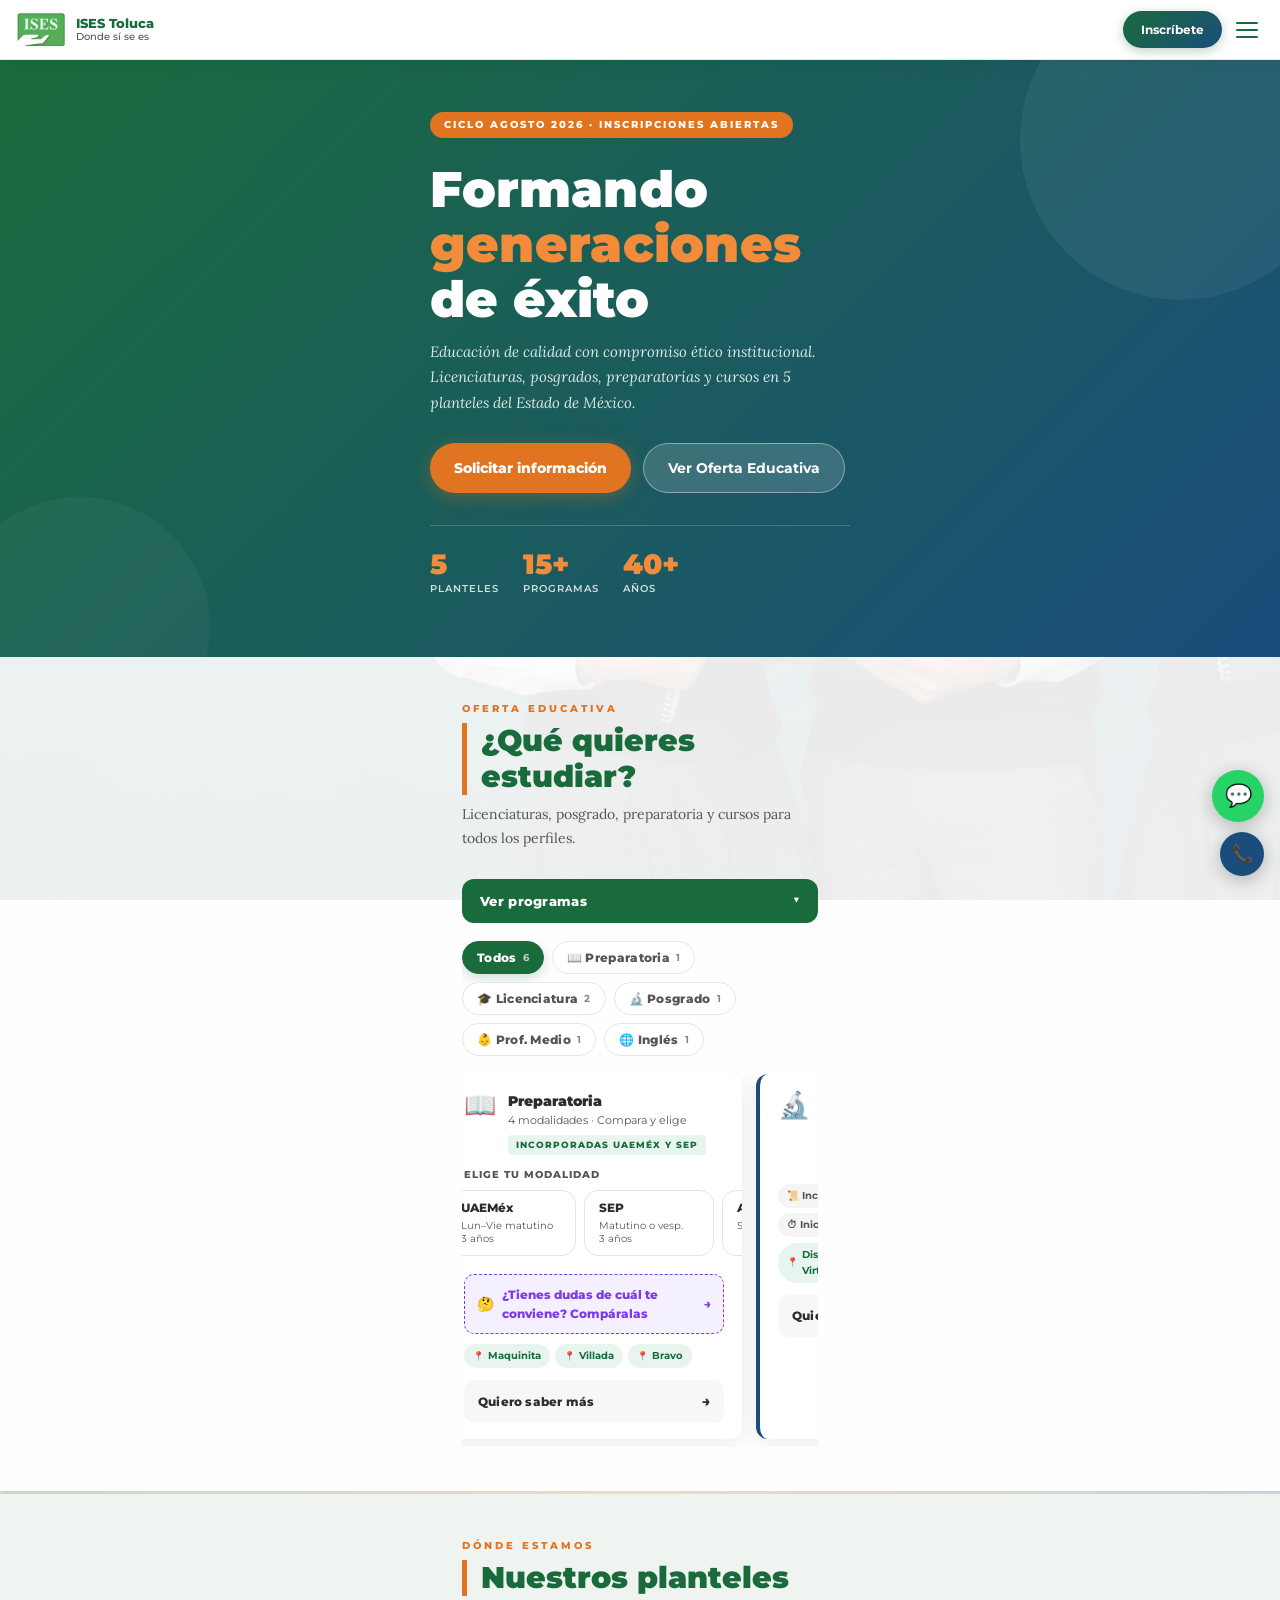
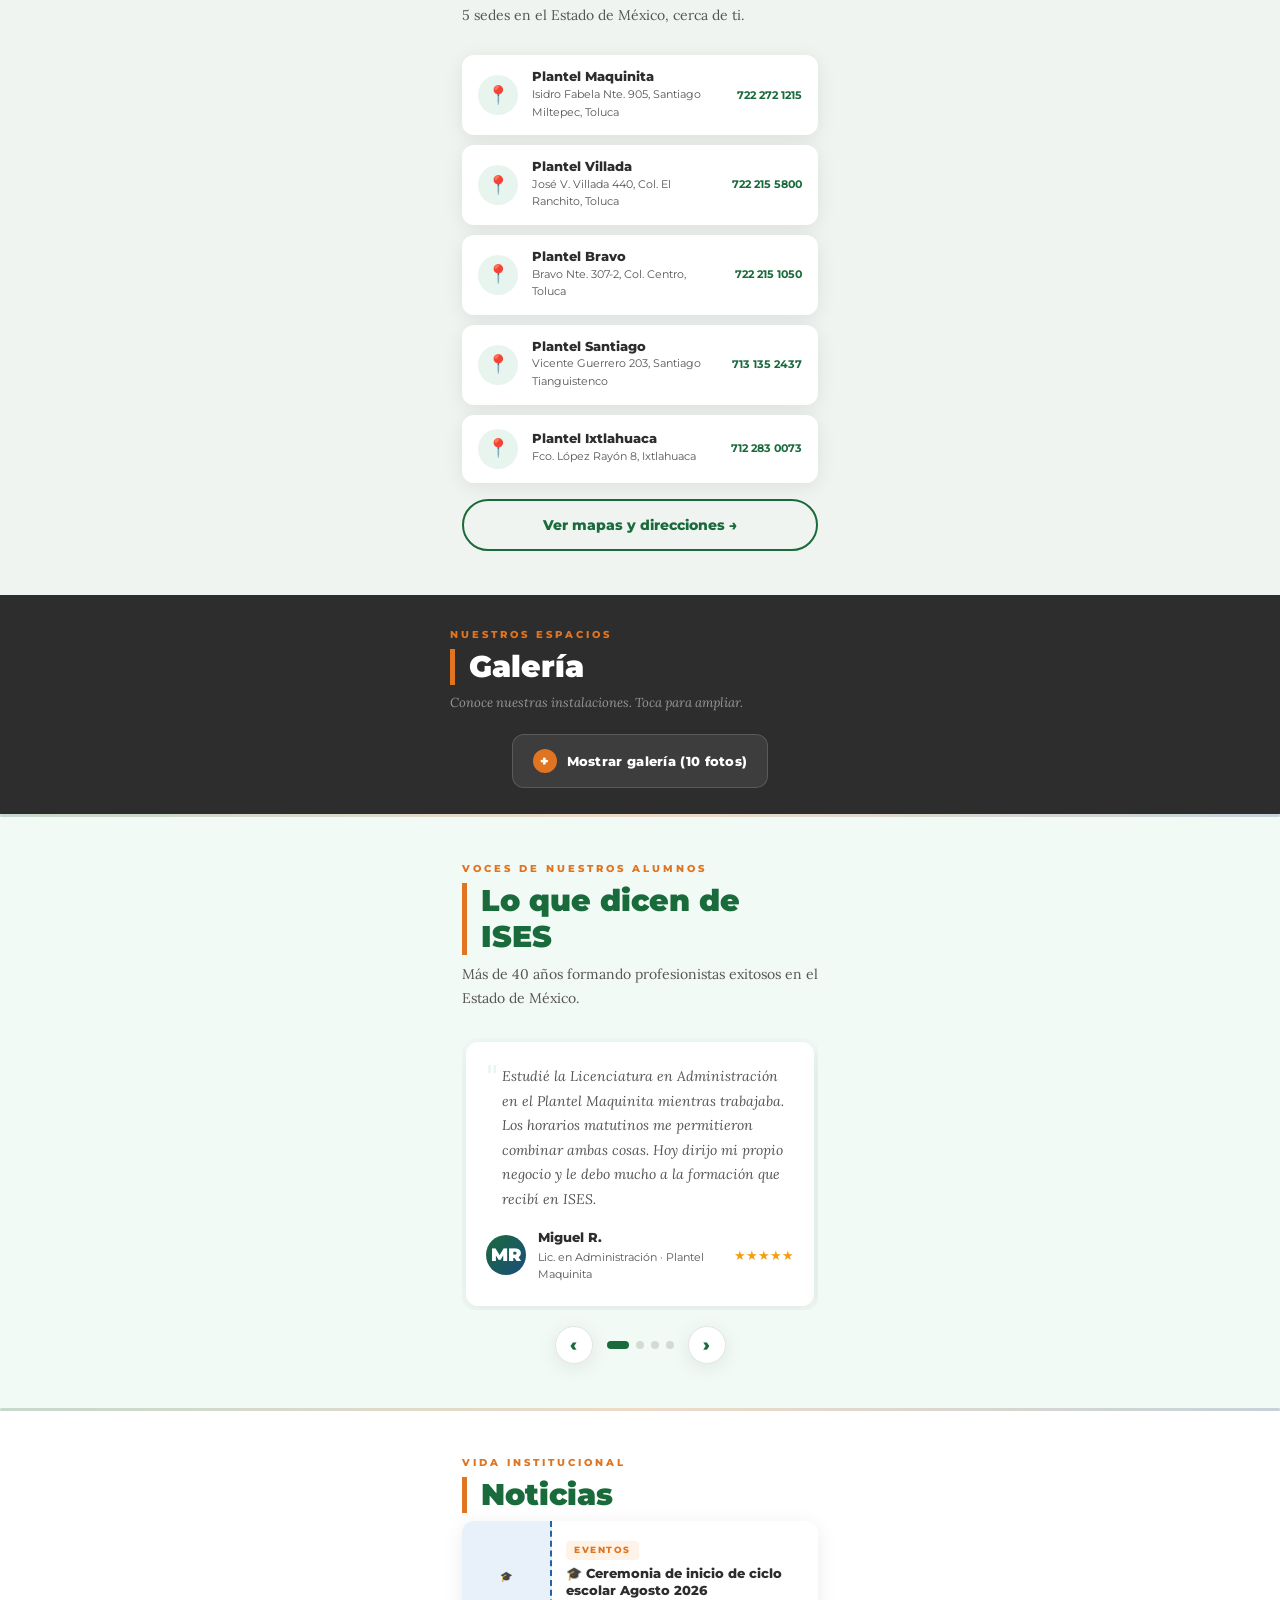
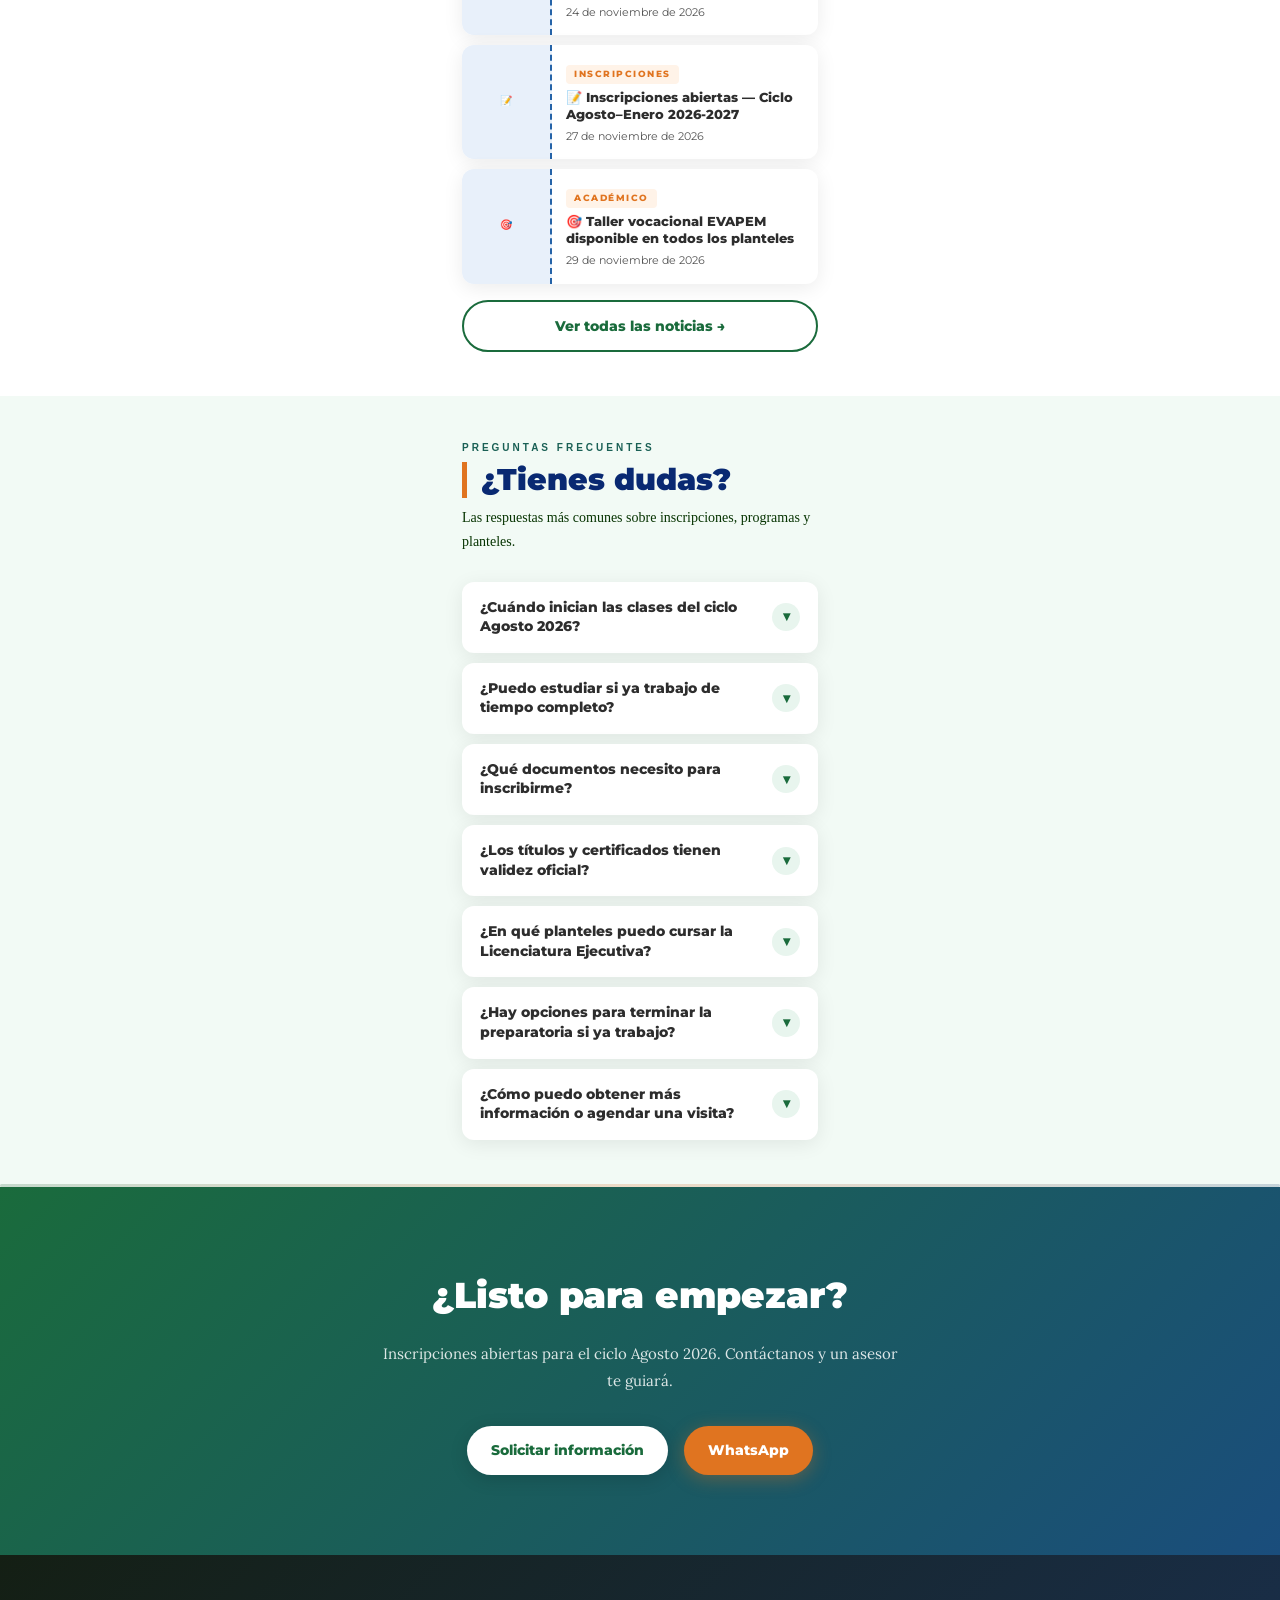
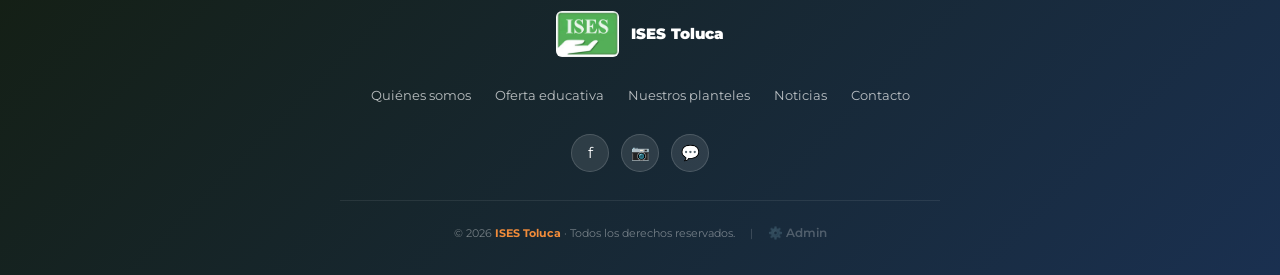
<file: index.html>
<!DOCTYPE html>
<html lang="es">
<head>
<meta charset="UTF-8">
<meta name="viewport" content="width=device-width, initial-scale=1.0">
<title>ISES Toluca</title>
<meta name="description" content="ISES Toluca ofrece licenciaturas, posgrados, preparatorias y cursos en 5 planteles del Estado de México. Inscripciones abiertas ciclo Agosto 2026.">
<link rel="stylesheet" href="shared.css">
<style>
.hero { background: var(--grad); color: #fff; padding: 52px 20px 60px; position: relative; overflow: hidden; min-height: 440px; display: flex; align-items: center; }
.hero::before { content:''; position:absolute; top:-80px; right:-60px; width:320px; height:320px; border-radius:50%; background:rgba(255,255,255,0.06); }
.hero::after { content:''; position:absolute; bottom:-100px; left:-50px; width:260px; height:260px; border-radius:50%; background:rgba(255,255,255,0.04); }
.hero-inner { position:relative; z-index:1; max-width:420px; margin:0 auto; width:100%; }
.hero-badge { display:inline-block; background:var(--naranja); color:#fff; font-size:10px; font-weight:800; letter-spacing:2px; text-transform:uppercase; padding:5px 14px; border-radius:20px; margin-bottom:16px; }
.hero h1 { font-size:clamp(28px,8vw,50px); font-weight:900; line-height:1.1; margin-bottom:12px; }
.hero h1 span { color:var(--naranja-med); }
.hero p { font-family:'Lora',serif; font-style:italic; font-size:15px; color:rgba(255,255,255,0.85); margin-bottom:28px; line-height:1.7; }
.hero-btns { display:flex; flex-wrap:wrap; gap:12px; margin-bottom:32px; }
.btn-secondary { background:rgba(255,255,255,0.15); color:#fff; border:1.5px solid rgba(255,255,255,0.4); border-radius:999px; padding:13px 24px; font-size:14px; font-weight:700; backdrop-filter:blur(4px); transition:.2s; }
.btn-secondary:hover { background:rgba(255,255,255,0.25); }
.hero-stats { display:flex; gap:24px; padding-top:24px; border-top:1px solid rgba(255,255,255,0.2); }
.hero-stat-num { font-size:28px; font-weight:900; color:var(--naranja-med); line-height:1; }
.hero-stat-lbl { font-size:10px; font-weight:600; opacity:.8; text-transform:uppercase; letter-spacing:1px; margin-top:3px; }

/* PROGRAMAS PREVIEW — TARJETAS COMPLETAS */
.section-full#programas {
  position: relative;
  background-image: url('hero-students.jpg');
  background-size: cover;
  background-position: center;
  background-attachment: fixed;
}
.section-full#programas::before {
  content: '';
  position: absolute;
  inset: 0;
  background: #fff;
  opacity: 0.92;
  z-index: 0;
}
.section-full#programas .section {
  position: relative;
  z-index: 1;
}
.programas-toggle {
  display:flex; align-items:center; justify-content:space-between; gap:12px;
  width:100%; max-width:420px; margin:0 auto 18px;
  padding:14px 18px; background:var(--verde); border:none; border-radius:var(--radio);
  color:#fff; font-size:13px; font-weight:800; letter-spacing:.3px;
  font-family:'Montserrat',sans-serif; cursor:pointer; transition:.2s;
  -webkit-tap-highlight-color:transparent;
}
.programas-toggle:hover { background:var(--verde-med); }
.programas-toggle-icon {
  display:inline-flex; align-items:center; justify-content:center;
  font-size:12px; font-weight:900; transition:transform .3s ease;
}
.programas-toggle[aria-expanded="true"] .programas-toggle-icon { transform:rotate(180deg); }

.programas-collapsible {
  max-height:0; overflow:hidden;
  transition:max-height .4s cubic-bezier(.4,0,.2,1), opacity .4s ease;
  opacity:0;
}
.programas-collapsible.open {
  max-height:2000px;
  opacity:1;
}

.prog-carousel-wrap {
  overflow-x:auto; scroll-snap-type:x mandatory;
  -webkit-overflow-scrolling:touch; margin:0 -20px; padding:0 20px;
}
.prog-preview-grid { display:flex; flex-direction:row; gap:14px; padding-bottom:8px; }

/* FILTRO POR NIVEL */
.nivel-filter { display:flex; flex-wrap:wrap; gap:8px; margin-bottom:18px; }
.nivel-chip {
  display:inline-flex; align-items:center; gap:6px;
  background:#fff; border:1.5px solid #e5e5e5; color:var(--gris-med);
  font-size:12px; font-weight:800; letter-spacing:.3px;
  padding:8px 14px; border-radius:999px; cursor:pointer;
  transition:.2s; -webkit-tap-highlight-color:transparent;
  font-family:'Montserrat',sans-serif;
}
.nivel-chip:hover { border-color:var(--verde); color:var(--verde); }
.nivel-chip.active { background:var(--verde); border-color:var(--verde); color:#fff; box-shadow:0 4px 12px rgba(26,96,85,.2); }
.nivel-chip-count { font-size:10px; opacity:.7; font-weight:700; }
.prog-preview-card.is-hidden { display:none !important; }

/* SABER MÁS botón */
.prog-saber-mas {
  display:flex; align-items:center; justify-content:space-between; gap:8px;
  margin-top:12px; padding:10px 14px;
  background:#f7f7f5; border-radius:10px;
  font-size:12px; font-weight:800; color:var(--gris-dark);
  letter-spacing:.2px; transition:.2s;
  font-family:'Montserrat',sans-serif;
}
.prog-saber-mas:hover { background:var(--verde); color:#fff; }
.prog-saber-mas .arrow { font-size:14px; transition:transform .2s; }
.prog-saber-mas:hover .arrow { transform:translateX(4px); }
.prog-preview-card.azul .prog-saber-mas:hover { background:var(--azul); }
.prog-preview-card.naranja .prog-saber-mas:hover { background:var(--naranja); }
.prog-preview-card.morado .prog-saber-mas:hover { background:#7c3aed; }

/* GALERÍA COLAPSABLE */
.galeria-toggle {
  display:flex; align-items:center; justify-content:center; gap:10px;
  max-width:420px; margin:0 auto 18px; padding:14px 20px;
  background:rgba(255,255,255,0.08); border:1px solid rgba(255,255,255,0.15);
  color:#fff; border-radius:var(--radio); cursor:pointer;
  font-size:13px; font-weight:800; letter-spacing:.3px;
  font-family:'Montserrat',sans-serif; transition:.2s;
  -webkit-tap-highlight-color:transparent;
}
.galeria-toggle:hover { background:rgba(255,255,255,0.14); }
.galeria-toggle-icon {
  display:inline-flex; align-items:center; justify-content:center;
  width:24px; height:24px; border-radius:50%;
  background:var(--naranja); color:#fff; font-size:14px; font-weight:900;
  transition:transform .3s ease;
}
.galeria-toggle.open .galeria-toggle-icon { transform:rotate(45deg); }
.galeria-collapsible {
  max-height:0; overflow:hidden;
  transition:max-height .5s cubic-bezier(.4,0,.2,1);
}
.galeria-collapsible.open { max-height:3000px; }
.prog-preview-card {
  background:#fff; border-radius:var(--radio); box-shadow:var(--sombra);
  padding:18px 18px 16px; transition:.2s; border-left:4px solid var(--verde);
  display:block; flex:0 0 min(100%, 300px); min-width:280px;
  scroll-snap-align:start; box-sizing:border-box;
}
.prog-preview-card:hover { transform:translateY(-3px); box-shadow:var(--sombra-hover); }
.prog-preview-card.azul { border-left-color:var(--azul); }
.prog-preview-card.naranja { border-left-color:var(--naranja); }
.prog-preview-card.morado { border-left-color:#7c3aed; }
.prog-preview-head { display:flex; align-items:flex-start; gap:12px; margin-bottom:10px; }
.prog-preview-icon { font-size:26px; flex-shrink:0; line-height:1; }
.prog-preview-titles { flex:1; min-width:0; }
.prog-preview-name { font-size:14px; font-weight:900; color:var(--gris-dark); line-height:1.3; }
.prog-preview-meta { font-size:11px; color:var(--gris-med); margin-top:2px; }
.prog-preview-rvoe { display:inline-block; font-size:9px; font-weight:800; letter-spacing:1px; text-transform:uppercase; padding:3px 8px; border-radius:4px; background:var(--verde-light); color:var(--verde); margin-top:5px; }
.prog-preview-rvoe.azul { background:var(--azul-light); color:var(--azul); }
.prog-preview-rvoe.naranja { background:var(--naranja-light); color:var(--naranja); }
.prog-preview-chips { display:flex; flex-wrap:wrap; gap:5px; margin-top:8px; }
.prog-preview-chip { display:inline-flex; align-items:center; gap:4px; background:#f5f5f5; color:var(--gris-med); font-size:10px; font-weight:700; padding:4px 9px; border-radius:999px; }
.prog-preview-chip.plantel { background:var(--verde-light); color:var(--verde); }
.prog-preview-chip.plantel::before { content:'📍'; font-size:9px; }

/* CHIPS DE OFERTA (sub-programas dentro de una tarjeta) */
.prog-offer-label { font-size:10px; font-weight:800; letter-spacing:1px; text-transform:uppercase; color:var(--gris-med); margin-top:12px; margin-bottom:7px; }
.prog-offer-gallery {
  display:flex; gap:8px; overflow-x:auto; padding-bottom:6px; margin:0 -18px; padding-left:18px; padding-right:18px;
  scroll-snap-type:x mandatory; -webkit-overflow-scrolling:touch;
}
.prog-offer-gallery::-webkit-scrollbar { height:4px; }
.prog-offer-gallery::-webkit-scrollbar-thumb { background:#e5e5e5; border-radius:4px; }
.prog-offer-chip {
  flex:0 0 auto; scroll-snap-align:start;
  background:#fff; border:1.5px solid #e5e5e5; border-radius:14px;
  padding:10px 14px; min-width:130px; transition:.2s; text-align:left;
}
.prog-offer-chip:hover { border-color:var(--verde); transform:translateY(-2px); box-shadow:0 4px 12px rgba(0,0,0,.06); }
.prog-offer-chip.morado:hover { border-color:#7c3aed; }
.prog-offer-chip.naranja:hover { border-color:var(--naranja); }
.prog-offer-chip-name { font-size:12px; font-weight:800; color:var(--gris-dark); line-height:1.2; }
.prog-offer-chip-meta { font-size:10px; color:var(--gris-med); margin-top:3px; line-height:1.3; }
.prog-offer-chip-badge { display:inline-block; font-size:8px; font-weight:800; letter-spacing:.5px; text-transform:uppercase; padding:2px 6px; border-radius:3px; background:var(--naranja-light); color:var(--naranja); margin-top:5px; }

.prog-help-btn {
  display:flex; align-items:center; gap:8px; margin-top:12px;
  background:#f5f0ff; color:#7c3aed; border:1.5px dashed #7c3aed;
  border-radius:10px; padding:10px 12px; font-size:12px; font-weight:800; transition:.2s;
}
.prog-help-btn:hover { background:#7c3aed; color:#fff; }
.prog-help-btn-icon { font-size:14px; }
.prog-help-btn-arrow { margin-left:auto; }
.prog-preview-more {
  background:var(--verde-light); border-radius:var(--radio); padding:14px;
  text-align:center; font-size:13px; font-weight:800; color:var(--verde);
  transition:.2s; display:block; flex:0 0 min(100%, 300px); min-width:280px;
  scroll-snap-align:start; box-sizing:border-box;
}
.prog-preview-more:hover { background:var(--verde); color:#fff; }

/* PLANTELES PREVIEW */
.plantel-list { display:flex; flex-direction:column; gap:10px; }
.plantel-item { background:#fff; border-radius:var(--radio); box-shadow:var(--sombra); padding:14px 16px; display:flex; align-items:center; gap:14px; transition:.2s; }
.plantel-item:hover { transform:translateX(4px); box-shadow:var(--sombra-hover); }
.plantel-dot { width:40px; height:40px; border-radius:50%; background:var(--verde-light); display:flex; align-items:center; justify-content:center; font-size:18px; flex-shrink:0; }
.plantel-name { font-size:13px; font-weight:800; color:var(--gris-dark); line-height:1.2; }
.plantel-addr { font-size:11px; color:var(--gris-med); margin-top:1px; }
.plantel-tel { margin-left:auto; font-size:11px; font-weight:700; color:var(--verde); white-space:nowrap; }

/* NOTICIAS PREVIEW */
.noticia-preview { background:#fff; border-radius:var(--radio); box-shadow:var(--sombra); overflow:hidden; display:flex; gap:0; }
.noticia-preview-img { width:90px; flex-shrink:0; background:var(--azul-light); display:flex; align-items:center; justify-content:center; font-family:'Courier New',monospace; font-size:10px; color:var(--azul); text-align:center; padding:8px; border-right:2px dashed var(--azul-med); }
.noticia-preview-body { padding:14px; }
.noticia-tag { display:inline-block; background:var(--naranja-light); color:var(--naranja); font-size:9px; font-weight:800; letter-spacing:1.5px; text-transform:uppercase; padding:2px 8px; border-radius:4px; margin-bottom:5px; }
.noticia-title { font-size:13px; font-weight:800; color:var(--gris-dark); line-height:1.35; margin-bottom:4px; }
.noticia-fecha { font-size:11px; color:var(--gris-med); }
.noticias-list { display:flex; flex-direction:column; gap:10px; }

/* CTA SECTION */
.cta-section { background:var(--grad); padding:80px 20px; text-align:center; }
.cta-inner { max-width:520px; margin:0 auto; }
.cta-section h2 { font-size:clamp(24px,5vw,36px); font-weight:900; color:#fff; margin-bottom:16px; }
.cta-section p { font-family:'Lora',serif; font-size:15px; color:rgba(255,255,255,0.85); margin-bottom:32px; line-height:1.8; }
.cta-btns { display:flex; flex-wrap:wrap; gap:16px; justify-content:center; }
.btn-white { background:#fff; color:var(--verde); border-radius:999px; padding:13px 24px; font-size:14px; font-weight:800; box-shadow:0 4px 18px rgba(0,0,0,0.15); transition:.2s; }
.btn-white:hover { transform:translateY(-2px); }

/* ── GALERÍA ── */
.galeria-section { background: var(--gris-dark); overflow: hidden; }
.galeria-grid { display: grid; grid-template-columns: 1fr 1fr; gap: 3px; }
.galeria-cell {
  aspect-ratio: 1/1; background: #2a2a2a;
  display: flex; align-items: center; justify-content: center;
  font-family: 'Courier New', monospace; font-size: 10px; color: rgba(255,255,255,0.35);
  text-align: center; padding: 0; position: relative; overflow: hidden;
  cursor: pointer; transition: .2s;
}
.galeria-cell:hover { opacity: .9; }
.galeria-cell img { width: 100%; height: 100%; object-fit: cover; position: absolute; inset: 0; }
.galeria-cell.tall { grid-row: span 2; aspect-ratio: auto; }
.galeria-cell.wide { grid-column: span 2; aspect-ratio: 16/7; }
.galeria-cell img { position: absolute; inset: 0; width: 100%; height: 100%; object-fit: cover; }
.galeria-cell-label {
  position: absolute; bottom: 0; left: 0; right: 0;
  background: linear-gradient(transparent, rgba(0,0,0,0.7));
  color: #fff; font-family: 'Montserrat', sans-serif; font-size: 11px; font-weight: 700;
  padding: 20px 10px 10px; pointer-events: none;
}
.galeria-placeholder {
  display: flex; flex-direction: column; align-items: center; gap: 6px;
  color: rgba(255,255,255,0.3);
}
.galeria-placeholder span { font-size: 22px; }
.galeria-placeholder p { font-size: 10px; font-family: 'Montserrat', sans-serif; font-weight: 600; letter-spacing: .5px; text-align: center; }

/* ── TESTIMONIOS ── */
/* ── TESTIMONIOS ── */
.testimonios-section { background: var(--verde-pale); }

/* Carousel */
.test-carousel { position: relative; }
.test-track-wrap { overflow: hidden; border-radius: var(--radio); }
.test-track {
  display: flex;
  transition: transform .45s cubic-bezier(.4,.0,.2,1);
  will-change: transform;
}
.test-slide { flex: 0 0 100%; min-width: 0; padding: 4px; box-sizing: border-box; }

.test-card {
  background: #fff; border-radius: var(--radio); box-shadow: var(--sombra);
  padding: 22px 20px; position: relative; transition: .2s;
  height: 100%; box-sizing: border-box;
}
.test-card:hover { box-shadow: var(--sombra-hover); transform: translateY(-2px); }

.test-controls {
  display: flex; align-items: center; justify-content: center;
  gap: 14px; margin-top: 16px;
}
.test-arrow {
  width: 38px; height: 38px; border-radius: 50%;
  background: #fff; border: 1px solid #e5e5e5;
  color: var(--verde); font-size: 18px; font-weight: 900;
  display: flex; align-items: center; justify-content: center;
  cursor: pointer; transition: .2s; box-shadow: var(--sombra);
  -webkit-tap-highlight-color: transparent;
}
.test-arrow:hover { background: var(--verde); color: #fff; border-color: var(--verde); transform: translateY(-1px); }
.test-arrow:active { transform: translateY(0); }
.test-dots { display: flex; gap: 7px; align-items: center; }
.test-dot {
  width: 8px; height: 8px; border-radius: 50%;
  background: #d4dbd4; border: none; padding: 0; cursor: pointer;
  transition: .25s;
}
.test-dot.active { background: var(--verde); width: 22px; border-radius: 4px; }
.test-quote {
  font-family: 'Lora', serif; font-style: italic; font-size: 14px; color: var(--gris-med);
  line-height: 1.75; margin-bottom: 16px; position: relative; padding-left: 16px;
}
.test-quote::before {
  content: '"'; position: absolute; left: 0; top: -4px;
  font-size: 36px; color: var(--verde-light); font-style: normal; line-height: 1;
}
.test-author { display: flex; align-items: center; gap: 12px; }
.test-avatar {
  width: 40px; height: 40px; border-radius: 50%; flex-shrink: 0;
  display: flex; align-items: center; justify-content: center;
  font-size: 18px; font-weight: 900; color: #fff;
}
.test-avatar.v { background: var(--grad); }
.test-avatar.n { background: linear-gradient(135deg, var(--naranja), #f28c3a); }
.test-avatar.a { background: linear-gradient(135deg, var(--azul), var(--azul-med)); }
.test-name { font-size: 13px; font-weight: 800; color: var(--gris-dark); }
.test-prog { font-size: 11px; color: var(--gris-med); margin-top: 1px; }
.test-stars { color: #f59e0b; font-size: 13px; margin-left: auto; }

/* ── ANIMACIONES SCROLL REVEAL ── */
.reveal {
  opacity: 0;
  transform: translateY(28px);
  transition: opacity .55s ease, transform .55s ease;
}
.reveal.visible {
  opacity: 1;
  transform: translateY(0);
}
.reveal-left {
  opacity: 0;
  transform: translateX(-28px);
  transition: opacity .55s ease, transform .55s ease;
}
.reveal-left.visible { opacity: 1; transform: translateX(0); }
.reveal-scale {
  opacity: 0;
  transform: scale(0.92);
  transition: opacity .5s ease, transform .5s ease;
}
.reveal-scale.visible { opacity: 1; transform: scale(1); }
.delay-1 { transition-delay: .08s; }
.delay-2 { transition-delay: .16s; }
.delay-3 { transition-delay: .24s; }
.delay-4 { transition-delay: .32s; }
.delay-5 { transition-delay: .40s; }

/* Contador animado */
.hero-stat-num { transition: opacity .4s; }

/* ── HERO ENTRANCE (al cargar) ── */
.hero-inner > * { transition: opacity .7s cubic-bezier(.2,.7,.2,1), transform .7s cubic-bezier(.2,.7,.2,1); }
.hero-inner.is-hidden > * { opacity: 0; transform: translateY(26px); }
.hero-inner .hero-badge { transition-delay: .05s; }
.hero-inner h1          { transition-delay: .16s; }
.hero-inner p           { transition-delay: .30s; }
.hero-inner .hero-btns  { transition-delay: .44s; }
.hero-inner .hero-stats { transition-delay: .58s; }

/* Brillo que cruza el badge */
.hero-badge { position: relative; overflow: hidden; }
.hero-badge::after {
  content:''; position:absolute; top:0; left:-60%; width:50%; height:100%;
  background: linear-gradient(100deg, transparent, rgba(255,255,255,.55), transparent);
  transform: skewX(-18deg);
  animation: badgeSheen 4.5s ease-in-out 1.2s infinite;
}
@keyframes badgeSheen { 0%,72%,100% { left:-60%; } 84% { left:130%; } }

/* Círculos decorativos del hero flotando */
@keyframes floatBlob {
  0%,100% { transform: translate(0,0) scale(1); }
  50%     { transform: translate(-16px,20px) scale(1.06); }
}
.hero::before { animation: floatBlob 9s ease-in-out infinite; }
.hero::after  { animation: floatBlob 12s ease-in-out infinite reverse; }

@media (prefers-reduced-motion: reduce) {
  .hero-inner.is-hidden > *, .hero::before, .hero::after,
  .hero-badge::after, .isela-avatar { animation: none; transition: none; opacity: 1; transform: none; }
}

/* ── FAQ ── */
.faq-section { background: var(--verde-pale); }
.faq-list { display: flex; flex-direction: column; gap: 10px; }
.faq-item {
  background: #fff;
  border-radius: var(--radio);
  box-shadow: var(--sombra);
  overflow: hidden;
  transition: box-shadow .2s;
}
.faq-item.open { box-shadow: var(--sombra-hover); }
.faq-q {
  width: 100%; display: flex; align-items: center; justify-content: space-between;
  gap: 12px; padding: 16px 18px;
  background: none; border: none; text-align: left;
  font-family: inherit; font-size: 14px; font-weight: 800; color: var(--gris-dark);
  cursor: pointer; transition: .15s; line-height: 1.4;
}
.faq-q:hover { background: var(--verde-pale); }
.faq-item.open .faq-q { color: var(--verde); }
.faq-chevron {
  width: 28px; height: 28px; border-radius: 50%; background: var(--verde-light);
  display: flex; align-items: center; justify-content: center;
  font-size: 14px; flex-shrink: 0; transition: transform .3s ease;
  color: var(--verde);
}
.faq-item.open .faq-chevron { transform: rotate(180deg); background: var(--verde); color: #fff; }
.faq-a {
  max-height: 0; overflow: hidden;
  transition: max-height .35s ease, padding .25s ease;
  font-size: 13.5px; color: var(--gris-med); line-height: 1.75;
  font-family: 'Lora', serif; padding: 0 18px;
}
.faq-item.open .faq-a { max-height: 400px; padding: 0 18px 18px; }
.faq-a strong { color: var(--verde); font-style: normal; }

</style>
</head>
<body class="page-body">

<!-- NAV -->
<nav class="nav">
  <a href="index.html" class="nav-logo">
    <img src="logo-ises.png" alt="ISES">
    <div class="nav-logo-text">ISES Toluca <span>Donde sí se es</span></div>
  </a>
  <div class="nav-actions">
    <a href="contacto.html" class="nav-cta">Inscríbete</a>
    <button class="nav-menu-btn" id="menuBtn"><span></span><span></span><span></span></button>
  </div>
</nav>
<div class="nav-drawer" id="navDrawer">
  <a href="index.html" class="active" onclick="closeMenu()"><span class="nav-icon">🏠</span> Inicio</a>
  <a href="nosotros.html" onclick="closeMenu()"><span class="nav-icon">🎓</span> Quiénes somos</a>
  <a href="oferta.html" onclick="closeMenu()"><span class="nav-icon">📚</span> Oferta educativa</a>
  <a href="prepas.html" onclick="closeMenu()"><span class="nav-icon">📖</span> Preparatoria — Compara</a>
  <a href="planteles.html" onclick="closeMenu()"><span class="nav-icon">📍</span> Nuestros planteles</a>
  <a href="faq.html" onclick="closeMenu()"><span class="nav-icon">❓</span> Preguntas frecuentes</a>
  <a href="contacto.html" onclick="closeMenu()"><span class="nav-icon">✉️</span> Contacto</a>

</div>

<!-- HERO -->
<section class="hero">
  <div class="hero-inner is-hidden">
    <div class="hero-badge">Ciclo Agosto 2026 · Inscripciones abiertas</div>
    <h1>Formando <span>generaciones</span> de éxito</h1>
    <p>Educación de calidad con compromiso ético institucional. Licenciaturas, posgrados, preparatorias y cursos en 5 planteles del Estado de México.</p>
    <div class="hero-btns">
      <a href="contacto.html" class="btn btn-primary">Solicitar información</a>
      <a href="#programas" class="btn-secondary btn">Ver Oferta Educativa</a>
    </div>
    <div class="hero-stats">
      <div class="hero-stat"><div class="hero-stat-num">5</div><div class="hero-stat-lbl">Planteles</div></div>
      <div class="hero-stat"><div class="hero-stat-num">15+</div><div class="hero-stat-lbl">Programas</div></div>
      <div class="hero-stat"><div class="hero-stat-num">40+</div><div class="hero-stat-lbl">Años</div></div>
    </div>
  </div>
</section>



<!-- PROGRAMAS PREVIEW (FIRST FOLD) -->
<section class="section-full" id="programas">
  <div class="section">
    <p class="section-label reveal">Oferta Educativa</p>
    <h2 class="section-title reveal">¿Qué quieres estudiar?</h2>
    <p class="section-sub reveal">Licenciaturas, posgrado, preparatoria y cursos para todos los perfiles.</p>

    <button class="programas-toggle" id="programasToggle" type="button" aria-expanded="true" aria-controls="programasCollapsible">
      <span class="programas-toggle-label">Ver programas</span>
      <span class="programas-toggle-icon">▲</span>
    </button>

    <div class="programas-collapsible open" id="programasCollapsible">
      <div class="nivel-filter reveal" id="nivelFilter" role="tablist" aria-label="Filtrar por nivel educativo">
        <button class="nivel-chip active" data-nivel="todos" type="button">Todos <span class="nivel-chip-count">6</span></button>
        <button class="nivel-chip" data-nivel="preparatoria" type="button">📖 Preparatoria</button>
        <button class="nivel-chip" data-nivel="licenciatura" type="button">🎓 Licenciatura</button>
        <button class="nivel-chip" data-nivel="posgrado" type="button">🔬 Posgrado</button>
        <button class="nivel-chip" data-nivel="profesional" type="button">👶 Prof. Medio</button>
        <button class="nivel-chip" data-nivel="curso" type="button">🌐 Inglés</button>
      </div>

      <div class="prog-carousel-wrap">
        <div class="prog-preview-grid" id="progGrid">

      <div class="prog-preview-card morado reveal" data-nivel="preparatoria">
        <a href="prepas.html" style="display:block;">
          <div class="prog-preview-head">
            <div class="prog-preview-icon">📖</div>
            <div class="prog-preview-titles">
              <div class="prog-preview-name">Preparatoria</div>
              <div class="prog-preview-meta">4 modalidades · Compara y elige</div>
              <span class="prog-preview-rvoe">Incorporadas UAEMéx y SEP</span>
            </div>
          </div>
        </a>
        <div class="prog-offer-label">Elige tu modalidad</div>
        <div class="prog-offer-gallery">
          <a href="prepas.html#uaemex" class="prog-offer-chip morado">
            <div class="prog-offer-chip-name">UAEMéx</div>
            <div class="prog-offer-chip-meta">Lun–Vie matutino<br>3 años</div>
          </a>
          <a href="prepas.html#sep" class="prog-offer-chip morado">
            <div class="prog-offer-chip-name">SEP</div>
            <div class="prog-offer-chip-meta">Matutino o vesp.<br>3 años</div>
          </a>
          <a href="prepas.html#abierta" class="prog-offer-chip morado">
            <div class="prog-offer-chip-name">Abierta SEP</div>
            <div class="prog-offer-chip-meta">Sábados · sin límite de edad</div>
          </a>
          <a href="prepas.html#ceneval" class="prog-offer-chip morado">
            <div class="prog-offer-chip-name">CENEVAL</div>
            <div class="prog-offer-chip-meta">10 sesiones<br>Certificación rápida</div>
          </a>
        </div>
        <a href="prepas.html" class="prog-help-btn">
          <span class="prog-help-btn-icon">🤔</span>
          <span>¿Tienes dudas de cuál te conviene? Compáralas</span>
          <span class="prog-help-btn-arrow">→</span>
        </a>
        <div class="prog-preview-chips" style="margin-top:10px;">
          <span class="prog-preview-chip plantel">Maquinita</span>
          <span class="prog-preview-chip plantel">Villada</span>
          <span class="prog-preview-chip plantel">Bravo</span>
        </div>
        <a href="prepas.html" class="prog-saber-mas"><span>Quiero saber más</span><span class="arrow">→</span></a>
      </div>

      <a href="oferta.html#posgrado" class="prog-preview-card azul reveal" data-nivel="posgrado">
        <div class="prog-preview-head">
          <div class="prog-preview-icon">🔬</div>
          <div class="prog-preview-titles">
            <div class="prog-preview-name">Maestría en Docencia en Educación Media Superior</div>
            <div class="prog-preview-meta">Posgrado · 22 meses · 100% Virtual</div>
            <span class="prog-preview-rvoe azul">RVOE SEP 20130146</span>
          </div>
        </div>
        <div class="prog-preview-chips">
          <span class="prog-preview-chip">📜 Incluye titulación</span>
          <span class="prog-preview-chip">🎁 34% de beca</span>
          <span class="prog-preview-chip">⏱ Inicio: 8 sep</span>
        </div>
        <div class="prog-preview-chips" style="margin-top:6px;">
          <span class="prog-preview-chip plantel">Disponible desde los 5 planteles · 100% Virtual</span>
        </div>
        <span class="prog-saber-mas"><span>Quiero saber más</span><span class="arrow">→</span></span>
      </a>

      <div class="prog-preview-card reveal delay-1" data-nivel="licenciatura">
        <a href="oferta.html#licenciaturas" style="display:block;">
          <div class="prog-preview-head">
            <div class="prog-preview-icon">🎓</div>
            <div class="prog-preview-titles">
              <div class="prog-preview-name">Licenciaturas Escolarizadas</div>
              <div class="prog-preview-meta">4½ años · Lun–Vie matutino</div>
              <span class="prog-preview-rvoe">UAEMéx 216, 217 · RVOE SEP</span>
            </div>
          </div>
        </a>
        <div class="prog-offer-label">Carreras</div>
        <div class="prog-offer-gallery">
          <a href="oferta.html#licenciaturas" class="prog-offer-chip">
            <div class="prog-offer-chip-name">Administración</div>
            <div class="prog-offer-chip-meta">Incorporada UAEMéx</div>
          </a>
          <a href="oferta.html#licenciaturas" class="prog-offer-chip">
            <div class="prog-offer-chip-name">Contaduría</div>
            <div class="prog-offer-chip-meta">Incorporada UAEMéx</div>
          </a>
          <a href="oferta.html#licenciaturas" class="prog-offer-chip">
            <div class="prog-offer-chip-name">Psicología</div>
            <div class="prog-offer-chip-meta">Incorporada UAEMéx</div>
          </a>
          <a href="oferta.html#licenciaturas" class="prog-offer-chip">
            <div class="prog-offer-chip-name">Pedagogía</div>
            <div class="prog-offer-chip-meta">Incorporada UAEMéx</div>
          </a>
          <a href="oferta.html#licenciaturas" class="prog-offer-chip">
            <div class="prog-offer-chip-name">Derecho</div>
            <div class="prog-offer-chip-meta">Incorporada SEP<br>(RVOE SEP)</div>
          </a>
        </div>
        <div class="prog-preview-chips" style="margin-top:10px;">
          <span class="prog-preview-chip plantel">Maquinita</span>
          <span class="prog-preview-chip plantel">Villada</span>
        </div>
        <a href="oferta.html#licenciaturas" class="prog-saber-mas"><span>Quiero saber más</span><span class="arrow">→</span></a>
      </div>

      <div class="prog-preview-card naranja reveal delay-2" data-nivel="licenciatura">
        <a href="oferta.html#ejecutivas" style="display:block;">
          <div class="prog-preview-head">
            <div class="prog-preview-icon">💼</div>
            <div class="prog-preview-titles">
              <div class="prog-preview-name">Licenciaturas Ejecutivas (Sabatinas)</div>
              <div class="prog-preview-meta">38 meses · Sábados 8:00–18:00</div>
              <span class="prog-preview-rvoe naranja">Incorporadas UAEMéx · RVOE SEP</span>
            </div>
          </div>
        </a>
        <div class="prog-offer-label">Carreras</div>
        <div class="prog-offer-gallery">
          <a href="oferta.html#ejecutivas" class="prog-offer-chip naranja">
            <div class="prog-offer-chip-name">Administración</div>
            <div class="prog-offer-chip-meta">Sabatina</div>
          </a>
          <a href="oferta.html#ejecutivas" class="prog-offer-chip naranja">
            <div class="prog-offer-chip-name">Psicología</div>
            <div class="prog-offer-chip-meta">Sabatina</div>
          </a>
          <a href="oferta.html#ejecutivas" class="prog-offer-chip naranja">
            <div class="prog-offer-chip-name">Pedagogía</div>
            <div class="prog-offer-chip-meta">Sabatina</div>
          </a>
          <a href="oferta.html#ejecutivas" class="prog-offer-chip naranja">
            <div class="prog-offer-chip-name">Recursos Humanos</div>
            <div class="prog-offer-chip-meta">Sabatina</div>
          </a>
        </div>
        <div class="prog-preview-chips" style="margin-top:10px;">
          <span class="prog-preview-chip plantel">Maquinita</span>
          <span class="prog-preview-chip plantel">Villada</span>
          <span class="prog-preview-chip plantel">Santiago</span>
          <span class="prog-preview-chip plantel">Ixtlahuaca</span>
        </div>
        <a href="oferta.html#ejecutivas" class="prog-saber-mas"><span>Quiero saber más</span><span class="arrow">→</span></a>
      </div>

      <a href="oferta.html#tab-brav" class="prog-preview-card naranja reveal delay-4" data-nivel="profesional">
        <div class="prog-preview-head">
          <div class="prog-preview-icon">👶</div>
          <div class="prog-preview-titles">
            <div class="prog-preview-name">Profesional Medio en Educación Preescolar</div>
            <div class="prog-preview-meta">2 años · Lun–Vie 9:00–12:30 · Obtiene Título</div>
            <span class="prog-preview-rvoe naranja">Incorporada SEP</span>
          </div>
        </div>
        <div class="prog-preview-chips">
          <span class="prog-preview-chip">📜 Título oficial</span>
          <span class="prog-preview-chip">⏱ Solo 2 años</span>
          <span class="prog-preview-chip">⏰ Inicio: 1 sep</span>
        </div>
        <div class="prog-preview-chips" style="margin-top:6px;">
          <span class="prog-preview-chip plantel">Bravo</span>
        </div>
        <span class="prog-saber-mas"><span>Quiero saber más</span><span class="arrow">→</span></span>
      </a>

      <div class="prog-preview-card reveal" data-nivel="curso">
        <a href="oferta.html#tab-maq" style="display:block;">
          <div class="prog-preview-head">
            <div class="prog-preview-icon">🌐</div>
            <div class="prog-preview-titles">
              <div class="prog-preview-name">Cursos de Inglés</div>
              <div class="prog-preview-meta">Sáb 9:00–14:00 · Constancia oficial</div>
              <span class="prog-preview-rvoe">Metodología CELe UAEMéx</span>
            </div>
          </div>
        </a>
        <div class="prog-offer-label">Elige tu nivel</div>
        <div class="prog-offer-gallery">
          <a href="oferta.html#tab-maq" class="prog-offer-chip">
            <div class="prog-offer-chip-name">Inglés desde 0</div>
            <div class="prog-offer-chip-meta">Propedéutico<br>Desde 15 años · sin base previa</div>
            <span class="prog-offer-chip-badge">Nuevo</span>
          </a>
          <a href="oferta.html#tab-maq" class="prog-offer-chip">
            <div class="prog-offer-chip-name">CELe Niños</div>
            <div class="prog-offer-chip-meta">Grupos por edad</div>
          </a>
          <a href="oferta.html#tab-maq" class="prog-offer-chip">
            <div class="prog-offer-chip-name">CELe Adolescentes</div>
            <div class="prog-offer-chip-meta">Niveles A1–B2</div>
          </a>
          <a href="oferta.html#tab-maq" class="prog-offer-chip">
            <div class="prog-offer-chip-name">CELe Adultos</div>
            <div class="prog-offer-chip-meta">5 habilidades</div>
          </a>
        </div>
        <div class="prog-preview-chips" style="margin-top:10px;">
          <span class="prog-preview-chip plantel">Maquinita</span>
          <span class="prog-preview-chip plantel">Villada</span>
        </div>
        <a href="oferta.html#tab-maq" class="prog-saber-mas"><span>Quiero saber más</span><span class="arrow">→</span></a>
      </div>

      <a href="oferta.html" class="prog-preview-more">Ver toda la Oferta Educativa →</a>
      </div>
    </div>
  </div>
</section>

<div class="sep"></div>

<!-- PLANTELES -->
<section class="section">
  <p class="section-label reveal">Dónde estamos</p>
  <h2 class="section-title reveal">Nuestros planteles</h2>
  <p class="section-sub reveal">5 sedes en el Estado de México, cerca de ti.</p>
  <div class="plantel-list">
    <a href="planteles.html#maquinita" class="plantel-item reveal-left">
      <div class="plantel-dot">📍</div>
      <div><div class="plantel-name">Plantel Maquinita</div><div class="plantel-addr">Isidro Fabela Nte. 905, Santiago Miltepec, Toluca</div></div>
      <div class="plantel-tel">722 272 1215</div>
    </a>
    <a href="planteles.html#villada" class="plantel-item reveal-left delay-1">
      <div class="plantel-dot">📍</div>
      <div><div class="plantel-name">Plantel Villada</div><div class="plantel-addr">José V. Villada 440, Col. El Ranchito, Toluca</div></div>
      <div class="plantel-tel">722 215 5800</div>
    </a>
    <a href="planteles.html#bravo" class="plantel-item reveal-left delay-2">
      <div class="plantel-dot">📍</div>
      <div><div class="plantel-name">Plantel Bravo</div><div class="plantel-addr">Bravo Nte. 307-2, Col. Centro, Toluca</div></div>
      <div class="plantel-tel">722 215 1050</div>
    </a>
    <a href="planteles.html#santiago" class="plantel-item reveal-left delay-3">
      <div class="plantel-dot">📍</div>
      <div><div class="plantel-name">Plantel Santiago</div><div class="plantel-addr">Vicente Guerrero 203, Santiago Tianguistenco</div></div>
      <div class="plantel-tel">713 135 2437</div>
    </a>
    <a href="planteles.html#ixtlahuaca" class="plantel-item reveal-left delay-4">
      <div class="plantel-dot">📍</div>
      <div><div class="plantel-name">Plantel Ixtlahuaca</div><div class="plantel-addr">Fco. López Rayón 8, Ixtlahuaca</div></div>
      <div class="plantel-tel">712 283 0073</div>
    </a>
  </div>
  <div style="margin-top:16px;"><a href="planteles.html" class="btn btn-outline btn-block">Ver mapas y direcciones →</a></div>
</section>

<!-- GALERÍA -->
<section class="galeria-section">
  <div style="max-width:420px;margin:0 auto;padding:32px 20px 8px;">
    <p class="section-label reveal" style="color:var(--naranja);">Nuestros espacios</p>
    <h2 class="section-title reveal" style="color:#fff;border-left-color:var(--naranja);">Galería</h2>
    <p style="font-size:13px;color:rgba(255,255,255,0.5);margin-bottom:20px;font-family:'Lora',serif;font-style:italic;">Conoce nuestras instalaciones. Toca para ampliar.</p>
    <button class="galeria-toggle" id="galeriaToggle" type="button" aria-expanded="false" aria-controls="galeriaCollapsible">
      <span class="galeria-toggle-icon">+</span>
      <span id="galeriaToggleLabel">Mostrar galería (10 fotos)</span>
    </button>
  </div>
  <div class="galeria-collapsible" id="galeriaCollapsible">
  <div class="galeria-grid" style="max-width:420px;margin:0 auto;">
    <div class="galeria-cell tall">
      <img src="maq-fachada.jpg" alt="Plantel Maquinita">
      <div class="galeria-cell-label">Plantel Maquinita</div>
    </div>
    <div class="galeria-cell">
      <img src="maq-aula.jpg" alt="Aulas modernas">
      <div class="galeria-cell-label">Aulas modernas</div>
    </div>
    <div class="galeria-cell">
      <img src="maq-biblioteca.jpg" alt="Biblioteca">
      <div class="galeria-cell-label">Biblioteca</div>
    </div>
    <div class="galeria-cell wide">
      <img src="maq-auditorio.jpg" alt="Auditorio">
      <div class="galeria-cell-label">Auditorio</div>
    </div>
    <div class="galeria-cell">
      <img src="maq-laboratorio.jpg" alt="Laboratorio">
      <div class="galeria-cell-label">Laboratorio</div>
    </div>
    <div class="galeria-cell">
      <img src="bravo-sala-computo.jpg" alt="Centro de cómputo">
      <div class="galeria-cell-label">Centro de cómputo</div>
    </div>
    <div class="galeria-cell wide">
      <img src="villada-entrada.jpg" alt="Plantel Villada">
      <div class="galeria-cell-label">Plantel Villada</div>
    </div>
    <div class="galeria-cell">
      <img src="maq-patio.jpg" alt="Patio y áreas comunes">
      <div class="galeria-cell-label">Áreas comunes</div>
    </div>
    <div class="galeria-cell">
      <img src="villada-laboratorio.jpg" alt="Laboratorio">
      <div class="galeria-cell-label">Espacios académicos</div>
    </div>
  </div>
  <div style="text-align:center;padding:20px 20px 32px;">
    <p style="font-size:11px;color:rgba(255,255,255,0.3);">Las fotos se agregarán próximamente · Contáctanos para más información</p>
  </div>
  </div>
</section>

<div class="sep"></div>

<!-- TESTIMONIOS -->
<section class="testimonios-section section-full">
  <div class="section">
    <p class="section-label reveal">Voces de nuestros alumnos</p>
    <h2 class="section-title reveal">Lo que dicen de ISES</h2>
    <p class="section-sub reveal">Más de 40 años formando profesionistas exitosos en el Estado de México.</p>

    <div class="test-carousel reveal" id="testCarousel">
      <div class="test-track-wrap">
        <div class="test-track" id="testTrack">

          <div class="test-slide">
            <div class="test-card">
              <div class="test-quote">Estudié la Licenciatura en Administración en el Plantel Maquinita mientras trabajaba. Los horarios matutinos me permitieron combinar ambas cosas. Hoy dirijo mi propio negocio y le debo mucho a la formación que recibí en ISES.</div>
              <div class="test-author">
                <div class="test-avatar v">MR</div>
                <div><div class="test-name">Miguel R.</div><div class="test-prog">Lic. en Administración · Plantel Maquinita</div></div>
                <div class="test-stars">★★★★★</div>
              </div>
            </div>
          </div>

          <div class="test-slide">
            <div class="test-card">
              <div class="test-quote">La Licenciatura Ejecutiva en Psicología fue perfecta para mí. Solo los sábados, con maestros excelentes y grupos pequeños. En 38 meses logré titularme sin dejar mi trabajo en el sector salud.</div>
              <div class="test-author">
                <div class="test-avatar n">AL</div>
                <div><div class="test-name">Ana L.</div><div class="test-prog">Lic. Ejecutiva en Psicología · Plantel Villada</div></div>
                <div class="test-stars">★★★★★</div>
              </div>
            </div>
          </div>

          <div class="test-slide">
            <div class="test-card">
              <div class="test-quote">Hice la Preparatoria Abierta en el Plantel Bravo a los 32 años. Sin límite de edad, a mi ritmo y con clase real. Fue la mejor decisión que tomé. Ahora estoy estudiando una licenciatura.</div>
              <div class="test-author">
                <div class="test-avatar a">JM</div>
                <div><div class="test-name">Jorge M.</div><div class="test-prog">Preparatoria Abierta · Plantel Bravo</div></div>
                <div class="test-stars">★★★★★</div>
              </div>
            </div>
          </div>

          <div class="test-slide">
            <div class="test-card">
              <div class="test-quote">La Maestría en Docencia es 100% en línea con horario flexible. Puedo estudiar desde casa, los profesores son muy preparados y el programa incluye la titulación. Totalmente recomendable para docentes que quieren crecer.</div>
              <div class="test-author">
                <div class="test-avatar v">CP</div>
                <div><div class="test-name">Carmen P.</div><div class="test-prog">Maestría en Docencia · Plantel Villada</div></div>
                <div class="test-stars">★★★★★</div>
              </div>
            </div>
          </div>

        </div>
      </div>

      <div class="test-controls">
        <button class="test-arrow" id="testPrev" aria-label="Anterior">‹</button>
        <div class="test-dots" id="testDots"></div>
        <button class="test-arrow" id="testNext" aria-label="Siguiente">›</button>
      </div>
    </div>
  </div>
</section>

<script>
// PROGRAMAS TOGGLE
(function(){
  var toggle = document.getElementById('programasToggle');
  var collapsible = document.getElementById('programasCollapsible');
  
  if(toggle && collapsible){
    toggle.addEventListener('click', function(){
      var isOpen = toggle.getAttribute('aria-expanded') === 'true';
      toggle.setAttribute('aria-expanded', !isOpen);
      collapsible.classList.toggle('open');
    });
  }
})();

(function(){
  var track = document.getElementById('testTrack');
  if(!track) return;
  var slides = track.querySelectorAll('.test-slide');
  var total = slides.length;
  var idx = 0;
  var dotsWrap = document.getElementById('testDots');
  var prevBtn = document.getElementById('testPrev');
  var nextBtn = document.getElementById('testNext');
  var autoplay;

  // build dots
  for(var i=0;i<total;i++){
    var d = document.createElement('button');
    d.className = 'test-dot' + (i===0?' active':'');
    d.setAttribute('aria-label','Ir a reseña '+(i+1));
    (function(n){ d.addEventListener('click', function(){ go(n); reset(); }); })(i);
    dotsWrap.appendChild(d);
  }

  function go(n){
    idx = (n + total) % total;
    track.style.transform = 'translateX(-' + (idx*100) + '%)';
    var dots = dotsWrap.querySelectorAll('.test-dot');
    for(var i=0;i<dots.length;i++) dots[i].classList.toggle('active', i===idx);
  }
  function next(){ go(idx+1); }
  function prev(){ go(idx-1); }
  function reset(){ clearInterval(autoplay); autoplay = setInterval(next, 6000); }

  nextBtn.addEventListener('click', function(){ next(); reset(); });
  prevBtn.addEventListener('click', function(){ prev(); reset(); });

  // touch swipe
  var sx=0, dx=0, dragging=false;
  track.addEventListener('touchstart', function(e){ sx = e.touches[0].clientX; dx=0; dragging=true; }, {passive:true});
  track.addEventListener('touchmove',  function(e){ if(dragging) dx = e.touches[0].clientX - sx; }, {passive:true});
  track.addEventListener('touchend',   function(){
    if(!dragging) return; dragging=false;
    if(Math.abs(dx) > 40){ if(dx<0) next(); else prev(); reset(); }
  });

  // pause on hover
  var carousel = document.getElementById('testCarousel');
  carousel.addEventListener('mouseenter', function(){ clearInterval(autoplay); });
  carousel.addEventListener('mouseleave', reset);

  reset();
})();
</script>

<div class="sep"></div>

<!-- NOTICIAS -->
<section class="section-full">
  <div class="section">
    <p class="section-label reveal">Vida institucional</p>
    <h2 class="section-title reveal">Noticias</h2>
    <div class="noticias-list">
      <div id="noticiasPreview" class="noticias-list"></div>
    </div>
    <div style="margin-top:16px;"><a href="noticias.html" class="btn btn-outline btn-block">Ver todas las noticias →</a></div>
  </div>
</section>

<!-- FAQ -->
<section class="faq-section section-full" id="faq">
  <div class="section">
    <p class="section-label reveal" style="font-family: sans-serif; color: rgb(26, 96, 85)">Preguntas frecuentes</p>
    <h2 class="section-title reveal" style="color: rgb(9, 41, 114)">¿Tienes dudas?</h2>
    <p class="section-sub reveal" style="color: rgb(7, 52, 2); font-family: Lato">Las respuestas más comunes sobre inscripciones, programas y planteles.</p>
    <div class="faq-list">

      <div class="faq-item reveal">
        <button class="faq-q" onclick="toggleFaq(this)">
          ¿Cuándo inician las clases del ciclo Agosto 2026?
          <span class="faq-chevron">▾</span>
        </button>
        <div class="faq-a">Las clases del ciclo Agosto 2026 inician el <strong>lunes 4 de agosto de 2026</strong> para licenciaturas y preparatoria UAEMéx. Las licenciaturas ejecutivas y preparatoria SEP inician el <strong>sábado 30 de agosto</strong>. La maestría inicia el <strong>8 de septiembre</strong>.</div>
      </div>

      <div class="faq-item reveal delay-1">
        <button class="faq-q" onclick="toggleFaq(this)">
          ¿Puedo estudiar si ya trabajo de tiempo completo?
          <span class="faq-chevron">▾</span>
        </button>
        <div class="faq-a">¡Sí! Las <strong>Licenciaturas Ejecutivas</strong> están diseñadas exactamente para eso: se cursan <strong>solo los sábados de 8:00 a 18:00 hrs</strong> y duran 38 meses. Además, tus prácticas profesionales se liberan con tu empleo actual. La <strong>Maestría en Docencia</strong> es 100% virtual con horario flexible.</div>
      </div>

      <div class="faq-item reveal delay-2">
        <button class="faq-q" onclick="toggleFaq(this)">
          ¿Qué documentos necesito para inscribirme?
          <span class="faq-chevron">▾</span>
        </button>
        <div class="faq-a">Los documentos generales son: <strong>Acta de nacimiento certificada</strong>, <strong>CURP</strong>, <strong>Certificado del nivel anterior</strong> (secundaria o bachillerato según el programa) y <strong>4 fotografías infantil recientes en blanco y negro</strong>. Algunos programas requieren también certificado médico con tipo de sangre. Contáctanos para la lista exacta de tu programa.</div>
      </div>

      <div class="faq-item reveal delay-3">
        <button class="faq-q" onclick="toggleFaq(this)">
          ¿Los títulos y certificados tienen validez oficial?
          <span class="faq-chevron">▾</span>
        </button>
        <div class="faq-a">Sí. ISES está <strong>incorporado a la UAEMéx</strong> (Universidad Autónoma del Estado de México) y a la <strong>SEP</strong>. Todos los títulos, certificados y grados tienen validez oficial en todo el país y son reconocidos por instituciones públicas y privadas.</div>
      </div>

      <div class="faq-item reveal delay-4">
        <button class="faq-q" onclick="toggleFaq(this)">
          ¿En qué planteles puedo cursar la Licenciatura Ejecutiva?
          <span class="faq-chevron">▾</span>
        </button>
        <div class="faq-a"><strong>Plantel Maquinita:</strong> Administración y Derecho.<br><strong>Plantel Villada:</strong> Psicología, Pedagogía y Recursos Humanos.<br>Todas inician el sábado 30 de agosto de 2026 con horario de 8:00 a 18:00 hrs.</div>
      </div>

      <div class="faq-item reveal">
        <button class="faq-q" onclick="toggleFaq(this)">
          ¿Hay opciones para terminar la preparatoria si ya trabajo?
          <span class="faq-chevron">▾</span>
        </button>
        <div class="faq-a">Sí, tenemos dos opciones ideales: <strong>Preparatoria Abierta SEP</strong> (Plantel Bravo, sábados 8–16 hrs, sin límite de edad) donde tú decides el ritmo, y el <strong>Curso de Preparación CENEVAL</strong> (Plantel Villada, 10 sesiones en sábados y domingos) para obtener tu certificado rápidamente.</div>
      </div>

      <div class="faq-item reveal delay-1">
        <button class="faq-q" onclick="toggleFaq(this)">
          ¿Cómo puedo obtener más información o agendar una visita?
          <span class="faq-chevron">▾</span>
        </button>
        <div class="faq-a">Puedes contactarnos por <strong>WhatsApp al +52 722 675 3239</strong>, llamar directamente al plantel de tu preferencia, o llenar el formulario en nuestra página de <a href="contacto.html" style="color:var(--verde);font-weight:700;">Contacto</a>. Un asesor te responderá a la brevedad. También puedes usar <strong>ISELA</strong>, nuestra asistente de inteligencia artificial, para orientación vocacional personalizada.</div>
      </div>

    </div>


  </div>
</section>

<div class="sep"></div>

<!-- CTA -->
<div class="cta-section">
  <div class="cta-inner reveal-scale">
    <h2>¿Listo para empezar?</h2>
    <p>Inscripciones abiertas para el ciclo Agosto 2026. Contáctanos y un asesor te guiará.</p>
    <div class="cta-btns">
      <a href="contacto.html" class="btn-white">Solicitar información</a>
      <a href="https://wa.me/527226753239?text=Hola%20quiero%20informaci%C3%B3n%20sobre%20ISES%20Toluca" target="_blank" rel="noopener" class="btn btn-primary">WhatsApp</a>
    </div>
  </div>
</div>

<!-- FOOTER -->
<footer>
  <div class="footer-inner">
    <div class="footer-logo"><img src="logo-ises.png" alt="ISES"><div class="footer-logo-text">ISES Toluca</div></div>

    <div class="footer-nav">
      <a href="nosotros.html">Quiénes somos</a>
      <a href="oferta.html">Oferta educativa</a>
      <a href="planteles.html">Nuestros planteles</a>
      <a href="noticias.html">Noticias</a>
      <a href="contacto.html">Contacto</a>
    </div>
    <div class="footer-socials">
      <a href="#" class="footer-social">f</a>
      <a href="#" class="footer-social">📷</a>
      <a href="https://wa.me/527226753239" target="_blank" rel="noopener" class="footer-social">💬</a>
    </div>
    <div class="footer-copy">© 2026 <strong>ISES Toluca</strong> · Todos los derechos reservados. <span style="margin-left:12px; opacity:0.5;">|</span> <a href="#" onclick="document.getElementById('adminModal').style.display='flex'; return false;" style="margin-left:12px; font-size:12px; opacity:0.6; text-decoration:none; cursor:pointer; font-weight:600;">⚙️ Admin</a></div>
  </div>
</footer>

<!-- Modal Admin -->
<div id="adminModal" style="display:none; position:fixed; inset:0; background:rgba(0,0,0,0.5); z-index:9999; align-items:center; justify-content:center;">
  <div style="background:white; border-radius:12px; padding:40px; max-width:400px; width:90%; box-shadow:0 10px 40px rgba(0,0,0,0.3);">
    <h2 style="margin:0 0 20px 0; font-size:20px; font-weight:900; text-align:center;">Panel de Administración</h2>
    <p style="margin:0 0 24px 0; font-size:13px; color:#666; text-align:center;">Ingresa la contraseña para acceder</p>
    <input id="adminPassword" type="password" placeholder="Contraseña" style="width:100%; padding:12px; border:2px solid #e0e0e0; border-radius:6px; font-size:14px; box-sizing:border-box; margin-bottom:16px;">
    <button onclick="checkAdminPassword()" style="width:100%; padding:12px; background:#2a6fdb; color:white; border:none; border-radius:6px; font-size:14px; font-weight:800; cursor:pointer; margin-bottom:8px;">Acceder</button>
    <button onclick="document.getElementById('adminModal').style.display='none'" style="width:100%; padding:12px; background:#f0f4f0; color:#2a2a2a; border:none; border-radius:6px; font-size:14px; font-weight:700; cursor:pointer;">Cerrar</button>
  </div>
</div>

<script>
function checkAdminPassword() {
  const password = document.getElementById('adminPassword').value;
  // Contraseña: 'ises2026'
  if (password === 'ises2026') {
    sessionStorage.setItem('adminAuth', 'true');
    window.location.href = 'admin.html';
  } else {
    alert('Contraseña incorrecta');
    document.getElementById('adminPassword').value = '';
  }
}
document.getElementById('adminPassword').addEventListener('keypress', function(e) {
  if (e.key === 'Enter') checkAdminPassword();
});
</script>

<!-- FABs -->
<div class="fab-group">
  <div class="fab-wrap"><span class="fab-label">WhatsApp</span><a href="https://wa.me/527226753239" target="_blank" rel="noopener" class="fab fab-wa">💬</a></div>
  <div class="fab-wrap"><span class="fab-label">Llamar</span><a href="tel:7222721215" class="fab fab-sm fab-call">📞</a></div>
</div>

<script>
// ── NAV ──
const menuBtn = document.getElementById('menuBtn');
const navDrawer = document.getElementById('navDrawer');
menuBtn.addEventListener('click', () => { menuBtn.classList.toggle('open'); navDrawer.classList.toggle('open'); });
function closeMenu() { menuBtn.classList.remove('open'); navDrawer.classList.remove('open'); }
document.addEventListener('click', e => { if (!menuBtn.contains(e.target) && !navDrawer.contains(e.target)) closeMenu(); });

// ── HERO ENTRANCE ──
const heroInner = document.querySelector('.hero-inner');
if (heroInner) requestAnimationFrame(() => requestAnimationFrame(() => heroInner.classList.remove('is-hidden')));

// ── SCROLL REVEAL ──
const revealEls = document.querySelectorAll('.reveal, .reveal-left, .reveal-scale');
const revealObserver = new IntersectionObserver((entries) => {
  entries.forEach(entry => {
    if (entry.isIntersecting) {
      entry.target.classList.add('visible');
      revealObserver.unobserve(entry.target);
    }
  });
}, { threshold: 0.12, rootMargin: '0px 0px -40px 0px' });
revealEls.forEach(el => revealObserver.observe(el));

// ── CONTADORES HERO ──
function animateCounter(el, target, suffix) {
  let start = 0;
  const duration = 1200;
  const step = (timestamp) => {
    if (!start) start = timestamp;
    const progress = Math.min((timestamp - start) / duration, 1);
    const ease = 1 - Math.pow(1 - progress, 3);
    el.textContent = Math.floor(ease * target) + suffix;
    if (progress < 1) requestAnimationFrame(step);
  };
  requestAnimationFrame(step);
}
const statObserver = new IntersectionObserver((entries) => {
  entries.forEach(entry => {
    if (entry.isIntersecting) {
      const nums = entry.target.querySelectorAll('.hero-stat-num');
      const targets = [5, 15, 40];
      const suffixes = ['', '+', '+'];
      // Mostrar 0 mientras el bloque entra, y arrancar el conteo cuando ya es visible
      nums.forEach((el, i) => { el.textContent = '0' + suffixes[i]; });
      setTimeout(() => {
        nums.forEach((el, i) => animateCounter(el, targets[i], suffixes[i]));
      }, 750);
      statObserver.unobserve(entry.target);
    }
  });
}, { threshold: 0.3 });
const heroStats = document.querySelector('.hero-stats');
if (heroStats) statObserver.observe(heroStats);

// ── NOTICIAS HOME ──
function renderizarNoticiasHome() {
  const noticias = JSON.parse(localStorage.getItem('noticias')) || [];
  const hoy = new Date().toISOString().split('T')[0];
  const container = document.getElementById('noticiasPreview');
  
  if (!container) return;
  
  // Filtrar noticias activas (no ocultas, dentro del rango de fechas)
  const noticiasFiltradas = noticias.filter(noticia => {
    if (noticia.oculta) return false;
    if (noticia.fechaInicio && noticia.fechaInicio > hoy) return false;
    if (noticia.fechaFin && noticia.fechaFin < hoy) return false;
    return true;
  }).slice(0, 3); // Solo las 3 primeras

  if (noticiasFiltradas.length === 0) {
    container.innerHTML = '<p style="text-align:center; color:#999; padding:20px; grid-column:1/-1;">No hay noticias en este momento.</p>';
    return;
  }

  // Mapear etiquetas
  const mapaEtiquetas = {
    'Inscripciones': 'inscripcion',
    'Eventos': 'evento',
    'Noticias': '',
    'Becas': 'evento',
    'Programas': 'academico',
    'Promoción activa': 'evento',
    'Académico': 'academico',
    'Otro': ''
  };
  
  container.innerHTML = '';
  noticiasFiltradas.forEach(noticia => {
    const fecha = new Date(noticia.fechaCreacion).toLocaleDateString('es-ES', {
      year: 'numeric',
      month: 'long',
      day: 'numeric'
    });
    
    const tagClass = mapaEtiquetas[noticia.etiqueta] || '';
    const div = document.createElement('div');
    div.className = 'noticia-preview';
    
    const imagenHTML = noticia.imagen ? `<img src="${noticia.imagen}" alt="" style="width:100%; height:100%; object-fit:cover;">` : `<span>${noticia.emoji || '📰'}</span>`;
    
    div.innerHTML = `
      <div class="noticia-preview-img" style="background:${noticia.imagen ? 'transparent' : 'var(--azul-light)'};">
        ${imagenHTML}
      </div>
      <div class="noticia-preview-body">
        ${noticia.etiqueta ? `<span class="noticia-tag ${tagClass}">${noticia.etiqueta}</span>` : ''}
        <h3 class="noticia-title">${noticia.emoji ? noticia.emoji + ' ' : ''}${noticia.titulo}</h3>
        <div class="noticia-fecha">${fecha}</div>
      </div>
    `;
    container.appendChild(div);
  });
}

document.addEventListener('DOMContentLoaded', () => {
  renderizarNoticiasHome();
  
  // Limpiar noticias viejas y crear noticias placeholder
  localStorage.removeItem('noticias');
  
  const hoy = new Date();
  const noticiasDefault = [
    {
      emoji: '🎓',
      titulo: 'Ceremonia de inicio de ciclo escolar Agosto 2026',
      etiqueta: 'Eventos',
      resumen: 'Te invitamos a la ceremonia oficial de inicio del ciclo escolar Agosto 2026. Será un evento especial donde conocerás a tus maestros, compañeros y nuestras instalaciones.',
      imagen: '',
      oculta: false,
      fechaInicio: '2026-06-01',
      fechaFin: '2026-12-31',
      fechaCreacion: new Date(hoy.getTime() - 10*24*60*60*1000).toISOString()
    },
    {
      emoji: '📝',
      titulo: 'Inscripciones abiertas — Ciclo Agosto–Enero 2026-2027',
      etiqueta: 'Inscripciones',
      resumen: '¡Las inscripciones ya están abiertas! Puedes inscribirte en cualquiera de nuestros programas: preparatoria, licenciaturas, licenciaturas ejecutivas, posgrado.',
      imagen: '',
      oculta: false,
      fechaInicio: '2026-06-01',
      fechaFin: '2026-12-31',
      fechaCreacion: new Date(hoy.getTime() - 7*24*60*60*1000).toISOString()
    },
    {
      emoji: '🎯',
      titulo: 'Taller vocacional EVAPEM disponible en todos los planteles',
      etiqueta: 'Académico',
      resumen: 'ISES Toluca pone a disposición de estudiantes de secundaria el taller vocacional EVAPEM, una herramienta diseñada para ayudarte a identificar tus intereses y aptitudes.',
      imagen: '',
      oculta: false,
      fechaInicio: '2026-06-01',
      fechaFin: '2026-12-31',
      fechaCreacion: new Date(hoy.getTime() - 5*24*60*60*1000).toISOString()
    },
    {
      emoji: '🏆',
      titulo: 'Estudiantes de ISES ganan competencia estatal de emprendimiento',
      etiqueta: 'Noticias',
      resumen: 'Con orgullo comunicamos que nuestros estudiantes de la Licenciatura en Administración obtuvieron el primer lugar en la Competencia Estatal de Emprendimiento 2026.',
      imagen: '',
      oculta: false,
      fechaInicio: '2026-06-01',
      fechaFin: '2026-12-31',
      fechaCreacion: new Date(hoy.getTime() - 3*24*60*60*1000).toISOString()
    }
  ];
  
  localStorage.setItem('noticias', JSON.stringify(noticiasDefault));
  renderizarNoticiasHome();
});

// ── FAQ ACORDEÓN ──
function toggleFaq(btn) {
  const item = btn.closest('.faq-item');
  const isOpen = item.classList.contains('open');
  // Cerrar todos
  document.querySelectorAll('.faq-item.open').forEach(el => el.classList.remove('open'));
  // Abrir el actual si estaba cerrado
  if (!isOpen) item.classList.add('open');
}

// ── PLANTEL HOVER HIGHLIGHT ──
document.querySelectorAll('.plantel-item').forEach(item => {
  item.addEventListener('mouseenter', () => {
    item.style.borderLeft = '4px solid var(--verde)';
    item.style.paddingLeft = '12px';
  });
  item.addEventListener('mouseleave', () => {
    item.style.borderLeft = '';
    item.style.paddingLeft = '';
  });
});
</script>
<script>
(function(){
  // FILTRO POR NIVEL
  var filter = document.getElementById('nivelFilter');
  var grid = document.getElementById('progGrid');
  if(filter && grid){
    var chips = filter.querySelectorAll('.nivel-chip');
    var cards = grid.querySelectorAll('.prog-preview-card');

    // contar por nivel
    var counts = { todos: cards.length };
    cards.forEach(function(c){
      var n = c.getAttribute('data-nivel') || 'otro';
      counts[n] = (counts[n]||0) + 1;
    });
    chips.forEach(function(ch){
      var n = ch.getAttribute('data-nivel');
      var span = ch.querySelector('.nivel-chip-count');
      if(!span && counts[n]){
        span = document.createElement('span');
        span.className = 'nivel-chip-count';
        ch.appendChild(document.createTextNode(' '));
        ch.appendChild(span);
      }
      if(span) span.textContent = counts[n] || 0;
    });

    chips.forEach(function(ch){
      ch.addEventListener('click', function(){
        var nivel = ch.getAttribute('data-nivel');
        chips.forEach(function(c){ c.classList.toggle('active', c===ch); });
        cards.forEach(function(card){
          var match = (nivel==='todos') || (card.getAttribute('data-nivel')===nivel);
          card.classList.toggle('is-hidden', !match);
        });
      });
    });
  }

  // GALERÍA COLAPSABLE
  var gToggle = document.getElementById('galeriaToggle');
  var gPanel = document.getElementById('galeriaCollapsible');
  var gLabel = document.getElementById('galeriaToggleLabel');
  if(gToggle && gPanel){
    gToggle.addEventListener('click', function(){
      var open = gPanel.classList.toggle('open');
      gToggle.classList.toggle('open', open);
      gToggle.setAttribute('aria-expanded', open ? 'true' : 'false');
      if(gLabel) gLabel.textContent = open ? 'Ocultar galería' : 'Mostrar galería (10 fotos)';
    });
  }
})();
</script>

</body>
</html>
</file>
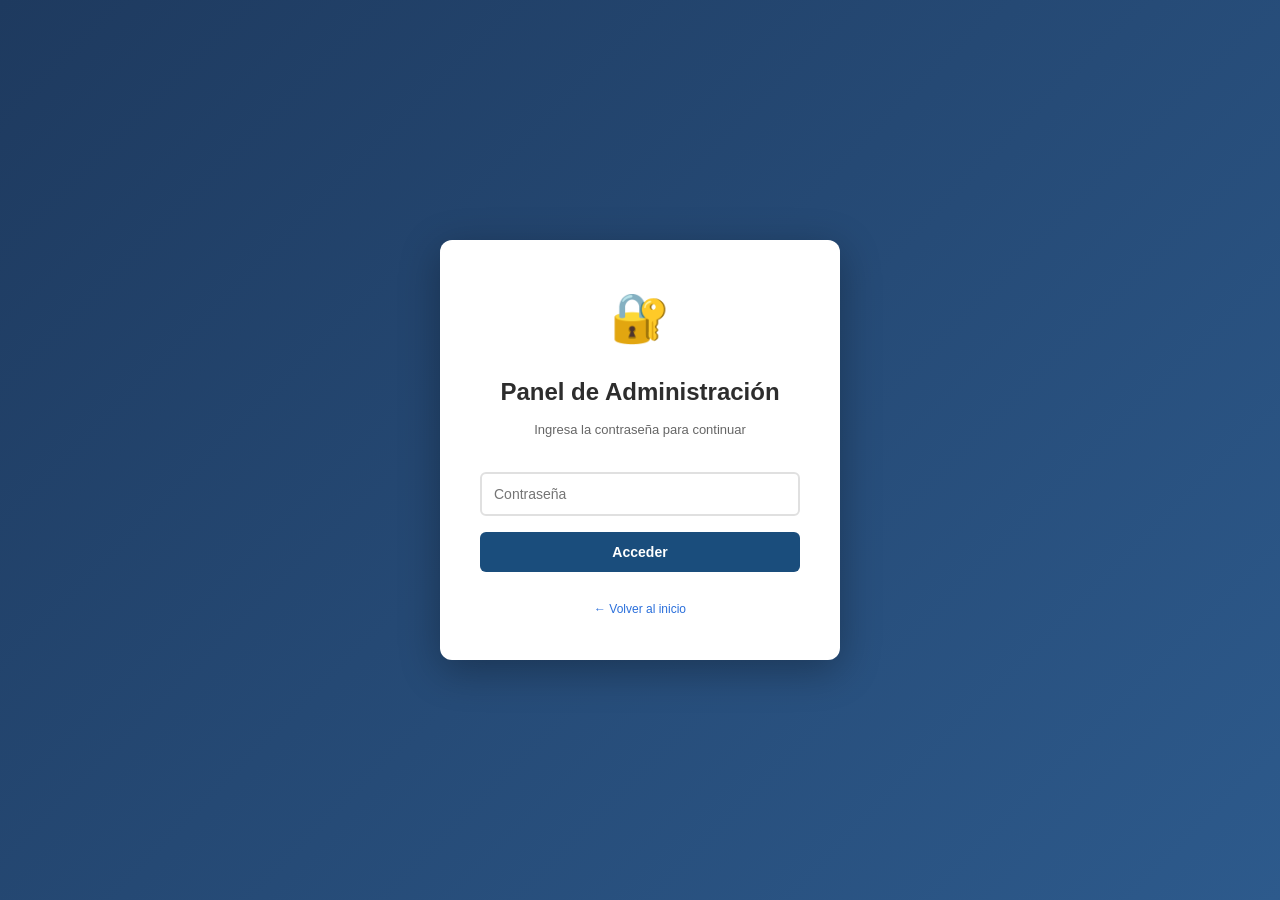
<file: admin.html>
<!DOCTYPE html>
<html lang="es">
<head>
<meta charset="UTF-8">
<meta name="viewport" content="width=device-width, initial-scale=1.0">
<title>Panel de Administración — ISES Toluca</title>
<link rel="stylesheet" href="shared.css">
<style>
  body {
    background: #f5f7f6;
    font-family: -apple-system, BlinkMacSystemFont, 'Segoe UI', sans-serif;
  }

  #loginScreen {
    position: fixed;
    inset: 0;
    background: linear-gradient(135deg, #1e3a5f, #2d5a8c);
    display: flex;
    align-items: center;
    justify-content: center;
    z-index: 10000;
  }

  #loginScreen.hidden {
    display: none;
  }

  .login-box {
    background: white;
    border-radius: 12px;
    padding: 40px;
    max-width: 400px;
    width: 90%;
    box-shadow: 0 10px 40px rgba(0,0,0,0.3);
    text-align: center;
  }

  .login-box h1 {
    margin: 0 0 8px 0;
    font-size: 24px;
    font-weight: 900;
  }

  .login-box p {
    margin: 0 0 32px 0;
    font-size: 13px;
    color: #666;
  }

  .login-box input {
    width: 100%;
    padding: 12px;
    border: 2px solid #e0e0e0;
    border-radius: 6px;
    font-size: 14px;
    box-sizing: border-box;
    margin-bottom: 16px;
    font-family: inherit;
  }

  .login-box button {
    width: 100%;
    padding: 12px;
    background: var(--azul, #2a6fdb);
    color: white;
    border: none;
    border-radius: 6px;
    font-size: 14px;
    font-weight: 800;
    cursor: pointer;
    transition: 0.2s;
    margin-bottom: 8px;
  }

  .login-box button:hover {
    background: #1e5ac7;
  }

  .login-box a {
    display: block;
    margin: 20px 0 0 0;
    font-size: 12px;
    color: #2a6fdb;
    text-decoration: none;
  }

  .admin-container {
    max-width: 1200px;
    margin: 0 auto;
    padding: 40px 20px;
  }

  .admin-header {
    margin-bottom: 40px;
    background: linear-gradient(135deg, #1e3a5f, #2d5a8c);
    color: white;
    padding: 30px;
    border-radius: 12px;
    box-shadow: 0 4px 20px rgba(0,0,0,0.1);
    display: flex;
    justify-content: space-between;
    align-items: center;
  }

  .admin-header h1 {
    margin: 0;
    font-size: 28px;
    font-weight: 900;
  }

  .btn-logout {
    padding: 10px 20px;
    background: #f0f4f0;
    color: #2a2a2a;
    border: 1px solid #d0d0d0;
    border-radius: 6px;
    font-size: 12px;
    font-weight: 700;
    cursor: pointer;
  }

  .btn-logout:hover {
    background: #e0e4e0;
  }

  .tabs {
    display: flex;
    gap: 8px;
    margin-bottom: 32px;
    border-bottom: 2px solid #e0e0e0;
  }

  .tab-btn {
    padding: 14px 20px;
    background: none;
    border: none;
    border-bottom: 3px solid transparent;
    font-size: 14px;
    font-weight: 800;
    color: #999;
    cursor: pointer;
    transition: all 0.2s;
    text-transform: uppercase;
    letter-spacing: 0.5px;
  }

  .tab-btn:hover {
    color: #2a2a2a;
  }

  .tab-btn.active {
    color: var(--azul, #2a6fdb);
    border-bottom-color: var(--azul, #2a6fdb);
  }

  .tab-content {
    display: none;
  }

  .tab-content.active {
    display: block;
  }

  /* ─── NOTICIAS ─── */
  .noticias-grid {
    display: grid;
    grid-template-columns: repeat(auto-fit, minmax(340px, 1fr));
    gap: 24px;
    margin-bottom: 32px;
  }

  .noticia-card {
    background: white;
    border-radius: 12px;
    padding: 20px;
    box-shadow: 0 2px 8px rgba(0,0,0,0.08);
    border: 2px solid #f0f4f0;
  }

  .noticia-card h3 {
    margin: 0 0 8px 0;
    font-size: 15px;
    font-weight: 800;
    color: #2a2a2a;
    word-break: break-word;
  }

  .noticia-card p {
    margin: 0 0 12px 0;
    font-size: 13px;
    color: #666;
    line-height: 1.5;
    word-break: break-word;
  }

  .noticia-fecha {
    font-size: 11px;
    color: #999;
    margin-bottom: 12px;
  }

  .noticia-btns {
    display: flex;
    gap: 8px;
  }

  .btn-edit, .btn-delete {
    flex: 1;
    padding: 8px;
    border: none;
    border-radius: 6px;
    font-size: 12px;
    font-weight: 700;
    cursor: pointer;
    transition: 0.2s;
  }

  .btn-edit {
    background: var(--azul, #2a6fdb);
    color: white;
  }

  .btn-edit:hover {
    background: #1e5ac7;
  }

  .btn-delete {
    background: #f0f4f0;
    color: #2a2a2a;
  }

  .btn-delete:hover {
    background: #e0e4e0;
  }

  .form-noticia {
    background: white;
    border-radius: 12px;
    padding: 24px;
    box-shadow: 0 2px 8px rgba(0,0,0,0.08);
    margin-bottom: 32px;
  }

  .form-noticia h2 {
    margin: 0 0 20px 0;
    font-size: 18px;
    font-weight: 900;
    color: #2a2a2a;
  }

  .form-group {
    margin-bottom: 16px;
  }

  .form-group label {
    display: block;
    font-size: 13px;
    font-weight: 700;
    color: #2a2a2a;
    margin-bottom: 6px;
  }

  .form-group input,
  .form-group textarea {
    width: 100%;
    padding: 10px 12px;
    border: 2px solid #e0e0e0;
    border-radius: 6px;
    font-size: 13px;
    font-family: inherit;
    box-sizing: border-box;
    transition: border-color 0.2s;
  }

  .form-group input:focus,
  .form-group textarea:focus {
    outline: none;
    border-color: var(--azul, #2a6fdb);
  }

  .form-group textarea {
    resize: vertical;
    min-height: 100px;
  }

  .form-btns {
    display: flex;
    gap: 12px;
  }

  .btn-submit {
    flex: 1;
    padding: 12px;
    background: var(--verde, #1f8a5b);
    color: white;
    border: none;
    border-radius: 6px;
    font-size: 13px;
    font-weight: 800;
    cursor: pointer;
    transition: 0.2s;
  }

  .btn-submit:hover {
    background: #186849;
  }

  .btn-cancel {
    flex: 1;
    padding: 12px;
    background: #f0f4f0;
    color: #2a2a2a;
    border: none;
    border-radius: 6px;
    font-size: 13px;
    font-weight: 800;
    cursor: pointer;
    transition: 0.2s;
  }

  .btn-cancel:hover {
    background: #e0e4e0;
  }

  .status-message {
    padding: 12px 16px;
    border-radius: 6px;
    font-size: 13px;
    font-weight: 700;
    margin-bottom: 16px;
    display: none;
  }

  .status-message.show {
    display: block;
  }

  .status-message.success {
    background: #d4edda;
    color: #155724;
    border: 1px solid #c3e6cb;
  }

  /* ─── FECHAS ─── */
  .admin-grid {
    display: grid;
    grid-template-columns: repeat(auto-fit, minmax(380px, 1fr));
    gap: 24px;
  }

  .admin-section {
    background: white;
    border-radius: 12px;
    padding: 24px;
    box-shadow: 0 2px 8px rgba(0,0,0,0.08);
  }

  .admin-section h2 {
    font-size: 16px;
    font-weight: 800;
    text-transform: uppercase;
    letter-spacing: 1px;
    margin: 0 0 20px 0;
    color: var(--gris-dark, #2a2a2a);
    padding-bottom: 12px;
    border-bottom: 2px solid #f0f4f0;
  }

  .date-row {
    margin-bottom: 16px;
    padding-bottom: 16px;
    border-bottom: 1px solid #e8e8e8;
  }

  .date-row:last-child {
    margin-bottom: 0;
    padding-bottom: 0;
    border-bottom: none;
  }

  .date-row label {
    display: block;
    font-size: 13px;
    font-weight: 700;
    color: #2a2a2a;
    margin-bottom: 6px;
  }

  .date-inputs {
    display: flex;
    gap: 8px;
  }

  .date-inputs input {
    flex: 1;
    padding: 10px 12px;
    border: 2px solid #e0e0e0;
    border-radius: 6px;
    font-size: 13px;
    font-family: inherit;
    transition: border-color 0.2s;
    box-sizing: border-box;
  }

  .date-inputs input:focus {
    outline: none;
    border-color: var(--azul, #2a6fdb);
  }

  .date-inputs select {
    padding: 10px 12px;
    border: 2px solid #e0e0e0;
    border-radius: 6px;
    font-size: 13px;
    font-family: inherit;
    background: white;
    cursor: pointer;
    transition: border-color 0.2s;
  }

  .date-inputs select:focus {
    outline: none;
    border-color: var(--azul, #2a6fdb);
  }

  .btn-save-section {
    width: 100%;
    padding: 12px;
    background: var(--verde, #1f8a5b);
    color: white;
    border: none;
    border-radius: 6px;
    font-size: 13px;
    font-weight: 800;
    cursor: pointer;
    transition: 0.2s;
    margin-top: 12px;
  }

  .btn-save-section:hover {
    background: #186849;
    transform: translateY(-1px);
    box-shadow: 0 3px 12px rgba(31, 138, 91, 0.3);
  }

  .instructions {
    background: #f9f9f9;
    border-left: 4px solid var(--azul, #2a6fdb);
    padding: 16px;
    border-radius: 6px;
    margin-bottom: 24px;
    font-size: 13px;
    color: #555;
    line-height: 1.6;
  }

  @media (max-width: 768px) {
    .admin-grid {
      grid-template-columns: 1fr;
    }
    .admin-header {
      flex-direction: column;
      gap: 16px;
      text-align: center;
    }
    .tabs {
      flex-wrap: wrap;
    }
  }
</style>
</head>
<body class="page-body">

<!-- PANTALLA DE LOGIN -->
<div id="loginScreen">
  <div class="login-box">
    <div style="font-size: 48px; margin-bottom: 16px;">🔐</div>
    <h1>Panel de Administración</h1>
    <p>Ingresa la contraseña para continuar</p>
    <input id="adminPasswordLogin" type="password" placeholder="Contraseña">
    <button onclick="verifyAdminPassword()">Acceder</button>
    <a href="index.html">← Volver al inicio</a>
  </div>
</div>

<!-- CONTENIDO DEL ADMIN -->
<div id="adminContent" style="display: none;">

<div class="admin-container">
  <div class="admin-header">
    <h1>⚙️ Panel de Administración</h1>
    <button class="btn-logout" onclick="logoutAdmin()">Cerrar sesión</button>
  </div>

  <!-- PESTAÑAS -->
  <div class="tabs">
    <button class="tab-btn active" onclick="switchTab('noticias')">📰 Noticias</button>
    <button class="tab-btn" onclick="switchTab('fechas')">📅 Fechas de Inicio</button>
  </div>

  <!-- TAB: NOTICIAS -->
  <div id="tab-noticias" class="tab-content active">
    <div class="instructions">
      <strong>📰 Gestiona las noticias de la web</strong><br>
      Crea, edita o elimina noticias. Aparecerán en la página de noticias automáticamente.
    </div>

    <div id="status-noticias" class="status-message"></div>

    <!-- FORMULARIO NUEVA NOTICIA -->
    <div class="form-noticia">
      <h2>✍️ Nueva noticia</h2>
      <div class="form-group">
        <label>Emoji (opcional)</label>
        <input type="text" id="noticia-emoji" placeholder="Ej: 🎉 📢 📚" maxlength="5">
      </div>
      <div class="form-group">
        <label>Título</label>
        <input type="text" id="noticia-titulo" placeholder="Ej: Se abren inscripciones a licenciatura en Psicología">
      </div>
      <div class="form-group">
        <label>Etiqueta</label>
        <select id="noticia-etiqueta">
          <option value="">Selecciona una etiqueta</option>
          <option value="Inscripciones">Inscripciones</option>
          <option value="Eventos">Eventos</option>
          <option value="Noticias">Noticias</option>
          <option value="Becas">Becas</option>
          <option value="Programas">Programas</option>
          <option value="Promoción activa">Promoción activa</option>
          <option value="Académico">Académico</option>
          <option value="Otro">Otro</option>
        </select>
      </div>
      <div class="form-group">
        <label>Resumen/Descripción</label>
        <textarea id="noticia-resumen" placeholder="Escribe el contenido de la noticia..." style="min-height: 80px;"></textarea>
      </div>
      <div class="form-group">
        <label>Fecha de inicio (publicación)</label>
        <input type="date" id="noticia-fecha-inicio" style="padding:10px 12px; border:2px solid #e0e0e0; border-radius:6px; font-size:13px; font-family:inherit; width:100%; box-sizing:border-box;">
      </div>
      <div class="form-group">
        <label>Fecha de fin (opcional - se ocultará automáticamente)</label>
        <input type="date" id="noticia-fecha-fin" style="padding:10px 12px; border:2px solid #e0e0e0; border-radius:6px; font-size:13px; font-family:inherit; width:100%; box-sizing:border-box;">
      </div>
      <div class="form-group">
        <label style="display:flex; align-items:center; gap:8px; font-weight:400; cursor:pointer;">
          <input type="checkbox" id="noticia-auto-publish" style="width:18px; height:18px; cursor:pointer;">
          Publicar automáticamente (si no marcas, la noticia quedará oculta)
        </label>
      </div>
      <div class="form-btns">
        <button class="btn-submit" onclick="addNoticia()">✅ Publicar noticia</button>
      </div>
    </div>

    <!-- LISTADO DE NOTICIAS -->
    <h3 style="font-size: 16px; font-weight: 900; margin-bottom: 20px; text-transform: uppercase; letter-spacing: 1px;">Noticias activas</h3>
    <div id="noticias-list" class="noticias-grid"></div>

    <!-- NOTICIAS PASADAS -->
    <h3 style="font-size: 16px; font-weight: 900; margin-top: 40px; margin-bottom: 20px; text-transform: uppercase; letter-spacing: 1px;">📜 Noticias pasadas (archivo)</h3>
    <div id="noticias-pasadas-list" class="noticias-grid"></div>
  </div>

  <!-- TAB: FECHAS DE INICIO -->
  <div id="tab-fechas" class="tab-content">
    <div class="instructions">
      <strong>📅 Gestiona las fechas de inicio de clases</strong><br>
      Para cada programa, elige: una fecha exacta o marca como "Por definir" si aún no está confirmada.
    </div>

    <div class="admin-grid">
      <!-- MAQUINITA -->
      <div class="admin-section">
        <h2>📍 Plantel Maquinita</h2>
        <div id="status-maquinita" class="status-message"></div>
        
        <div class="date-row">
          <label>Licenciaturas (Admon/Contaduría)</label>
          <div class="date-inputs">
            <input type="date" id="date-maquinita-lic">
            <select id="status-maquinita-lic">
              <option value="">Confirmado</option>
              <option value="pending">Por definir</option>
            </select>
          </div>
        </div>

        <div class="date-row">
          <label>Licenciatura Derecho</label>
          <div class="date-inputs">
            <input type="date" id="date-maquinita-der">
            <select id="status-maquinita-der">
              <option value="">Confirmado</option>
              <option value="pending">Por definir</option>
            </select>
          </div>
        </div>

        <div class="date-row">
          <label>Preparatoria UAEMéx</label>
          <div class="date-inputs">
            <input type="date" id="date-maquinita-prep">
            <select id="status-maquinita-prep">
              <option value="">Confirmado</option>
              <option value="pending">Por definir</option>
            </select>
          </div>
        </div>

        <div class="date-row">
          <label>Inglés CELe</label>
          <div class="date-inputs">
            <input type="date" id="date-maquinita-ing">
            <select id="status-maquinita-ing">
              <option value="">Confirmado</option>
              <option value="pending">Por definir</option>
            </select>
          </div>
        </div>

        <div class="date-row">
          <label>Licenciaturas Ejecutivas (Sábados)</label>
          <div class="date-inputs">
            <input type="date" id="date-maquinita-exec">
            <select id="status-maquinita-exec">
              <option value="">Confirmado</option>
              <option value="pending">Por definir</option>
            </select>
          </div>
        </div>

        <button class="btn-save-section" onclick="saveSection('maquinita')">💾 Guardar cambios</button>
      </div>

      <!-- VILLADA -->
      <div class="admin-section">
        <h2>📍 Plantel Villada</h2>
        <div id="status-villada" class="status-message"></div>
        
        <div class="date-row">
          <label>Psicología</label>
          <div class="date-inputs">
            <input type="date" id="date-villada-psi">
            <select id="status-villada-psi">
              <option value="">Confirmado</option>
              <option value="pending">Por definir</option>
            </select>
          </div>
        </div>

        <div class="date-row">
          <label>Pedagogía</label>
          <div class="date-inputs">
            <input type="date" id="date-villada-ped">
            <select id="status-villada-ped">
              <option value="">Confirmado</option>
              <option value="pending">Por definir</option>
            </select>
          </div>
        </div>

        <div class="date-row">
          <label>Preparatoria SEP (Vespertino)</label>
          <div class="date-inputs">
            <input type="date" id="date-villada-prep">
            <select id="status-villada-prep">
              <option value="">Confirmado</option>
              <option value="pending">Por definir</option>
            </select>
          </div>
        </div>

        <div class="date-row">
          <label>Inglés CELe</label>
          <div class="date-inputs">
            <input type="date" id="date-villada-ing">
            <select id="status-villada-ing">
              <option value="">Confirmado</option>
              <option value="pending">Por definir</option>
            </select>
          </div>
        </div>

        <div class="date-row">
          <label>CENEVAL Preparatoria</label>
          <div class="date-inputs">
            <input type="date" id="date-villada-ceneval">
            <select id="status-villada-ceneval">
              <option value="">Confirmado</option>
              <option value="pending">Por definir</option>
            </select>
          </div>
        </div>

        <div class="date-row">
          <label>Licenciaturas Ejecutivas (Sábados)</label>
          <div class="date-inputs">
            <input type="date" id="date-villada-exec">
            <select id="status-villada-exec">
              <option value="">Confirmado</option>
              <option value="pending">Por definir</option>
            </select>
          </div>
        </div>

        <button class="btn-save-section" onclick="saveSection('villada')">💾 Guardar cambios</button>
      </div>

      <!-- BRAVO -->
      <div class="admin-section">
        <h2>📍 Plantel Bravo</h2>
        <div id="status-bravo" class="status-message"></div>
        
        <div class="date-row">
          <label>Maestría en Docencia EMES</label>
          <div class="date-inputs">
            <input type="date" id="date-bravo-maestria">
            <select id="status-bravo-maestria">
              <option value="">Confirmado</option>
              <option value="pending">Por definir</option>
            </select>
          </div>
        </div>

        <div class="date-row">
          <label>Preparatoria SEP</label>
          <div class="date-inputs">
            <input type="date" id="date-bravo-prep">
            <select id="status-bravo-prep">
              <option value="">Confirmado</option>
              <option value="pending">Por definir</option>
            </select>
          </div>
        </div>

        <div class="date-row">
          <label>Preparatoria Abierta</label>
          <div class="date-inputs">
            <input type="date" id="date-bravo-abierta">
            <select id="status-bravo-abierta">
              <option value="">Confirmado</option>
              <option value="pending">Por definir</option>
            </select>
          </div>
        </div>

        <div class="date-row">
          <label>Profesional Medio Preescolar</label>
          <div class="date-inputs">
            <input type="date" id="date-bravo-preesc">
            <select id="status-bravo-preesc">
              <option value="">Confirmado</option>
              <option value="pending">Por definir</option>
            </select>
          </div>
        </div>

        <button class="btn-save-section" onclick="saveSection('bravo')">💾 Guardar cambios</button>
      </div>

      <!-- IXTLAHUACA -->
      <div class="admin-section">
        <h2>📍 Plantel Ixtlahuaca</h2>
        <div id="status-ixtlahuaca" class="status-message"></div>
        
        <div class="date-row">
          <label>Maestría en Docencia EMES</label>
          <div class="date-inputs">
            <input type="date" id="date-ixtlahuaca-maestria">
            <select id="status-ixtlahuaca-maestria">
              <option value="">Confirmado</option>
              <option value="pending">Por definir</option>
            </select>
          </div>
        </div>

        <div class="date-row">
          <label>Psicología</label>
          <div class="date-inputs">
            <input type="date" id="date-ixtlahuaca-psi">
            <select id="status-ixtlahuaca-psi">
              <option value="">Confirmado</option>
              <option value="pending">Por definir</option>
            </select>
          </div>
        </div>

        <div class="date-row">
          <label>Pedagogía</label>
          <div class="date-inputs">
            <input type="date" id="date-ixtlahuaca-ped">
            <select id="status-ixtlahuaca-ped">
              <option value="">Confirmado</option>
              <option value="pending">Por definir</option>
            </select>
          </div>
        </div>

        <div class="date-row">
          <label>Licenciatura Derecho</label>
          <div class="date-inputs">
            <input type="date" id="date-ixtlahuaca-der">
            <select id="status-ixtlahuaca-der">
              <option value="">Confirmado</option>
              <option value="pending">Por definir</option>
            </select>
          </div>
        </div>

        <div class="date-row">
          <label>Preparatoria SEP</label>
          <div class="date-inputs">
            <input type="date" id="date-ixtlahuaca-prep">
            <select id="status-ixtlahuaca-prep">
              <option value="">Confirmado</option>
              <option value="pending">Por definir</option>
            </select>
          </div>
        </div>

        <div class="date-row">
          <label>Preparatoria Abierta</label>
          <div class="date-inputs">
            <input type="date" id="date-ixtlahuaca-abierta">
            <select id="status-ixtlahuaca-abierta">
              <option value="">Confirmado</option>
              <option value="pending">Por definir</option>
            </select>
          </div>
        </div>

        <div class="date-row">
          <label>Licenciaturas Ejecutivas (Sábados)</label>
          <div class="date-inputs">
            <input type="date" id="date-ixtlahuaca-exec">
            <select id="status-ixtlahuaca-exec">
              <option value="">Confirmado</option>
              <option value="pending">Por definir</option>
            </select>
          </div>
        </div>

        <button class="btn-save-section" onclick="saveSection('ixtlahuaca')">💾 Guardar cambios</button>
      </div>

      <!-- SANTIAGO -->
      <div class="admin-section">
        <h2>📍 Plantel Santiago</h2>
        <div id="status-santiago" class="status-message"></div>
        
        <div class="date-row">
          <label>Maestría en Docencia EMES</label>
          <div class="date-inputs">
            <input type="date" id="date-santiago-maestria">
            <select id="status-santiago-maestria">
              <option value="">Confirmado</option>
              <option value="pending">Por definir</option>
            </select>
          </div>
        </div>

        <div class="date-row">
          <label>Preparatoria SEP</label>
          <div class="date-inputs">
            <input type="date" id="date-santiago-prep">
            <select id="status-santiago-prep">
              <option value="">Confirmado</option>
              <option value="pending">Por definir</option>
            </select>
          </div>
        </div>

        <button class="btn-save-section" onclick="saveSection('santiago')">💾 Guardar cambios</button>
      </div>
    </div>
  </div>

</div>

</div>

<script>
// Verificar autenticación al cargar
window.addEventListener('load', () => {
  if (sessionStorage.getItem('adminAuth') === 'true') {
    document.getElementById('loginScreen').classList.add('hidden');
    document.getElementById('adminContent').style.display = 'block';
    loadDates();
    loadNoticias();
  }
});

function verifyAdminPassword() {
  const password = document.getElementById('adminPasswordLogin').value;
  if (password === 'ises2026') {
    sessionStorage.setItem('adminAuth', 'true');
    document.getElementById('loginScreen').classList.add('hidden');
    document.getElementById('adminContent').style.display = 'block';
    document.getElementById('adminPasswordLogin').value = '';
    loadDates();
    loadNoticias();
  } else {
    alert('❌ Contraseña incorrecta. Intenta de nuevo.');
    document.getElementById('adminPasswordLogin').value = '';
  }
}

document.getElementById('adminPasswordLogin').addEventListener('keypress', function(e) {
  if (e.key === 'Enter') verifyAdminPassword();
});

// ─── FUNCIONES PESTAÑAS ───
function switchTab(tab) {
  document.querySelectorAll('.tab-btn').forEach(btn => btn.classList.remove('active'));
  document.querySelectorAll('.tab-content').forEach(content => content.classList.remove('active'));
  
  event.target.classList.add('active');
  document.getElementById(`tab-${tab}`).classList.add('active');
}

function loadNoticias() {
  const noticias = JSON.parse(localStorage.getItem('noticias')) || [];
  const hoy = new Date().toISOString().split('T')[0];
  
  const noticiaActivas = [];
  const noticiasPasadas = [];

  noticias.forEach((noticia, index) => {
    const esPasada = noticia.fechaFin && noticia.fechaFin < hoy;
    if (esPasada) {
      noticiasPasadas.push({noticia, index});
    } else {
      noticiaActivas.push({noticia, index});
    }
  });

  // Render noticias activas
  const listActivas = document.getElementById('noticias-list');
  listActivas.innerHTML = noticiaActivas.length === 0 ? '<p style="grid-column:1/-1; text-align:center; color:#999;">No hay noticias activas</p>' : '';
  
  noticiaActivas.forEach(({noticia, index}) => {
    listActivas.innerHTML += renderNoticia(noticia, index, false);
  });

  // Render noticias pasadas
  const listPasadas = document.getElementById('noticias-pasadas-list');
  if (listPasadas) {
    listPasadas.innerHTML = noticiasPasadas.length === 0 ? '<p style="grid-column:1/-1; text-align:center; color:#999;">No hay noticias pasadas</p>' : '';
    noticiasPasadas.forEach(({noticia, index}) => {
      listPasadas.innerHTML += renderNoticia(noticia, index, true);
    });
  }
}

function renderNoticia(noticia, index, esPasada) {
  const fecha = new Date(noticia.fechaCreacion).toLocaleDateString('es-MX', {
    year: 'numeric',
    month: 'long',
    day: 'numeric'
  });

  const emoji = noticia.emoji ? `${noticia.emoji} ` : '';
  const etiqueta = noticia.etiqueta ? `<span style="display:inline-block; background:#f0f4f0; padding:4px 8px; border-radius:4px; font-size:11px; font-weight:700; margin-bottom:8px; color:#666;">${noticia.etiqueta}</span>` : '';
  const imagen = noticia.imagen ? `<img src="${noticia.imagen}" alt="" style="width:100%; height:140px; object-fit:cover; border-radius:6px; margin-bottom:12px;">` : '';
  
  const estado = noticia.oculta ? '👁️ Oculta' : '✓ Visible';
  const btnToggle = noticia.oculta ? '👁️ Publicar' : '👁️‍🗨️ Ocultar';
  const fechasRango = `${noticia.fechaInicio}${noticia.fechaFin ? ' → ' + noticia.fechaFin : ''}`;

  return `
    <div class="noticia-card" style="${noticia.oculta ? 'opacity:0.6; border-color:#ccc;' : ''}">
      ${etiqueta}
      ${imagen}
      <h3>${emoji}${noticia.titulo}</h3>
      <p>${noticia.resumen}</p>
      <div class="noticia-fecha">📅 Vigencia: ${fechasRango}<br>Creada: ${fecha} · ${estado}</div>
      <div class="noticia-btns">
        <button class="btn-edit" onclick="editNoticia(${index})" style="flex:1.5;">✏️ Editar</button>
        <button class="btn-edit" onclick="toggleNoticia(${index})" style="flex:1; background:#666;">${btnToggle}</button>
        <button class="btn-delete" onclick="deleteNoticia(${index})">🗑️ Borrar</button>
      </div>
    </div>
  `;
}

function addNoticia() {
  const emoji = document.getElementById('noticia-emoji').value.trim();
  const titulo = document.getElementById('noticia-titulo').value.trim();
  const etiqueta = document.getElementById('noticia-etiqueta').value;
  const resumen = document.getElementById('noticia-resumen').value.trim();
  const fechaInicio = document.getElementById('noticia-fecha-inicio').value;
  const fechaFin = document.getElementById('noticia-fecha-fin').value;
  const imagenFile = document.getElementById('noticia-imagen').files[0];
  const autoPublish = document.getElementById('noticia-auto-publish').checked;

  if (!titulo || !resumen) {
    alert('Completa al menos título y resumen');
    return;
  }

  if (!fechaInicio) {
    alert('La fecha de inicio es obligatoria');
    return;
  }

  // Procesar imagen
  let imagenBase64 = '';
  if (imagenFile) {
    const reader = new FileReader();
    reader.onload = function(e) {
      imagenBase64 = e.target.result;
      guardarNoticia(emoji, titulo, etiqueta, resumen, imagenBase64, !autoPublish, fechaInicio, fechaFin);
    };
    reader.readAsDataURL(imagenFile);
  } else {
    guardarNoticia(emoji, titulo, etiqueta, resumen, '', !autoPublish, fechaInicio, fechaFin);
  }
}

function guardarNoticia(emoji, titulo, etiqueta, resumen, imagen, oculta, fechaInicio, fechaFin) {
  const noticias = JSON.parse(localStorage.getItem('noticias')) || [];
  noticias.unshift({
    emoji,
    titulo,
    etiqueta,
    resumen,
    imagen,
    oculta: oculta,
    fechaInicio,
    fechaFin,
    fechaCreacion: new Date().toISOString()
  });

  localStorage.setItem('noticias', JSON.stringify(noticias));
  
  document.getElementById('noticia-emoji').value = '';
  document.getElementById('noticia-titulo').value = '';
  document.getElementById('noticia-etiqueta').value = '';
  document.getElementById('noticia-resumen').value = '';
  document.getElementById('noticia-imagen').value = '';
  document.getElementById('noticia-fecha-inicio').value = '';
  document.getElementById('noticia-fecha-fin').value = '';
  document.getElementById('noticia-auto-publish').checked = true;

  const msg = oculta ? '✅ Noticia creada (oculta)' : '✅ Noticia publicada';
  showStatusMessage('status-noticias', msg);
  loadNoticias();
}

function deleteNoticia(index) {
  if (!confirm('⚠️ Eliminar permanentemente esta noticia?')) return;

  const noticias = JSON.parse(localStorage.getItem('noticias')) || [];
  noticias.splice(index, 1);
  localStorage.setItem('noticias', JSON.stringify(noticias));

  showStatusMessage('status-noticias', '✅ Noticia eliminada');
  loadNoticias();
}

function toggleNoticia(index) {
  const noticias = JSON.parse(localStorage.getItem('noticias')) || [];
  noticias[index].oculta = !noticias[index].oculta;
  localStorage.setItem('noticias', JSON.stringify(noticias));

  const estado = noticias[index].oculta ? 'Noticia ocultada' : 'Noticia publicada';
  showStatusMessage('status-noticias', `✅ ${estado}`);
  loadNoticias();
}

function editNoticia(index) {
  const noticias = JSON.parse(localStorage.getItem('noticias')) || [];
  const noticia = noticias[index];

  const nuevoTitulo = prompt('Editar título:', noticia.titulo);
  if (nuevoTitulo === null) return;

  const nuevoResumen = prompt('Editar resumen:', noticia.resumen);
  if (nuevoResumen === null) return;

  noticias[index].titulo = nuevoTitulo || noticia.titulo;
  noticias[index].resumen = nuevoResumen || noticia.resumen;

  localStorage.setItem('noticias', JSON.stringify(noticias));
  showStatusMessage('status-noticias', '✅ Noticia actualizada');
  loadNoticias();
}

// ─── FUNCIONES FECHAS ───
function loadDates() {
  const allInputs = document.querySelectorAll('input[type="date"]');
  allInputs.forEach(input => {
    const key = input.id;
    const stored = localStorage.getItem(key);
    if (stored) {
      input.value = stored;
    }
  });

  const allSelects = document.querySelectorAll('select[id^="status-"]');
  allSelects.forEach(select => {
    const key = select.id;
    const stored = localStorage.getItem(key);
    if (stored) {
      select.value = stored;
    }
  });
}

function saveSection(plantel) {
  const inputs = document.querySelectorAll(`input[id^="date-${plantel}"]`);
  const selects = document.querySelectorAll(`select[id^="status-${plantel}"]`);
  let saved = false;

  inputs.forEach(input => {
    if (input.value) {
      localStorage.setItem(input.id, input.value);
      saved = true;
    }
  });

  selects.forEach(select => {
    localStorage.setItem(select.id, select.value);
  });

  if (saved) {
    showStatusMessage(`status-${plantel}`, '✅ Cambios guardados');
  }
}

function showStatusMessage(elementId, message) {
  const el = document.getElementById(elementId);
  el.textContent = message;
  el.classList.add('show', 'success');
  setTimeout(() => {
    el.classList.remove('show');
  }, 3000);
}

function logoutAdmin() {
  sessionStorage.removeItem('adminAuth');
  window.location.href = 'index.html';
}
</script>

</body>
</html>
</file>
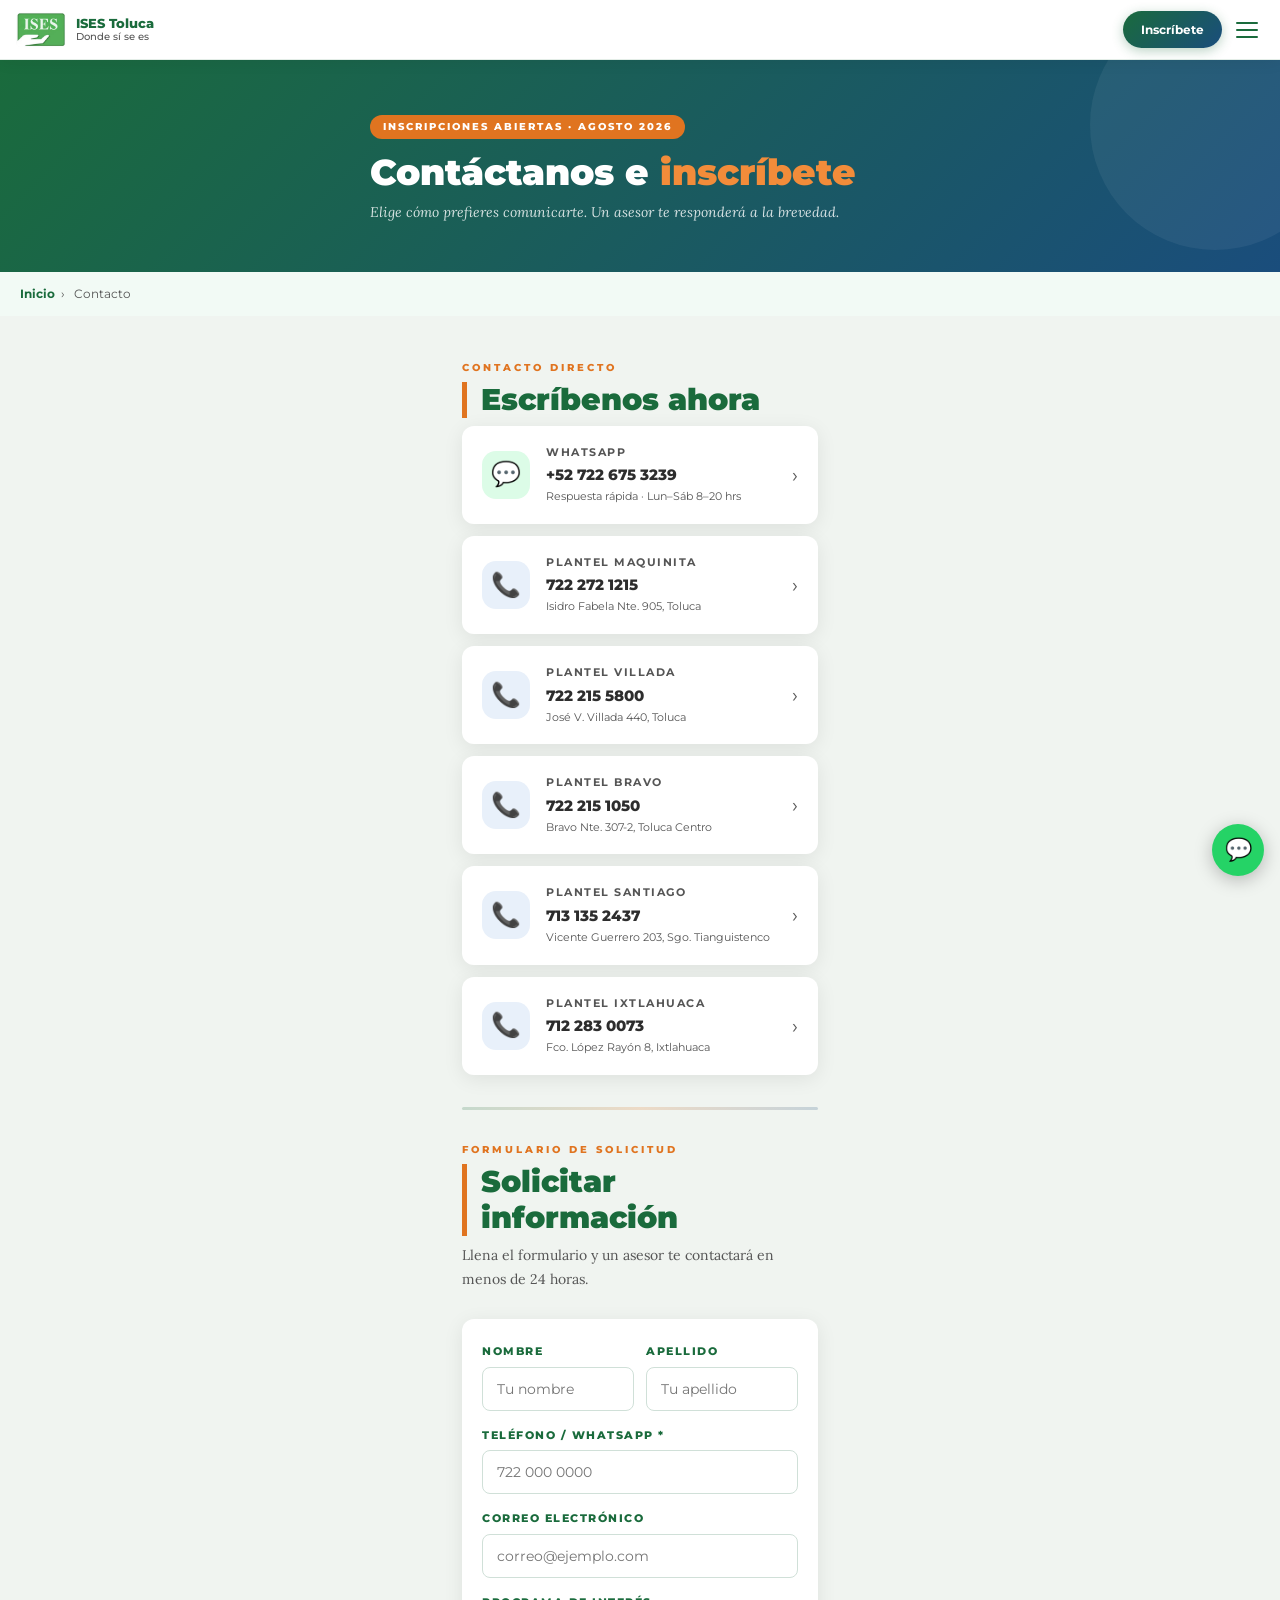
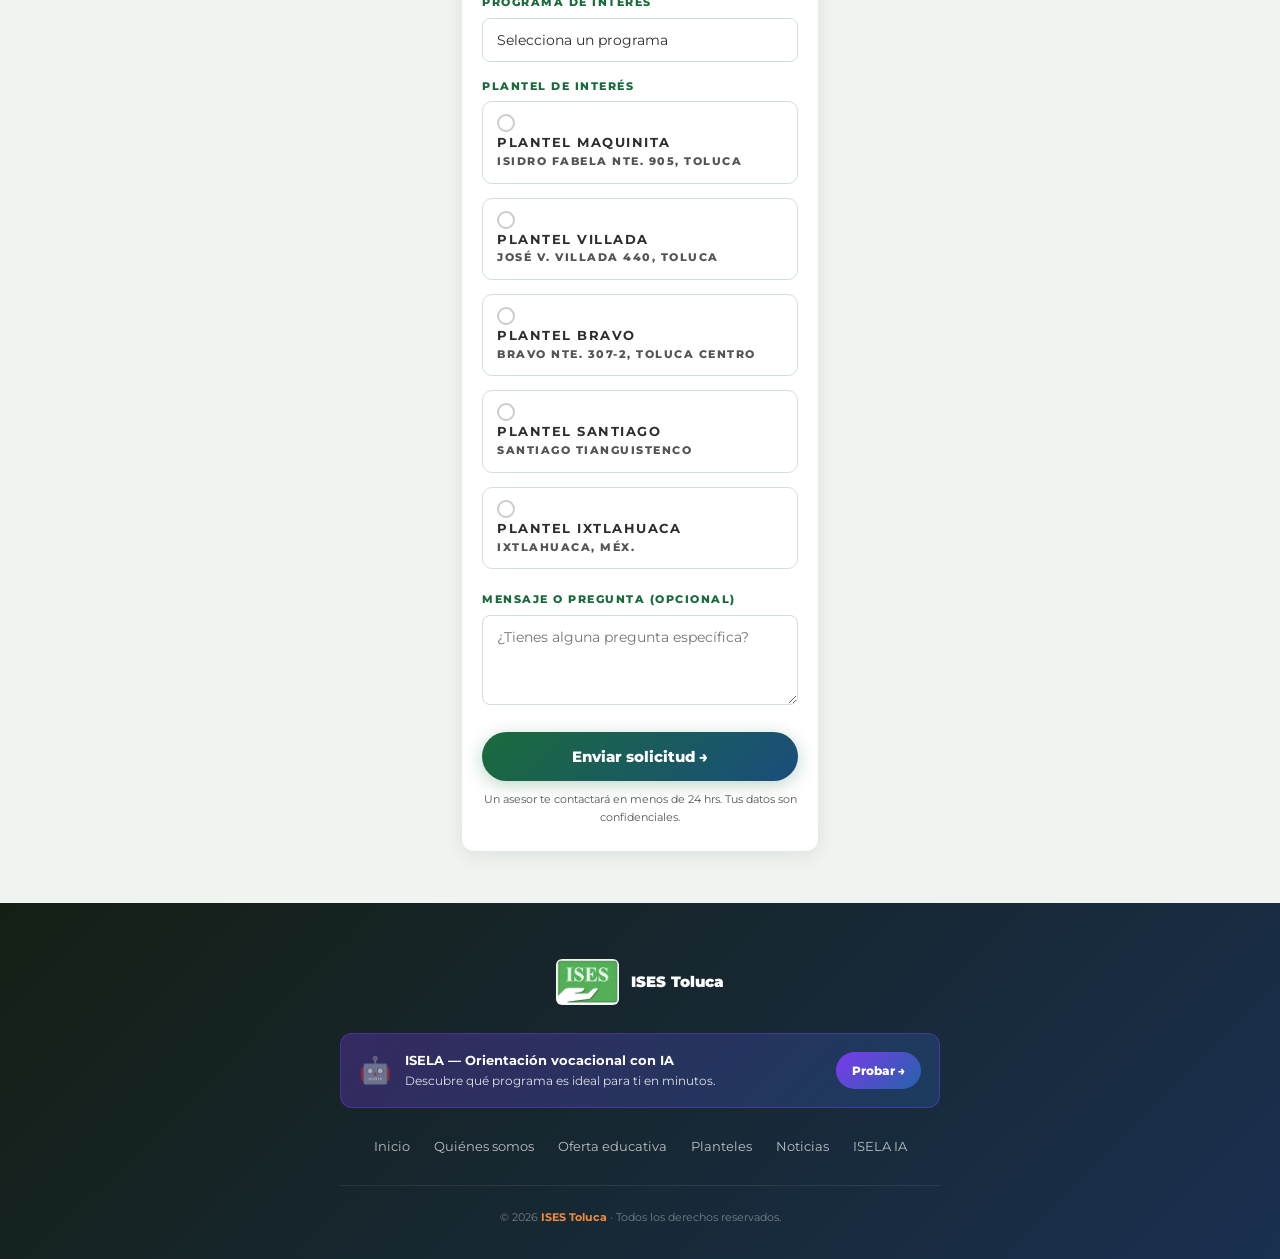
<file: contacto.html>
<!DOCTYPE html>
<html lang="es">
<head>
<meta charset="UTF-8">
<meta name="viewport" content="width=device-width, initial-scale=1.0">
<title>Contacto e Inscripciones – ISES Toluca</title>
<meta name="description" content="Contáctanos para solicitar información sobre inscripciones en ISES Toluca. WhatsApp, teléfono y formulario de contacto. 5 planteles en el Estado de México.">
<link rel="stylesheet" href="shared.css">
<style>
/* CONTACT CARDS */
.contact-methods { display:flex; flex-direction:column; gap:12px; margin-bottom:32px; }
.contact-card { background:#fff; border-radius:var(--radio); box-shadow:var(--sombra); padding:18px 20px; display:flex; align-items:center; gap:16px; transition:.2s; text-decoration:none; color:inherit; }
.contact-card:hover { transform:translateY(-2px); box-shadow:var(--sombra-hover); }
.contact-icon { width:48px; height:48px; border-radius:14px; display:flex; align-items:center; justify-content:center; font-size:24px; flex-shrink:0; }
.contact-icon.wa { background:#dcfce7; }
.contact-icon.tel { background:var(--azul-light); }
.contact-icon.mail { background:var(--naranja-light); }
.contact-label { font-size:11px; font-weight:700; letter-spacing:1.5px; text-transform:uppercase; color:var(--gris-med); margin-bottom:2px; }
.contact-value { font-size:15px; font-weight:800; color:var(--gris-dark); }
.contact-sub { font-size:11px; color:var(--gris-med); margin-top:1px; }
.contact-arrow { margin-left:auto; font-size:20px; color:var(--gris-med); }

/* FORM */
.form-wrap { background:#fff; border-radius:var(--radio); box-shadow:var(--sombra); padding:24px 20px; }
.form-group { margin-bottom:16px; }
.form-group label { display:block; font-size:11px; font-weight:800; letter-spacing:1.5px; text-transform:uppercase; color:var(--verde); margin-bottom:6px; }
.form-group input, .form-group select, .form-group textarea {
  width:100%; padding:12px 14px; border:1.5px solid #d0e0d8; border-radius:8px;
  font-family:inherit; font-size:14px; color:var(--gris-dark);
  background:#fff; transition:.2s; outline:none; -webkit-appearance:none;
}
.form-group input:focus, .form-group select:focus, .form-group textarea:focus {
  border-color:var(--verde); box-shadow:0 0 0 3px rgba(26,107,60,0.1);
}
.form-group textarea { resize:vertical; min-height:90px; }
.form-row { display:grid; grid-template-columns:1fr 1fr; gap:12px; }
.form-submit { width:100%; background:var(--grad); color:#fff; border:none; border-radius:999px; padding:15px; font-size:15px; font-weight:800; box-shadow:0 4px 18px rgba(26,107,60,0.28); transition:.2s; margin-top:4px; }
.form-submit:hover { transform:translateY(-1px); box-shadow:0 6px 24px rgba(26,107,60,0.38); }
.form-note { font-size:11px; color:var(--gris-med); margin-top:10px; text-align:center; }

.form-success { display:none; text-align:center; padding:36px 20px; }
.form-success.show { display:block; }
.success-icon { font-size:52px; margin-bottom:14px; }
.success-title { font-size:22px; font-weight:900; color:var(--verde); margin-bottom:8px; }
.success-msg { font-size:14px; color:var(--gris-med); font-family:'Lora',serif; line-height:1.7; margin-bottom:20px; }

/* PLANTEL SELECTOR */
.plantel-selector { display:flex; flex-direction:column; gap:8px; }
.plantel-opt { display:flex; align-items:center; gap:12px; background:#fff; border:1.5px solid #d0e0d8; border-radius:10px; padding:12px 14px; cursor:pointer; transition:.15s; }
.plantel-opt:hover { border-color:var(--verde); background:var(--verde-pale); }
.plantel-opt.selected { border-color:var(--verde); background:var(--verde-light); }
.plantel-opt input[type=radio] { display:none; }
.plantel-opt-dot { width:18px; height:18px; border-radius:50%; border:2px solid #ccc; flex-shrink:0; transition:.15s; }
.plantel-opt.selected .plantel-opt-dot { background:var(--verde); border-color:var(--verde); }
.plantel-opt-name { font-size:13px; font-weight:700; color:var(--gris-dark); }
.plantel-opt-addr { font-size:11px; color:var(--gris-med); }

/* REVEAL */
.reveal { opacity:0; transform:translateY(22px); transition:opacity .5s ease,transform .5s ease; }
.reveal.visible { opacity:1; transform:translateY(0); }
.delay-1 { transition-delay:.1s; } .delay-2 { transition-delay:.2s; }
</style>
</head>
<body class="page-body">

<nav class="nav">
  <a href="index.html" class="nav-logo"><img src="logo-ises.png" alt="ISES"><div class="nav-logo-text">ISES Toluca <span>Donde sí se es</span></div></a>
  <div class="nav-actions">
    <a href="contacto.html" class="nav-cta">Inscríbete</a>
    <button class="nav-menu-btn" id="menuBtn"><span></span><span></span><span></span></button>
  </div>
</nav>
<div class="nav-drawer" id="navDrawer">
  <a href="index.html" onclick="closeMenu()"><span class="nav-icon">🏠</span> Inicio</a>
  <a href="nosotros.html" onclick="closeMenu()"><span class="nav-icon">🎓</span> Quiénes somos</a>
  <a href="oferta.html" onclick="closeMenu()"><span class="nav-icon">📚</span> Oferta educativa</a>
  <a href="prepas.html" onclick="closeMenu()"><span class="nav-icon">📖</span> Preparatoria — Compara</a>
  <a href="planteles.html" onclick="closeMenu()"><span class="nav-icon">📍</span> Nuestros planteles</a>
  <a href="noticias.html" onclick="closeMenu()"><span class="nav-icon">📰</span> Noticias</a>
  <a href="contacto.html" class="active" onclick="closeMenu()"><span class="nav-icon">✉️</span> Contacto</a>
  <a href="isela.html" class="nav-isela-link" onclick="closeMenu()"><span class="nav-icon">🤖</span> ISELA — ¿Qué estudiar?</a>
</div>

<div class="page-header">
  <div class="page-header-inner">
    <div class="page-header-badge">Inscripciones abiertas · Agosto 2026</div>
    <h1>Contáctanos e <span>inscríbete</span></h1>
    <p>Elige cómo prefieres comunicarte. Un asesor te responderá a la brevedad.</p>
  </div>
</div>
<div class="breadcrumb"><a href="index.html">Inicio</a><span>›</span> Contacto</div>

<div class="section" style="padding-bottom:52px;">

  <!-- MÉTODOS DE CONTACTO -->
  <p class="section-label reveal">Contacto directo</p>
  <h2 class="section-title reveal">Escríbenos ahora</h2>
  <div class="contact-methods">
    <a href="https://wa.me/527226753239?text=Hola%2C%20quiero%20informaci%C3%B3n%20sobre%20ISES%20Toluca" target="_blank" rel="noopener" class="contact-card reveal">
      <div class="contact-icon wa">💬</div>
      <div>
        <div class="contact-label">WhatsApp</div>
        <div class="contact-value">+52 722 675 3239</div>
        <div class="contact-sub">Respuesta rápida · Lun–Sáb 8–20 hrs</div>
      </div>
      <div class="contact-arrow">›</div>
    </a>
    <a href="tel:7222721215" class="contact-card reveal delay-1">
      <div class="contact-icon tel">📞</div>
      <div>
        <div class="contact-label">Plantel Maquinita</div>
        <div class="contact-value">722 272 1215</div>
        <div class="contact-sub">Isidro Fabela Nte. 905, Toluca</div>
      </div>
      <div class="contact-arrow">›</div>
    </a>
    <a href="tel:7222155800" class="contact-card reveal delay-2">
      <div class="contact-icon tel">📞</div>
      <div>
        <div class="contact-label">Plantel Villada</div>
        <div class="contact-value">722 215 5800</div>
        <div class="contact-sub">José V. Villada 440, Toluca</div>
      </div>
      <div class="contact-arrow">›</div>
    </a>
    <a href="tel:7222151050" class="contact-card reveal">
      <div class="contact-icon tel">📞</div>
      <div>
        <div class="contact-label">Plantel Bravo</div>
        <div class="contact-value">722 215 1050</div>
        <div class="contact-sub">Bravo Nte. 307-2, Toluca Centro</div>
      </div>
      <div class="contact-arrow">›</div>
    </a>
    <a href="tel:7131352437" class="contact-card reveal delay-1">
      <div class="contact-icon tel">📞</div>
      <div>
        <div class="contact-label">Plantel Santiago</div>
        <div class="contact-value">713 135 2437</div>
        <div class="contact-sub">Vicente Guerrero 203, Sgo. Tianguistenco</div>
      </div>
      <div class="contact-arrow">›</div>
    </a>
    <a href="tel:7122830073" class="contact-card reveal delay-2">
      <div class="contact-icon tel">📞</div>
      <div>
        <div class="contact-label">Plantel Ixtlahuaca</div>
        <div class="contact-value">712 283 0073</div>
        <div class="contact-sub">Fco. López Rayón 8, Ixtlahuaca</div>
      </div>
      <div class="contact-arrow">›</div>
    </a>
  </div>

  <div class="sep" style="margin-bottom:32px;"></div>

  <!-- FORMULARIO -->
  <p class="section-label reveal">Formulario de solicitud</p>
  <h2 class="section-title reveal">Solicitar información</h2>
  <p class="section-sub reveal">Llena el formulario y un asesor te contactará en menos de 24 horas.</p>

  <div class="form-wrap reveal">
    <form id="contactForm" onsubmit="submitForm(event)" novalidate>

      <div class="form-row">
        <div class="form-group">
          <label for="nombre">Nombre</label>
          <input type="text" id="nombre" placeholder="Tu nombre" required>
        </div>
        <div class="form-group">
          <label for="apellido">Apellido</label>
          <input type="text" id="apellido" placeholder="Tu apellido">
        </div>
      </div>

      <div class="form-group">
        <label for="tel">Teléfono / WhatsApp *</label>
        <input type="tel" id="tel" placeholder="722 000 0000" required>
      </div>

      <div class="form-group">
        <label for="email">Correo electrónico</label>
        <input type="email" id="email" placeholder="correo@ejemplo.com">
      </div>

      <div class="form-group">
        <label for="programa">Programa de interés</label>
        <select id="programa">
          <option value="">Selecciona un programa</option>
          <optgroup label="Licenciaturas Escolarizadas">
            <option>Licenciatura en Administración</option>
            <option>Licenciatura en Contaduría</option>
            <option>Licenciatura en Psicología</option>
            <option>Licenciatura en Pedagogía</option>
          </optgroup>
          <optgroup label="Licenciaturas Ejecutivas (Sabatinas)">
            <option>Lic. Ejecutiva en Administración</option>
            <option>Lic. Ejecutiva en Derecho</option>
            <option>Lic. Ejecutiva en Psicología</option>
            <option>Lic. Ejecutiva en Pedagogía</option>
            <option>Lic. Ejecutiva en Recursos Humanos</option>
          </optgroup>
          <optgroup label="Posgrado">
            <option>Maestría en Docencia en Educación Media Superior</option>
          </optgroup>
          <optgroup label="Preparatoria">
            <option>Preparatoria UAEMéx</option>
            <option>Preparatoria SEP</option>
            <option>Preparatoria Abierta</option>
            <option>Certificado CENEVAL</option>
          </optgroup>
          <optgroup label="Otros">
            <option>Educación Preescolar (Profesional Medio)</option>
            <option>Curso de Inglés CELe</option>
            <option>Aún no lo sé — necesito orientación</option>
          </optgroup>
        </select>
      </div>

      <div class="form-group">
        <label>Plantel de interés</label>
        <div class="plantel-selector" id="plantelSelector">
          <label class="plantel-opt" onclick="selectPlantel(this)">
            <input type="radio" name="plantel" value="Maquinita">
            <div class="plantel-opt-dot"></div>
            <div><div class="plantel-opt-name">Plantel Maquinita</div><div class="plantel-opt-addr">Isidro Fabela Nte. 905, Toluca</div></div>
          </label>
          <label class="plantel-opt" onclick="selectPlantel(this)">
            <input type="radio" name="plantel" value="Villada">
            <div class="plantel-opt-dot"></div>
            <div><div class="plantel-opt-name">Plantel Villada</div><div class="plantel-opt-addr">José V. Villada 440, Toluca</div></div>
          </label>
          <label class="plantel-opt" onclick="selectPlantel(this)">
            <input type="radio" name="plantel" value="Bravo">
            <div class="plantel-opt-dot"></div>
            <div><div class="plantel-opt-name">Plantel Bravo</div><div class="plantel-opt-addr">Bravo Nte. 307-2, Toluca Centro</div></div>
          </label>
          <label class="plantel-opt" onclick="selectPlantel(this)">
            <input type="radio" name="plantel" value="Santiago">
            <div class="plantel-opt-dot"></div>
            <div><div class="plantel-opt-name">Plantel Santiago</div><div class="plantel-opt-addr">Santiago Tianguistenco</div></div>
          </label>
          <label class="plantel-opt" onclick="selectPlantel(this)">
            <input type="radio" name="plantel" value="Ixtlahuaca">
            <div class="plantel-opt-dot"></div>
            <div><div class="plantel-opt-name">Plantel Ixtlahuaca</div><div class="plantel-opt-addr">Ixtlahuaca, Méx.</div></div>
          </label>
        </div>
      </div>

      <div class="form-group">
        <label for="mensaje">Mensaje o pregunta (opcional)</label>
        <textarea id="mensaje" placeholder="¿Tienes alguna pregunta específica?"></textarea>
      </div>

      <button type="submit" class="form-submit">Enviar solicitud →</button>
      <p class="form-note">Un asesor te contactará en menos de 24 hrs. Tus datos son confidenciales.</p>
    </form>

    <div class="form-success" id="formSuccess">
      <div class="success-icon">✅</div>
      <div class="success-title">¡Solicitud enviada!</div>
      <p class="success-msg">Recibimos tu información. Un asesor de ISES te contactará pronto al número que nos dejaste.<br><br>También puedes escribirnos directamente por WhatsApp.</p>
      <a href="https://wa.me/527226753239?text=Hola%2C%20acabo%20de%20enviar%20un%20formulario%20en%20la%20p%C3%A1gina%20de%20ISES%20Toluca" target="_blank" rel="noopener" style="display:inline-block;background:var(--grad);color:#fff;padding:14px 28px;border-radius:999px;font-weight:800;font-size:14px;box-shadow:0 4px 18px rgba(26,107,60,0.3);">💬 Ir a WhatsApp</a>
      <br><br>
      <a href="isela.html" style="font-size:13px;color:var(--verde);font-weight:700;">¿Aún tienes dudas? Habla con ISELA →</a>
    </div>
  </div>

</div>

<footer>
  <div class="footer-inner">
    <div class="footer-logo"><img src="logo-ises.png" alt="ISES"><div class="footer-logo-text">ISES Toluca</div></div>
    <div class="footer-isela"><div class="footer-isela-icon">🤖</div><div class="footer-isela-text"><strong>ISELA — Orientación vocacional con IA</strong>Descubre qué programa es ideal para ti en minutos.</div><a href="isela.html">Probar →</a></div>
    <div class="footer-nav">
      <a href="index.html">Inicio</a><a href="nosotros.html">Quiénes somos</a>
      <a href="oferta.html">Oferta educativa</a><a href="planteles.html">Planteles</a>
      <a href="noticias.html">Noticias</a><a href="isela.html">ISELA IA</a>
    </div>
    <div class="footer-copy">© 2026 <strong>ISES Toluca</strong> · Todos los derechos reservados.</div>
  </div>
</footer>

<div class="fab-group">
  <div class="fab-wrap"><span class="fab-label">WhatsApp</span><a href="https://wa.me/527226753239" target="_blank" rel="noopener" class="fab fab-wa">💬</a></div>
</div>

<script>
const menuBtn = document.getElementById('menuBtn');
const navDrawer = document.getElementById('navDrawer');
menuBtn.addEventListener('click', () => { menuBtn.classList.toggle('open'); navDrawer.classList.toggle('open'); });
function closeMenu() { menuBtn.classList.remove('open'); navDrawer.classList.remove('open'); }
document.addEventListener('click', e => { if (!menuBtn.contains(e.target) && !navDrawer.contains(e.target)) closeMenu(); });

// Reveal
const obs = new IntersectionObserver(entries => {
  entries.forEach(e => { if (e.isIntersecting) { e.target.classList.add('visible'); obs.unobserve(e.target); } });
}, { threshold: 0.1, rootMargin: '0px 0px -30px 0px' });
document.querySelectorAll('.reveal').forEach(el => obs.observe(el));

// Plantel selector
function selectPlantel(label) {
  document.querySelectorAll('.plantel-opt').forEach(l => l.classList.remove('selected'));
  label.classList.add('selected');
}

// Form submit
function submitForm(e) {
  e.preventDefault();
  const nombre = document.getElementById('nombre').value.trim();
  const tel = document.getElementById('tel').value.trim();
  if (!nombre || !tel) {
    if (!nombre) document.getElementById('nombre').style.borderColor = '#e07420';
    if (!tel) document.getElementById('tel').style.borderColor = '#e07420';
    return;
  }
  document.getElementById('contactForm').style.display = 'none';
  document.getElementById('formSuccess').classList.add('show');
  document.querySelector('.form-wrap').scrollIntoView({ behavior: 'smooth', block: 'start' });
}

// Clear error highlight on input
['nombre','tel'].forEach(id => {
  document.getElementById(id).addEventListener('input', function() {
    this.style.borderColor = '';
  });
});
</script>
</body>
</html>
</file>
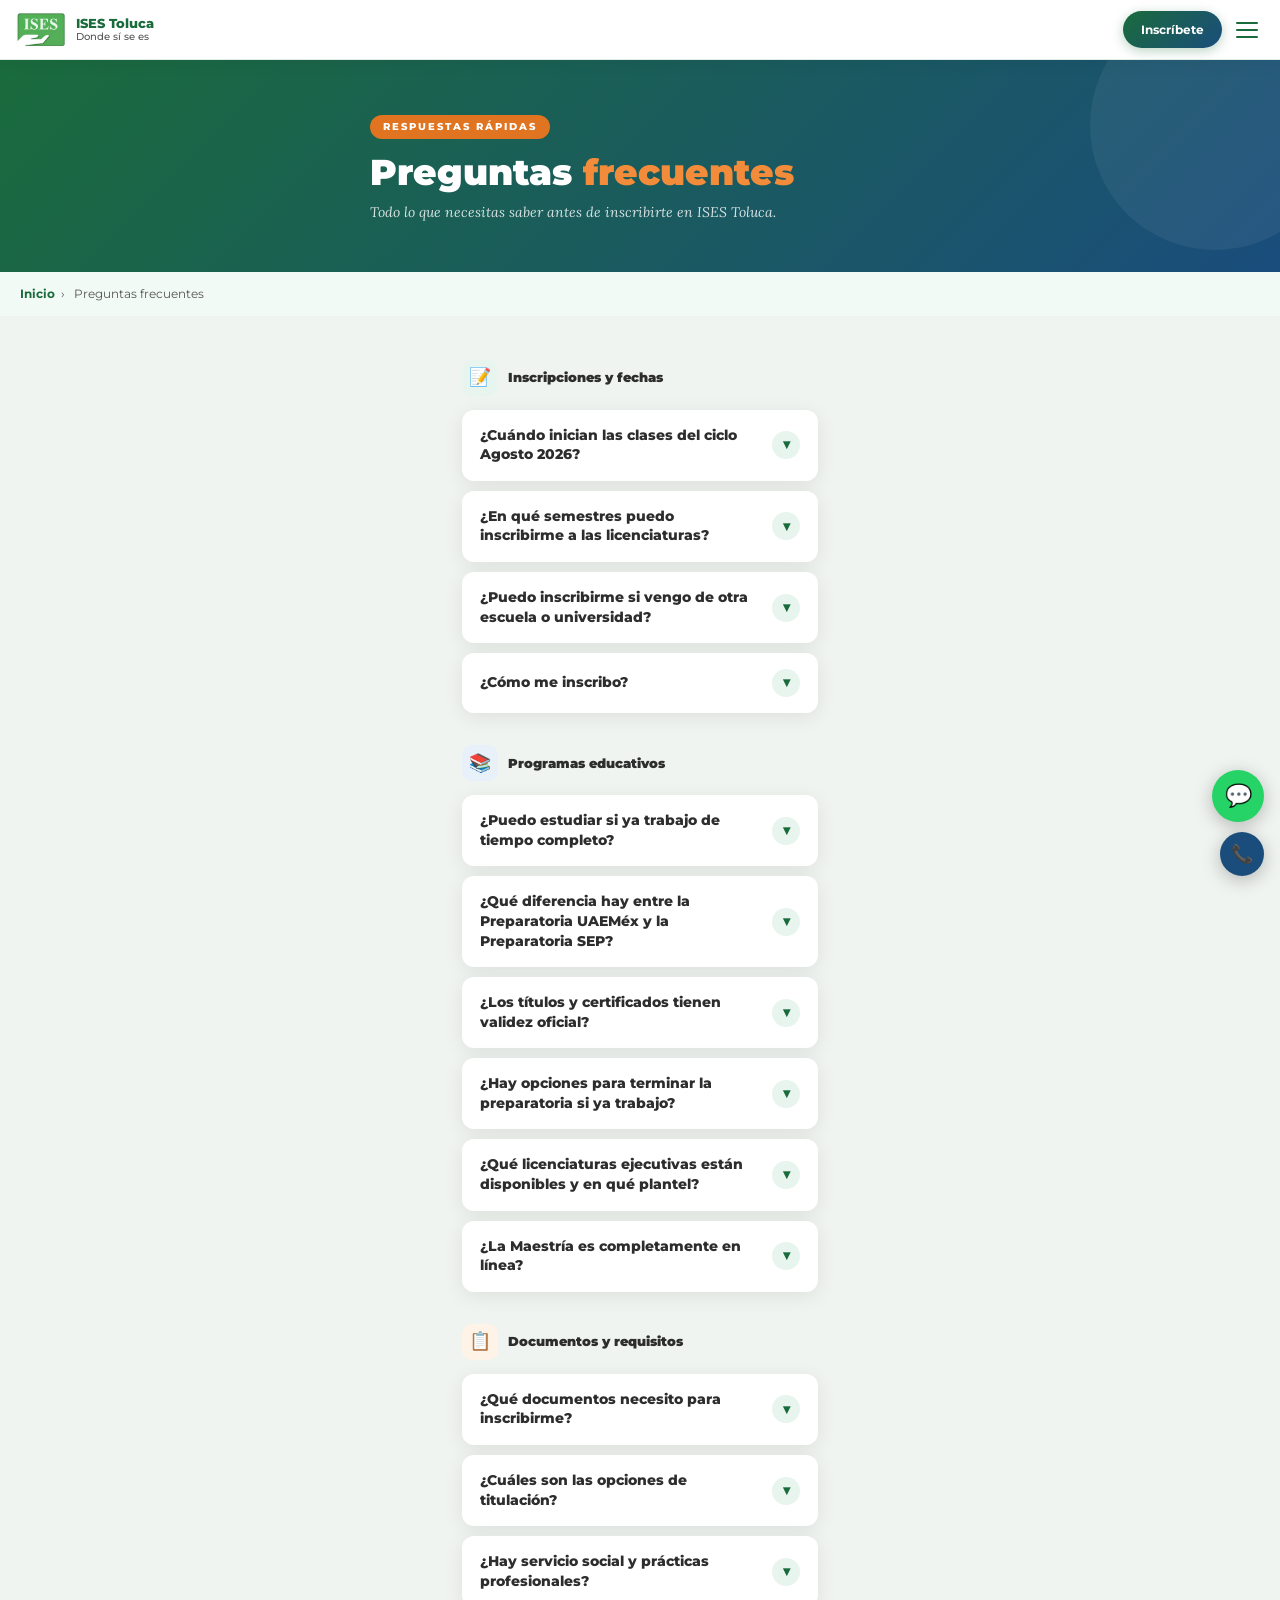
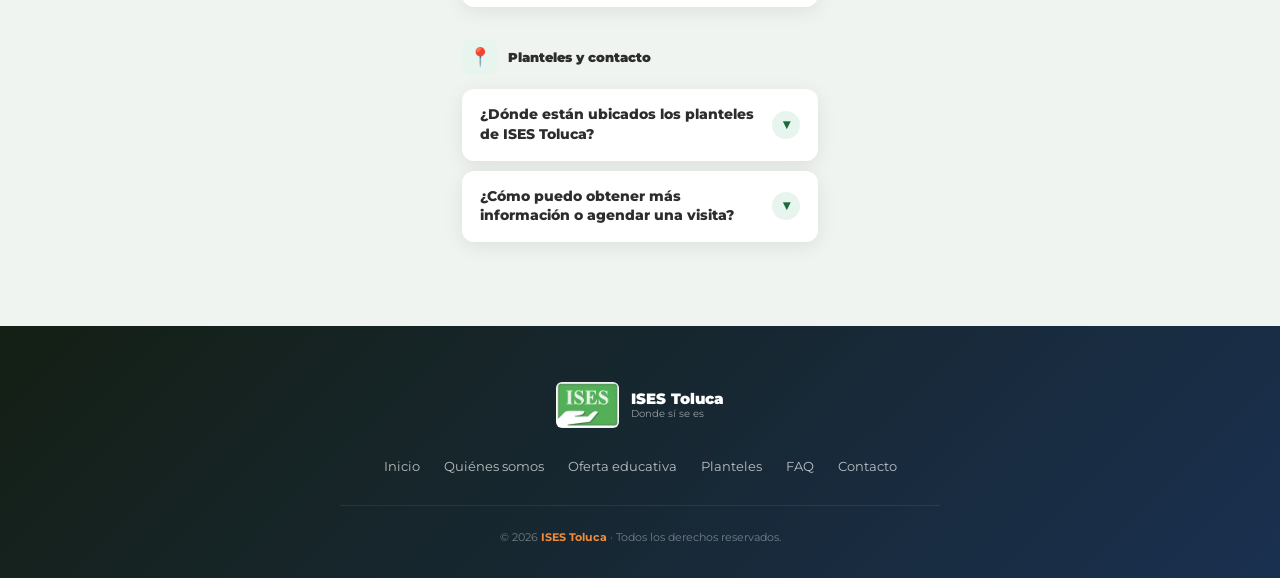
<file: faq.html>
<!DOCTYPE html>
<html lang="es">
<head>
<meta charset="UTF-8">
<meta name="viewport" content="width=device-width, initial-scale=1.0">
<title>Preguntas Frecuentes – ISES Toluca</title>
<meta name="description" content="Respuestas a las preguntas más comunes sobre inscripciones, programas, requisitos, horarios y planteles de ISES Toluca. Ciclo Agosto 2026.">
<link rel="stylesheet" href="shared.css">
<style>
/* ── FAQ ACORDEÓN ── */
.faq-list { display:flex; flex-direction:column; gap:10px; }
.faq-item { background:#fff; border-radius:var(--radio); box-shadow:var(--sombra); overflow:hidden; transition:box-shadow .2s; }
.faq-item.open { box-shadow:var(--sombra-hover); }
.faq-q { width:100%; display:flex; align-items:center; justify-content:space-between; gap:12px; padding:16px 18px; background:none; border:none; text-align:left; font-family:inherit; font-size:14px; font-weight:800; color:var(--gris-dark); cursor:pointer; transition:.15s; line-height:1.4; }
.faq-q:hover { background:var(--verde-pale); }
.faq-item.open .faq-q { color:var(--verde); }
.faq-chevron { width:28px; height:28px; border-radius:50%; background:var(--verde-light); display:flex; align-items:center; justify-content:center; font-size:14px; flex-shrink:0; transition:transform .3s ease; color:var(--verde); }
.faq-item.open .faq-chevron { transform:rotate(180deg); background:var(--verde); color:#fff; }
.faq-a { max-height:0; overflow:hidden; transition:max-height .35s ease, padding .25s ease; font-size:13.5px; color:var(--gris-med); line-height:1.75; font-family:'Lora',serif; padding:0 18px; }
.faq-item.open .faq-a { max-height:500px; padding:0 18px 18px; }
.faq-a strong { color:var(--verde); font-style:normal; }
.faq-a a { color:var(--azul); font-weight:700; text-decoration:underline; }

/* CATEGORÍAS */
.faq-cat { margin-bottom:32px; }
.faq-cat-label { display:flex; align-items:center; gap:10px; margin-bottom:14px; }
.faq-cat-icon { width:36px; height:36px; border-radius:10px; display:flex; align-items:center; justify-content:center; font-size:18px; flex-shrink:0; }
.faq-cat-icon.verde { background:var(--verde-light); }
.faq-cat-icon.azul { background:var(--azul-light); }
.faq-cat-icon.naranja { background:var(--naranja-light); }
.faq-cat-name { font-size:13px; font-weight:900; color:var(--gris-dark); }

/* REVEAL */
.reveal { opacity:0; transform:translateY(20px); transition:opacity .5s ease,transform .5s ease; }
.reveal.visible { opacity:1; transform:translateY(0); }
.delay-1 { transition-delay:.07s; } .delay-2 { transition-delay:.14s; }
.delay-3 { transition-delay:.21s; }
</style>
</head>
<body class="page-body">

<nav class="nav">
  <a href="index.html" class="nav-logo"><img src="logo-ises.png" alt="ISES"><div class="nav-logo-text">ISES Toluca <span>Donde sí se es</span></div></a>
  <div class="nav-actions">
    <a href="contacto.html" class="nav-cta">Inscríbete</a>
    <button class="nav-menu-btn" id="menuBtn"><span></span><span></span><span></span></button>
  </div>
</nav>
<div class="nav-drawer" id="navDrawer">
  <a href="index.html" onclick="closeMenu()"><span class="nav-icon">🏠</span> Inicio</a>
  <a href="nosotros.html" onclick="closeMenu()"><span class="nav-icon">🎓</span> Quiénes somos</a>
  <a href="oferta.html" onclick="closeMenu()"><span class="nav-icon">📚</span> Oferta educativa</a>
  <a href="prepas.html" onclick="closeMenu()"><span class="nav-icon">📖</span> Preparatoria — Compara</a>
  <a href="planteles.html" onclick="closeMenu()"><span class="nav-icon">📍</span> Nuestros planteles</a>
  <a href="faq.html" class="active" onclick="closeMenu()"><span class="nav-icon">❓</span> Preguntas frecuentes</a>
  <a href="contacto.html" onclick="closeMenu()"><span class="nav-icon">✉️</span> Contacto</a>

</div>

<div class="page-header">
  <div class="page-header-inner">
    <div class="page-header-badge">Respuestas rápidas</div>
    <h1>Preguntas <span>frecuentes</span></h1>
    <p>Todo lo que necesitas saber antes de inscribirte en ISES Toluca.</p>
  </div>
</div>
<div class="breadcrumb"><a href="index.html">Inicio</a><span>›</span> Preguntas frecuentes</div>

<div class="section" style="padding-bottom:52px;">

  <!-- CATEGORÍA: INSCRIPCIONES -->
  <div class="faq-cat reveal">
    <div class="faq-cat-label">
      <div class="faq-cat-icon verde">📝</div>
      <div class="faq-cat-name">Inscripciones y fechas</div>
    </div>
    <div class="faq-list">
      <div class="faq-item">
        <button class="faq-q" onclick="toggleFaq(this)">¿Cuándo inician las clases del ciclo Agosto 2026?<span class="faq-chevron">▾</span></button>
        <div class="faq-a">Las clases inician según el programa:<br><br>
          • <strong>4 de agosto 2026:</strong> Licenciaturas escolarizadas y Preparatoria UAEMéx (Plantel Maquinita)<br>
          • <strong>13 de agosto 2026:</strong> Lic. en Pedagogía (Plantel Villada)<br>
          • <strong>16 de agosto 2026:</strong> Cursos de Inglés CELe y CENEVAL<br>
          • <strong>30 de agosto 2026:</strong> Licenciaturas Ejecutivas y Preparatoria SEP<br>
          • <strong>1 de septiembre 2026:</strong> Educación Preescolar (Plantel Bravo)<br>
          • <strong>8 de septiembre 2026:</strong> Maestría en Docencia (Virtual)
        </div>
      </div>
      <div class="faq-item">
        <button class="faq-q" onclick="toggleFaq(this)">¿En qué semestres puedo inscribirme a las licenciaturas?<span class="faq-chevron">▾</span></button>
        <div class="faq-a">Para las <strong>Licenciaturas Escolarizadas</strong> (Administración y Contaduría en Plantel Maquinita), las inscripciones están abiertas para <strong>1°, 3° y 5° semestre</strong>. Si ya cursaste semestres en otra institución, puedes tramitar tu cambio de plantel presentando tu trayectoria académica.</div>
      </div>
      <div class="faq-item">
        <button class="faq-q" onclick="toggleFaq(this)">¿Puedo inscribirme si vengo de otra escuela o universidad?<span class="faq-chevron">▾</span></button>
        <div class="faq-a">Sí. ISES acepta <strong>cambios de plantel y revalidaciones</strong>. Para cambio de plantel necesitas presentar tu trayectoria académica y pagar los derechos correspondientes. Para equivalencias de otra institución, contáctanos directamente para revisar tu caso.</div>
      </div>
      <div class="faq-item">
        <button class="faq-q" onclick="toggleFaq(this)">¿Cómo me inscribo?<span class="faq-chevron">▾</span></button>
        <div class="faq-a">El proceso es sencillo:<br><br>1. <strong>Elige tu programa y plantel</strong> en nuestra <a href="oferta.html">página de oferta educativa</a>.<br>2. <strong>Reúne tus documentos</strong> (acta de nacimiento, certificado del nivel anterior, CURP, fotos).<br>3. <strong>Acude al plantel</strong> o contáctanos por <a href="https://wa.me/527226753239">WhatsApp</a> para agendar tu visita.<br>4. Un asesor te guiará en todo el proceso de inscripción.</div>
      </div>
    </div>
  </div>

  <!-- CATEGORÍA: PROGRAMAS -->
  <div class="faq-cat reveal delay-1">
    <div class="faq-cat-label">
      <div class="faq-cat-icon azul">📚</div>
      <div class="faq-cat-name">Programas educativos</div>
    </div>
    <div class="faq-list">
      <div class="faq-item">
        <button class="faq-q" onclick="toggleFaq(this)">¿Puedo estudiar si ya trabajo de tiempo completo?<span class="faq-chevron">▾</span></button>
        <div class="faq-a">¡Sí! Las <strong>Licenciaturas Ejecutivas</strong> están diseñadas exactamente para eso: se cursan <strong>solo los sábados de 8:00 a 18:00 hrs</strong> y duran 38 meses. Tus prácticas profesionales se liberan con tu empleo actual. La <strong>Maestría en Docencia</strong> es 100% virtual con horario 100% flexible.</div>
      </div>
      <div class="faq-item">
        <button class="faq-q" onclick="toggleFaq(this)">¿Qué diferencia hay entre la Preparatoria UAEMéx y la Preparatoria SEP?<span class="faq-chevron">▾</span></button>
        <div class="faq-a"><strong>Preparatoria UAEMéx</strong> (Plantel Maquinita): Mayor prestigio académico, acreditada por la ANUIES, con inglés CELe certificado los 6 semestres y diagnóstico vocacional EVAPEM gratuito. Ideal si quieres ingresar a licenciaturas UAEMéx.<br><br><strong>Preparatoria SEP</strong> (Planteles Villada y Bravo): Certificado con validez oficial SEP en todo el país. Acepta alumnos de cualquier semestre previo y de cualquier sistema educativo. Matutino y vespertino.<br><br>👉 <a href="prepas.html">Compara las 4 modalidades de prepa aquí</a> (UAEMéx, SEP, Abierta y CENEVAL).</div>
      </div>
      <div class="faq-item">
        <button class="faq-q" onclick="toggleFaq(this)">¿Los títulos y certificados tienen validez oficial?<span class="faq-chevron">▾</span></button>
        <div class="faq-a">Sí. ISES está <strong>incorporado a la UAEMéx</strong> y a la <strong>SEP</strong>. Todos los títulos, certificados y grados tienen validez oficial en todo el país y son reconocidos por instituciones públicas y privadas. Los programas con RVOE SEP también tienen validez nacional.</div>
      </div>
      <div class="faq-item">
        <button class="faq-q" onclick="toggleFaq(this)">¿Hay opciones para terminar la preparatoria si ya trabajo?<span class="faq-chevron">▾</span></button>
        <div class="faq-a">Sí, tenemos dos opciones:<br><br>• <strong>Preparatoria Abierta SEP</strong> (Plantel Bravo, sábados 8–16 hrs): Tú decides el ritmo de avance, sin límite de edad, ISES hace todos los trámites.<br><br>• <strong>Certificado CENEVAL</strong> (Plantel Villada, 10 sesiones sáb y dom): Obtén tu certificado de preparatoria en pocas semanas. Tu pago es válido hasta que pases el examen.</div>
      </div>
      <div class="faq-item">
        <button class="faq-q" onclick="toggleFaq(this)">¿Qué licenciaturas ejecutivas están disponibles y en qué plantel?<span class="faq-chevron">▾</span></button>
        <div class="faq-a"><strong>Plantel Maquinita:</strong> Administración y Derecho.<br><strong>Plantel Villada:</strong> Psicología, Pedagogía y Recursos Humanos.<br><br>Todas inician el <strong>30 de agosto de 2026</strong>, horario sabatino de 8:00 a 18:00 hrs. Duración: 38 meses.</div>
      </div>
      <div class="faq-item">
        <button class="faq-q" onclick="toggleFaq(this)">¿La Maestría es completamente en línea?<span class="faq-chevron">▾</span></button>
        <div class="faq-a">Sí. La <strong>Maestría en Docencia en Educación Media Superior</strong> es 100% virtual con horarios completamente flexibles. Cuenta con <strong>RVOE SEP 20130146</strong> y asesoría semanal en tiempo real con el docente. Dura 22 meses, incluye titulación y tiene 34% de beca disponible.</div>
      </div>
    </div>
  </div>

  <!-- CATEGORÍA: DOCUMENTOS -->
  <div class="faq-cat reveal delay-2">
    <div class="faq-cat-label">
      <div class="faq-cat-icon naranja">📋</div>
      <div class="faq-cat-name">Documentos y requisitos</div>
    </div>
    <div class="faq-list">
      <div class="faq-item">
        <button class="faq-q" onclick="toggleFaq(this)">¿Qué documentos necesito para inscribirme?<span class="faq-chevron">▾</span></button>
        <div class="faq-a">Los documentos generales son:<br><br>
          • <strong>Acta de nacimiento certificada</strong> (original y copia)<br>
          • <strong>CURP</strong> (original y copia)<br>
          • <strong>Certificado del nivel anterior</strong> (secundaria o bachillerato según programa)<br>
          • <strong>4 fotografías infantil recientes</strong> en blanco y negro<br>
          • <strong>Certificado médico</strong> con tipo de sangre (para preparatoria)<br><br>
          Para <strong>Licenciaturas Ejecutivas</strong> se requiere además constancia laboral (tienes 1 año para presentarla). Contáctanos para la lista exacta de tu programa.
        </div>
      </div>
      <div class="faq-item">
        <button class="faq-q" onclick="toggleFaq(this)">¿Cuáles son las opciones de titulación?<span class="faq-chevron">▾</span></button>
        <div class="faq-a">ISES ofrece múltiples modalidades de titulación según el programa:<br><br>
          • <strong>Examen Ceneval (EGEL)</strong><br>
          • <strong>Memoria Laboral</strong> (para ejecutivas, basada en tu experiencia profesional)<br>
          • <strong>Tesis</strong><br><br>
          Puedes elegir la que mejor se adapte a tu perfil y trayectoria. Nuestros asesores te orientan en cada caso.
        </div>
      </div>
      <div class="faq-item">
        <button class="faq-q" onclick="toggleFaq(this)">¿Hay servicio social y prácticas profesionales?<span class="faq-chevron">▾</span></button>
        <div class="faq-a">Sí. ISES tiene <strong>convenios con fundaciones, ONG, gobierno municipal, estatal y federal</strong> para el servicio social. Para las licenciaturas ejecutivas, las prácticas profesionales se liberan con tu <strong>empleo actual</strong>. Para licenciaturas escolarizadas como Psicología, las prácticas inician desde el <strong>2° semestre</strong> con instituciones vinculadas.</div>
      </div>
    </div>
  </div>

  <!-- CATEGORÍA: PLANTELES -->
  <div class="faq-cat reveal delay-3">
    <div class="faq-cat-label">
      <div class="faq-cat-icon verde">📍</div>
      <div class="faq-cat-name">Planteles y contacto</div>
    </div>
    <div class="faq-list">
      <div class="faq-item">
        <button class="faq-q" onclick="toggleFaq(this)">¿Dónde están ubicados los planteles de ISES Toluca?<span class="faq-chevron">▾</span></button>
        <div class="faq-a">Tenemos 5 planteles en el Estado de México:<br><br>
          • <strong>Maquinita:</strong> Isidro Fabela Nte. 905, Santiago Miltepec, Toluca · Tel: 722 272 1215<br>
          • <strong>Villada:</strong> José V. Villada 440, Col. El Ranchito, Toluca · Tel: 722 215 5800<br>
          • <strong>Bravo:</strong> Bravo Nte. 307-2, Col. Centro, Toluca · Tel: 722 215 1050<br>
          • <strong>Santiago:</strong> Vicente Guerrero 203, Santiago Tianguistenco · Tel: 713 135 2437<br>
          • <strong>Ixtlahuaca:</strong> Fco. López Rayón 8, Ixtlahuaca · Tel: 712 283 0073<br><br>
          Consulta mapas y direcciones en nuestra <a href="planteles.html">página de planteles</a>.
        </div>
      </div>
      <div class="faq-item">
        <button class="faq-q" onclick="toggleFaq(this)">¿Cómo puedo obtener más información o agendar una visita?<span class="faq-chevron">▾</span></button>
        <div class="faq-a">Puedes contactarnos de varias formas:<br><br>
          • <strong>WhatsApp:</strong> <a href="https://wa.me/527226753239">+52 722 675 3239</a><br>
          • <strong>Formulario en línea:</strong> <a href="contacto.html">Página de contacto</a><br>
          • <strong>Llamada directa</strong> al plantel de tu preferencia<br><br>
          Un asesor te responderá a la brevedad.
        </div>
      </div>
    </div>
  </div>

</div>

<footer>
  <div class="footer-inner">
    <div class="footer-logo"><img src="logo-ises.png" alt="ISES"><div class="footer-logo-text">ISES Toluca <span>Donde sí se es</span></div></div>
    <div class="footer-nav">
      <a href="index.html">Inicio</a><a href="nosotros.html">Quiénes somos</a>
      <a href="oferta.html">Oferta educativa</a><a href="planteles.html">Planteles</a>
      <a href="faq.html">FAQ</a><a href="contacto.html">Contacto</a>
    </div>
    <div class="footer-copy">© 2026 <strong>ISES Toluca</strong> · Todos los derechos reservados.</div>
  </div>
</footer>

<div class="fab-group">
  <div class="fab-wrap"><span class="fab-label">WhatsApp</span><a href="https://wa.me/527226753239" target="_blank" rel="noopener" class="fab fab-wa">💬</a></div>
  <div class="fab-wrap"><span class="fab-label">Llamar</span><a href="tel:7222721215" class="fab fab-sm fab-call">📞</a></div>
</div>

<script>
const menuBtn = document.getElementById('menuBtn');
const navDrawer = document.getElementById('navDrawer');
menuBtn.addEventListener('click', () => { menuBtn.classList.toggle('open'); navDrawer.classList.toggle('open'); });
function closeMenu() { menuBtn.classList.remove('open'); navDrawer.classList.remove('open'); }
document.addEventListener('click', e => { if (!menuBtn.contains(e.target) && !navDrawer.contains(e.target)) closeMenu(); });

function toggleFaq(btn) {
  const item = btn.closest('.faq-item');
  const isOpen = item.classList.contains('open');
  document.querySelectorAll('.faq-item.open').forEach(el => el.classList.remove('open'));
  if (!isOpen) item.classList.add('open');
}

const obs = new IntersectionObserver(entries => {
  entries.forEach(e => { if (e.isIntersecting) { e.target.classList.add('visible'); obs.unobserve(e.target); } });
}, { threshold: 0.1, rootMargin: '0px 0px -30px 0px' });
document.querySelectorAll('.reveal').forEach(el => obs.observe(el));
</script>
</body>
</html>
</file>
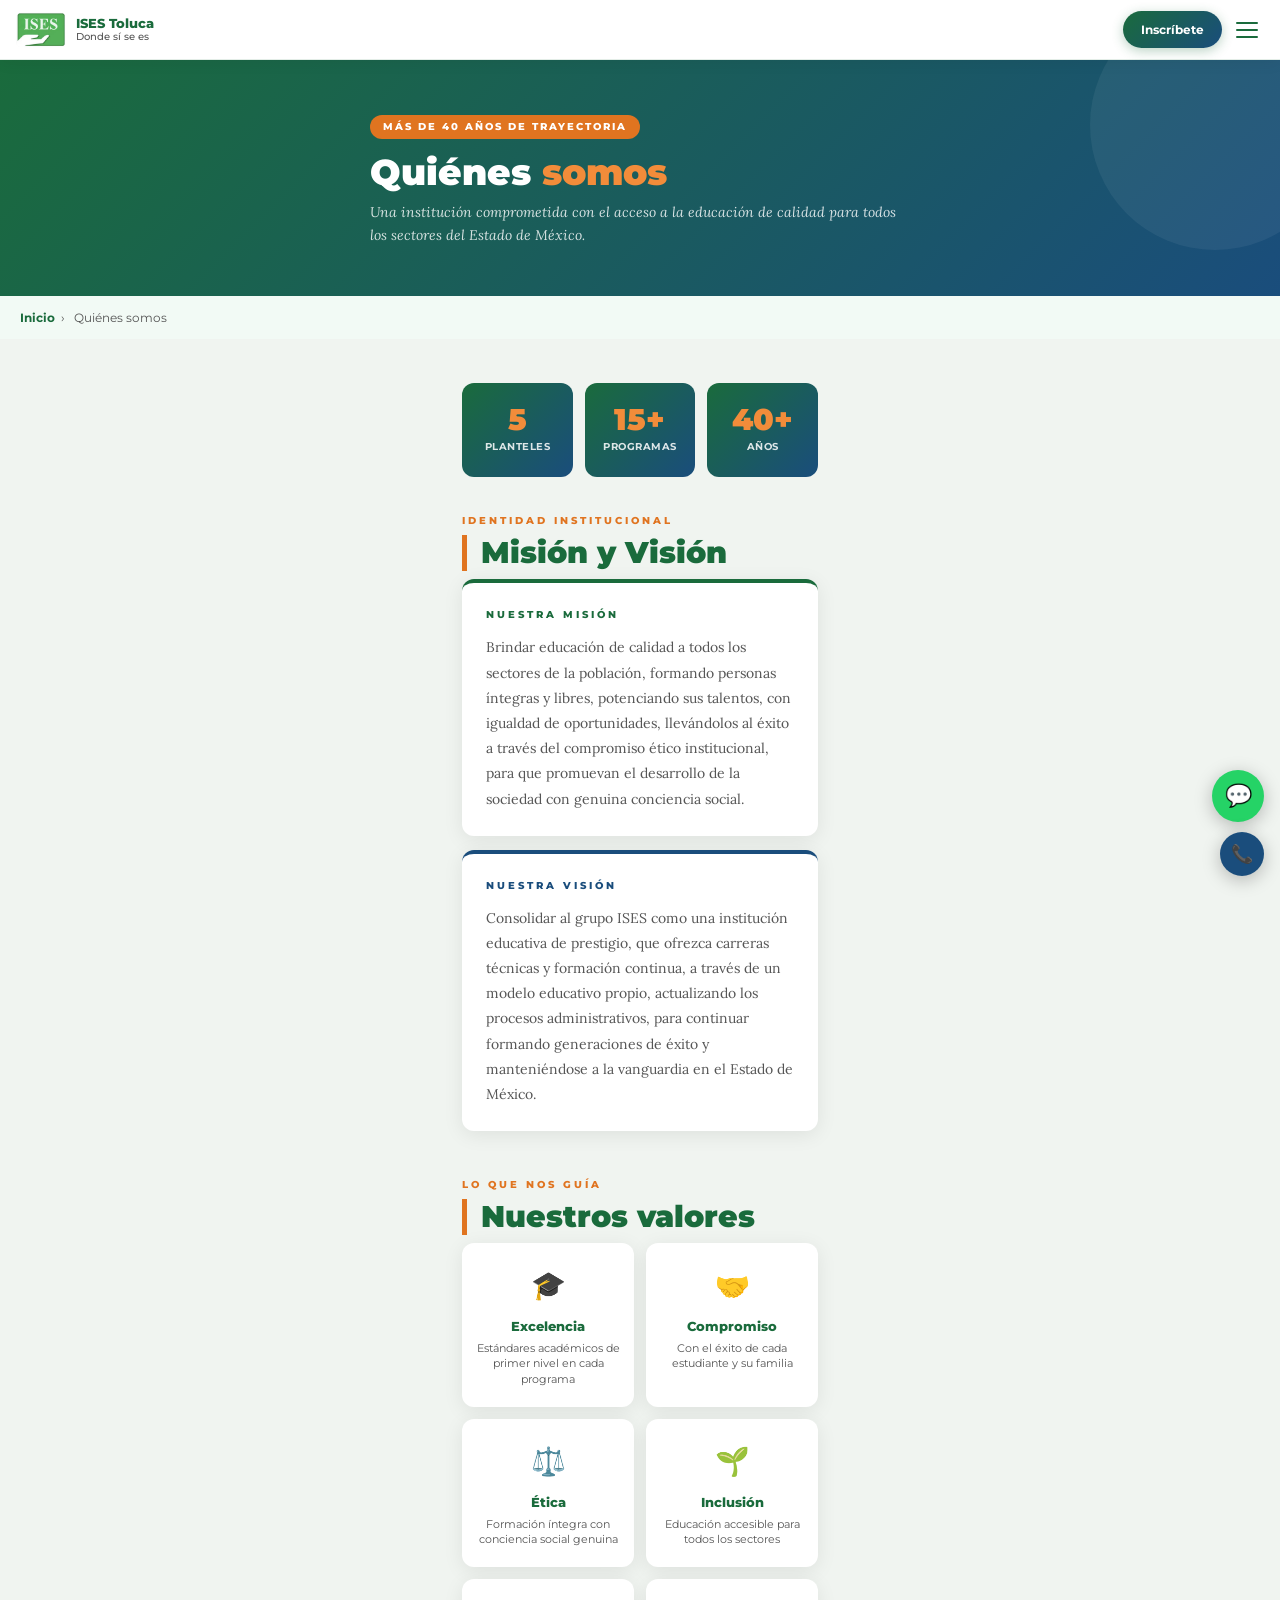
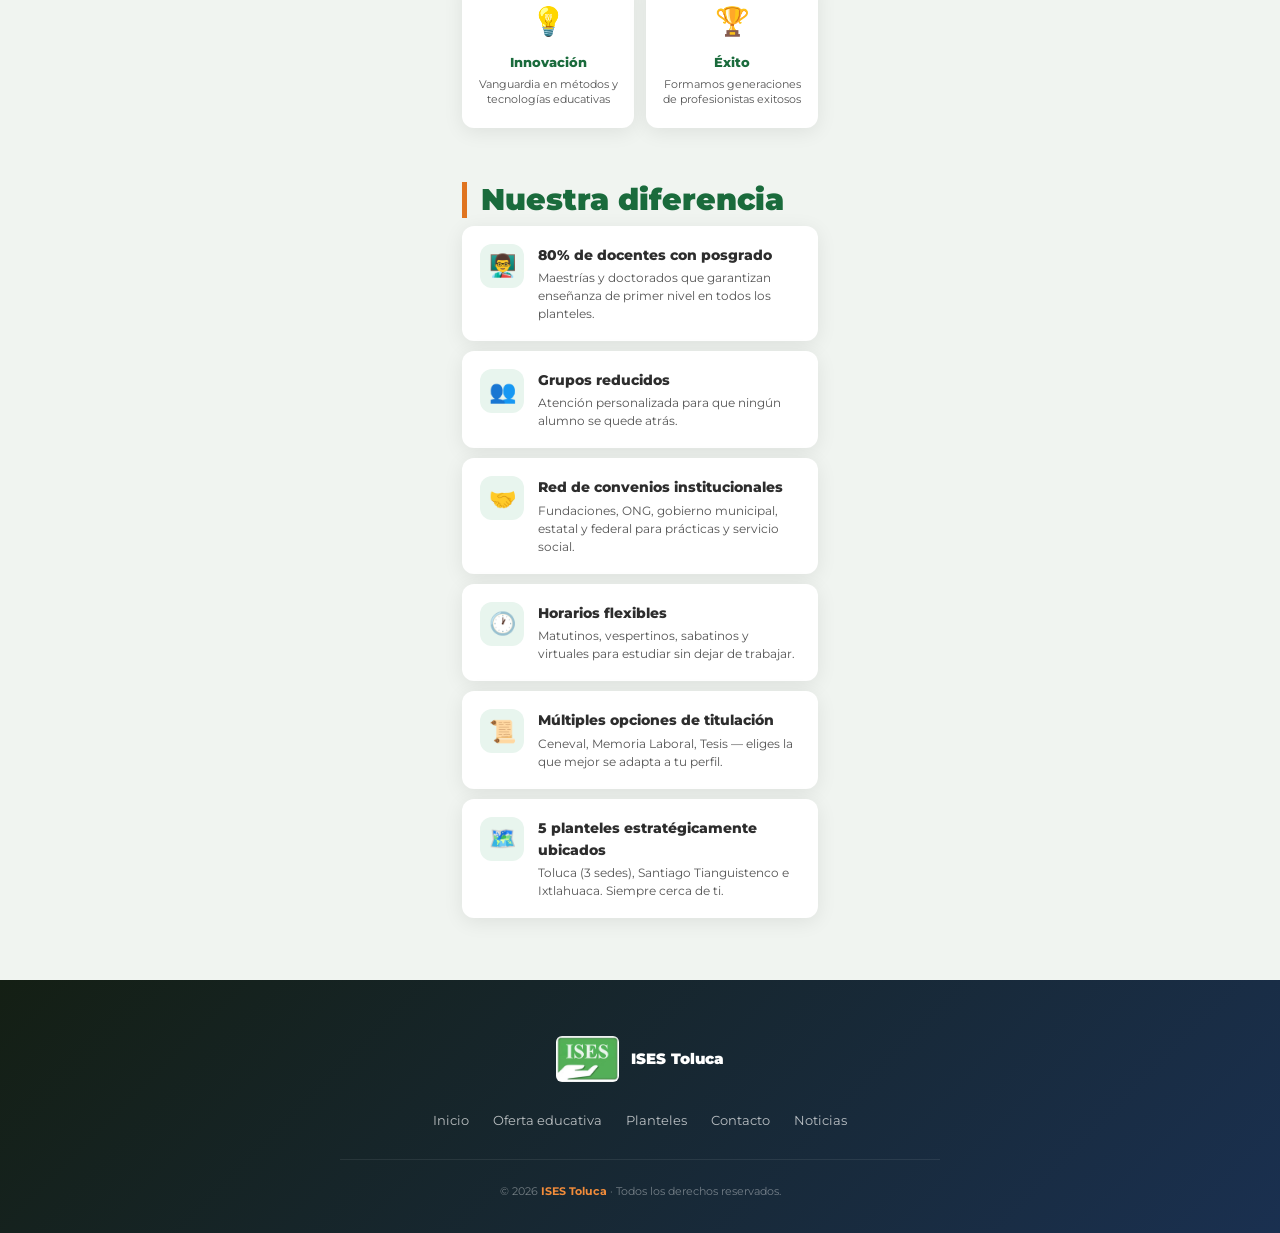
<file: nosotros.html>
<!DOCTYPE html>
<html lang="es">
<head>
<meta charset="UTF-8">
<meta name="viewport" content="width=device-width, initial-scale=1.0">
<title>Quiénes Somos – ISES Toluca</title>
<meta name="description" content="Conoce la misión, visión y valores de ISES Toluca. Más de 30 años formando generaciones de éxito en el Estado de México.">
<link rel="stylesheet" href="shared.css">
<style>
/* STATS */
.stat-row { display:grid; grid-template-columns:repeat(3,1fr); gap:12px; margin-bottom:36px; }
.stat-card { background:var(--grad); border-radius:var(--radio); padding:22px 10px; text-align:center; color:#fff; }
.stat-num { font-size:30px; font-weight:900; color:var(--naranja-med); line-height:1; }
.stat-lbl { font-size:10px; font-weight:700; opacity:.85; margin-top:4px; text-transform:uppercase; letter-spacing:.5px; }

/* MV */
.mv-card { background:#fff; border-radius:var(--radio); box-shadow:var(--sombra); padding:24px; border-top:4px solid var(--verde); margin-bottom:14px; transition:.2s; }
.mv-card:hover { box-shadow:var(--sombra-hover); }
.mv-card.azul { border-top-color:var(--azul); }
.mv-card h3 { font-size:10px; font-weight:800; letter-spacing:3px; text-transform:uppercase; color:var(--verde); margin-bottom:12px; }
.mv-card.azul h3 { color:var(--azul); }
.mv-card p { font-family:'Lora',serif; font-size:14px; color:var(--gris-med); line-height:1.8; }

/* VALORES */
.valores-grid { display:grid; grid-template-columns:1fr 1fr; gap:12px; }
.valor-card { background:#fff; border-radius:var(--radio); box-shadow:var(--sombra); padding:20px 14px; text-align:center; transition:.2s; }
.valor-card:hover { transform:translateY(-3px); box-shadow:var(--sombra-hover); }
.valor-icon { font-size:28px; margin-bottom:8px; }
.valor-name { font-size:13px; font-weight:800; color:var(--verde); margin-bottom:4px; }
.valor-desc { font-size:11px; color:var(--gris-med); line-height:1.4; }

/* DIFERENCIADORES */
.diff-item { background:#fff; border-radius:var(--radio); box-shadow:var(--sombra); padding:18px; margin-bottom:10px; display:flex; gap:14px; align-items:flex-start; transition:.2s; }
.diff-item:hover { transform:translateX(4px); box-shadow:var(--sombra-hover); }
.diff-icon { width:44px; height:44px; border-radius:12px; background:var(--verde-light); display:flex; align-items:center; justify-content:center; font-size:22px; flex-shrink:0; }
.diff-title { font-size:14px; font-weight:800; color:var(--gris-dark); margin-bottom:3px; }
.diff-desc { font-size:12px; color:var(--gris-med); line-height:1.5; }

/* REVEAL */
.reveal { opacity:0; transform:translateY(24px); transition:opacity .5s ease,transform .5s ease; }
.reveal.visible { opacity:1; transform:translateY(0); }
.delay-1 { transition-delay:.08s; } .delay-2 { transition-delay:.16s; }
.delay-3 { transition-delay:.24s; } .delay-4 { transition-delay:.32s; }
</style>
</head>
<body class="page-body">

<nav class="nav">
  <a href="index.html" class="nav-logo"><img src="logo-ises.png" alt="ISES"><div class="nav-logo-text">ISES Toluca <span>Donde sí se es</span></div></a>
  <div class="nav-actions">
    <a href="contacto.html" class="nav-cta">Inscríbete</a>
    <button class="nav-menu-btn" id="menuBtn"><span></span><span></span><span></span></button>
  </div>
</nav>
<div class="nav-drawer" id="navDrawer">
  <a href="index.html" onclick="closeMenu()"><span class="nav-icon">🏠</span> Inicio</a>
  <a href="nosotros.html" class="active" onclick="closeMenu()"><span class="nav-icon">🎓</span> Quiénes somos</a>
  <a href="oferta.html" onclick="closeMenu()"><span class="nav-icon">📚</span> Oferta educativa</a>
  <a href="prepas.html" onclick="closeMenu()"><span class="nav-icon">📖</span> Preparatoria — Compara</a>
  <a href="planteles.html" onclick="closeMenu()"><span class="nav-icon">📍</span> Nuestros planteles</a>
  <a href="noticias.html" onclick="closeMenu()"><span class="nav-icon">📰</span> Noticias</a>
  <a href="contacto.html" onclick="closeMenu()"><span class="nav-icon">✉️</span> Contacto</a>
</div>

<div class="page-header">
  <div class="page-header-inner">
    <div class="page-header-badge">Más de 40 años de trayectoria</div>
    <h1>Quiénes <span>somos</span></h1>
    <p>Una institución comprometida con el acceso a la educación de calidad para todos los sectores del Estado de México.</p>
  </div>
</div>
<div class="breadcrumb"><a href="index.html">Inicio</a><span>›</span> Quiénes somos</div>

<div class="section" style="padding-bottom:52px;">

  <div class="stat-row reveal">
    <div class="stat-card"><div class="stat-num">5</div><div class="stat-lbl">Planteles</div></div>
    <div class="stat-card"><div class="stat-num">15+</div><div class="stat-lbl">Programas</div></div>
    <div class="stat-card"><div class="stat-num">40+</div><div class="stat-lbl">Años</div></div>
  </div>

  <p class="section-label reveal">Identidad institucional</p>
  <h2 class="section-title reveal">Misión y Visión</h2>

  <div class="mv-card reveal">
    <h3>Nuestra Misión</h3>
    <p>Brindar educación de calidad a todos los sectores de la población, formando personas íntegras y libres, potenciando sus talentos, con igualdad de oportunidades, llevándolos al éxito a través del compromiso ético institucional, para que promuevan el desarrollo de la sociedad con genuina conciencia social.</p>
  </div>
  <div class="mv-card azul reveal">
    <h3>Nuestra Visión</h3>
    <p>Consolidar al grupo ISES como una institución educativa de prestigio, que ofrezca carreras técnicas y formación continua, a través de un modelo educativo propio, actualizando los procesos administrativos, para continuar formando generaciones de éxito y manteniéndose a la vanguardia en el Estado de México.</p>
  </div>

  <div style="height:32px;"></div>
  <p class="section-label reveal">Lo que nos guía</p>
  <h2 class="section-title reveal">Nuestros valores</h2>
  <div class="valores-grid">
    <div class="valor-card reveal delay-1"><div class="valor-icon">🎓</div><div class="valor-name">Excelencia</div><div class="valor-desc">Estándares académicos de primer nivel en cada programa</div></div>
    <div class="valor-card reveal delay-2"><div class="valor-icon">🤝</div><div class="valor-name">Compromiso</div><div class="valor-desc">Con el éxito de cada estudiante y su familia</div></div>
    <div class="valor-card reveal delay-3"><div class="valor-icon">⚖️</div><div class="valor-name">Ética</div><div class="valor-desc">Formación íntegra con conciencia social genuina</div></div>
    <div class="valor-card reveal delay-4"><div class="valor-icon">🌱</div><div class="valor-name">Inclusión</div><div class="valor-desc">Educación accesible para todos los sectores</div></div>
    <div class="valor-card reveal delay-1"><div class="valor-icon">💡</div><div class="valor-name">Innovación</div><div class="valor-desc">Vanguardia en métodos y tecnologías educativas</div></div>
    <div class="valor-card reveal delay-2"><div class="valor-icon">🏆</div><div class="valor-name">Éxito</div><div class="valor-desc">Formamos generaciones de profesionistas exitosos</div></div>
  </div>

  <div style="height:32px;"></div>
  <p class="section-label reveal">Por qué elegirnos</p>
  <h2 class="section-title reveal">Nuestra diferencia</h2>

  <div class="diff-item reveal"><div class="diff-icon">👨‍🏫</div><div><div class="diff-title">80% de docentes con posgrado</div><div class="diff-desc">Maestrías y doctorados que garantizan enseñanza de primer nivel en todos los planteles.</div></div></div>
  <div class="diff-item reveal"><div class="diff-icon">👥</div><div><div class="diff-title">Grupos reducidos</div><div class="diff-desc">Atención personalizada para que ningún alumno se quede atrás.</div></div></div>
  <div class="diff-item reveal"><div class="diff-icon">🤝</div><div><div class="diff-title">Red de convenios institucionales</div><div class="diff-desc">Fundaciones, ONG, gobierno municipal, estatal y federal para prácticas y servicio social.</div></div></div>
  <div class="diff-item reveal"><div class="diff-icon">🕐</div><div><div class="diff-title">Horarios flexibles</div><div class="diff-desc">Matutinos, vespertinos, sabatinos y virtuales para estudiar sin dejar de trabajar.</div></div></div>
  <div class="diff-item reveal"><div class="diff-icon">📜</div><div><div class="diff-title">Múltiples opciones de titulación</div><div class="diff-desc">Ceneval, Memoria Laboral, Tesis — eliges la que mejor se adapta a tu perfil.</div></div></div>
  <div class="diff-item reveal"><div class="diff-icon">🗺️</div><div><div class="diff-title">5 planteles estratégicamente ubicados</div><div class="diff-desc">Toluca (3 sedes), Santiago Tianguistenco e Ixtlahuaca. Siempre cerca de ti.</div></div></div>


</div>

<footer>
  <div class="footer-inner">
    <div class="footer-logo"><img src="logo-ises.png" alt="ISES"><div class="footer-logo-text">ISES Toluca</div></div>

    <div class="footer-nav">
      <a href="index.html">Inicio</a><a href="oferta.html">Oferta educativa</a>
      <a href="planteles.html">Planteles</a><a href="contacto.html">Contacto</a>
      <a href="noticias.html">Noticias</a>
    </div>
    <div class="footer-copy">© 2026 <strong>ISES Toluca</strong> · Todos los derechos reservados.</div>
  </div>
</footer>

<div class="fab-group">
  <div class="fab-wrap"><span class="fab-label">WhatsApp</span><a href="https://wa.me/527226753239" target="_blank" rel="noopener" class="fab fab-wa">💬</a></div>
  <div class="fab-wrap"><span class="fab-label">Llamar</span><a href="tel:7222721215" class="fab fab-sm fab-call">📞</a></div>
</div>

<script>
const menuBtn = document.getElementById('menuBtn');
const navDrawer = document.getElementById('navDrawer');
menuBtn.addEventListener('click', () => { menuBtn.classList.toggle('open'); navDrawer.classList.toggle('open'); });
function closeMenu() { menuBtn.classList.remove('open'); navDrawer.classList.remove('open'); }
document.addEventListener('click', e => { if (!menuBtn.contains(e.target) && !navDrawer.contains(e.target)) closeMenu(); });

const revealEls = document.querySelectorAll('.reveal');
const obs = new IntersectionObserver(entries => {
  entries.forEach(e => { if (e.isIntersecting) { e.target.classList.add('visible'); obs.unobserve(e.target); } });
}, { threshold: 0.1, rootMargin: '0px 0px -30px 0px' });
revealEls.forEach(el => obs.observe(el));
</script>
</body>
</html>
</file>
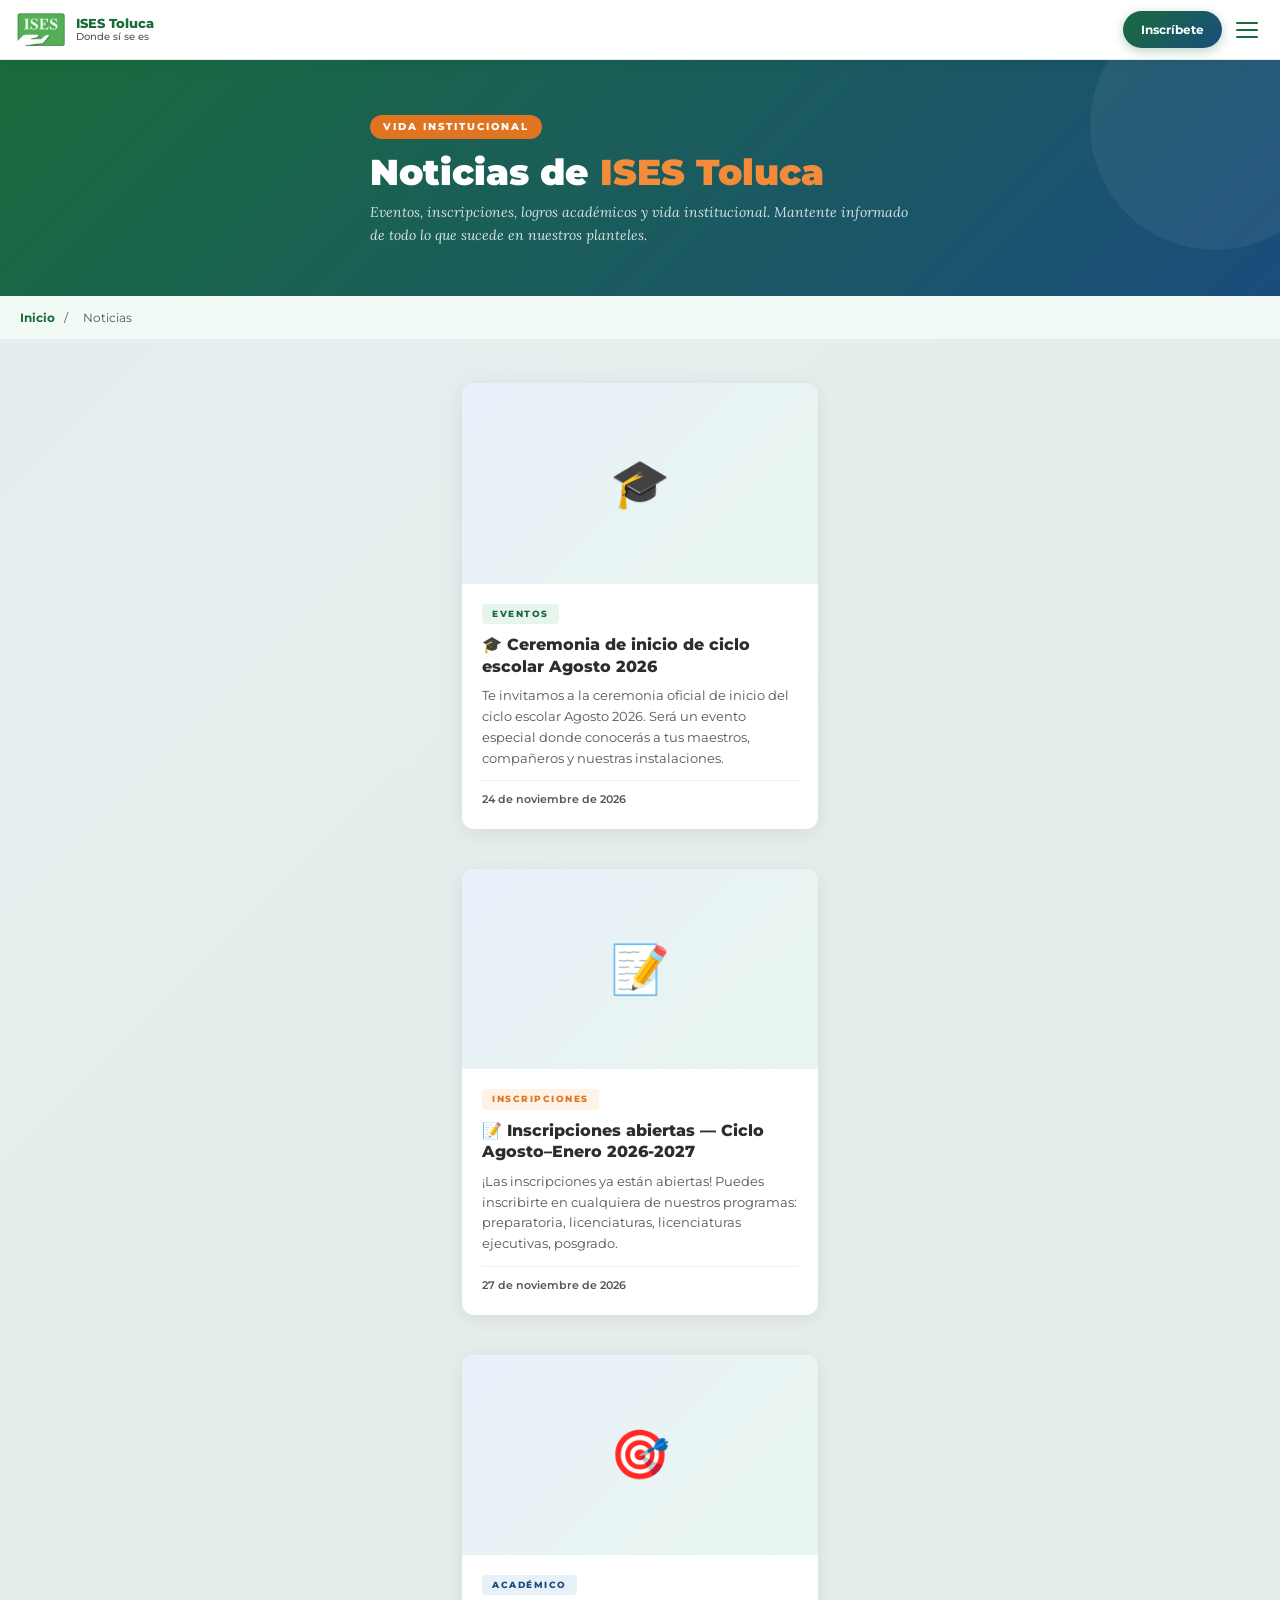
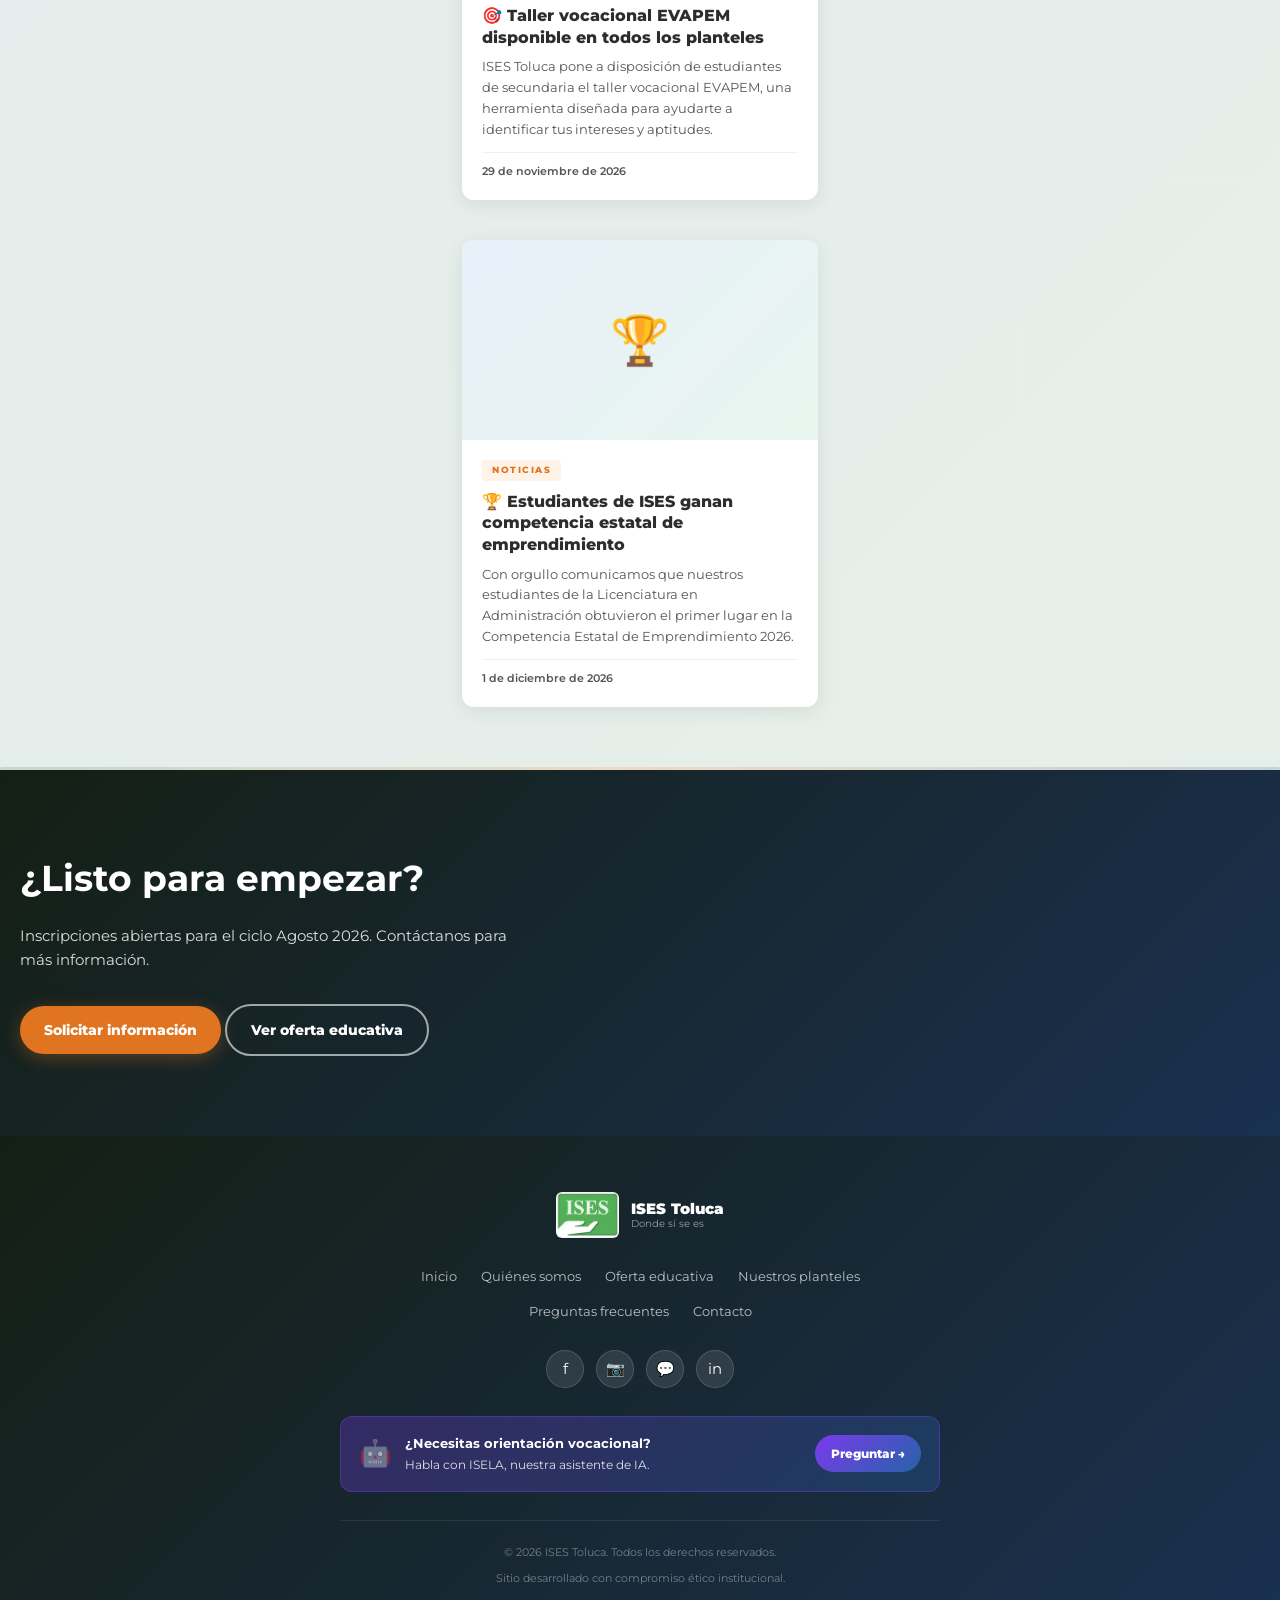
<file: noticias.html>
<!DOCTYPE html>
<html lang="es">
<head>
<meta charset="UTF-8">
<meta name="viewport" content="width=device-width, initial-scale=1.0">
<title>Noticias – ISES Toluca</title>
<meta name="description" content="Últimas noticias, eventos y actualizaciones de ISES Toluca. Eventos, inscripciones, talleres vocacionales y más.">
<link rel="stylesheet" href="shared.css">
<style>
.noticia-card {
  background: #fff;
  border-radius: var(--radio);
  box-shadow: var(--sombra);
  overflow: hidden;
  transition: .2s;
  display: flex;
  flex-direction: column;
  margin-bottom: 16px;
}
.noticia-card:hover {
  transform: translateY(-3px);
  box-shadow: var(--sombra-hover);
}
.noticia-image {
  width: 100%;
  aspect-ratio: 16/9;
  background: linear-gradient(135deg, var(--azul-light), var(--verde-light));
  display: flex;
  align-items: center;
  justify-content: center;
  font-size: 48px;
  overflow: hidden;
}
.noticia-image img {
  width: 100%;
  height: 100%;
  object-fit: cover;
}
.noticia-body {
  padding: 20px;
  flex: 1;
  display: flex;
  flex-direction: column;
}
.noticia-tag {
  display: inline-block;
  background: var(--naranja-light);
  color: var(--naranja);
  font-size: 9px;
  font-weight: 800;
  letter-spacing: 1.5px;
  text-transform: uppercase;
  padding: 3px 10px;
  border-radius: 4px;
  margin-bottom: 10px;
  width: fit-content;
}
.noticia-tag.evento { background: var(--verde-light); color: var(--verde); }
.noticia-tag.academico { background: var(--azul-light); color: var(--azul); }
.noticia-title {
  font-size: 16px;
  font-weight: 800;
  color: var(--gris-dark);
  line-height: 1.35;
  margin-bottom: 8px;
}
.noticia-excerpt {
  font-size: 13px;
  color: var(--gris-med);
  line-height: 1.6;
  margin-bottom: 12px;
  flex: 1;
}
.noticia-footer {
  padding-top: 10px;
  border-top: 1px solid #f0f0f0;
  font-size: 11px;
  color: var(--gris-med);
  font-weight: 600;
}

/* Sobrescribir estilos CTA */
.cta-section {
  padding: 80px 20px !important;
  background: linear-gradient(135deg, #141f14 0%, #1a3050 100%) !important;
}
.cta-inner {
  max-width: 520px !important;
}
.cta-section h2 {
  margin-bottom: 16px !important;
  font-size: clamp(24px, 5vw, 36px) !important;
  color: #fff !important;
}
.cta-section p {
  margin-bottom: 32px !important;
  font-size: 15px !important;
  color: rgba(255,255,255,0.85) !important;
}
.cta-btns {
  gap: 16px !important;
  justify-content: center !important;
}
/* Botones visibles sobre fondo oscuro */
.cta-section .btn-outline {
  background: transparent !important;
  color: #fff !important;
  border: 2px solid rgba(255,255,255,0.6) !important;
}
.cta-section .btn-outline:hover {
  background: rgba(255,255,255,0.12) !important;
  border-color: #fff !important;
}

/* Estilos para sección de noticias */
.section-full {
  background: linear-gradient(135deg, rgba(42, 111, 219, 0.05) 0%, rgba(31, 138, 91, 0.05) 100%);
}
#noticiasContainer {
  display: grid;
  grid-template-columns: repeat(auto-fit, minmax(300px, 1fr));
  gap: 24px;
  max-width: 1200px;
  margin: 0 auto;
}
</style>
</head>
<body class="page-body">

<!-- NAV -->
<nav class="nav">
  <a href="index.html" class="nav-logo">
    <img src="logo-ises.png" alt="ISES">
    <div class="nav-logo-text">ISES Toluca <span>Donde sí se es</span></div>
  </a>
  <div class="nav-actions">
    <a href="contacto.html" class="nav-cta">Inscríbete</a>
    <button class="nav-menu-btn" id="menuBtn"><span></span><span></span><span></span></button>
  </div>
</nav>
<div class="nav-drawer" id="navDrawer">
  <a href="index.html" onclick="closeMenu()"><span class="nav-icon">🏠</span> Inicio</a>
  <a href="nosotros.html" onclick="closeMenu()"><span class="nav-icon">🎓</span> Quiénes somos</a>
  <a href="oferta.html" onclick="closeMenu()"><span class="nav-icon">📚</span> Oferta educativa</a>
  <a href="prepas.html" onclick="closeMenu()"><span class="nav-icon">📖</span> Preparatoria — Compara</a>
  <a href="planteles.html" onclick="closeMenu()"><span class="nav-icon">📍</span> Nuestros planteles</a>
  <a href="faq.html" onclick="closeMenu()"><span class="nav-icon">❓</span> Preguntas frecuentes</a>
  <a href="contacto.html" onclick="closeMenu()"><span class="nav-icon">✉️</span> Contacto</a>
  <a href="isela.html" class="nav-isela-link" onclick="closeMenu()"><span class="nav-icon">🤖</span> ISELA — ¿Qué estudiar?</a>
</div>

<!-- PAGE HEADER -->
<div class="page-header">
  <div class="page-header-inner">
    <div class="page-header-badge">Vida institucional</div>
    <h1>Noticias de <span>ISES Toluca</span></h1>
    <p>Eventos, inscripciones, logros académicos y vida institucional. Mantente informado de todo lo que sucede en nuestros planteles.</p>
  </div>
</div>

<!-- BREADCRUMB -->
<div class="breadcrumb">
  <a href="index.html">Inicio</a>
  <span>/</span>
  <span>Noticias</span>
</div>

<!-- NOTICIAS GRID -->
<section class="section-full">
  <div class="section">

    <div id="noticiasContainer"></div>

  </div>
</section>

<div class="sep"></div>

<!-- CTA -->
<div class="cta-section">
  <div class="cta-inner">
    <h2>¿Listo para empezar?</h2>
    <p>Inscripciones abiertas para el ciclo Agosto 2026. Contáctanos para más información.</p>
    <div class="cta-btns">
      <a href="contacto.html" class="btn btn-primary">Solicitar información</a>
      <a href="oferta.html" class="btn btn-outline">Ver oferta educativa</a>
    </div>
  </div>
</div>

<!-- FOOTER -->
<footer>
  <div class="footer-inner">
    <div class="footer-logo">
      <img src="logo-ises.png" alt="ISES">
      <div class="footer-logo-text">ISES Toluca <span>Donde sí se es</span></div>
    </div>
    <div class="footer-nav">
      <a href="index.html">Inicio</a>
      <a href="nosotros.html">Quiénes somos</a>
      <a href="oferta.html">Oferta educativa</a>
      <a href="planteles.html">Nuestros planteles</a>
      <a href="faq.html">Preguntas frecuentes</a>
      <a href="contacto.html">Contacto</a>
    </div>
    <div class="footer-socials">
      <a href="#" class="footer-social" title="Facebook">f</a>
      <a href="#" class="footer-social" title="Instagram">📷</a>
      <a href="#" class="footer-social" title="WhatsApp">💬</a>
      <a href="#" class="footer-social" title="LinkedIn">in</a>
    </div>
    <div class="footer-isela">
      <span class="footer-isela-icon">🤖</span>
      <div class="footer-isela-text">
        <strong>¿Necesitas orientación vocacional?</strong>
        Habla con ISELA, nuestra asistente de IA.
      </div>
      <a href="isela.html">Preguntar →</a>
    </div>
    <div class="footer-copy">
      <p>&copy; 2026 ISES Toluca. Todos los derechos reservados.</p>
      <p style="margin-top: 8px;">Sitio desarrollado con compromiso ético institucional.</p>
    </div>
  </div>
</footer>

<!-- SCRIPT NOTICIAS -->
<script>
function renderizarNoticias() {
  const noticias = JSON.parse(localStorage.getItem('noticias')) || [];
  const hoy = new Date().toISOString().split('T')[0];
  const container = document.getElementById('noticiasContainer');
  
  // Filtrar noticias activas (no ocultas, dentro del rango de fechas)
  const noticiasFiltradas = noticias.filter(noticia => {
    if (noticia.oculta) return false;
    if (noticia.fechaInicio && noticia.fechaInicio > hoy) return false;
    if (noticia.fechaFin && noticia.fechaFin < hoy) return false;
    return true;
  });

  if (noticiasFiltradas.length === 0) {
    container.innerHTML = '<p style="text-align:center; color:#999; padding:40px; grid-column:1/-1;">No hay noticias disponibles en este momento.</p>';
    return;
  }

  // Mapear etiquetas del admin a clases CSS
  const mapaEtiquetas = {
    'Inscripciones': 'inscripcion',
    'Eventos': 'evento',
    'Noticias': '',
    'Becas': 'evento',
    'Programas': 'academico',
    'Promoción activa': 'evento',
    'Académico': 'academico',
    'Otro': ''
  };
  
  // Mostrar noticias filtradas
  noticiasFiltradas.forEach(noticia => {
    const fecha = new Date(noticia.fechaCreacion).toLocaleDateString('es-ES', {
      year: 'numeric',
      month: 'long',
      day: 'numeric'
    });
    
    const tagClass = mapaEtiquetas[noticia.etiqueta] || '';
    const div = document.createElement('div');
    div.className = 'noticia-card';
    
    const imagenHTML = noticia.imagen ? `<img src="${noticia.imagen}" alt="">` : `<span>${noticia.emoji || '📰'}</span>`;
    
    div.innerHTML = `
      <div class="noticia-image">${imagenHTML}</div>
      <div class="noticia-body">
        ${noticia.etiqueta ? `<span class="noticia-tag ${tagClass}">${noticia.etiqueta}</span>` : ''}
        <h2 class="noticia-title">${noticia.emoji ? noticia.emoji + ' ' : ''}${noticia.titulo}</h2>
        <p class="noticia-excerpt">${noticia.resumen}</p>
        <div class="noticia-footer">${fecha}</div>
      </div>
    `;
    container.appendChild(div);
  });
}

document.addEventListener('DOMContentLoaded', renderizarNoticias);
</script>

</body>
</html>
</file>
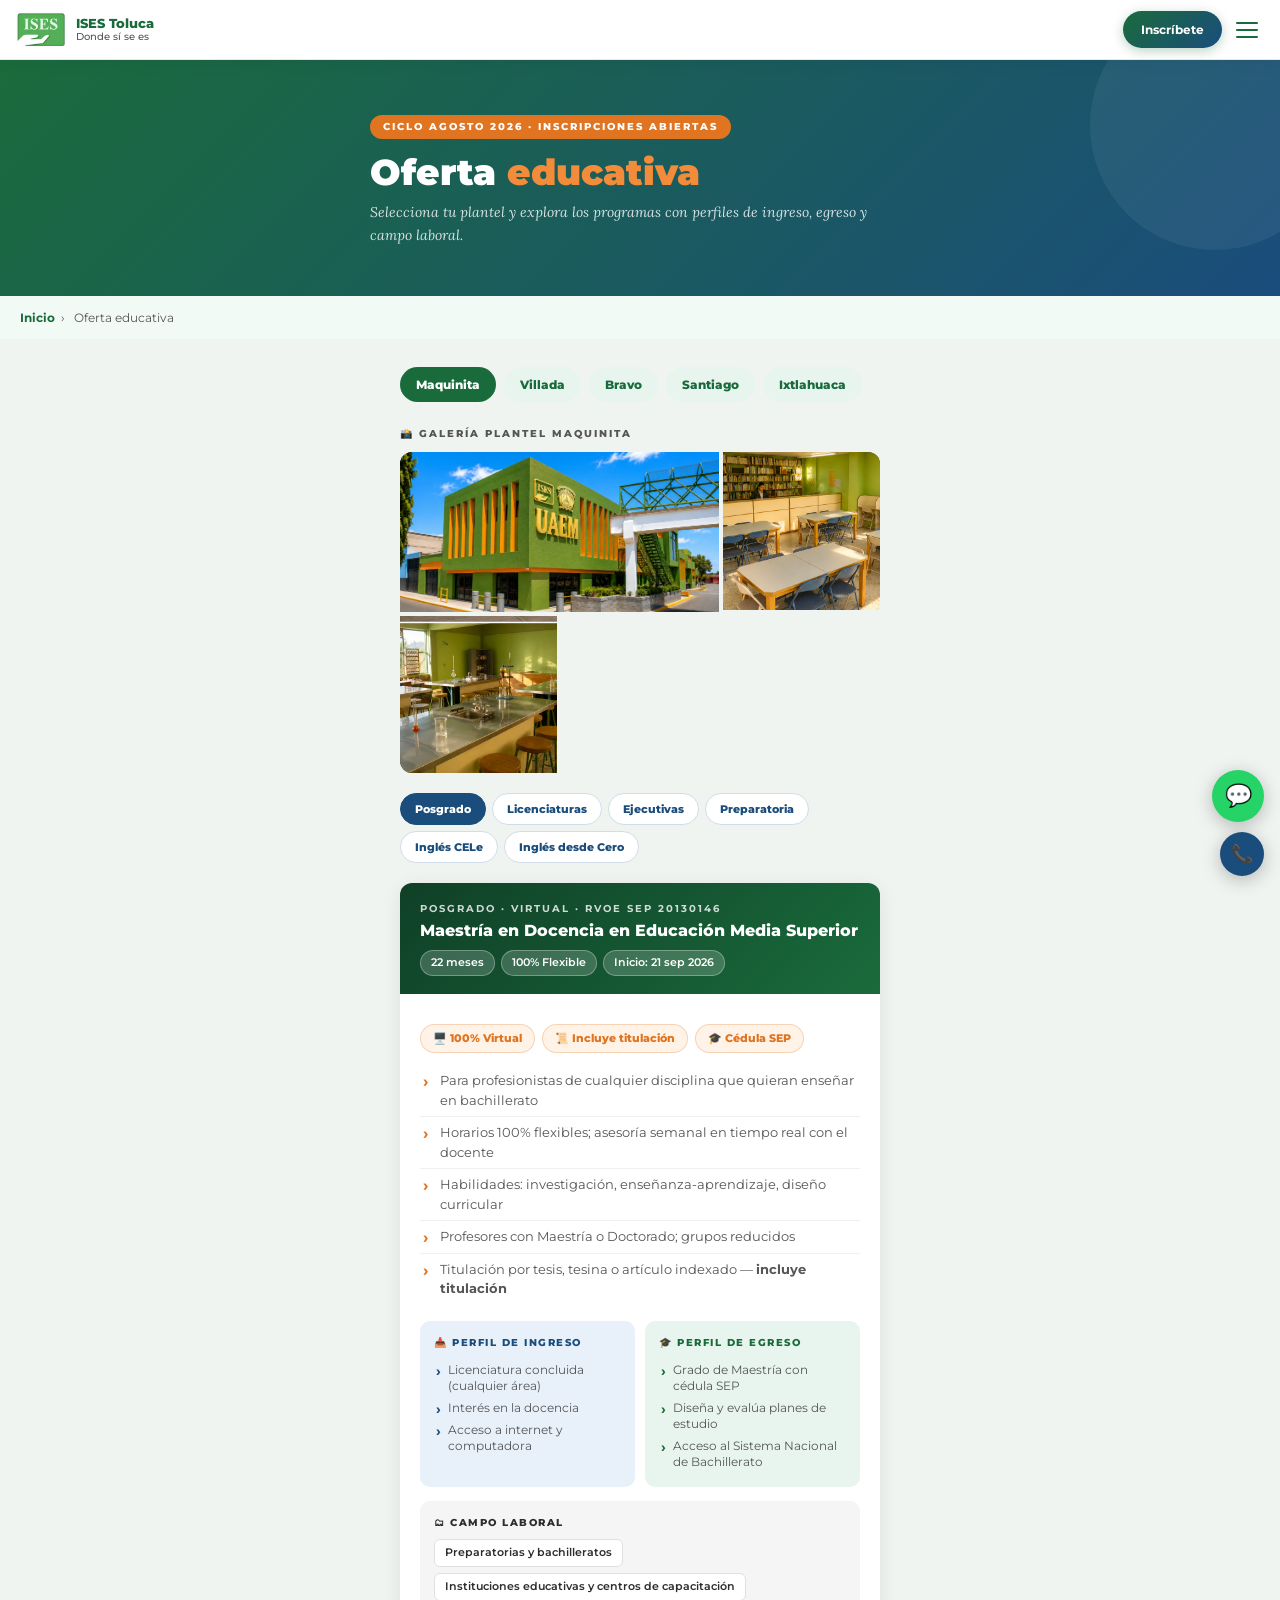
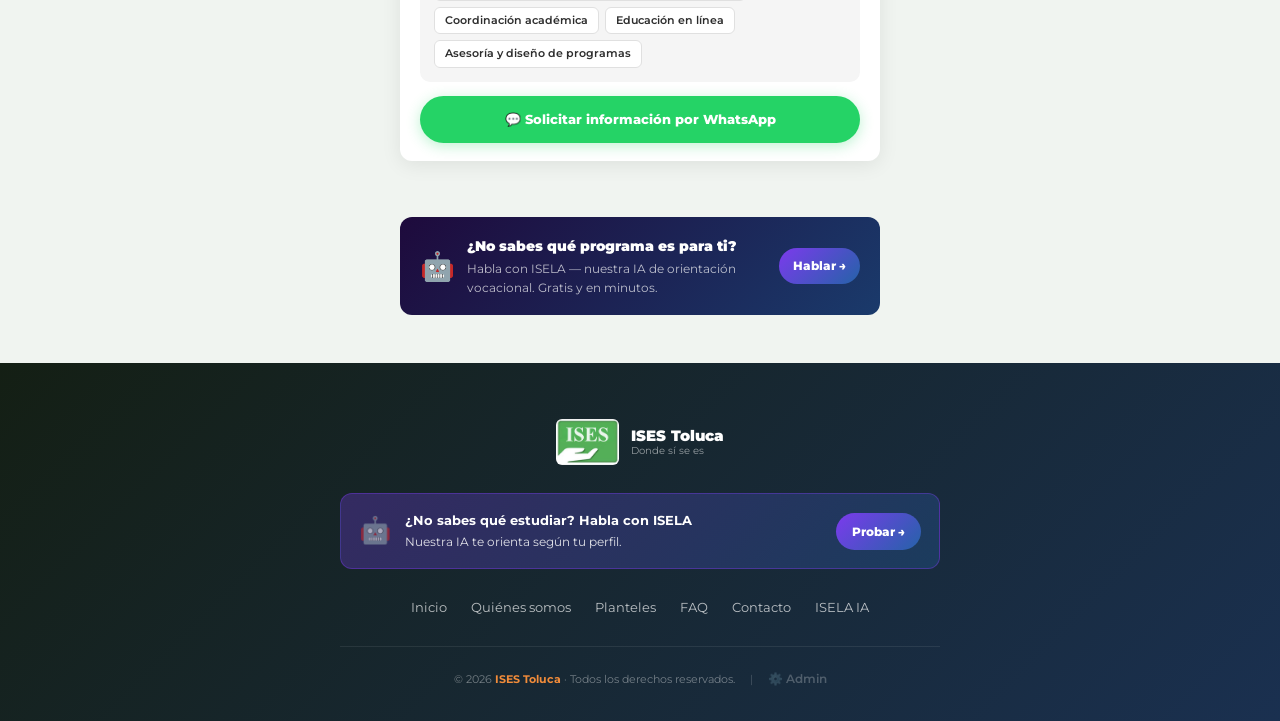
<file: oferta.html>
<!DOCTYPE html>
<html lang="es">
<head>
<meta charset="UTF-8">
<meta name="viewport" content="width=device-width, initial-scale=1.0">
<title>Oferta Educativa – ISES Toluca</title>
<meta name="description" content="Licenciaturas, maestría, preparatoria y cursos en ISES Toluca. Perfiles de ingreso, egreso y campo laboral. 5 planteles en el Estado de México.">
<link rel="stylesheet" href="shared.css">
<script src="admin-dates.js"></script>
<style>
/* ── PERFILES ── */
.prog-perfiles { display:grid; grid-template-columns:1fr 1fr; gap:10px; margin:14px 0; }
.perfil-block { border-radius:10px; padding:14px; }
.perfil-block.ingreso { background:var(--azul-light); }
.perfil-block.egreso { background:var(--verde-light); }
.perfil-block h5 { font-size:10px; font-weight:800; letter-spacing:1.5px; text-transform:uppercase; margin-bottom:8px; }
.perfil-block.ingreso h5 { color:var(--azul); }
.perfil-block.egreso h5 { color:var(--verde); }
.perfil-block ul { list-style:none; }
.perfil-block ul li { font-size:11.5px; color:var(--gris-med); padding:3px 0 3px 14px; position:relative; line-height:1.4; }
.perfil-block ul li::before { content:'›'; position:absolute; left:2px; font-weight:700; font-size:14px; line-height:1.3; }
.perfil-block.ingreso ul li::before { color:var(--azul); }
.perfil-block.egreso ul li::before { color:var(--verde); }

/* ── HOOKS ── */
.prog-hooks { display:flex; gap:7px; flex-wrap:wrap; margin:12px 0; }
.hook-pill { display:inline-flex; align-items:center; gap:5px; background:var(--naranja-light); border:1px solid rgba(224,116,32,0.25); border-radius:20px; padding:5px 12px; font-size:11px; font-weight:800; color:var(--naranja); }

/* ── CAMPO LABORAL ── */
.campo-laboral { background:var(--gris-light); border-radius:10px; padding:14px; margin-bottom:14px; }
.campo-laboral h5 { font-size:10px; font-weight:800; letter-spacing:1.5px; text-transform:uppercase; color:var(--gris-dark); margin-bottom:8px; }
.campo-laboral ul { list-style:none; display:flex; flex-wrap:wrap; gap:6px; }
.campo-laboral ul li { background:#fff; border:1px solid #e0e0e0; border-radius:6px; padding:4px 10px; font-size:11px; font-weight:600; color:var(--gris-dark); }

/* ── GALERÍA PLANTEL ── */
.plantel-galeria { margin-bottom:20px; }
.plantel-galeria-label { font-size:10px; font-weight:800; letter-spacing:2px; text-transform:uppercase; color:var(--gris-med); margin-bottom:10px; }
.galeria-mini { display:grid; grid-template-columns:repeat(3,1fr); gap:4px; border-radius:var(--radio); overflow:hidden; }
.galeria-mini-cell { aspect-ratio:1/1; background:#2a2a2a; position:relative; overflow:hidden; display:flex; align-items:center; justify-content:center; font-size:20px; cursor:pointer; transition:.2s; }
.galeria-mini-cell:first-child { grid-column:span 2; aspect-ratio:2/1; }
.galeria-mini-cell img { position:absolute; inset:0; width:100%; height:100%; object-fit:cover; }
.galeria-mini-cell:hover { opacity:.85; }
.galeria-mini-placeholder { display:flex; flex-direction:column; align-items:center; gap:4px; color:rgba(255,255,255,.35); }
.galeria-mini-placeholder span { font-size:18px; }
.galeria-mini-placeholder p { font-size:9px; font-family:'Montserrat',sans-serif; font-weight:600; text-align:center; }

/* contenedor centrado dentro de cada tab */
.tab-inner { max-width:520px; margin:0 auto; padding:0 20px 56px; }
.tab-panel .prog-card { margin-top:20px; }
.tab-panel .prog-card:first-child { margin-top:0; }
.tab-panel { background: #f0f4f0; padding-bottom: 0; }
.plantel-galeria { margin-bottom:24px; }
.subtabs-row { margin-bottom:20px; }

/* ── CTA WhatsApp ── */
.prog-cta a {
  display:flex; align-items:center; justify-content:center; gap:8px;
  background:#25D366; color:#fff; border-radius:999px;
  padding:13px 20px; font-size:13px; font-weight:800;
  box-shadow:0 3px 14px rgba(37,211,102,0.3); transition:.2s;
}
.prog-cta a:hover { transform:translateY(-1px); box-shadow:0 5px 20px rgba(37,211,102,0.45); }

/* ── GALERÍA PLANTEL ── */
.plantel-galeria { margin-bottom:20px; }
.plantel-galeria-label { font-size:10px; font-weight:800; letter-spacing:2px; text-transform:uppercase; color:var(--gris-med); margin-bottom:10px; }
.galeria-mini { display:grid; grid-template-columns:repeat(3,1fr); gap:4px; border-radius:var(--radio); overflow:hidden; }
.galeria-mini-cell {
  aspect-ratio:1/1; background:#2a2a2a; position:relative; overflow:hidden;
  display:flex; align-items:center; justify-content:center;
  font-size:20px; cursor:pointer; transition:.2s;
}
.galeria-mini-cell:first-child { grid-column:span 2; aspect-ratio:2/1; }
.galeria-mini-cell img { position:absolute; inset:0; width:100%; height:100%; object-fit:cover; }
.galeria-mini-cell:hover { opacity:.85; }
.galeria-mini-placeholder { display:flex; flex-direction:column; align-items:center; gap:4px; color:rgba(255,255,255,.35); }
.galeria-mini-placeholder span { font-size:18px; }
.galeria-mini-placeholder p { font-size:9px; font-family:'Montserrat',sans-serif; font-weight:600; text-align:center; }


</style>
</head>
<body class="page-body">

<nav class="nav">
  <a href="index.html" class="nav-logo"><img src="logo-ises.png" alt="ISES"><div class="nav-logo-text">ISES Toluca <span>Donde sí se es</span></div></a>
  <div class="nav-actions">
    <a href="contacto.html" class="nav-cta">Inscríbete</a>
    <button class="nav-menu-btn" id="menuBtn"><span></span><span></span><span></span></button>
  </div>
</nav>
<div class="nav-drawer" id="navDrawer">
  <a href="index.html" onclick="closeMenu()"><span class="nav-icon">🏠</span> Inicio</a>
  <a href="nosotros.html" onclick="closeMenu()"><span class="nav-icon">🎓</span> Quiénes somos</a>
  <a href="oferta.html" class="active" onclick="closeMenu()"><span class="nav-icon">📚</span> Oferta educativa</a>
  <a href="prepas.html" onclick="closeMenu()"><span class="nav-icon">📖</span> Preparatoria — Compara</a>
  <a href="planteles.html" onclick="closeMenu()"><span class="nav-icon">📍</span> Nuestros planteles</a>
  <a href="faq.html" onclick="closeMenu()"><span class="nav-icon">❓</span> Preguntas frecuentes</a>
  <a href="contacto.html" onclick="closeMenu()"><span class="nav-icon">✉️</span> Contacto</a>
  <a href="isela.html" class="nav-isela-link" onclick="closeMenu()"><span class="nav-icon">🤖</span> ISELA — ¿Qué estudiar?</a>
</div>

<div class="page-header">
  <div class="page-header-inner">
    <div class="page-header-badge">Ciclo Agosto 2026 · Inscripciones abiertas</div>
    <h1>Oferta <span>educativa</span></h1>
    <p>Selecciona tu plantel y explora los programas con perfiles de ingreso, egreso y campo laboral.</p>
  </div>
</div>
<div class="breadcrumb"><a href="index.html">Inicio</a><span>›</span> Oferta educativa</div>

<div style="max-width:520px;margin:0 auto;padding:28px 20px 0;">
  <div class="tabs-row" id="plantelTabs">
    <button class="tab-btn active" onclick="showTab('maq',this)">Maquinita</button>
    <button class="tab-btn" onclick="showTab('vill',this)">Villada</button>
    <button class="tab-btn" onclick="showTab('brav',this)">Bravo</button>
    <button class="tab-btn" onclick="showTab('sant',this)">Santiago</button>
    <button class="tab-btn" onclick="showTab('ixtl',this)">Ixtlahuaca</button>
  </div>
</div>

<!-- ════════════════════════════════════ -->
<!-- MAQUINITA -->
<!-- ════════════════════════════════════ -->
<div id="tab-maq" class="tab-panel active">
<div class="tab-inner">

  <div class="plantel-galeria">
    <div class="plantel-galeria-label">📸 Galería Plantel Maquinita</div>
    <div class="galeria-mini">
      <div class="galeria-mini-cell"><img src="maq-fachada.jpg" alt="Fachada Maquinita"></div>
      <div class="galeria-mini-cell"><img src="maq-biblioteca.jpg" alt="Biblioteca Maquinita"></div>
      <div class="galeria-mini-cell"><img src="maq-laboratorio.jpg" alt="Laboratorio Maquinita"></div>
    </div>
  </div>

  <div class="subtabs-row">
    <button class="subtab-btn active" onclick="showSub('maq','pos',this)">Posgrado</button>
    <button class="subtab-btn" onclick="showSub('maq','lic',this)">Licenciaturas</button>
    <button class="subtab-btn" onclick="showSub('maq','ejec',this)">Ejecutivas</button>
    <button class="subtab-btn" onclick="showSub('maq','prep',this)">Preparatoria</button>
    <button class="subtab-btn" onclick="showSub('maq','ingles',this)">Inglés CELe</button>
    <button class="subtab-btn" onclick="showSub('maq','ingcero',this)">Inglés desde Cero</button>
  </div>

  <!-- POSGRADO MAQ -->
  <div id="sub-maq-pos" class="subtab-panel active">
    <div class="prog-card" id="posgrado">
      <div class="prog-head verde"><div class="prog-tipo">Posgrado · Virtual · RVOE SEP 20130146</div><div class="prog-nombre">Maestría en Docencia en Educación Media Superior</div><div class="prog-chips"><span class="prog-chip">22 meses</span><span class="prog-chip">100% Flexible</span><span class="prog-chip">Inicio: <span data-date-maestria>21 sep 2026</span></span></div></div>
      <div class="prog-body">
        <div class="prog-hooks"><span class="hook-pill">🖥️ 100% Virtual</span><span class="hook-pill">📜 Incluye titulación</span><span class="hook-pill">🎓 Cédula SEP</span></div>
        <ul class="prog-list">
          <li>Para profesionistas de cualquier disciplina que quieran enseñar en bachillerato</li>
          <li>Horarios 100% flexibles; asesoría semanal en tiempo real con el docente</li>
          <li>Habilidades: investigación, enseñanza-aprendizaje, diseño curricular</li>
          <li>Profesores con Maestría o Doctorado; grupos reducidos</li>
          <li>Titulación por tesis, tesina o artículo indexado — <strong>incluye titulación</strong></li>
        </ul>
        <div class="prog-perfiles">
          <div class="perfil-block ingreso"><h5>📥 Perfil de Ingreso</h5><ul><li>Licenciatura concluida (cualquier área)</li><li>Interés en la docencia</li><li>Acceso a internet y computadora</li></ul></div>
          <div class="perfil-block egreso"><h5>🎓 Perfil de Egreso</h5><ul><li>Grado de Maestría con cédula SEP</li><li>Diseña y evalúa planes de estudio</li><li>Acceso al Sistema Nacional de Bachillerato</li></ul></div>
        </div>
        <div class="campo-laboral"><h5>🗂 Campo laboral</h5><ul><li>Preparatorias y bachilleratos</li><li>Instituciones educativas y centros de capacitación</li><li>Coordinación académica</li><li>Educación en línea</li><li>Asesoría y diseño de programas</li></ul></div>
        <div class="prog-cta"><a href="https://wa.me/527226753239?text=Hola%2C%20me%20regalas%20m%C3%A1s%20informaci%C3%B3n%20acerca%20de%20la%20Maestr%C3%ADa%20en%20Docencia%2C%20ya%20revis%C3%A9%20la%20p%C3%A1gina." target="_blank" rel="noopener">💬 Solicitar información por WhatsApp</a></div>
      </div>
    </div>
  </div>

  <!-- LICENCIATURAS MAQ -->
  <div id="sub-maq-lic" class="subtab-panel">
    <div class="prog-card" id="licenciaturas">
      <div class="prog-head"><div class="prog-tipo">Licenciatura Escolarizada · Incorporación UAEMéx 216.27.05.10</div><div class="prog-nombre">Administración de Empresas</div><div class="prog-chips"><span class="prog-chip">9 semestres · 4½ años</span><span class="prog-chip">Lun–Vie 7:00–12:40</span><span class="prog-chip">Inicio: <span data-date-admin>4 ago 2026</span></span></div></div>
      <div class="prog-body">
        <div class="prog-hooks"><span class="hook-pill">🏆 Alta empleabilidad</span><span class="hook-pill">📈 Compatible con maestría</span><span class="hook-pill">🏢 Público y privado</span></div>
        <ul class="prog-list">
          <li>Perfil directivo y gerencial: liderazgo de grupos y organizaciones</li>
          <li>Compatible con maestrías, doctorados y múltiples especializaciones</li>
          <li>Amplio campo laboral con baja tasa de desempleo</li>
          <li>Consultoría, asesoría e inversión independiente</li>
        </ul>
        <div class="prog-perfiles">
          <div class="perfil-block ingreso"><h5>📥 Perfil de Ingreso</h5><ul><li>Interés en dirigir empresas</li><li>Habilidades de comunicación y liderazgo</li><li>Gusto por análisis estratégico</li><li>Bachillerato concluido</li></ul></div>
          <div class="perfil-block egreso"><h5>🎓 Perfil de Egreso</h5><ul><li>Planea, organiza y dirige empresas</li><li>Diseña estrategias competitivas</li><li>Gestiona recursos humanos y financieros</li><li>Ejerce de forma independiente</li></ul></div>
        </div>
        <div class="campo-laboral"><h5>🗂 Campo laboral</h5><ul><li>Empresas privadas</li><li>Gobierno</li><li>Consultoría</li><li>Emprendimiento</li><li>Banca</li><li>ONG</li></ul></div>
        <div class="prog-info-grid">
          <div class="prog-info-block"><h5>Requisitos</h5><p>Acta cert., Cert. Bachillerato, Cert. Secundaria, 4 fotos b/n, CURP</p></div>
          <div class="prog-info-block"><h5>Inscripciones</h5><p>1°, 3° y 5° semestre abiertos</p></div>
        </div>
        <div class="prog-cta"><a href="https://wa.me/527226753239?text=Hola%2C%20me%20regalas%20m%C3%A1s%20informaci%C3%B3n%20acerca%20de%20la%20Licenciatura%20en%20Administraci%C3%B3n%20de%20Empresas%2C%20ya%20revis%C3%A9%20la%20p%C3%A1gina." target="_blank" rel="noopener">💬 Solicitar información por WhatsApp</a></div>
      </div>
    </div>
    <div class="prog-card">
      <div class="prog-head"><div class="prog-tipo">Licenciatura Escolarizada · Incorporación UAEMéx 217.27.05.10</div><div class="prog-nombre">Contaduría</div><div class="prog-chips"><span class="prog-chip">9 semestres · 4½ años</span><span class="prog-chip">Lun–Vie 7:00–12:40</span><span class="prog-chip">Inicio: <span data-date-contaduria>4 ago 2026</span></span></div></div>
      <div class="prog-body">
        <div class="prog-hooks"><span class="hook-pill">💰 Alta demanda</span><span class="hook-pill">🏛️ Público y privado</span><span class="hook-pill">🧾 Despacho propio</span></div>
        <ul class="prog-list">
          <li>Autonomía profesional: empresa o consultoría independiente</li>
          <li>Todas las organizaciones requieren contadores; alta estabilidad</li>
          <li>Perfil gerencial para los más altos niveles organizacionales</li>
        </ul>
        <div class="prog-perfiles">
          <div class="perfil-block ingreso"><h5>📥 Perfil de Ingreso</h5><ul><li>Afinidad por números y finanzas</li><li>Habilidades analíticas y organizativas</li><li>Interés en el ámbito fiscal</li><li>Bachillerato concluido</li></ul></div>
          <div class="perfil-block egreso"><h5>🎓 Perfil de Egreso</h5><ul><li>Audita y dictamina fiscalmente</li><li>Elabora estados financieros</li><li>Administra recursos públicos y privados</li><li>Puede abrir despacho propio</li></ul></div>
        </div>
        <div class="campo-laboral"><h5>🗂 Campo laboral</h5><ul><li>Despachos contables</li><li>Empresas privadas</li><li>Gobierno</li><li>Auditoría</li><li>Consultoría fiscal</li><li>Banca</li></ul></div>
        <div class="prog-info-grid">
          <div class="prog-info-block"><h5>Requisitos</h5><p>Acta cert., Cert. Bachillerato, Cert. Secundaria, 4 fotos b/n, CURP</p></div>
          <div class="prog-info-block"><h5>Inscripciones</h5><p>1°, 3° y 5° semestre abiertos</p></div>
        </div>
        <div class="prog-cta"><a href="https://wa.me/527226753239?text=Hola%2C%20me%20regalas%20m%C3%A1s%20informaci%C3%B3n%20acerca%20de%20la%20Licenciatura%20en%20Contadur%C3%ADa%2C%20ya%20revis%C3%A9%20la%20p%C3%A1gina." target="_blank" rel="noopener">💬 Solicitar información por WhatsApp</a></div>
      </div>
    </div>
  </div>

  <!-- EJECUTIVAS MAQ -->
  <div id="sub-maq-ejec" class="subtab-panel">
    <div class="prog-card" id="ejecutivas">
      <div class="prog-head naranja"><div class="prog-tipo">Licenciaturas Ejecutivas · Sabatina · 38 meses · Incorporadas UAEMéx · RVOE</div><div class="prog-nombre">Administración · Derecho</div><div class="prog-chips"><span class="prog-chip">Sábados 8:00–18:00</span><span class="prog-chip">Inicio: <span data-date-ejec-admin>29 ago 2026</span></span></div></div>
      <div class="prog-body">
        <div class="prog-hooks"><span class="hook-pill">💼 Solo sábados</span><span class="hook-pill">⏱ 38 meses</span><span class="hook-pill">✅ Prácticas con tu empleo</span></div>
        <ul class="prog-list">
          <li>Trabaja sin dejar de estudiar — modalidad sabatina intensiva</li>
          <li>Prácticas profesionales liberadas con tu empleo actual</li>
          <li>Servicio social con convenios: ONG, gobierno municipal, estatal y federal</li>
          <li>80% profesores con maestría/doctorado — grupos reducidos</li>
          <li>Titulación: Ceneval, Memoria Laboral o Tesis</li>
          <li><strong>Administración:</strong> múltiples especializaciones; compatible con posgrado · RVOE SEP-2019476</li>
          <li><strong>Derecho:</strong> marco jurídico nacional completo; alta demanda institucional · RVOE SEP-20171726</li>
        </ul>
        <div class="prog-perfiles">
          <div class="perfil-block ingreso"><h5>📥 Perfil de Ingreso</h5><ul><li>Personas que trabajan y quieren titularse</li><li>Bachillerato concluido; mayores de 18 años</li><li>Constancia laboral (1 año para presentarla)</li></ul></div>
          <div class="perfil-block egreso"><h5>🎓 Perfil de Egreso</h5><ul><li>Título oficial con cédula profesional</li><li>Experiencia profesional integrada</li><li>Titulación flexible: Ceneval, Memoria o Tesis</li></ul></div>
        </div>
        <div class="prog-info-grid">
          <div class="prog-info-block"><h5>Requisitos</h5><p>Acta cert., CURP, Cert. Bachillerato, 4 fotos b/n, constancia laboral</p></div>
          <div class="prog-info-block"><h5>Horario</h5><p>Sábados<br>8:00–18:00 hrs</p></div>
        </div>
        <div class="prog-cta"><a href="https://wa.me/527226753239?text=Hola%2C%20me%20regalas%20m%C3%A1s%20informaci%C3%B3n%20acerca%20de%20las%20Licenciaturas%20Ejecutivas%20(Administraci%C3%B3n%20%2F%20Derecho)%20en%20Plantel%20Maquinita%2C%20ya%20revis%C3%A9%20la%20p%C3%A1gina." target="_blank" rel="noopener">💬 Solicitar información por WhatsApp</a></div>
      </div>
    </div>
  </div>

  <!-- PREPA MAQ -->
  <div id="sub-maq-prep" class="subtab-panel">
    <div class="prog-card" id="preparatoria">
      <div class="prog-head verde"><div class="prog-tipo">Preparatoria · Incorporada UAEMéx · Clave No. 99 · 3 años</div><div class="prog-nombre">Preparatoria UAEMéx</div><div class="prog-chips"><span class="prog-chip">Matutino y Vespertino</span><span class="prog-chip">Inicio: <span data-date-prep-uaemex>4 ago 2026</span></span></div></div>
      <div class="prog-body">
        <div class="prog-hooks"><span class="hook-pill">🏅 Padrón de Calidad SNB</span><span class="hook-pill">🌐 Inglés CELe 6 sem.</span><span class="hook-pill">🧭 Orientación EVAPEM gratis</span></div>
        <ul class="prog-list">
          <li>Miembro del Padrón de Calidad del Sistema Nacional de Bachillerato (SEMS)</li>
          <li>Docentes acreditados a nivel nacional por la ANUIES</li>
          <li>Acreditaciones en tecnología: Word, Excel, PowerPoint (STPS + Grupo Educare)</li>
          <li>Inglés con acreditación CELe los 6 semestres; nivel superior certificado</li>
          <li>Diagnóstico vocacional gratuito EVAPEM (38 rasgos evaluados)</li>
        </ul>
        <div class="prog-perfiles">
          <div class="perfil-block ingreso"><h5>📥 Perfil de Ingreso</h5><ul><li>Egresados de secundaria</li><li>Jóvenes desde 15 años</li><li>Disponibilidad horaria matutina</li></ul></div>
          <div class="perfil-block egreso"><h5>🎓 Perfil de Egreso</h5><ul><li>Certificado UAEMéx para licenciatura</li><li>Inglés acreditado CELe</li><li>Tecnología certificada</li><li>Orientación vocacional definida</li></ul></div>
        </div>
        <div class="prog-info-grid">
          <div class="prog-info-block"><h5>Requisitos</h5><p>Acta cert., Cert. Secundaria, 4 fotos b/n, CURP, Cert. médico con tipo de sangre</p></div>
          <div class="prog-info-block"><h5>Turnos</h5><p>Matutino: L–V 7:00–14:40<br>Vespertino: L–V 13:10–19:30 + Sáb 8:00–12:30</p></div>
        </div>
        <div class="prog-cta"><a href="https://wa.me/527226753239?text=Hola%2C%20me%20regalas%20m%C3%A1s%20informaci%C3%B3n%20acerca%20de%20la%20Preparatoria%20UAEM%C3%A9x%20en%20Plantel%20Maquinita%2C%20ya%20revis%C3%A9%20la%20p%C3%A1gina." target="_blank" rel="noopener">💬 Solicitar información por WhatsApp</a></div>
      </div>
    </div>
  </div>

  <!-- INGLÉS MAQ -->
  <div id="sub-maq-ingcero" class="subtab-panel">
    <div class="prog-card">
      <div class="prog-head naranja"><div class="prog-tipo">Curso · Nivel Pre-A1 · Para principiantes absolutos</div><div class="prog-nombre">Inglés desde Cero</div><div class="prog-chips"><span class="prog-chip">Sábados 9:00–14:00</span><span class="prog-chip">Inicio: <span data-date-ingles-cero>15 ago 2026</span></span></div></div>
      <div class="prog-body">
        <div class="prog-hooks"><span class="hook-pill">🔤 Desde cero · Pre-A1</span><span class="hook-pill">🗣️ Enfoque oral</span><span class="hook-pill">😌 Sin miedo a hablar</span></div>
        <ul class="prog-list">
          <li>Para adultos que nunca han tenido contacto con el idioma — el punto de partida real, un paso antes del A1</li>
          <li>Cómo suena el inglés: alfabeto, vocales y consonantes con pronunciación real</li>
          <li>Palabras que ya conoces sin saberlo: <em>exit, hotel, taxi, internet, coffee</em></li>
          <li>Presentarte: nombre, edad y de dónde eres · Saludos: hello, good morning, how are you, goodbye</li>
          <li>Números del 1 al 100 · Colores, días de la semana y meses del año</li>
          <li>Frases para sobrevivir: <em>I don't understand, Can you repeat?, How do you say…?</em></li>
          <li>Entender instrucciones simples habladas y escritas</li>
        </ul>
        <div class="prog-perfiles">
          <div class="perfil-block ingreso"><h5>📥 ¿Para quién?</h5><ul><li>Nunca has estudiado inglés y no sabes por dónde empezar</li><li>Te da pena o miedo hablar en otro idioma</li><li>Quieres una base sólida antes de avanzar</li></ul></div>
          <div class="perfil-block egreso"><h5>🎓 ¿A dónde te lleva?</h5><ul><li>Al nivel A1 con bases sólidas, sin lagunas</li><li>Listo para continuar hasta nivel avanzado</li><li>Sin miedo a abrir la boca en otro idioma</li></ul></div>
        </div>
        <div class="prog-info-grid">
          <div class="prog-info-block"><h5>¿Cómo son las clases?</h5><p>Grupos pequeños, mucho enfoque oral y ritmo pausado</p></div>
          <div class="prog-info-block"><h5>Horario</h5><p>Sábados<br>9:00–14:00 hrs</p></div>
        </div>
        <div class="prog-cta"><a href="https://wa.me/527226753239?text=Hola%2C%20me%20regalas%20m%C3%A1s%20informaci%C3%B3n%20acerca%20del%20Curso%20de%20Ingl%C3%A9s%20desde%20Cero%20en%20Plantel%20Maquinita%2C%20ya%20revis%C3%A9%20la%20p%C3%A1gina." target="_blank" rel="noopener">💬 Solicitar información por WhatsApp</a></div>
      </div>
    </div>
  </div>

  <div id="sub-maq-ingles" class="subtab-panel">
    <div class="prog-card">
      <div class="prog-head"><div class="prog-tipo">Curso · Metodología CELe UAEMéx · Constancia oficial</div><div class="prog-nombre">Inglés CELe — Niños, Adolescentes y Adultos</div><div class="prog-chips"><span class="prog-chip">Sábados 9:00–14:00</span><span class="prog-chip">Inicio: <span data-date-ingles>15 ago 2026</span></span></div></div>
      <div class="prog-body">
        <div class="prog-hooks"><span class="hook-pill">👨‍👩‍👧 Todas las edades</span><span class="hook-pill">📜 Constancia oficial</span><span class="hook-pill">🌍 Metodología UAEMéx</span></div>
        <ul class="prog-list">
          <li>5 habilidades: hablar, escribir, escuchar, leer y gramática</li>
          <li>Constancia de acreditación a partir del 4° nivel (adultos)</li>
          <li>Examen de ubicación disponible</li>
        </ul>
        <div class="prog-perfiles">
          <div class="perfil-block ingreso"><h5>📥 ¿Para quién?</h5><ul><li>Niños desde 6 años</li><li>Adolescentes y adultos</li><li>Cualquier nivel de inglés previo</li></ul></div>
          <div class="perfil-block egreso"><h5>🎓 Al terminar</h5><ul><li>Comunicación fluida en inglés</li><li>Constancia con validez oficial</li><li>Mayor empleabilidad global</li></ul></div>
        </div>
        <div class="prog-info-grid">
          <div class="prog-info-block"><h5>Requisitos</h5><p>Acta cert., constancia estudios, 2 fotos b/n, CURP</p></div>
          <div class="prog-info-block"><h5>Horario</h5><p>Sábados<br>9:00–14:00 hrs</p></div>
        </div>
        <div class="prog-cta"><a href="https://wa.me/527226753239?text=Hola%2C%20me%20regalas%20m%C3%A1s%20informaci%C3%B3n%20acerca%20del%20Curso%20de%20Ingl%C3%A9s%20CELe%20en%20Plantel%20Maquinita%2C%20ya%20revis%C3%A9%20la%20p%C3%A1gina." target="_blank" rel="noopener">💬 Solicitar información por WhatsApp</a></div>
      </div>
    </div>
  </div>
</div></div>

<!-- ════════════════════════════════════ -->
<!-- VILLADA -->
<!-- ════════════════════════════════════ -->
<div id="tab-vill" class="tab-panel">
<div class="tab-inner">

  <div class="plantel-galeria">
    <div class="plantel-galeria-label">📸 Galería Plantel Villada</div>
    <div class="galeria-mini">
      <div class="galeria-mini-cell"><img src="villada-entrada.jpg" alt="Entrada Villada"></div>
      <div class="galeria-mini-cell"><img src="villada-laboratorio.jpg" alt="Aulas Villada"></div>
      <div class="galeria-mini-cell"><img src="villada-jardin.jpg" alt="Jardín Villada"></div>
    </div>
  </div>

  <div class="subtabs-row">
    <button class="subtab-btn active" onclick="showSub('vill','pos',this)">Posgrado</button>
    <button class="subtab-btn" onclick="showSub('vill','lic',this)">Licenciaturas</button>
    <button class="subtab-btn" onclick="showSub('vill','ejec',this)">Ejecutivas</button>
    <button class="subtab-btn" onclick="showSub('vill','prep',this)">Preparatoria</button>
    <button class="subtab-btn" onclick="showSub('vill','cursos',this)">Inglés CELe</button>
    <button class="subtab-btn" onclick="showSub('vill','ingcero',this)">Inglés desde Cero</button>
    <button class="subtab-btn" onclick="showSub('vill','ceneval',this)">Cursos</button>
  </div>

  <div id="sub-vill-pos" class="subtab-panel active">
    <div class="prog-card">
      <div class="prog-head verde"><div class="prog-tipo">Posgrado · Virtual · RVOE SEP 20130146</div><div class="prog-nombre">Maestría en Docencia en Educación Media Superior</div><div class="prog-chips"><span class="prog-chip">22 meses</span><span class="prog-chip">100% Flexible</span><span class="prog-chip">Inicio: <span data-date-maestria>21 sep 2026</span></span></div></div>
      <div class="prog-body">
        <div class="prog-hooks"><span class="hook-pill">🖥️ 100% Virtual</span><span class="hook-pill">📜 Incluye titulación</span><span class="hook-pill">🎓 Cédula SEP</span></div>
        <ul class="prog-list">
          <li>Para profesionistas de cualquier disciplina que quieran enseñar en bachillerato</li>
          <li>Horarios 100% flexibles; asesoría semanal en tiempo real con el docente</li>
          <li>Habilidades: investigación, enseñanza-aprendizaje, diseño curricular</li>
          <li>Profesores con Maestría o Doctorado; grupos reducidos</li>
          <li>Titulación por tesis, tesina o artículo indexado — <strong>incluye titulación</strong></li>
        </ul>
        <div class="prog-perfiles">
          <div class="perfil-block ingreso"><h5>📥 Perfil de Ingreso</h5><ul><li>Licenciatura concluida (cualquier área)</li><li>Interés en la docencia</li><li>Acceso a internet y computadora</li></ul></div>
          <div class="perfil-block egreso"><h5>🎓 Perfil de Egreso</h5><ul><li>Grado de Maestría con cédula SEP</li><li>Diseña y evalúa planes de estudio EMS</li><li>Acceso al Sistema Nacional de Bachillerato</li></ul></div>
        </div>
        <div class="campo-laboral"><h5>🗂 Campo laboral</h5><ul><li>Preparatorias y bachilleratos</li><li>Instituciones educativas y centros de capacitación</li><li>Coordinación académica</li><li>Educación en línea</li><li>Asesoría y diseño de programas</li></ul></div>
        <div class="prog-cta"><a href="https://wa.me/527226753239?text=Hola%2C%20me%20regalas%20m%C3%A1s%20informaci%C3%B3n%20acerca%20de%20la%20Maestr%C3%ADa%20en%20Docencia%20en%20Plantel%20Villada%2C%20ya%20revis%C3%A9%20la%20p%C3%A1gina." target="_blank" rel="noopener">💬 Solicitar información por WhatsApp</a></div>
      </div>
    </div>
  </div>

  <div id="sub-vill-lic" class="subtab-panel">
    <div class="prog-card">
      <div class="prog-head verde"><div class="prog-tipo">Licenciatura Escolarizada · 4 años · RVOE SEP-20110873</div><div class="prog-nombre">Psicología con Orientación Clínica</div><div class="prog-chips"><span class="prog-chip">Escolarizada</span><span class="prog-chip">Ejecutiva</span><span class="prog-chip">Lun–Vie 7:00–15:00</span><span class="prog-chip">Inicio: <span data-date-psico>10 ago 2026</span></span></div></div>
      <div class="prog-body">
        <div class="prog-hooks"><span class="hook-pill">🧠 Carrera versátil</span><span class="hook-pill">🏥 Prácticas desde 2° sem.</span><span class="hook-pill">🤝 Autoempleo posible</span></div>
        <ul class="prog-list">
          <li>Salud, educación, gobierno, industria y empresa — carrera versátil</li>
          <li>Prácticas desde 2° semestre; +3 años de experiencia al egresar</li>
          <li>Autoempleo: empresas de desarrollo humano para todas las edades</li>
          <li>80% profesores con maestría/doctorado · Titulación: Ceneval o Tesis</li>
        </ul>
        <div class="prog-perfiles">
          <div class="perfil-block ingreso"><h5>📥 Perfil de Ingreso</h5><ul><li>Interés en el comportamiento humano</li><li>Empatía y comunicación asertiva</li><li>Bachillerato concluido</li></ul></div>
          <div class="perfil-block egreso"><h5>🎓 Perfil de Egreso</h5><ul><li>Evalúa, diagnostica e interviene clínicamente</li><li>Aplica psicología en empresas y escuelas</li><li>Puede abrir consultorio propio</li></ul></div>
        </div>
        <div class="campo-laboral"><h5>🗂 Campo laboral</h5><ul><li>Clínicas y hospitales</li><li>Empresas (RRHH)</li><li>Escuelas</li><li>Gobierno</li><li>Consultoría privada</li><li>ONG</li></ul></div>
        <div class="prog-cta"><a href="https://wa.me/527226753239?text=Hola%2C%20me%20regalas%20m%C3%A1s%20informaci%C3%B3n%20acerca%20de%20la%20Licenciatura%20en%20Psicolog%C3%ADa%2C%20ya%20revis%C3%A9%20la%20p%C3%A1gina." target="_blank" rel="noopener">💬 Solicitar información por WhatsApp</a></div>
      </div>
    </div>
    <div class="prog-card">
      <div class="prog-head verde"><div class="prog-tipo">Licenciatura Escolarizada · 4 años · RVOE SEP-20110876</div><div class="prog-nombre">Pedagogía</div><div class="prog-chips"><span class="prog-chip">Escolarizada</span><span class="prog-chip">Ejecutiva</span><span class="prog-chip">Lun–Vie 7:00–15:00</span><span class="prog-chip">Inicio: <span data-date-peda>10 ago 2026</span></span></div></div>
      <div class="prog-body">
        <div class="prog-hooks"><span class="hook-pill">📚 Alta empleabilidad</span><span class="hook-pill">🏫 Todos los niveles</span><span class="hook-pill">📋 Diseño curricular</span></div>
        <ul class="prog-list">
          <li>Innova y desarrolla programas en todos los niveles educativos</li>
          <li>Docencia, dirección de centros, capacitación y diseño de material didáctico</li>
          <li>Titulación: Ceneval o Tesis · Servicio social: 480 hrs con convenios</li>
        </ul>
        <div class="prog-perfiles">
          <div class="perfil-block ingreso"><h5>📥 Perfil de Ingreso</h5><ul><li>Vocación por la enseñanza</li><li>Interés en diseño de programas educativos</li><li>Bachillerato concluido</li></ul></div>
          <div class="perfil-block egreso"><h5>🎓 Perfil de Egreso</h5><ul><li>Diseña y evalúa planes de estudio</li><li>Dirige centros y programas educativos</li><li>Capacita personal en empresas e instituciones</li></ul></div>
        </div>
        <div class="campo-laboral"><h5>🗂 Campo laboral</h5><ul><li>Escuelas e instituciones educativas</li><li>Coordinación y dirección académica</li><li>Capacitación empresarial</li><li>Diseño de programas educativos</li><li>Consultoría pedagógica</li><li>Proyectos educativos y sociales</li></ul></div>
        <div class="prog-cta"><a href="https://wa.me/527226753239?text=Hola%2C%20me%20regalas%20m%C3%A1s%20informaci%C3%B3n%20acerca%20de%20la%20Licenciatura%20en%20Pedagog%C3%ADa%2C%20ya%20revis%C3%A9%20la%20p%C3%A1gina." target="_blank" rel="noopener">💬 Solicitar información por WhatsApp</a></div>
      </div>
    </div>
    <div class="prog-card">
      <div class="prog-head naranja"><div class="prog-tipo">Licenciatura Ejecutiva · 38 meses · RVOE SEP-20110875</div><div class="prog-nombre">Recursos Humanos</div><div class="prog-chips"><span class="prog-chip">Ejecutiva</span><span class="prog-chip">Sábados 8:00–18:00</span><span class="prog-chip">Inicio: 29 ago 2026</span></div></div>
      <div class="prog-body">
        <div class="prog-hooks"><span class="hook-pill">💼 Para gente que ya trabaja</span><span class="hook-pill">⚡ Aprende y aplica de inmediato</span><span class="hook-pill">🔁 Reinscripción cada 6 meses</span></div>
        <ul class="prog-list">
          <li>Diseñada para personas que ya están laborando y buscan crecer en el área organizacional</li>
          <li>Se cursa únicamente sábados, con enfoque práctico orientado a la realidad empresarial</li>
          <li>Aprenderás a gestionar talento, fortalecer equipos y mejorar el clima organizacional</li>
          <li>El aprendizaje se potencia con la experiencia laboral activa de los estudiantes</li>
        </ul>
        <div class="prog-perfiles">
          <div class="perfil-block ingreso"><h5>📥 Perfil de Ingreso</h5><ul><li>Interés en el trabajo con personas y equipos</li><li>Ya estás laborando actualmente</li><li>Bachillerato concluido</li></ul></div>
          <div class="perfil-block egreso"><h5>🎓 Perfil de Egreso</h5><ul><li>Gestiona talento y potencia el desempeño en las organizaciones</li><li>Aplica liderazgo, reclutamiento, capacitación y manejo de personal</li><li>Mejora el clima y la cultura organizacional con enfoque estratégico</li></ul></div>
        </div>
        <div class="campo-laboral"><h5>🗂 Campo laboral</h5><ul><li>Departamentos de RH</li><li>Empresas públicas y privadas</li><li>Reclutamiento y selección</li><li>Capacitación y desarrollo</li><li>Consultoría empresarial</li><li>Gestión de talento</li></ul></div>
        <div class="prog-cta"><a href="https://wa.me/527226753239?text=Hola%2C%20me%20regalas%20m%C3%A1s%20informaci%C3%B3n%20acerca%20de%20la%20Licenciatura%20Ejecutiva%20en%20Recursos%20Humanos%20en%20Plantel%20Villada%2C%20ya%20revis%C3%A9%20la%20p%C3%A1gina." target="_blank" rel="noopener">💬 Solicitar información por WhatsApp</a></div>
      </div>
    </div>
  </div>

  <div id="sub-vill-ejec" class="subtab-panel">
    <div class="prog-card">
      <div class="prog-head naranja"><div class="prog-tipo">Licenciaturas Ejecutivas · Sabatina · 38 meses · Incorporadas UAEMéx · RVOE</div><div class="prog-nombre">Psicología · Pedagogía · Recursos Humanos</div><div class="prog-chips"><span class="prog-chip">Sábados 8:00–18:00</span><span class="prog-chip">Inicio: <span data-date-ejec-psico>29 ago 2026</span></span></div></div>
      <div class="prog-body">
        <div class="prog-hooks"><span class="hook-pill">💼 Solo sábados</span><span class="hook-pill">⏱ 38 meses</span><span class="hook-pill">✅ Prácticas con tu empleo</span></div>
        <ul class="prog-list">
          <li>Trabaja sin dejar de estudiar — modalidad sabatina</li>
          <li><strong>Psicología:</strong> clínica, educativa, organizacional y social · RVOE SEP-20110872</li>
          <li><strong>Pedagogía:</strong> innovación y diseño curricular · RVOE SEP-20110877</li>
          <li><strong>Recursos Humanos:</strong> outsourcing, consultoría y gestión de personal · RVOE SEP-20110875</li>
          <li>80% profesores con maestría/doctorado — grupos reducidos</li>
        </ul>
        <div class="prog-perfiles">
          <div class="perfil-block ingreso"><h5>📥 Perfil de Ingreso</h5><ul><li>Personas que trabajan y quieren titularse</li><li>Bachillerato concluido; mayores de 18 años</li><li>Constancia laboral (1 año para presentarla)</li></ul></div>
          <div class="perfil-block egreso"><h5>🎓 Perfil de Egreso</h5><ul><li>Título oficial con cédula profesional</li><li>Titulación: Ceneval, Memoria o Tesis</li><li>Red profesional sólida</li></ul></div>
        </div>
        <div class="prog-cta"><a href="https://wa.me/527226753239?text=Hola%2C%20me%20regalas%20m%C3%A1s%20informaci%C3%B3n%20acerca%20de%20las%20Licenciaturas%20Ejecutivas%20(Psicolog%C3%ADa%2C%20Pedagog%C3%ADa%2C%20RRHH)%20en%20Plantel%20Villada%2C%20ya%20revis%C3%A9%20la%20p%C3%A1gina." target="_blank" rel="noopener">💬 Solicitar información por WhatsApp</a></div>
      </div>
    </div>
    <div class="prog-card">
      <div class="prog-head naranja"><div class="prog-tipo">Licenciatura Ejecutiva · 38 meses · RVOE SEP-20110875</div><div class="prog-nombre">Recursos Humanos</div><div class="prog-chips"><span class="prog-chip">Ejecutiva</span><span class="prog-chip">Sábados 8:00–18:00</span><span class="prog-chip">Inicio: 29 ago 2026</span></div></div>
      <div class="prog-body">
        <div class="prog-hooks"><span class="hook-pill">💼 Para gente que ya trabaja</span><span class="hook-pill">⚡ Aprende y aplica de inmediato</span><span class="hook-pill">🔁 Reinscripción cada 6 meses</span></div>
        <ul class="prog-list">
          <li>Diseñada para personas que ya están laborando y buscan crecer en el área organizacional</li>
          <li>Se cursa únicamente sábados, con enfoque práctico orientado a la realidad empresarial</li>
          <li>Aprenderás a gestionar talento, fortalecer equipos y mejorar el clima organizacional</li>
          <li>El aprendizaje se potencia con la experiencia laboral activa de los estudiantes</li>
        </ul>
        <div class="prog-perfiles">
          <div class="perfil-block ingreso"><h5>📥 Perfil de Ingreso</h5><ul><li>Interés en el trabajo con personas y equipos</li><li>Ya estás laborando actualmente</li><li>Bachillerato concluido</li></ul></div>
          <div class="perfil-block egreso"><h5>🎓 Perfil de Egreso</h5><ul><li>Gestiona talento y potencia el desempeño en las organizaciones</li><li>Aplica liderazgo, reclutamiento, capacitación y manejo de personal</li><li>Mejora el clima y la cultura organizacional con enfoque estratégico</li></ul></div>
        </div>
        <div class="campo-laboral"><h5>🗂 Campo laboral</h5><ul><li>Departamentos de RH</li><li>Empresas públicas y privadas</li><li>Reclutamiento y selección</li><li>Capacitación y desarrollo</li><li>Consultoría empresarial</li><li>Gestión de talento</li></ul></div>
        <div class="prog-cta"><a href="https://wa.me/527226753239?text=Hola%2C%20me%20regalas%20m%C3%A1s%20informaci%C3%B3n%20acerca%20de%20la%20Licenciatura%20Ejecutiva%20en%20Recursos%20Humanos%20en%20Plantel%20Villada%2C%20ya%20revis%C3%A9%20la%20p%C3%A1gina." target="_blank" rel="noopener">💬 Solicitar información por WhatsApp</a></div>
      </div>
    </div>
  </div>

  <div id="sub-vill-prep" data-plantel="villada" class="subtab-panel">
    <div class="prog-card">
      <div class="prog-head verde"><div class="prog-tipo">Preparatoria · Incorporada SEP · Acuerdo 10/706 · 3 años</div><div class="prog-nombre">Preparatoria SEP</div><div class="prog-chips"><span class="prog-chip">Mat. 7:00–13:30</span><span class="prog-chip">Inicio: 17 ago 2026</span></div></div>
      <div class="prog-body">
        <ul class="prog-list">
          <li>Tutorías y acompañamiento continuo; inglés los 6 semestres</li>
          <li>Valida semestres de cualquier sistema educativo previo</li>
          <li>Turno Matutino: lunes a viernes 7:00–13:30 hrs (semestres 1°, 2°, 3°, 5° y 6°)</li>
          <li>Turno Vespertino: lunes a viernes 12:00–19:00 hrs (semestres 1°, 3° y 5°)</li>
        </ul>
        <div class="prog-perfiles">
          <div class="perfil-block ingreso"><h5>📥 Perfil de Ingreso</h5><ul><li>Egresados de secundaria</li><li>Alumnos de otras preparatorias</li></ul></div>
          <div class="perfil-block egreso"><h5>🎓 Perfil de Egreso</h5><ul><li>Certificado SEP con validez nacional</li><li>Preparado para licenciatura</li></ul></div>
        </div>
        <div class="prog-cta"><a href="https://wa.me/527226753239?text=Hola%2C%20me%20regalas%20m%C3%A1s%20informaci%C3%B3n%20acerca%20de%20la%20Preparatoria%20SEP%20en%20Plantel%20Villada%2C%20ya%20revis%C3%A9%20la%20p%C3%A1gina." target="_blank" rel="noopener">💬 Solicitar información por WhatsApp</a></div>
      </div>
    </div>
  </div>

  <div id="sub-vill-ingcero" class="subtab-panel">
    <div class="prog-card">
      <div class="prog-head naranja"><div class="prog-tipo">Curso · Nivel Pre-A1 · Para principiantes absolutos</div><div class="prog-nombre">Inglés desde Cero</div><div class="prog-chips"><span class="prog-chip">Sábados 9:00–14:00</span><span class="prog-chip">Inicio: <span data-date-ingles-cero-vill>15 ago 2026</span></span></div></div>
      <div class="prog-body">
        <div class="prog-hooks"><span class="hook-pill">🔤 Desde cero · Pre-A1</span><span class="hook-pill">🗣️ Enfoque oral</span><span class="hook-pill">😌 Sin miedo a hablar</span></div>
        <ul class="prog-list">
          <li>Para adultos que nunca han tenido contacto con el idioma — el punto de partida real, un paso antes del A1</li>
          <li>Cómo suena el inglés: alfabeto, vocales y consonantes con pronunciación real</li>
          <li>Palabras que ya conoces sin saberlo: <em>exit, hotel, taxi, internet, coffee</em></li>
          <li>Presentarte: nombre, edad y de dónde eres · Saludos: hello, good morning, how are you, goodbye</li>
          <li>Números del 1 al 100 · Colores, días de la semana y meses del año</li>
          <li>Frases para sobrevivir: <em>I don't understand, Can you repeat?, How do you say…?</em></li>
          <li>Entender instrucciones simples habladas y escritas</li>
        </ul>
        <div class="prog-perfiles">
          <div class="perfil-block ingreso"><h5>📥 ¿Para quién?</h5><ul><li>Nunca has estudiado inglés y no sabes por dónde empezar</li><li>Te da pena o miedo hablar en otro idioma</li><li>Quieres una base sólida antes de avanzar</li></ul></div>
          <div class="perfil-block egreso"><h5>🎓 ¿A dónde te lleva?</h5><ul><li>Al nivel A1 con bases sólidas, sin lagunas</li><li>Listo para continuar hasta nivel avanzado</li><li>Sin miedo a abrir la boca en otro idioma</li></ul></div>
        </div>
        <div class="prog-info-grid">
          <div class="prog-info-block"><h5>¿Cómo son las clases?</h5><p>Grupos pequeños, mucho enfoque oral y ritmo pausado</p></div>
          <div class="prog-info-block"><h5>Horario</h5><p>Sábados<br>9:00–14:00 hrs</p></div>
        </div>
        <div class="prog-cta"><a href="https://wa.me/527226753239?text=Hola%2C%20me%20regalas%20m%C3%A1s%20informaci%C3%B3n%20acerca%20del%20Curso%20de%20Ingl%C3%A9s%20desde%20Cero%20en%20Plantel%20Villada%2C%20ya%20revis%C3%A9%20la%20p%C3%A1gina." target="_blank" rel="noopener">💬 Solicitar información por WhatsApp</a></div>
      </div>
    </div>
  </div>

  <div id="sub-vill-cursos" class="subtab-panel">
    <div class="prog-card">
      <div class="prog-head"><div class="prog-tipo">Curso · Metodología CELe UAEMéx · Constancia oficial</div><div class="prog-nombre">Inglés CELe — Todas las edades</div><div class="prog-chips"><span class="prog-chip">Sábados 9:00–14:00</span><span class="prog-chip">Inicio: <span data-date-ingles-vill>15 ago 2026</span></span></div></div>
      <div class="prog-body">
        <div class="prog-hooks"><span class="hook-pill">👨‍👩‍👧 Todas las edades</span><span class="hook-pill">📜 Constancia oficial</span><span class="hook-pill">🌍 Metodología UAEMéx</span></div>
        <ul class="prog-list">
          <li>5 habilidades: hablar, escribir, escuchar, leer y gramática</li>
          <li>Constancia de acreditación a partir del 4° nivel (adultos)</li>
          <li>Examen de ubicación disponible</li>
        </ul>
        <div class="prog-perfiles">
          <div class="perfil-block ingreso"><h5>📥 ¿Para quién?</h5><ul><li>Niños desde 6 años</li><li>Adolescentes y adultos</li><li>Cualquier nivel de inglés previo</li></ul></div>
          <div class="perfil-block egreso"><h5>🎓 Al terminar</h5><ul><li>Comunicación fluida en inglés</li><li>Constancia con validez oficial</li><li>Mayor empleabilidad global</li></ul></div>
        </div>
        <div class="prog-info-grid">
          <div class="prog-info-block"><h5>Requisitos</h5><p>Acta cert., constancia estudios, 2 fotos b/n, CURP</p></div>
          <div class="prog-info-block"><h5>Horario</h5><p>Sábados<br>9:00–14:00 hrs</p></div>
        </div>
        <div class="prog-cta"><a href="https://wa.me/527226753239?text=Hola%2C%20me%20regalas%20m%C3%A1s%20informaci%C3%B3n%20acerca%20del%20Curso%20de%20Ingl%C3%A9s%20CELe%20en%20Plantel%20Villada%2C%20ya%20revis%C3%A9%20la%20p%C3%A1gina." target="_blank" rel="noopener">💬 Solicitar información por WhatsApp</a></div>
      </div>
    </div>
  </div>

  <div id="sub-vill-ceneval" class="subtab-panel">
    <div class="prog-card">
      <div class="prog-head naranja"><div class="prog-tipo">Curso · CENEVAL · Acuerdo SEP 286 · Validez nacional</div><div class="prog-nombre">Certificado de Preparatoria CENEVAL</div><div class="prog-chips"><span class="prog-chip">10 sesiones Sáb y Dom</span><span class="prog-chip">Inicio: <span data-date-ceneval>22 ago 2026</span></span></div></div>
      <div class="prog-body">
        <div class="prog-hooks"><span class="hook-pill">⚡ Sin dejar de trabajar</span><span class="hook-pill">♾️ Válido hasta pasar</span><span class="hook-pill">🎓 Certificado SEP</span></div>
        <ul class="prog-list">
          <li>Acredita tu Bachillerato por examen único — Acuerdo SEP 286</li>
          <li>Preparación con guías y simulacros en 10 sesiones (sábados y domingos)</li>
          <li>Repaso de las áreas del examen: español, matemáticas, ciencias y habilidades</li>
          <li>ISES gestiona tu inscripción: sin trámites propios</li>
          <li>Tu pago es válido hasta que pases · Sede: Ciudad de México</li>
        </ul>
        <div class="prog-perfiles">
          <div class="perfil-block ingreso"><h5>📥 ¿Para quién?</h5><ul><li>Mayores de edad sin certificado de prepa</li><li>Personas que trabajan y no tienen tiempo</li><li>Quieren certificar rápido y a bajo costo</li></ul></div>
          <div class="perfil-block egreso"><h5>🎓 Al terminar</h5><ul><li>Certificado de Bachillerato SEP con validez nacional</li><li>Acceso a licenciatura o mejor empleo</li><li>Mismo valor oficial que una prepa tradicional</li></ul></div>
        </div>
        <div class="prog-info-grid">
          <div class="prog-info-block"><h5>Requisitos</h5><p>Acta de nacimiento, CURP, certificado de secundaria</p></div>
          <div class="prog-info-block"><h5>Modalidad</h5><p>10 sesiones<br>Sábados y domingos</p></div>
        </div>
        <div class="prog-cta"><a href="https://wa.me/527226753239?text=Hola%2C%20me%20regalas%20m%C3%A1s%20informaci%C3%B3n%20acerca%20del%20Certificado%20CENEVAL%20de%20Preparatoria%2C%20ya%20revis%C3%A9%20la%20p%C3%A1gina." target="_blank" rel="noopener">💬 Solicitar información por WhatsApp</a></div>
      </div>
    </div>
  </div>
</div></div>

<!-- ════════════════════════════════════ -->
<!-- BRAVO -->
<!-- ════════════════════════════════════ -->
<div id="tab-brav" class="tab-panel">
<div class="tab-inner">

  <div class="plantel-galeria">
    <div class="plantel-galeria-label">📸 Galería Plantel Bravo</div>
    <div class="galeria-mini">
      <div class="galeria-mini-cell"><img src="bravo-interior.jpg" alt="Interior Bravo"></div>
      <div class="galeria-mini-cell"><img src="bravo-laboratorio.jpg" alt="Laboratorio Bravo"></div>
      <div class="galeria-mini-cell"><img src="bravo-computo.jpg" alt="Aula Cómputo Bravo"></div>
    </div>
  </div>

  <div class="subtabs-row">
    <button class="subtab-btn active" onclick="showSub('brav','pos',this)">Posgrado</button>
    <button class="subtab-btn" onclick="showSub('brav','prep',this)">Preparatoria SEP</button>
    <button class="subtab-btn" onclick="showSub('brav','abierta',this)">Prep. Abierta</button>
    <button class="subtab-btn" onclick="showSub('brav','prof',this)">Preescolar</button>
  </div>

  <div id="sub-brav-pos" class="subtab-panel active">
    <div class="prog-card">
      <div class="prog-head verde"><div class="prog-tipo">Posgrado · Virtual · RVOE SEP 20130146</div><div class="prog-nombre">Maestría en Docencia en Educación Media Superior</div><div class="prog-chips"><span class="prog-chip">22 meses</span><span class="prog-chip">100% Flexible</span><span class="prog-chip">Inicio: <span data-date-maestria>21 sep 2026</span></span></div></div>
      <div class="prog-body">
        <div class="prog-hooks"><span class="hook-pill">🖥️ 100% Virtual</span><span class="hook-pill">📜 Incluye titulación</span><span class="hook-pill">🎓 Cédula SEP</span></div>
        <ul class="prog-list">
          <li>Para profesionistas de cualquier disciplina que quieran enseñar en bachillerato</li>
          <li>Horarios 100% flexibles; asesoría semanal en tiempo real con el docente</li>
          <li>Habilidades: investigación, enseñanza-aprendizaje, diseño curricular</li>
          <li>Profesores con Maestría o Doctorado; grupos reducidos</li>
          <li>Titulación por tesis, tesina o artículo indexado — <strong>incluye titulación</strong></li>
        </ul>
        <div class="prog-perfiles">
          <div class="perfil-block ingreso"><h5>📥 Perfil de Ingreso</h5><ul><li>Licenciatura concluida (cualquier área)</li><li>Interés en la docencia</li><li>Acceso a internet y computadora</li></ul></div>
          <div class="perfil-block egreso"><h5>🎓 Perfil de Egreso</h5><ul><li>Grado de Maestría con cédula SEP</li><li>Diseña y evalúa planes de estudio</li><li>Acceso al Sistema Nacional de Bachillerato</li></ul></div>
        </div>
        <div class="campo-laboral"><h5>🗂 Campo laboral</h5><ul><li>Preparatorias y bachilleratos</li><li>Instituciones educativas y centros de capacitación</li><li>Coordinación académica</li><li>Educación en línea</li><li>Asesoría y diseño de programas</li></ul></div>
        <div class="prog-cta"><a href="https://wa.me/527226753239?text=Hola%2C%20me%20regalas%20m%C3%A1s%20informaci%C3%B3n%20acerca%20de%20la%20Maestr%C3%ADa%20en%20Docencia%20desde%20Plantel%20Bravo%2C%20ya%20revis%C3%A9%20la%20p%C3%A1gina." target="_blank" rel="noopener">💬 Solicitar información por WhatsApp</a></div>
      </div>
    </div>
  </div>

  <div id="sub-brav-prep" class="subtab-panel">
    <div class="prog-card">
      <div class="prog-head verde"><div class="prog-tipo">Preparatoria · Incorporada SEP · Acuerdo 05/0278 · 3 años</div><div class="prog-nombre">Preparatoria SEP</div><div class="prog-chips"><span class="prog-chip">Mat. 7:20–14:40</span><span class="prog-chip">Vesp. disponible</span><span class="prog-chip">Inicio: <span data-date-prep-sep-bravo>17 ago 2026</span></span></div></div>
      <div class="prog-body">
        <ul class="prog-list"><li>Tutorías e inglés los 6 semestres</li><li>Valida semestres de cualquier sistema educativo previo</li><li>Turno Matutino: lunes a viernes 7:20–14:40 hrs (semestres 1°, 3°, 4° y 5°)</li><li>Horario matutino y vespertino disponibles</li></ul>
        <div class="prog-perfiles">
          <div class="perfil-block ingreso"><h5>📥 Perfil de Ingreso</h5><ul><li>Egresados de secundaria o alumnos de otras prepas</li><li>Disponibilidad matutina o vespertina</li></ul></div>
          <div class="perfil-block egreso"><h5>🎓 Perfil de Egreso</h5><ul><li>Certificado SEP con validez nacional</li><li>Inglés cursado 6 semestres</li></ul></div>
        </div>
        <div class="prog-cta"><a href="https://wa.me/527226753239?text=Hola%2C%20me%20regalas%20m%C3%A1s%20informaci%C3%B3n%20acerca%20de%20la%20Preparatoria%20SEP%20en%20Plantel%20Bravo%2C%20ya%20revis%C3%A9%20la%20p%C3%A1gina." target="_blank" rel="noopener">💬 Solicitar información por WhatsApp</a></div>
      </div>
    </div>
  </div>

  <div id="sub-brav-abierta" class="subtab-panel">
    <div class="prog-card">
      <div class="prog-head"><div class="prog-tipo">Preparatoria Abierta · SEP federal · Convenio PO1109-118 · ~1 año 8 meses</div><div class="prog-nombre">Preparatoria Abierta</div><div class="prog-chips"><span class="prog-chip">Turno Sabatino · Sáb 8:00–16:00</span><span class="prog-chip">Sin límite de edad</span><span class="prog-chip">Inicio: <span data-date-prep-abierta>29 ago 2026</span></span></div></div>
      <div class="prog-body">
        <div class="prog-hooks"><span class="hook-pill">♾️ Sin límite de edad</span><span class="hook-pill">⏩ Tu ritmo</span><span class="hook-pill">📋 ISES hace los trámites</span></div>
        <ul class="prog-list">
          <li>Tú decides el ritmo y el orden de las asignaturas</li>
          <li>Certificado SEP con validez en todo el país</li>
          <li>Se imparte clase, no solo asesoría</li>
        </ul>
        <div class="prog-perfiles">
          <div class="perfil-block ingreso"><h5>📥 ¿Para quién?</h5><ul><li>Adultos que dejaron la prepa</li><li>Personas que trabajan lunes a viernes</li><li>Sin límite de edad</li></ul></div>
          <div class="perfil-block egreso"><h5>🎓 Al terminar</h5><ul><li>Certificado de Bachillerato SEP oficial</li><li>Acceso a cualquier licenciatura</li></ul></div>
        </div>
        <div class="prog-cta"><a href="https://wa.me/527226753239?text=Hola%2C%20me%20regalas%20m%C3%A1s%20informaci%C3%B3n%20acerca%20de%20la%20Preparatoria%20Abierta%20en%20Plantel%20Bravo%2C%20ya%20revis%C3%A9%20la%20p%C3%A1gina." target="_blank" rel="noopener">💬 Solicitar información por WhatsApp</a></div>
      </div>
    </div>
  </div>

  <div id="sub-brav-prof" class="subtab-panel">
    <div class="prog-card">
      <div class="prog-head naranja"><div class="prog-tipo">Profesional Medio · SEP Acuerdo 21012000000000L/021/2019 · 2 años · Obtiene Título</div><div class="prog-nombre">Educación Preescolar</div><div class="prog-chips"><span class="prog-chip">Lun–Vie 9:00–12:30</span><span class="prog-chip">Inicio: <span data-date-preescolar>7 sep 2026</span></span></div></div>
      <div class="prog-body">
        <div class="prog-hooks"><span class="hook-pill">👶 Niños 0–6 años</span><span class="hook-pill">📜 Título oficial</span><span class="hook-pill">⏱ Solo 2 años</span></div>
        <ul class="prog-list"><li>Competencias para preescolar y guardería — niños de 0 a 6 años</li><li>Al terminar obtienes Título oficial (Tesis y Examen Recepcional)</li></ul>
        <div class="prog-perfiles">
          <div class="perfil-block ingreso"><h5>📥 Perfil de Ingreso</h5><ul><li>Secundaria concluida (no requiere bachillerato)</li><li>Vocación de servicio e interés en desarrollo infantil</li></ul></div>
          <div class="perfil-block egreso"><h5>🎓 Perfil de Egreso</h5><ul><li>Atiende y estimula a niños de 0–6 años</li><li>Trabaja en guarderías, kinders y CDI</li></ul></div>
        </div>
        <div class="campo-laboral"><h5>🗂 Campo laboral</h5><ul><li>Guarderías IMSS/ISSSTE</li><li>Kinders privados</li><li>CDI</li><li>Atención particular</li></ul></div>
        <div class="prog-cta"><a href="https://wa.me/527226753239?text=Hola%2C%20me%20regalas%20m%C3%A1s%20informaci%C3%B3n%20acerca%20de%20Educaci%C3%B3n%20Preescolar%20en%20Plantel%20Bravo%2C%20ya%20revis%C3%A9%20la%20p%C3%A1gina." target="_blank" rel="noopener">💬 Solicitar información por WhatsApp</a></div>
      </div>
    </div>
  </div>
</div></div>

<!-- ════════════════════════════════════ -->
<!-- SANTIAGO -->
<!-- ════════════════════════════════════ -->
<div id="tab-sant" class="tab-panel">
<div class="tab-inner">

  <div class="plantel-galeria">
    <div class="plantel-galeria-label">📸 Galería Plantel Santiago</div>
    <div class="galeria-mini">
      <div class="galeria-mini-cell"><img src="santiago-entrada.jpg" alt="Entrada Santiago"></div>
      <div class="galeria-mini-cell"><img src="santiago-computadora.jpg" alt="Aula Informática Santiago"></div>
    </div>
  </div>

  <div class="subtabs-row">
    <button class="subtab-btn active" onclick="showSub('sant','pos',this)">Posgrado</button>
    <button class="subtab-btn" onclick="showSub('sant','prep',this)">Preparatoria SEP</button>
  </div>

  <div id="sub-sant-pos" class="subtab-panel active">
    <div class="prog-card">
      <div class="prog-head verde"><div class="prog-tipo">Posgrado · Virtual · RVOE SEP 20130146</div><div class="prog-nombre">Maestría en Docencia en Educación Media Superior</div><div class="prog-chips"><span class="prog-chip">22 meses</span><span class="prog-chip">100% Flexible</span><span class="prog-chip">Inicio: <span data-date-maestria>21 sep 2026</span></span></div></div>
      <div class="prog-body">
        <div class="prog-hooks"><span class="hook-pill">🖥️ 100% Virtual</span><span class="hook-pill">📜 Incluye titulación</span><span class="hook-pill">🎓 Cédula SEP</span></div>
        <ul class="prog-list">
          <li>Para profesionistas de cualquier disciplina que quieran enseñar en bachillerato</li>
          <li>Horarios 100% flexibles; asesoría semanal en tiempo real con el docente</li>
          <li>Habilidades: investigación, enseñanza-aprendizaje, diseño curricular</li>
          <li>Profesores con Maestría o Doctorado; grupos reducidos</li>
          <li>Titulación por tesis, tesina o artículo indexado — <strong>incluye titulación</strong></li>
        </ul>
        <div class="prog-perfiles">
          <div class="perfil-block ingreso"><h5>📥 Perfil de Ingreso</h5><ul><li>Licenciatura concluida (cualquier área)</li><li>Interés en la docencia</li><li>Acceso a internet y computadora</li></ul></div>
          <div class="perfil-block egreso"><h5>🎓 Perfil de Egreso</h5><ul><li>Grado de Maestría con cédula SEP</li><li>Diseña y evalúa planes de estudio</li><li>Acceso al Sistema Nacional de Bachillerato</li></ul></div>
        </div>
        <div class="campo-laboral"><h5>🗂 Campo laboral</h5><ul><li>Preparatorias y bachilleratos</li><li>Instituciones educativas y centros de capacitación</li><li>Coordinación académica</li><li>Educación en línea</li><li>Asesoría y diseño de programas</li></ul></div>
        <div class="prog-cta"><a href="https://wa.me/527226753239?text=Hola%2C%20me%20regalas%20m%C3%A1s%20informaci%C3%B3n%20acerca%20de%20la%20Maestr%C3%ADa%20en%20Docencia%20desde%20Plantel%20Santiago%2C%20ya%20revis%C3%A9%20la%20p%C3%A1gina." target="_blank" rel="noopener">💬 Solicitar información por WhatsApp</a></div>
      </div>
    </div>
  </div>

  <div id="sub-sant-prep" class="subtab-panel">
    <div class="prog-card">
      <div class="prog-head verde"><div class="prog-tipo">Preparatoria · Incorporada SEP · Acuerdo 05/0285 · 3 años</div><div class="prog-nombre">Preparatoria SEP</div><div class="prog-chips"><span class="prog-chip">Ingresos ago y feb</span><span class="prog-chip">Inicio: 17 ago 2026</span></div></div>
      <div class="prog-body">
        <div class="prog-hooks"><span class="hook-pill">🏅 Validez oficial SEP</span><span class="hook-pill">👥 Grupos pequeños</span><span class="hook-pill">🤝 Atención personalizada</span></div>
        <ul class="prog-list">
          <li>Certificado con validez oficial reconocido en todo el país</li>
          <li>Ingresos en agosto y febrero</li>
          <li>Metodología basada en resolución de problemas</li>
          <li>Formación académica y herramientas para la vida</li>
          <li>Grupos pequeños, acompañamiento académico y personal</li>
          <li>Enfoque en que el alumno sí termine la prepa</li>
        </ul>
        <div class="prog-perfiles">
          <div class="perfil-block ingreso"><h5>📥 Perfil de Ingreso</h5><ul><li>Egresados de secundaria</li><li>Alumnos de otras preparatorias</li></ul></div>
          <div class="perfil-block egreso"><h5>🎓 Perfil de Egreso</h5><ul><li>Certificado SEP con validez nacional</li><li>Preparado para licenciatura</li></ul></div>
        </div>
        <div class="prog-cta"><a href="https://wa.me/527226753239?text=Hola%2C%20me%20regalas%20m%C3%A1s%20informaci%C3%B3n%20acerca%20de%20la%20Preparatoria%20SEP%20en%20Plantel%20Santiago%2C%20ya%20revis%C3%A9%20la%20p%C3%A1gina." target="_blank" rel="noopener">💬 Solicitar información por WhatsApp</a></div>
      </div>
    </div>
  </div>
</div></div>

<!-- ════════════════════════════════════ -->
<!-- IXTLAHUACA -->
<!-- ════════════════════════════════════ -->
<div id="tab-ixtl" class="tab-panel">
<div class="tab-inner">

  <div class="plantel-galeria">
    <div class="plantel-galeria-label">📸 Galería Plantel Ixtlahuaca</div>
    <div class="galeria-mini">
      <div class="galeria-mini-cell"><img src="ixtlahuaca-salon.jpg" alt="Salones Ixtlahuaca"></div>
      <div class="galeria-mini-cell"><img src="ixtlahuaca-laboratorio.jpg" alt="Laboratorio Ixtlahuaca"></div>
    </div>
  </div>

  <div class="subtabs-row">
    <button class="subtab-btn active" onclick="showSub('ixtl','pos',this)">Posgrado</button>
    <button class="subtab-btn" onclick="showSub('ixtl','lic',this)">Licenciaturas</button>
    <button class="subtab-btn" onclick="showSub('ixtl','ejec',this)">Ejecutivas</button>
    <button class="subtab-btn" onclick="showSub('ixtl','prep',this)">Preparatoria</button>
  </div>

  <div id="sub-ixtl-pos" class="subtab-panel active">
    <div class="prog-card">
      <div class="prog-head verde"><div class="prog-tipo">Posgrado · Virtual · RVOE SEP 20130146</div><div class="prog-nombre">Maestría en Docencia en Educación Media Superior</div><div class="prog-chips"><span class="prog-chip">22 meses</span><span class="prog-chip">100% Flexible</span><span class="prog-chip">Inicio: <span data-date-maestria>21 sep 2026</span></span></div></div>
      <div class="prog-body">
        <div class="prog-hooks"><span class="hook-pill">🖥️ 100% Virtual</span><span class="hook-pill">📜 Incluye titulación</span><span class="hook-pill">🎓 Cédula SEP</span></div>
        <ul class="prog-list">
          <li>Para profesionistas de cualquier disciplina que quieran enseñar en bachillerato</li>
          <li>Horarios 100% flexibles; asesoría semanal en tiempo real con el docente</li>
          <li>Habilidades: investigación, enseñanza-aprendizaje, diseño curricular</li>
          <li>Profesores con Maestría o Doctorado; grupos reducidos</li>
          <li>Titulación por tesis, tesina o artículo indexado — <strong>incluye titulación</strong></li>
        </ul>
        <div class="prog-perfiles">
          <div class="perfil-block ingreso"><h5>📥 Perfil de Ingreso</h5><ul><li>Licenciatura concluida (cualquier área)</li><li>Interés en la docencia</li><li>Acceso a internet y computadora</li></ul></div>
          <div class="perfil-block egreso"><h5>🎓 Perfil de Egreso</h5><ul><li>Grado de Maestría con cédula SEP</li><li>Diseña y evalúa planes de estudio</li><li>Acceso al Sistema Nacional de Bachillerato</li></ul></div>
        </div>
        <div class="campo-laboral"><h5>🗂 Campo laboral</h5><ul><li>Preparatorias y bachilleratos</li><li>Instituciones educativas y centros de capacitación</li><li>Coordinación académica</li><li>Educación en línea</li><li>Asesoría y diseño de programas</li></ul></div>
        <div class="prog-cta"><a href="https://wa.me/527226753239?text=Hola%2C%20me%20regalas%20m%C3%A1s%20informaci%C3%B3n%20acerca%20de%20la%20Maestr%C3%ADa%20en%20Docencia%20desde%20Plantel%20Ixtlahuaca%2C%20ya%20revis%C3%A9%20la%20p%C3%A1gina." target="_blank" rel="noopener">💬 Solicitar información por WhatsApp</a></div>
      </div>
    </div>
  </div>

  <div id="sub-ixtl-lic" class="subtab-panel">
    <div class="prog-card">
      <div class="prog-head verde"><div class="prog-tipo">Licenciatura Escolarizada · 4 años · RVOE SEP-20121416</div><div class="prog-nombre">Psicología con Orientación Clínica</div><div class="prog-chips"><span class="prog-chip">Lun–Vie 7:00–15:00</span><span class="prog-chip">Inicio: 10 ago 2026</span></div></div>
      <div class="prog-body">
        <div class="prog-hooks"><span class="hook-pill">🧠 Carrera versátil</span><span class="hook-pill">🏥 Prácticas desde 2° sem.</span><span class="hook-pill">🤝 Consultorio propio</span></div>
        <ul class="prog-list">
          <li>Forma para evaluar, diagnosticar y brindar acompañamiento psicológico</li>
          <li>Prácticas profesionales desde 2° semestre, una por semestre</li>
          <li>2° guardería/preescolar · 3° secundaria · 4° asilo · 5° empresa</li>
          <li>6° primaria · 7° clínica · 8° servicio social</li>
          <li>Titulación: Ceneval o Tesis</li>
        </ul>
        <div class="prog-perfiles">
          <div class="perfil-block ingreso"><h5>📥 Perfil de Ingreso</h5><ul><li>Interés en el comportamiento humano</li><li>Empatía y comunicación asertiva</li><li>Bachillerato concluido</li></ul></div>
          <div class="perfil-block egreso"><h5>🎓 Perfil de Egreso</h5><ul><li>Evalúa, diagnostica e interviene clínicamente</li><li>Aplica la psicología en distintos contextos</li><li>Puede abrir consultorio propio</li></ul></div>
        </div>
        <div class="campo-laboral"><h5>🗂 Campo laboral</h5><ul><li>Consultorio privado</li><li>Clínicas y hospitales</li><li>Escuelas</li><li>Instituciones públicas y privadas</li><li>Centros de atención psicológica</li><li>Apoyo social y comunitario</li></ul></div>
        <div class="prog-info-grid">
          <div class="prog-info-block"><h5>Requisitos</h5><p>Acta cert., Cert. Bachillerato, Cert. Secundaria, 4 fotos b/n, CURP</p></div>
          <div class="prog-info-block"><h5>Horario</h5><p>Lun–Vie<br>7:00–15:00 hrs</p></div>
        </div>
        <div class="prog-cta"><a href="https://wa.me/527226753239?text=Hola%2C%20me%20regalas%20m%C3%A1s%20informaci%C3%B3n%20acerca%20de%20la%20Licenciatura%20en%20Psicolog%C3%ADa%20en%20Plantel%20Ixtlahuaca%2C%20ya%20revis%C3%A9%20la%20p%C3%A1gina." target="_blank" rel="noopener">💬 Solicitar información por WhatsApp</a></div>
      </div>
    </div>
    <div class="prog-card">
      <div class="prog-head verde"><div class="prog-tipo">Licenciatura Escolarizada · 4 años · RVOE SEEMEX-205200000/416/2011</div><div class="prog-nombre">Pedagogía</div><div class="prog-chips"><span class="prog-chip">Lun–Vie 7:00–15:00</span><span class="prog-chip">Inicio: 10 ago 2026</span></div></div>
      <div class="prog-body">
        <div class="prog-hooks"><span class="hook-pill">📚 Alta empleabilidad</span><span class="hook-pill">🏫 Prácticas todos los semestres</span><span class="hook-pill">📋 Diseño curricular</span></div>
        <ul class="prog-list">
          <li>Prepara para diseñar, implementar y mejorar procesos educativos</li>
          <li>Prácticas profesionales todos los semestres</li>
          <li>2° lactantes/maternal · 3° preescolar/estancias · 4° primaria · 5° secundaria</li>
          <li>6° nivel medio superior · 7° DIF, USAER o clínica · 8° servicio social</li>
          <li>Titulación: Ceneval o Tesis</li>
        </ul>
        <div class="prog-perfiles">
          <div class="perfil-block ingreso"><h5>📥 Perfil de Ingreso</h5><ul><li>Vocación por la enseñanza</li><li>Interés en diseño de programas educativos</li><li>Bachillerato concluido</li></ul></div>
          <div class="perfil-block egreso"><h5>🎓 Perfil de Egreso</h5><ul><li>Diseña, implementa y evalúa planes de estudio</li><li>Dirige programas y proyectos educativos</li><li>Capacita en empresas e instituciones</li></ul></div>
        </div>
        <div class="campo-laboral"><h5>🗂 Campo laboral</h5><ul><li>Escuelas e instituciones educativas</li><li>Coordinación y dirección académica</li><li>Capacitación empresarial</li><li>Diseño de programas educativos</li><li>Consultoría pedagógica</li><li>Proyectos educativos y sociales</li></ul></div>
        <div class="prog-info-grid">
          <div class="prog-info-block"><h5>Requisitos</h5><p>Acta cert., Cert. Bachillerato, Cert. Secundaria, 4 fotos b/n, CURP</p></div>
          <div class="prog-info-block"><h5>Horario</h5><p>Lun–Vie<br>7:00–15:00 hrs</p></div>
        </div>
        <div class="prog-cta"><a href="https://wa.me/527226753239?text=Hola%2C%20me%20regalas%20m%C3%A1s%20informaci%C3%B3n%20acerca%20de%20la%20Licenciatura%20en%20Pedagog%C3%ADa%20en%20Plantel%20Ixtlahuaca%2C%20ya%20revis%C3%A9%20la%20p%C3%A1gina." target="_blank" rel="noopener">💬 Solicitar información por WhatsApp</a></div>
      </div>
    </div>
    <div class="prog-card">
      <div class="prog-head verde"><div class="prog-tipo">Licenciatura Escolarizada · 4 años · RVOE SECTI-2052A0000/167/2016</div><div class="prog-nombre">Derecho</div><div class="prog-chips"><span class="prog-chip">Lun–Vie 7:00–15:00</span><span class="prog-chip">Beca 18%</span><span class="prog-chip">Inicio: 10 ago 2026</span></div></div>
      <div class="prog-body">
        <div class="prog-hooks"><span class="hook-pill">⚖️ Beca 18%</span><span class="hook-pill">🏛️ Juicios orales</span><span class="hook-pill">📑 Prácticas 5°–7°</span></div>
        <ul class="prog-list">
          <li>Forma profesionales capaces de interpretar y aplicar las leyes</li>
          <li>Prácticas a partir de 5°, 6° y 7° semestre; servicio social en 8°</li>
          <li>Derecho civil, penal, mercantil, laboral, constitucional y derechos humanos</li>
          <li>Juicios orales, técnicas de litigación, contratos y asesoría jurídica</li>
          <li>Mediación, derecho fiscal y administrativo, argumentación legal</li>
          <li>Beca del 18% durante la carrera</li>
        </ul>
        <div class="prog-perfiles">
          <div class="perfil-block ingreso"><h5>📥 Perfil de Ingreso</h5><ul><li>Interés en la justicia y las leyes</li><li>Habilidad argumentativa y de análisis</li><li>Bachillerato concluido</li></ul></div>
          <div class="perfil-block egreso"><h5>🎓 Perfil de Egreso</h5><ul><li>Interpreta y aplica el marco jurídico</li><li>Litiga, asesora y elabora contratos</li><li>Media y resuelve conflictos</li></ul></div>
        </div>
        <div class="campo-laboral"><h5>🗂 Campo laboral</h5><ul><li>Despachos y notarías</li><li>Empresas y corporativos</li><li>Dependencias gubernamentales</li><li>Tribunales y juzgados</li><li>Fiscalías y organismos públicos</li><li>Derechos humanos</li><li>Consultoría jurídica independiente</li></ul></div>
        <div class="prog-info-grid">
          <div class="prog-info-block"><h5>Requisitos</h5><p>Acta cert., Cert. Bachillerato, Cert. Secundaria, 4 fotos b/n, CURP</p></div>
          <div class="prog-info-block"><h5>Horario</h5><p>Lun–Vie<br>7:00–15:00 hrs</p></div>
        </div>
        <div class="prog-cta"><a href="https://wa.me/527226753239?text=Hola%2C%20me%20regalas%20m%C3%A1s%20informaci%C3%B3n%20acerca%20de%20la%20Licenciatura%20en%20Derecho%20en%20Plantel%20Ixtlahuaca%2C%20ya%20revis%C3%A9%20la%20p%C3%A1gina." target="_blank" rel="noopener">💬 Solicitar información por WhatsApp</a></div>
      </div>
    </div>
  </div>

  <div id="sub-ixtl-ejec" class="subtab-panel">
    <div class="prog-card">
      <div class="prog-head naranja"><div class="prog-tipo">Licenciatura Ejecutiva · Sabatina · 38 meses · RVOE SEP-20121415</div><div class="prog-nombre">Recursos Humanos</div><div class="prog-chips"><span class="prog-chip">Sábados 8:00–18:00</span><span class="prog-chip">Inicio: 29 ago 2026</span></div></div>
      <div class="prog-body">
        <div class="prog-hooks"><span class="hook-pill">💼 Solo sábados</span><span class="hook-pill">⏱ 38 meses</span><span class="hook-pill">✅ Prácticas con tu empleo</span></div>
        <ul class="prog-list">
          <li>Para personas que ya trabajan y buscan crecer en el área organizacional</li>
          <li>Reclutamiento y selección de personal</li>
          <li>Desarrollo, capacitación y evaluación del desempeño</li>
          <li>Clima y cultura organizacional; liderazgo y manejo de personal</li>
          <li>Legislación laboral básica · Reinscripción cada 6 meses</li>
        </ul>
        <div class="prog-perfiles">
          <div class="perfil-block ingreso"><h5>📥 Perfil de Ingreso</h5><ul><li>Personas que trabajan y quieren titularse</li><li>Bachillerato concluido; mayores de 18 años</li><li>Constancia laboral (1 año para presentarla)</li></ul></div>
          <div class="perfil-block egreso"><h5>🎓 Perfil de Egreso</h5><ul><li>Título oficial con cédula profesional</li><li>Gestiona talento y cultura organizacional</li><li>Titulación: Ceneval, Memoria o Tesis</li></ul></div>
        </div>
        <div class="campo-laboral"><h5>🗂 Campo laboral</h5><ul><li>Departamentos de RRHH</li><li>Empresas públicas y privadas</li><li>Reclutamiento y selección</li><li>Capacitación y desarrollo</li><li>Consultoría empresarial</li><li>Gestión de talento</li></ul></div>
        <div class="prog-info-grid">
          <div class="prog-info-block"><h5>Requisitos</h5><p>Acta cert., 2 CURP, Cert. bachillerato, 4 fotos b/n, constancia laboral</p></div>
          <div class="prog-info-block"><h5>Horario</h5><p>Sábados<br>8:00–18:00 hrs</p></div>
        </div>
        <div class="prog-cta"><a href="https://wa.me/527226753239?text=Hola%2C%20me%20regalas%20m%C3%A1s%20informaci%C3%B3n%20acerca%20de%20la%20Licenciatura%20Ejecutiva%20en%20Recursos%20Humanos%20en%20Plantel%20Ixtlahuaca%2C%20ya%20revis%C3%A9%20la%20p%C3%A1gina." target="_blank" rel="noopener">💬 Solicitar información por WhatsApp</a></div>
      </div>
    </div>
    <div class="prog-card">
      <div class="prog-head naranja"><div class="prog-tipo">Licenciatura Ejecutiva · Sabatina · 38 meses · RVOE SEP-20190483</div><div class="prog-nombre">Administración</div><div class="prog-chips"><span class="prog-chip">Sábados 8:00–18:00</span><span class="prog-chip">Inicio: 29 ago 2026</span></div></div>
      <div class="prog-body">
        <div class="prog-hooks"><span class="hook-pill">💼 Solo sábados</span><span class="hook-pill">⏱ 38 meses</span><span class="hook-pill">🚀 Emprendimiento</span></div>
        <ul class="prog-list">
          <li>Para personas que ya trabajan y buscan dirigir y hacer crecer negocios</li>
          <li>Administración y organización de empresas</li>
          <li>Finanzas básicas y toma de decisiones</li>
          <li>Liderazgo, planeación estratégica y manejo de equipos</li>
          <li>Emprendimiento, innovación y mejora de procesos · Reinscripción cada 6 meses</li>
        </ul>
        <div class="prog-perfiles">
          <div class="perfil-block ingreso"><h5>📥 Perfil de Ingreso</h5><ul><li>Personas que trabajan y quieren titularse</li><li>Bachillerato concluido; mayores de 18 años</li><li>Constancia laboral (1 año para presentarla)</li></ul></div>
          <div class="perfil-block egreso"><h5>🎓 Perfil de Egreso</h5><ul><li>Título oficial con cédula profesional</li><li>Dirige, organiza y hace crecer negocios</li><li>Titulación: Ceneval, Memoria o Tesis</li></ul></div>
        </div>
        <div class="campo-laboral"><h5>🗂 Campo laboral</h5><ul><li>Empresas públicas y privadas</li><li>Áreas administrativas y operativas</li><li>Emprendimiento y negocios propios</li><li>Gestión de proyectos</li><li>Consultoría empresarial</li><li>Dirección de equipos</li></ul></div>
        <div class="prog-info-grid">
          <div class="prog-info-block"><h5>Requisitos</h5><p>Acta cert., 2 CURP, Cert. bachillerato, 4 fotos b/n, constancia laboral</p></div>
          <div class="prog-info-block"><h5>Horario</h5><p>Sábados<br>8:00–18:00 hrs</p></div>
        </div>
        <div class="prog-cta"><a href="https://wa.me/527226753239?text=Hola%2C%20me%20regalas%20m%C3%A1s%20informaci%C3%B3n%20acerca%20de%20la%20Licenciatura%20Ejecutiva%20en%20Administraci%C3%B3n%20en%20Plantel%20Ixtlahuaca%2C%20ya%20revis%C3%A9%20la%20p%C3%A1gina." target="_blank" rel="noopener">💬 Solicitar información por WhatsApp</a></div>
      </div>
    </div>
    <div class="prog-card">
      <div class="prog-head naranja"><div class="prog-tipo">Licenciatura Ejecutiva · Sabatina · 38 meses · RVOE SEP-2018086</div><div class="prog-nombre">Contaduría</div><div class="prog-chips"><span class="prog-chip">Sábados 8:00–18:00</span><span class="prog-chip">Inicio: 29 ago 2026</span></div></div>
      <div class="prog-body">
        <div class="prog-hooks"><span class="hook-pill">💼 Solo sábados</span><span class="hook-pill">⏱ 38 meses</span><span class="hook-pill">🧾 Despacho propio</span></div>
        <ul class="prog-list">
          <li>Para personas que ya trabajan y buscan desarrollarse en lo contable y financiero</li>
          <li>Contabilidad financiera e impuestos</li>
          <li>Obligaciones fiscales y auditoría</li>
          <li>Análisis financiero, costos y presupuestos</li>
          <li>Legislación contable · Reinscripción cada 6 meses</li>
        </ul>
        <div class="prog-perfiles">
          <div class="perfil-block ingreso"><h5>📥 Perfil de Ingreso</h5><ul><li>Personas que trabajan y quieren titularse</li><li>Bachillerato concluido; mayores de 18 años</li><li>Constancia laboral (1 año para presentarla)</li></ul></div>
          <div class="perfil-block egreso"><h5>🎓 Perfil de Egreso</h5><ul><li>Título oficial con cédula profesional</li><li>Maneja contabilidad, impuestos y auditoría</li><li>Titulación: Ceneval, Memoria o Tesis</li></ul></div>
        </div>
        <div class="campo-laboral"><h5>🗂 Campo laboral</h5><ul><li>Despachos contables</li><li>Empresas públicas y privadas</li><li>Áreas de contabilidad y finanzas</li><li>Auditoría</li><li>Consultoría financiera y fiscal</li><li>Servicios contables propios</li></ul></div>
        <div class="prog-info-grid">
          <div class="prog-info-block"><h5>Requisitos</h5><p>Acta cert., 2 CURP, Cert. bachillerato, 4 fotos b/n, constancia laboral</p></div>
          <div class="prog-info-block"><h5>Horario</h5><p>Sábados<br>8:00–18:00 hrs</p></div>
        </div>
        <div class="prog-cta"><a href="https://wa.me/527226753239?text=Hola%2C%20me%20regalas%20m%C3%A1s%20informaci%C3%B3n%20acerca%20de%20la%20Licenciatura%20Ejecutiva%20en%20Contadur%C3%ADa%20en%20Plantel%20Ixtlahuaca%2C%20ya%20revis%C3%A9%20la%20p%C3%A1gina." target="_blank" rel="noopener">💬 Solicitar información por WhatsApp</a></div>
      </div>
    </div>
  </div>

  <div id="sub-ixtl-prep" class="subtab-panel">
    <div class="prog-card">
      <div class="prog-head verde"><div class="prog-tipo">Preparatoria · Incorporada SEP · Acuerdo 05/0277 · 3 años</div><div class="prog-nombre">Preparatoria SEP</div><div class="prog-chips"><span class="prog-chip">Ingresos ago y feb</span><span class="prog-chip">Inicio: 17 ago 2026</span></div></div>
      <div class="prog-body">
        <div class="prog-hooks"><span class="hook-pill">🏅 Validez oficial SEP</span><span class="hook-pill">👥 Grupos pequeños</span><span class="hook-pill">🤝 Atención personalizada</span></div>
        <ul class="prog-list">
          <li>Certificado con validez oficial reconocido en todo el país</li>
          <li>Ingresos en agosto y febrero</li>
          <li>Metodología basada en resolución de problemas</li>
          <li>Formación académica y herramientas para la vida</li>
          <li>Grupos pequeños, acompañamiento académico y personal</li>
          <li>Enfoque en que el alumno sí termine la prepa</li>
        </ul>
        <div class="prog-perfiles">
          <div class="perfil-block ingreso"><h5>📥 Perfil de Ingreso</h5><ul><li>Egresados de secundaria</li><li>Alumnos de otras preparatorias</li></ul></div>
          <div class="perfil-block egreso"><h5>🎓 Perfil de Egreso</h5><ul><li>Certificado SEP con validez nacional</li><li>Preparado para licenciatura</li></ul></div>
        </div>
        <div class="prog-cta"><a href="https://wa.me/527226753239?text=Hola%2C%20me%20regalas%20m%C3%A1s%20informaci%C3%B3n%20acerca%20de%20la%20Preparatoria%20SEP%20en%20Plantel%20Ixtlahuaca%2C%20ya%20revis%C3%A9%20la%20p%C3%A1gina." target="_blank" rel="noopener">💬 Solicitar información por WhatsApp</a></div>
      </div>
    </div>
    <div class="prog-card">
      <div class="prog-head"><div class="prog-tipo">Preparatoria Abierta · SEP federal · Convenio PO1109-118 · ~1 año 8 meses</div><div class="prog-nombre">Preparatoria Abierta</div><div class="prog-chips"><span class="prog-chip">Turno Sabatino · Sáb 8:00–16:00</span><span class="prog-chip">Inicio: 29 ago 2026</span></div></div>
      <div class="prog-body">
        <div class="prog-hooks"><span class="hook-pill">♾️ Sin límite de edad</span><span class="hook-pill">⏩ Tu ritmo</span><span class="hook-pill">📋 ISES hace los trámites</span></div>
        <ul class="prog-list">
          <li>Sin límite de edad y sin tiempos fijos para concluir</li>
          <li>El estudio se realiza al propio ritmo del alumno</li>
          <li>Certificado emitido por la SEP con validez oficial en todo el país</li>
          <li>ISES realiza todos los trámites administrativos sin costo</li>
        </ul>
        <div class="prog-perfiles">
          <div class="perfil-block ingreso"><h5>📥 ¿Para quién?</h5><ul><li>Adultos que dejaron la prepa</li><li>Personas que trabajan entre semana</li><li>Sin límite de edad</li></ul></div>
          <div class="perfil-block egreso"><h5>🎓 Al terminar</h5><ul><li>Certificado de Bachillerato SEP oficial</li><li>Acceso a cualquier licenciatura</li></ul></div>
        </div>
        <div class="prog-cta"><a href="https://wa.me/527226753239?text=Hola%2C%20me%20regalas%20m%C3%A1s%20informaci%C3%B3n%20acerca%20de%20la%20Preparatoria%20Abierta%20en%20Plantel%20Ixtlahuaca%2C%20ya%20revis%C3%A9%20la%20p%C3%A1gina." target="_blank" rel="noopener">💬 Solicitar información por WhatsApp</a></div>
      </div>
    </div>
  </div>
</div></div>

<!-- ISELA BANNER -->
<div style="max-width:520px;margin:0 auto;padding:0 20px 48px;">
  <a href="isela.html" style="display:flex;align-items:center;gap:12px;background:linear-gradient(135deg,#1e0a3c,#1a3a6b);border-radius:var(--radio);padding:18px 20px;text-decoration:none;">
    <span style="font-size:28px;">🤖</span>
    <div><div style="font-size:14px;font-weight:900;color:#fff;margin-bottom:2px;">¿No sabes qué programa es para ti?</div><div style="font-size:12px;color:rgba(255,255,255,0.7);">Habla con ISELA — nuestra IA de orientación vocacional. Gratis y en minutos.</div></div>
    <span style="margin-left:auto;background:linear-gradient(135deg,#7c3aed,#2563a8);color:#fff;font-size:12px;font-weight:800;padding:8px 14px;border-radius:999px;white-space:nowrap;">Hablar →</span>
  </a>
</div>

<footer>
  <div class="footer-inner">
    <div class="footer-logo"><img src="logo-ises.png" alt="ISES"><div class="footer-logo-text">ISES Toluca <span>Donde sí se es</span></div></div>
    <div class="footer-isela"><div class="footer-isela-icon">🤖</div><div class="footer-isela-text"><strong>¿No sabes qué estudiar? Habla con ISELA</strong>Nuestra IA te orienta según tu perfil.</div><a href="isela.html">Probar →</a></div>
    <div class="footer-nav">
      <a href="index.html">Inicio</a><a href="nosotros.html">Quiénes somos</a>
      <a href="planteles.html">Planteles</a><a href="faq.html">FAQ</a>
      <a href="contacto.html">Contacto</a><a href="isela.html">ISELA IA</a>
    </div>
    <div class="footer-copy">© 2026 <strong>ISES Toluca</strong> · Todos los derechos reservados. <span style="margin-left:12px; opacity:0.5;">|</span> <a href="#" onclick="document.getElementById('adminModal').style.display='flex'; return false;" style="margin-left:12px; font-size:12px; opacity:0.6; text-decoration:none; cursor:pointer; font-weight:600;">⚙️ Admin</a></div>
  </div>
</footer>

<!-- Modal Admin -->
<div id="adminModal" style="display:none; position:fixed; inset:0; background:rgba(0,0,0,0.5); z-index:9999; align-items:center; justify-content:center;">
  <div style="background:white; border-radius:12px; padding:40px; max-width:400px; width:90%; box-shadow:0 10px 40px rgba(0,0,0,0.3);">
    <h2 style="margin:0 0 20px 0; font-size:20px; font-weight:900; text-align:center;">Panel de Administración</h2>
    <p style="margin:0 0 24px 0; font-size:13px; color:#666; text-align:center;">Ingresa la contraseña para acceder</p>
    <input id="adminPassword" type="password" placeholder="Contraseña" style="width:100%; padding:12px; border:2px solid #e0e0e0; border-radius:6px; font-size:14px; box-sizing:border-box; margin-bottom:16px;">
    <button onclick="checkAdminPassword()" style="width:100%; padding:12px; background:#2a6fdb; color:white; border:none; border-radius:6px; font-size:14px; font-weight:800; cursor:pointer; margin-bottom:8px;">Acceder</button>
    <button onclick="document.getElementById('adminModal').style.display='none'" style="width:100%; padding:12px; background:#f0f4f0; color:#2a2a2a; border:none; border-radius:6px; font-size:14px; font-weight:700; cursor:pointer;">Cerrar</button>
  </div>
</div>

<script>
function checkAdminPassword() {
  const password = document.getElementById('adminPassword').value;
  // Contraseña: 'ises2026'
  if (password === 'ises2026') {
    sessionStorage.setItem('adminAuth', 'true');
    window.location.href = 'admin.html';
  } else {
    alert('Contraseña incorrecta');
    document.getElementById('adminPassword').value = '';
  }
}
document.getElementById('adminPassword').addEventListener('keypress', function(e) {
  if (e.key === 'Enter') checkAdminPassword();
});
</script>

<div class="fab-group">
  <div class="fab-wrap"><span class="fab-label">WhatsApp</span><a href="https://wa.me/527226753239" target="_blank" rel="noopener" class="fab fab-wa">💬</a></div>
  <div class="fab-wrap"><span class="fab-label">Llamar</span><a href="tel:7222721215" class="fab fab-sm fab-call">📞</a></div>
</div>

<script>
const menuBtn = document.getElementById('menuBtn');
const navDrawer = document.getElementById('navDrawer');
menuBtn.addEventListener('click', () => { menuBtn.classList.toggle('open'); navDrawer.classList.toggle('open'); });
function closeMenu() { menuBtn.classList.remove('open'); navDrawer.classList.remove('open'); }
document.addEventListener('click', e => { if (!menuBtn.contains(e.target) && !navDrawer.contains(e.target)) closeMenu(); });

function showTab(id, btn) {
  document.querySelectorAll('.tab-panel').forEach(p => p.classList.remove('active'));
  document.querySelectorAll('#plantelTabs .tab-btn').forEach(b => b.classList.remove('active'));
  document.getElementById('tab-' + id).classList.add('active');
  btn.classList.add('active');
}
function showSub(prefix, id, btn) {
  const panel = document.getElementById('tab-' + prefix);
  panel.querySelectorAll('.subtab-panel').forEach(p => p.classList.remove('active'));
  panel.querySelectorAll('.subtab-btn').forEach(b => b.classList.remove('active'));
  document.getElementById('sub-' + prefix + '-' + id).classList.add('active');
  btn.classList.add('active');
}

// ════════════════════════════════════════════════════════════════
// SISTEMA DE FECHAS DINÁMICAS
// ════════════════════════════════════════════════════════════════
function updateDateInElement(selector, progId) {
  const elements = document.querySelectorAll(selector);
  elements.forEach(el => {
    const date = adminDates.getDate(progId);
    if (date) {
      el.textContent = date;
    }
  });
}

function initDynamicDates() {
  // Maquinita
  updateDateInElement('[data-date-maestria]', 'maestria-docencia');
  updateDateInElement('[data-date-admin]', 'admin-empresas');
  updateDateInElement('[data-date-contaduria]', 'contaduria');
  updateDateInElement('[data-date-ejec-admin]', 'ejecutivas-admin');
  updateDateInElement('[data-date-ejec-derecho]', 'ejecutivas-derecho');
  updateDateInElement('[data-date-prep-uaemex]', 'preparatoria-uaemex');
  updateDateInElement('[data-date-ingles]', 'ingles-cele');
  updateDateInElement('[data-date-ingles-cero]', 'ingles-cero');
  
  // Villada
  updateDateInElement('[data-date-psico]', 'psicologia');
  updateDateInElement('[data-date-peda]', 'pedagogia');
  updateDateInElement('[data-date-ejec-psico]', 'ejecutivas-psico');
  updateDateInElement('[data-date-ejec-peda]', 'ejecutivas-peda');
  updateDateInElement('[data-date-ejec-rrhh]', 'ejecutivas-rrhh');
  updateDateInElement('[data-date-prep-sep-vill]', 'preparatoria-sep-vill');
  updateDateInElement('[data-date-ingles-vill]', 'ingles-cele-vill');
  updateDateInElement('[data-date-ingles-cero-vill]', 'ingles-cero-vill');
  updateDateInElement('[data-date-ceneval]', 'ceneval');
  
  // Bravo
  updateDateInElement('[data-date-prep-sep-bravo]', 'preparatoria-sep-bravo');
  updateDateInElement('[data-date-prep-abierta]', 'preparatoria-abierta');
  updateDateInElement('[data-date-preescolar]', 'educacion-preescolar');
}

// Escuchar cambios desde el admin
window.addEventListener('datesUpdated', () => {
  initDynamicDates();
});

window.addEventListener('load', () => {
  // Inicializar fechas dinámicas
  initDynamicDates();

  const hash = window.location.hash;
  const map = { '#licenciaturas':'maq', '#ejecutivas':'maq', '#posgrado':'maq', '#preparatoria':'maq' };
  if (map[hash]) {
    const tabs = ['maq','vill','brav','sant','ixtl'];
    const idx = tabs.indexOf(map[hash]);
    if (idx >= 0) showTab(map[hash], document.querySelectorAll('#plantelTabs .tab-btn')[idx]);
  }
});
</script>
</body>
</html>
</file>
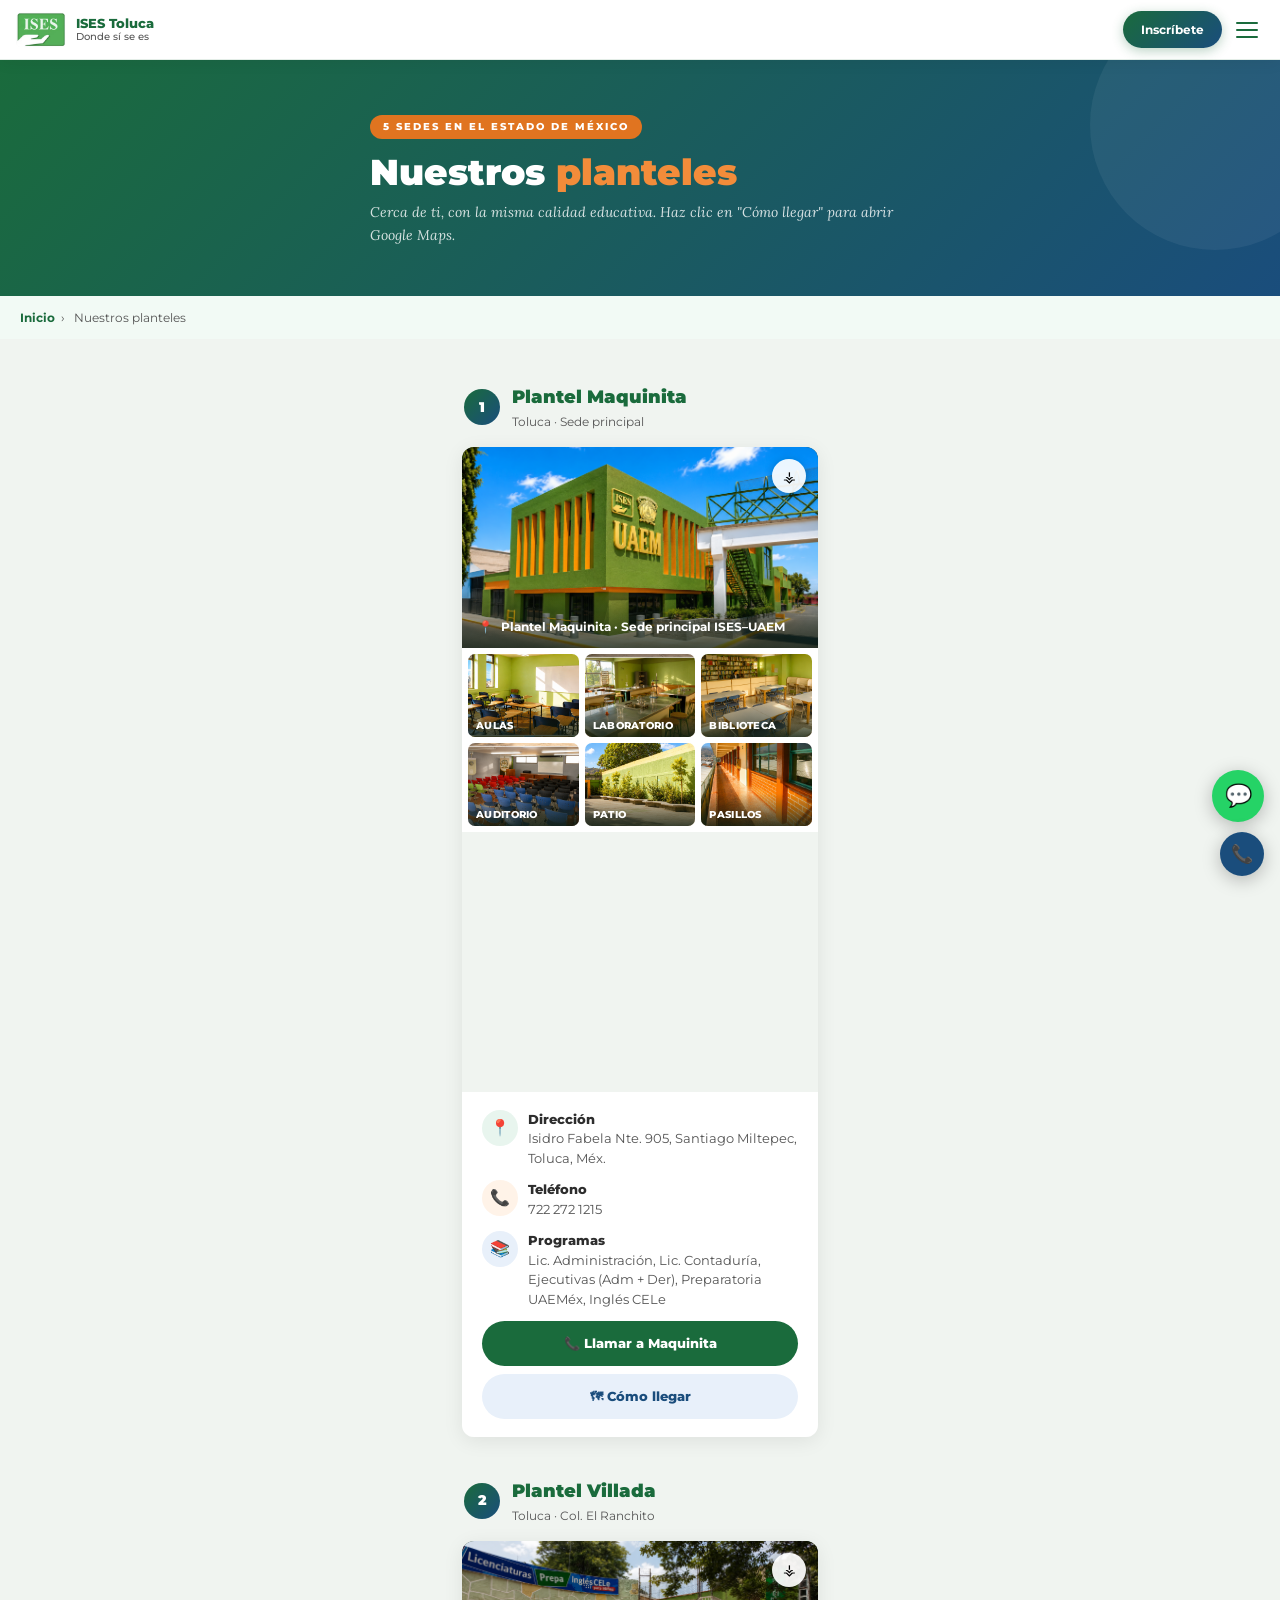
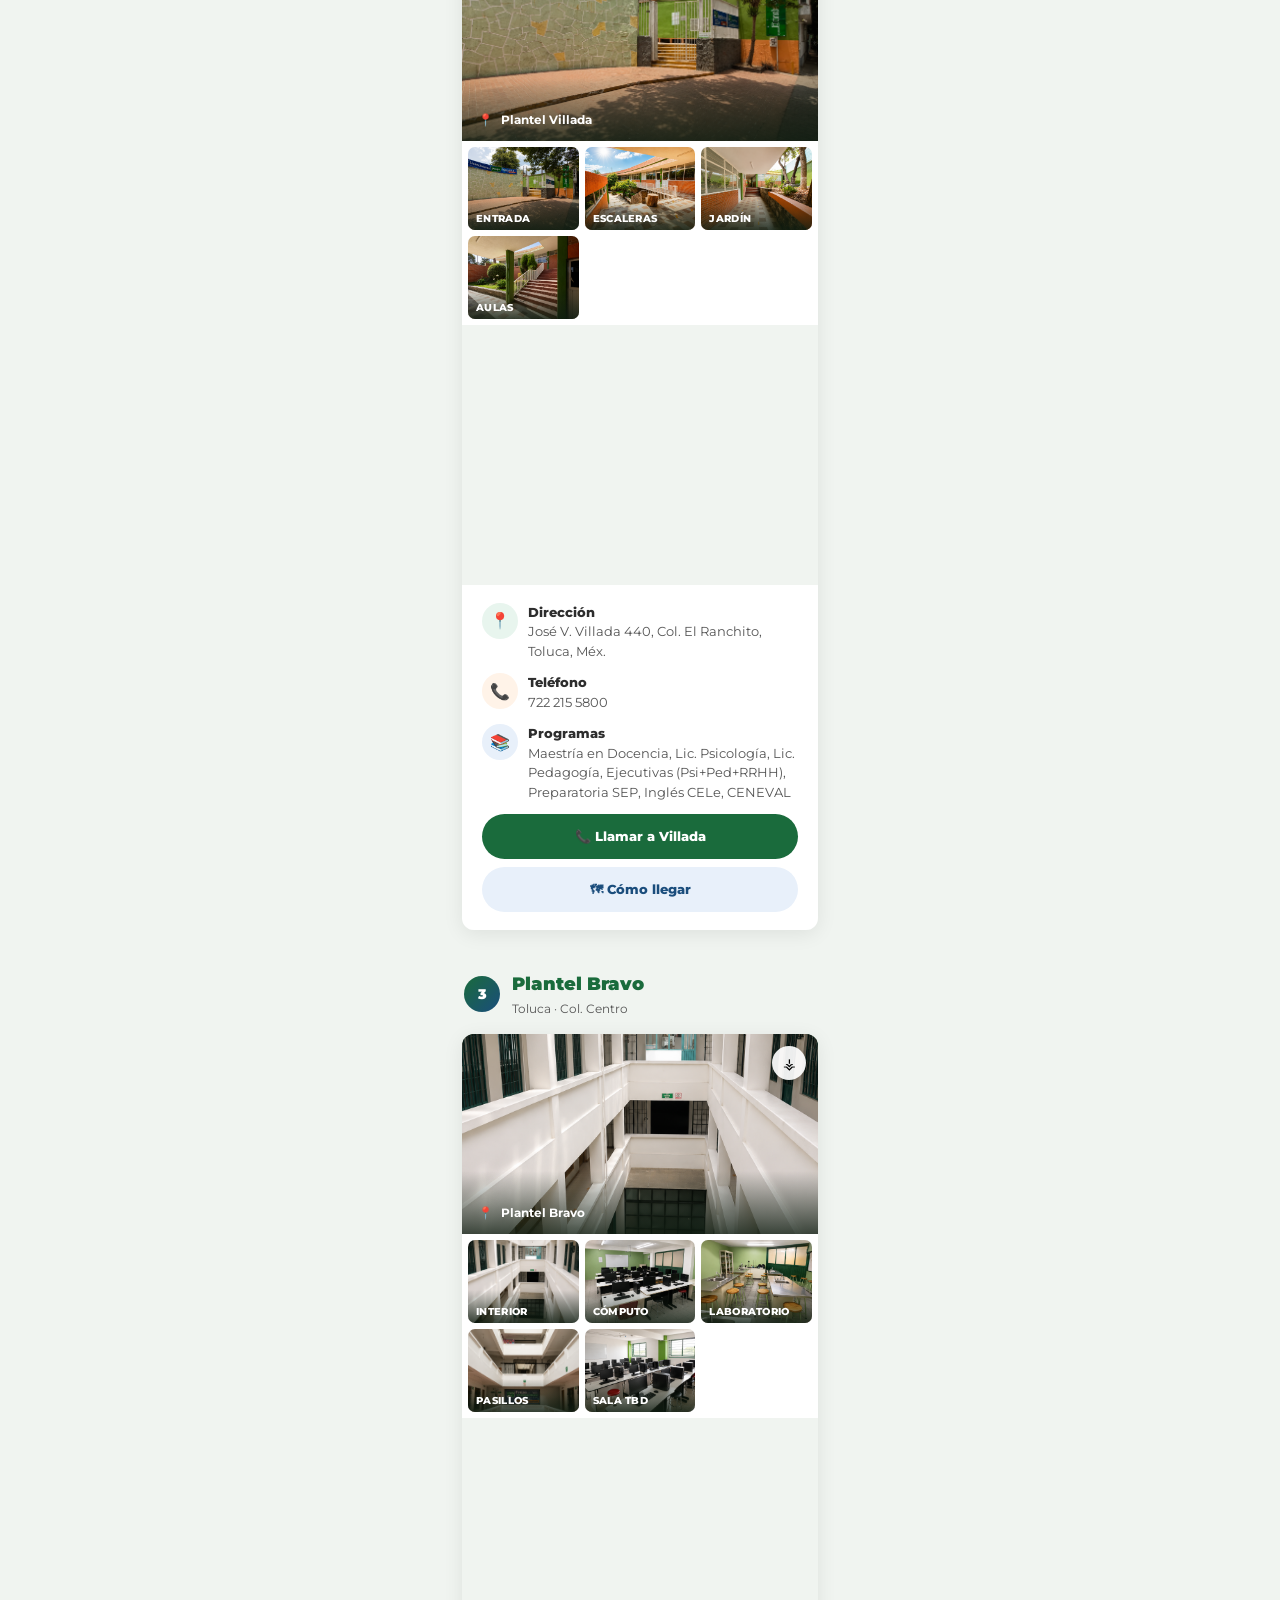
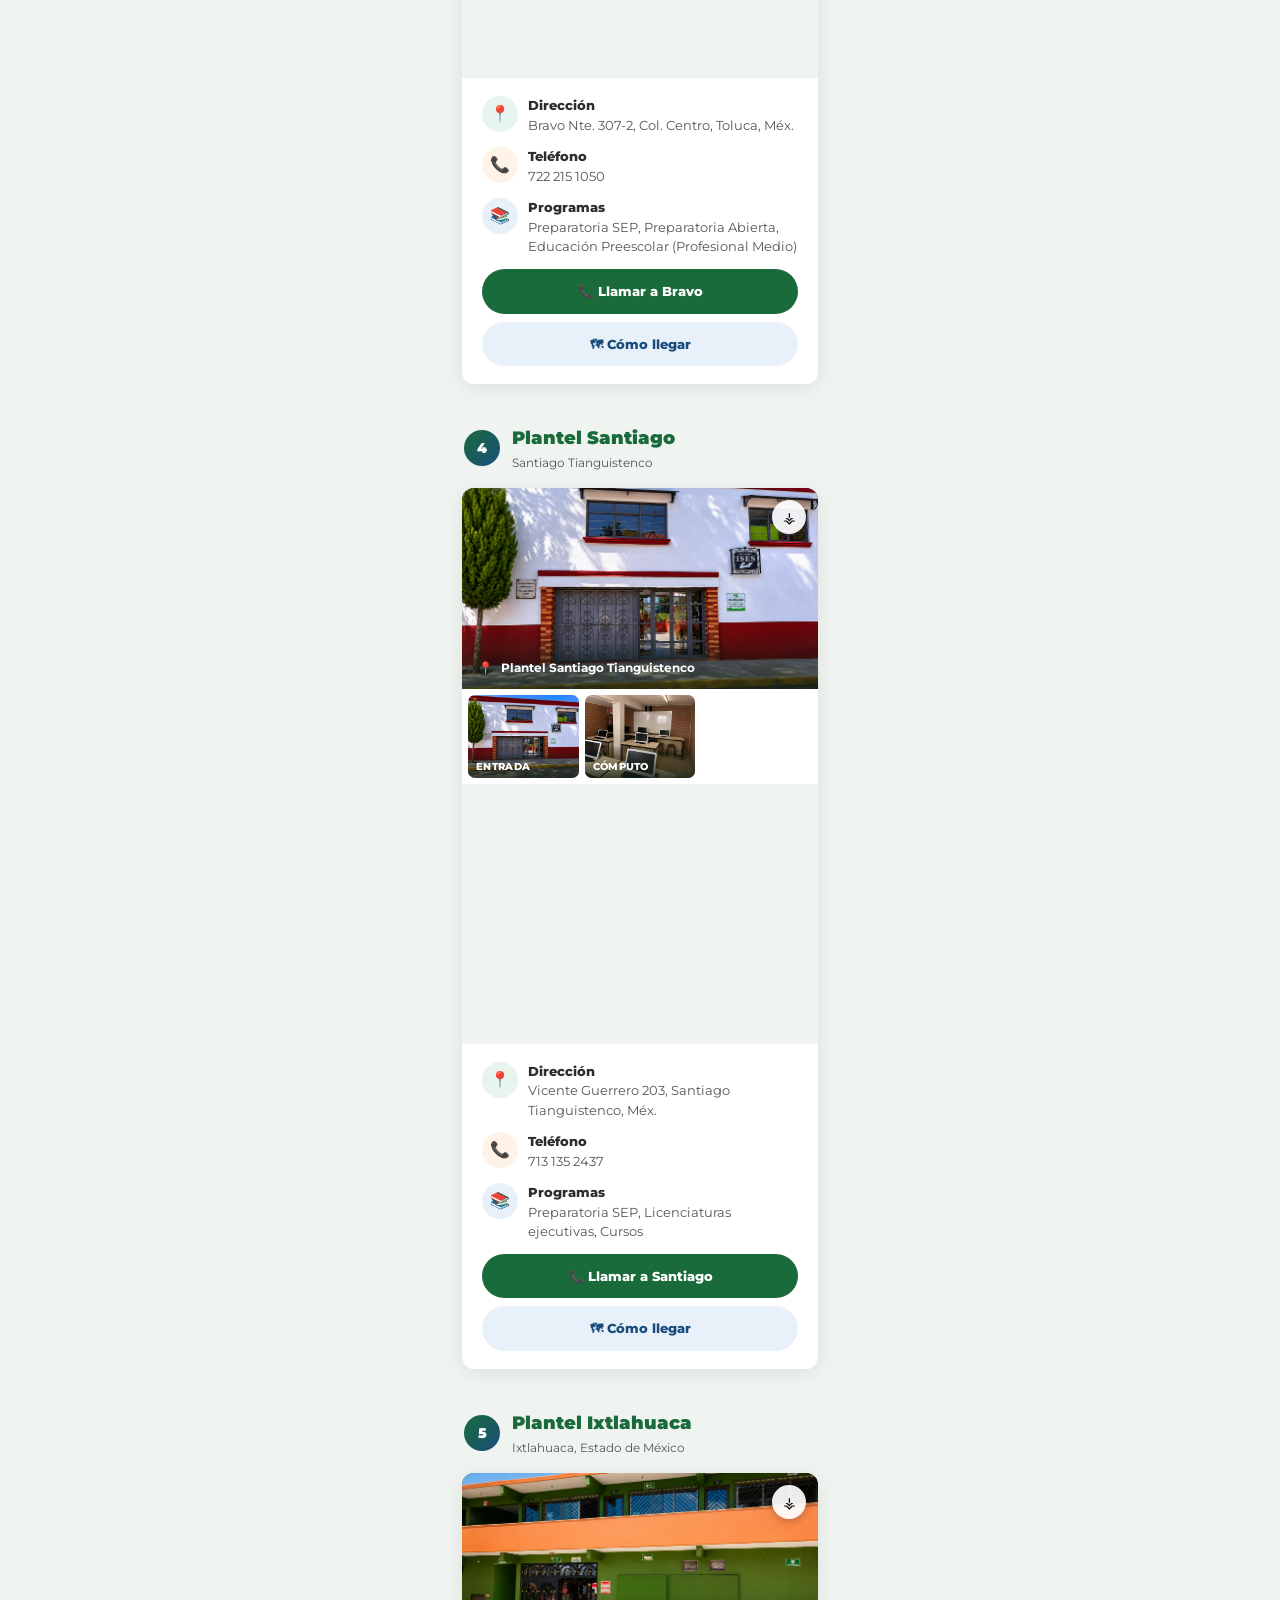
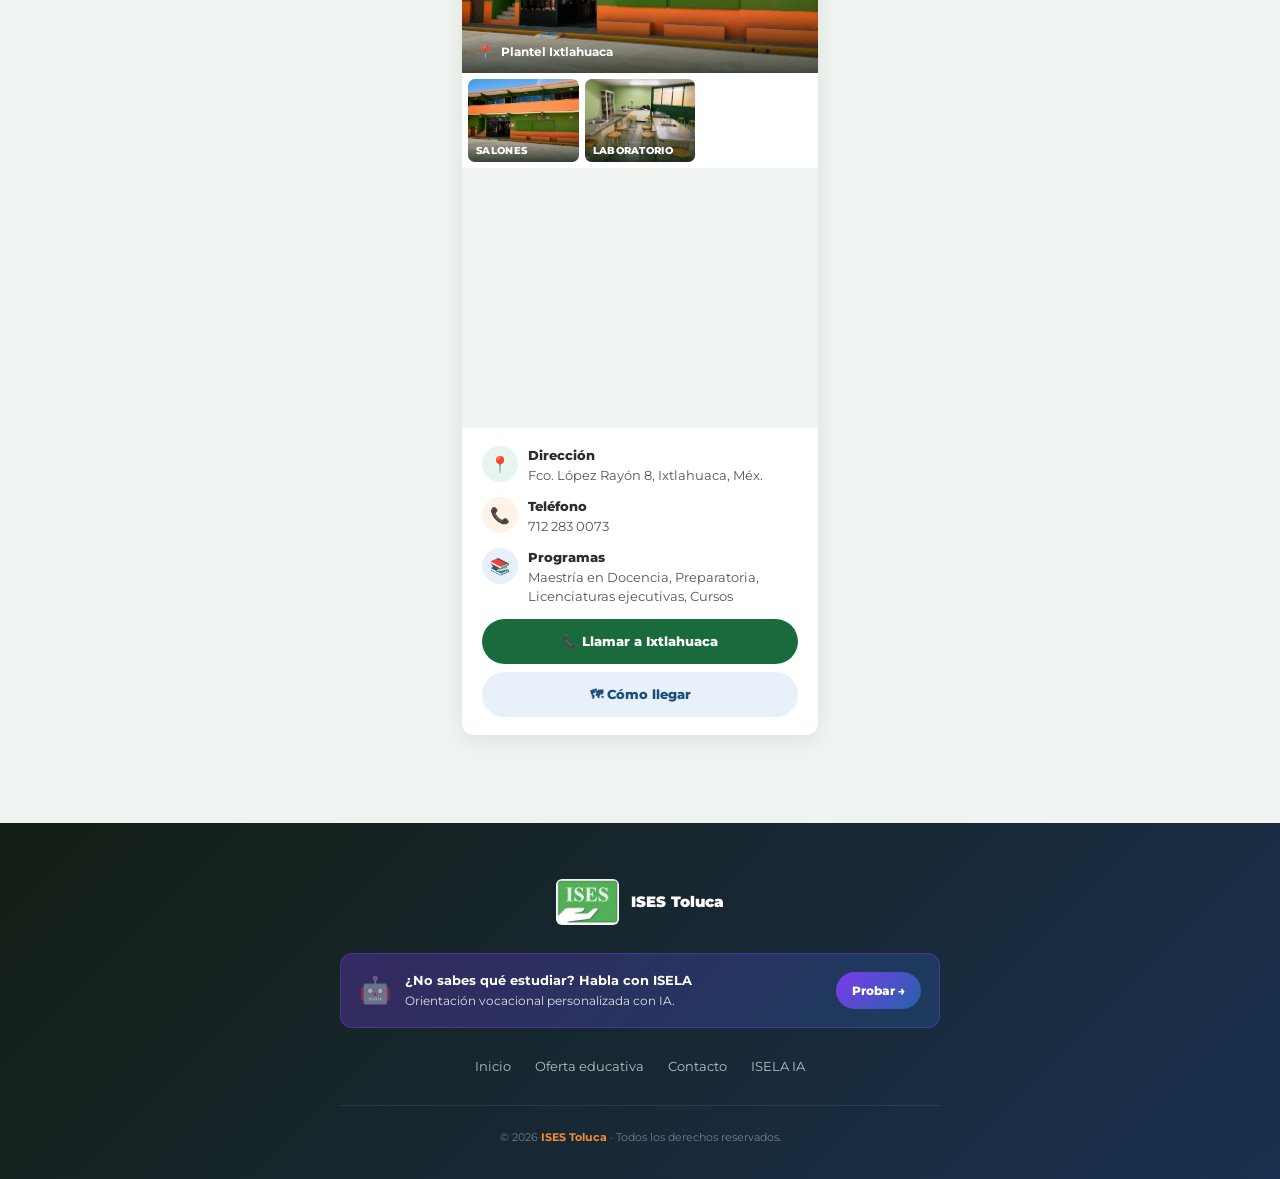
<file: planteles.html>
<!DOCTYPE html>
<html lang="es">
<head>
<meta charset="UTF-8">
<meta name="viewport" content="width=device-width, initial-scale=1.0">
<title>Nuestros Planteles – ISES Toluca</title>
<meta name="description" content="ISES Toluca tiene 5 planteles en el Estado de México: Maquinita, Villada, Bravo, Santiago Tianguistenco e Ixtlahuaca. Consulta mapas y teléfonos.">
<link rel="stylesheet" href="shared.css">
<style>
.mapa-box { border-radius: var(--radio); overflow:hidden; box-shadow:var(--sombra); }
.mapa-box iframe { width:100%; height:260px; border:none; display:block; }
.plantel-info { background:#fff; padding:18px 20px; }
.plantel-info-row { display:flex; align-items:flex-start; gap:10px; margin-bottom:12px; }
.info-icon { width:36px; height:36px; border-radius:50%; display:flex; align-items:center; justify-content:center; font-size:16px; flex-shrink:0; }
.info-icon.verde { background:var(--verde-light); }
.info-icon.naranja { background:var(--naranja-light); }
.info-icon.azul { background:var(--azul-light); }
.info-text { font-size:13px; color:var(--gris-med); line-height:1.5; }
.info-text strong { display:block; font-size:13px; color:var(--gris-dark); font-weight:800; }
.plantel-foto {
  width:100%; aspect-ratio:16/9; background:#2a2a2a;
  display:flex; align-items:center; justify-content:center;
  font-family:'Courier New',monospace; font-size:11px;
  color:rgba(255,255,255,0.35); text-align:center; padding:12px;
  position:relative; overflow:hidden;
}
.plantel-foto img { position:absolute; inset:0; width:100%; height:100%; object-fit:cover; }
.plantel-foto-placeholder { display:flex; flex-direction:column; align-items:center; gap:6px; }
.plantel-foto-placeholder span { font-size:28px; }
.plantel-foto-placeholder p { font-size:11px; font-family:'Montserrat',sans-serif; font-weight:600; color:rgba(255,255,255,0.4); }
.plantel-foto-placeholder small { font-size:9px; opacity:.6; }
.plantel-btns { display:flex; flex-direction:column; gap:8px; margin-top:4px; }
.btn-call { display:flex; align-items:center; justify-content:center; gap:8px; background:var(--verde); color:#fff; border-radius:999px; padding:12px; font-size:13px; font-weight:800; transition:.2s; }
.btn-call:hover { background:var(--verde-med); }
.btn-maps { display:flex; align-items:center; justify-content:center; gap:8px; background:var(--azul-light); color:var(--azul); border-radius:999px; padding:12px; font-size:13px; font-weight:800; transition:.2s; }
.btn-maps:hover { background:var(--azul); color:#fff; }
.plantel-section { margin-bottom:40px; scroll-margin-top:72px; }
.plantel-header { display:flex; align-items:center; gap:12px; margin-bottom:16px; padding:0 2px; }
.plantel-number { width:36px; height:36px; border-radius:50%; background:var(--grad); color:#fff; display:flex; align-items:center; justify-content:center; font-size:14px; font-weight:900; flex-shrink:0; }
.plantel-title { font-size:18px; font-weight:900; color:var(--verde); }
.plantel-subtitle { font-size:12px; color:var(--gris-med); }

/* ── GALERIA DE FOTOS ── */
.maq-gallery { background:#fff; }
.maq-hero { display:block; width:100%; aspect-ratio:16/9; position:relative; overflow:hidden; border:none; padding:0; cursor:pointer; background:#1d3d24; }
.maq-hero img { position:absolute; inset:0; width:100%; height:100%; object-fit:cover; transition:transform .5s ease; }
.maq-hero:hover img { transform:scale(1.04); }
.maq-hero-cap { position:absolute; left:0; right:0; bottom:0; padding:34px 16px 14px; display:flex; align-items:center; gap:8px;
  background:linear-gradient(to top, rgba(15,30,18,0.78), transparent); color:#fff; font-size:12px; font-weight:700; }
.maq-hero-cap .pin { color:var(--naranja-med); }
.maq-hero-zoom { position:absolute; top:12px; right:12px; width:34px; height:34px; border-radius:50%; background:rgba(255,255,255,0.92);
  display:flex; align-items:center; justify-content:center; font-size:15px; box-shadow:0 2px 8px rgba(0,0,0,0.25); transition:.2s; }
.maq-hero:hover .maq-hero-zoom { background:#fff; transform:scale(1.08); }
.maq-thumbs { display:grid; grid-template-columns:repeat(3,1fr); gap:6px; padding:6px; background:#fff; }
.maq-thumb { position:relative; aspect-ratio:4/3; overflow:hidden; border:none; padding:0; cursor:pointer; border-radius:7px; background:#1d3d24; }
.maq-thumb img { width:100%; height:100%; object-fit:cover; transition:transform .4s ease; }
.maq-thumb:hover img { transform:scale(1.07); }
.maq-thumb-lbl { position:absolute; left:0; right:0; bottom:0; padding:16px 8px 6px; font-size:9.5px; font-weight:800; letter-spacing:.3px;
  text-transform:uppercase; color:#fff; text-align:left; background:linear-gradient(to top, rgba(15,30,18,0.82), transparent); }

/* ── LIGHTBOX ── */
.lb { position:fixed; inset:0; z-index:200; background:rgba(12,22,14,0.94); display:none; align-items:center; justify-content:center; padding:20px; }
.lb.open { display:flex; }
.lb-stage { max-width:1100px; width:100%; display:flex; flex-direction:column; align-items:center; gap:14px; }
.lb-imgwrap { position:relative; width:100%; max-height:78vh; display:flex; align-items:center; justify-content:center; }
.lb-img { max-width:100%; max-height:78vh; border-radius:10px; box-shadow:0 12px 50px rgba(0,0,0,0.5); display:block; }
.lb-cap { color:#fff; font-size:13px; font-weight:700; text-align:center; display:flex; align-items:center; gap:8px; }
.lb-cap .pin { color:var(--naranja-med); }
.lb-count { color:rgba(255,255,255,0.45); font-size:11px; font-weight:800; letter-spacing:1px; }
.lb-nav { position:absolute; top:50%; transform:translateY(-50%); width:46px; height:46px; border-radius:50%; border:none;
  background:rgba(255,255,255,0.14); color:#fff; font-size:22px; cursor:pointer; display:flex; align-items:center; justify-content:center; transition:.2s; backdrop-filter:blur(4px); }
.lb-nav:hover { background:var(--naranja); }
.lb-prev { left:-4px; }
.lb-next { right:-4px; }
.lb-close { position:absolute; top:18px; right:18px; width:42px; height:42px; border-radius:50%; border:none; background:rgba(255,255,255,0.14);
  color:#fff; font-size:22px; cursor:pointer; display:flex; align-items:center; justify-content:center; transition:.2s; }
.lb-close:hover { background:rgba(255,255,255,0.28); }
@media (min-width:560px){ .lb-prev{left:8px;} .lb-next{right:8px;} }
</style>
</head>
<body class="page-body">

<nav class="nav">
  <a href="index.html" class="nav-logo"><img src="logo-ises.png" alt="ISES"><div class="nav-logo-text">ISES Toluca <span>Donde sí se es</span></div></a>
  <div class="nav-actions">
    <a href="contacto.html" class="nav-cta">Inscríbete</a>
    <button class="nav-menu-btn" id="menuBtn"><span></span><span></span><span></span></button>
  </div>
</nav>
<div class="nav-drawer" id="navDrawer">
  <a href="index.html" onclick="closeMenu()"><span class="nav-icon">🏠</span> Inicio</a>
  <a href="nosotros.html" onclick="closeMenu()"><span class="nav-icon">🎓</span> Quiénes somos</a>
  <a href="oferta.html" onclick="closeMenu()"><span class="nav-icon">📚</span> Oferta educativa</a>
  <a href="prepas.html" onclick="closeMenu()"><span class="nav-icon">📖</span> Preparatoria — Compara</a>
  <a href="planteles.html" class="active" onclick="closeMenu()"><span class="nav-icon">📍</span> Nuestros planteles</a>
  <a href="noticias.html" onclick="closeMenu()"><span class="nav-icon">📰</span> Noticias</a>
  <a href="contacto.html" onclick="closeMenu()"><span class="nav-icon">✉️</span> Contacto</a>
  <a href="isela.html" class="nav-isela-link" onclick="closeMenu()"><span class="nav-icon">🤖</span> ISELA — ¿Qué estudiar?</a>
</div>

<div class="page-header">
  <div class="page-header-inner">
    <div class="page-header-badge">5 sedes en el Estado de México</div>
    <h1>Nuestros <span>planteles</span></h1>
    <p>Cerca de ti, con la misma calidad educativa. Haz clic en "Cómo llegar" para abrir Google Maps.</p>
  </div>
</div>
<div class="breadcrumb"><a href="index.html">Inicio</a><span>›</span> Nuestros planteles</div>

<div class="section" style="padding-bottom:48px;">

  <!-- MAQUINITA -->
  <div class="plantel-section" id="maquinita">
    <div class="plantel-header">
      <div class="plantel-number">1</div>
      <div><div class="plantel-title">Plantel Maquinita</div><div class="plantel-subtitle">Toluca · Sede principal</div></div>
    </div>
    <div class="mapa-box">
      <div class="maq-gallery">
        <button class="maq-hero" type="button" onclick="openLb(0)">
          <img src="maq-fachada.jpg" alt="Fachada del Plantel Maquinita ISES UAEM">
          <div class="maq-hero-zoom">⚶</div>
          <div class="maq-hero-cap"><span class="pin">📍</span> Plantel Maquinita · Sede principal ISES–UAEM</div>
        </button>
        <div class="maq-thumbs">
          <button class="maq-thumb" type="button" onclick="openLb(1)"><img src="maq-aula.jpg" alt="Aula"><span class="maq-thumb-lbl">Aulas</span></button>
          <button class="maq-thumb" type="button" onclick="openLb(2)"><img src="maq-laboratorio.jpg" alt="Laboratorio"><span class="maq-thumb-lbl">Laboratorio</span></button>
          <button class="maq-thumb" type="button" onclick="openLb(3)"><img src="maq-biblioteca.jpg" alt="Biblioteca"><span class="maq-thumb-lbl">Biblioteca</span></button>
          <button class="maq-thumb" type="button" onclick="openLb(4)"><img src="maq-auditorio.jpg" alt="Auditorio"><span class="maq-thumb-lbl">Auditorio</span></button>
          <button class="maq-thumb" type="button" onclick="openLb(5)"><img src="maq-patio.jpg" alt="Patio"><span class="maq-thumb-lbl">Patio</span></button>
          <button class="maq-thumb" type="button" onclick="openLb(6)"><img src="maq-pasillo.jpg" alt="Pasillos"><span class="maq-thumb-lbl">Pasillos</span></button>
        </div>
      </div>
      <iframe loading="lazy" referrerpolicy="no-referrer-when-downgrade" src="https://maps.google.com/maps?q=Isidro+Fabela+Norte+905+Santiago+Miltepec+Toluca+Mexico&output=embed&z=16"></iframe>
      <div class="plantel-info">
        <div class="plantel-info-row"><div class="info-icon verde">📍</div><div class="info-text"><strong>Dirección</strong>Isidro Fabela Nte. 905, Santiago Miltepec, Toluca, Méx.</div></div>
        <div class="plantel-info-row"><div class="info-icon naranja">📞</div><div class="info-text"><strong>Teléfono</strong>722 272 1215</div></div>
        <div class="plantel-info-row"><div class="info-icon azul">📚</div><div class="info-text"><strong>Programas</strong>Lic. Administración, Lic. Contaduría, Ejecutivas (Adm + Der), Preparatoria UAEMéx, Inglés CELe</div></div>
        <div class="plantel-btns">
          <a href="tel:7222721215" class="btn-call">📞 Llamar a Maquinita</a>
          <a href="https://maps.google.com/?q=Isidro+Fabela+Norte+905+Santiago+Miltepec+Toluca" target="_blank" rel="noopener" class="btn-maps">🗺 Cómo llegar</a>
        </div>
      </div>
    </div>
  </div>

  <!-- VILLADA -->
  <div class="plantel-section" id="villada">
    <div class="plantel-header">
      <div class="plantel-number">2</div>
      <div><div class="plantel-title">Plantel Villada</div><div class="plantel-subtitle">Toluca · Col. El Ranchito</div></div>
    </div>
    <div class="mapa-box">
      <div class="maq-gallery">
        <button class="maq-hero" type="button" onclick="openLb(7)">
          <img src="villada-entrada.jpg" alt="Entrada del Plantel Villada">
          <div class="maq-hero-zoom">⚶</div>
          <div class="maq-hero-cap"><span class="pin">📍</span> Plantel Villada</div>
        </button>
        <div class="maq-thumbs">
          <button class="maq-thumb" type="button" onclick="openLb(7)"><img src="villada-entrada.jpg" alt="Entrada"><span class="maq-thumb-lbl">Entrada</span></button>
          <button class="maq-thumb" type="button" onclick="openLb(8)"><img src="villada-escaleras.jpg" alt="Escaleras"><span class="maq-thumb-lbl">Escaleras</span></button>
          <button class="maq-thumb" type="button" onclick="openLb(9)"><img src="villada-jardin.jpg" alt="Jardín"><span class="maq-thumb-lbl">Jardín</span></button>
          <button class="maq-thumb" type="button" onclick="openLb(10)"><img src="villada-laboratorio.jpg" alt="Aulas"><span class="maq-thumb-lbl">Aulas</span></button>
        </div>
      </div>
      <iframe loading="lazy" referrerpolicy="no-referrer-when-downgrade" src="https://maps.google.com/maps?q=Jose+V+Villada+440+El+Ranchito+Toluca+Mexico&output=embed&z=16"></iframe>
      <div class="plantel-info">
        <div class="plantel-info-row"><div class="info-icon verde">📍</div><div class="info-text"><strong>Dirección</strong>José V. Villada 440, Col. El Ranchito, Toluca, Méx.</div></div>
        <div class="plantel-info-row"><div class="info-icon naranja">📞</div><div class="info-text"><strong>Teléfono</strong>722 215 5800</div></div>
        <div class="plantel-info-row"><div class="info-icon azul">📚</div><div class="info-text"><strong>Programas</strong>Maestría en Docencia, Lic. Psicología, Lic. Pedagogía, Ejecutivas (Psi+Ped+RRHH), Preparatoria SEP, Inglés CELe, CENEVAL</div></div>
        <div class="plantel-btns">
          <a href="tel:7222155800" class="btn-call">📞 Llamar a Villada</a>
          <a href="https://maps.google.com/?q=Jose+V+Villada+440+El+Ranchito+Toluca" target="_blank" rel="noopener" class="btn-maps">🗺 Cómo llegar</a>
        </div>
      </div>
    </div>
  </div>

  <!-- BRAVO -->
  <div class="plantel-section" id="bravo">
    <div class="plantel-header">
      <div class="plantel-number">3</div>
      <div><div class="plantel-title">Plantel Bravo</div><div class="plantel-subtitle">Toluca · Col. Centro</div></div>
    </div>
    <div class="mapa-box">
      <div class="maq-gallery">
        <button class="maq-hero" type="button" onclick="openLb(15)">
          <img src="bravo-interior.jpg" alt="Interior del Plantel Bravo">
          <div class="maq-hero-zoom">⚶</div>
          <div class="maq-hero-cap"><span class="pin">📍</span> Plantel Bravo</div>
        </button>
        <div class="maq-thumbs">
          <button class="maq-thumb" type="button" onclick="openLb(15)"><img src="bravo-interior.jpg" alt="Interior"><span class="maq-thumb-lbl">Interior</span></button>
          <button class="maq-thumb" type="button" onclick="openLb(16)"><img src="bravo-computo.jpg" alt="Aula de Cómputo"><span class="maq-thumb-lbl">Cómputo</span></button>
          <button class="maq-thumb" type="button" onclick="openLb(17)"><img src="bravo-laboratorio.jpg" alt="Laboratorio"><span class="maq-thumb-lbl">Laboratorio</span></button>
          <button class="maq-thumb" type="button" onclick="openLb(18)"><img src="bravo-interior-abajo.jpg" alt="Pasillos"><span class="maq-thumb-lbl">Pasillos</span></button>
          <button class="maq-thumb" type="button" onclick="openLb(19)"><img src="bravo-sala-computo.jpg" alt="Sala Cómputo"><span class="maq-thumb-lbl">Sala TBD</span></button>
        </div>
      </div>
      <iframe loading="lazy" referrerpolicy="no-referrer-when-downgrade" src="https://maps.google.com/maps?q=Bravo+Norte+307+Centro+Toluca+Mexico&output=embed&z=16"></iframe>
      <div class="plantel-info">
        <div class="plantel-info-row"><div class="info-icon verde">📍</div><div class="info-text"><strong>Dirección</strong>Bravo Nte. 307-2, Col. Centro, Toluca, Méx.</div></div>
        <div class="plantel-info-row"><div class="info-icon naranja">📞</div><div class="info-text"><strong>Teléfono</strong>722 215 1050</div></div>
        <div class="plantel-info-row"><div class="info-icon azul">📚</div><div class="info-text"><strong>Programas</strong>Preparatoria SEP, Preparatoria Abierta, Educación Preescolar (Profesional Medio)</div></div>
        <div class="plantel-btns">
          <a href="tel:7222151050" class="btn-call">📞 Llamar a Bravo</a>
          <a href="https://maps.google.com/?q=Bravo+Norte+307+Centro+Toluca" target="_blank" rel="noopener" class="btn-maps">🗺 Cómo llegar</a>
        </div>
      </div>
    </div>
  </div>

  <!-- SANTIAGO -->
  <div class="plantel-section" id="santiago">
    <div class="plantel-header">
      <div class="plantel-number">4</div>
      <div><div class="plantel-title">Plantel Santiago</div><div class="plantel-subtitle">Santiago Tianguistenco</div></div>
    </div>
    <div class="mapa-box">
      <div class="maq-gallery">
        <button class="maq-hero" type="button" onclick="openLb(11)">
          <img src="santiago-entrada.jpg" alt="Entrada del Plantel Santiago">
          <div class="maq-hero-zoom">⚶</div>
          <div class="maq-hero-cap"><span class="pin">📍</span> Plantel Santiago Tianguistenco</div>
        </button>
        <div class="maq-thumbs">
          <button class="maq-thumb" type="button" onclick="openLb(11)"><img src="santiago-entrada.jpg" alt="Entrada"><span class="maq-thumb-lbl">Entrada</span></button>
          <button class="maq-thumb" type="button" onclick="openLb(12)"><img src="santiago-computadora.jpg" alt="Aula Informática"><span class="maq-thumb-lbl">Cómputo</span></button>
        </div>
      </div>
      <iframe loading="lazy" referrerpolicy="no-referrer-when-downgrade" src="https://maps.google.com/maps?q=Vicente+Guerrero+203+Santiago+Tianguistenco+Mexico&output=embed&z=16"></iframe>
      <div class="plantel-info">
        <div class="plantel-info-row"><div class="info-icon verde">📍</div><div class="info-text"><strong>Dirección</strong>Vicente Guerrero 203, Santiago Tianguistenco, Méx.</div></div>
        <div class="plantel-info-row"><div class="info-icon naranja">📞</div><div class="info-text"><strong>Teléfono</strong>713 135 2437</div></div>
        <div class="plantel-info-row"><div class="info-icon azul">📚</div><div class="info-text"><strong>Programas</strong>Preparatoria SEP, Licenciaturas ejecutivas, Cursos</div></div>
        <div class="plantel-btns">
          <a href="tel:7131352437" class="btn-call">📞 Llamar a Santiago</a>
          <a href="https://maps.google.com/?q=Vicente+Guerrero+203+Santiago+Tianguistenco" target="_blank" rel="noopener" class="btn-maps">🗺 Cómo llegar</a>
        </div>
      </div>
    </div>
  </div>

  <!-- IXTLAHUACA -->
  <div class="plantel-section" id="ixtlahuaca">
    <div class="plantel-header">
      <div class="plantel-number">5</div>
      <div><div class="plantel-title">Plantel Ixtlahuaca</div><div class="plantel-subtitle">Ixtlahuaca, Estado de México</div></div>
    </div>
    <div class="mapa-box">
      <div class="maq-gallery">
        <button class="maq-hero" type="button" onclick="openLb(13)">
          <img src="ixtlahuaca-salon.jpg" alt="Salón del Plantel Ixtlahuaca">
          <div class="maq-hero-zoom">⚶</div>
          <div class="maq-hero-cap"><span class="pin">📍</span> Plantel Ixtlahuaca</div>
        </button>
        <div class="maq-thumbs">
          <button class="maq-thumb" type="button" onclick="openLb(13)"><img src="ixtlahuaca-salon.jpg" alt="Salones"><span class="maq-thumb-lbl">Salones</span></button>
          <button class="maq-thumb" type="button" onclick="openLb(14)"><img src="ixtlahuaca-laboratorio.jpg" alt="Laboratorio"><span class="maq-thumb-lbl">Laboratorio</span></button>
        </div>
      </div>
      <iframe loading="lazy" referrerpolicy="no-referrer-when-downgrade" src="https://maps.google.com/maps?q=Francisco+Lopez+Rayon+8+Ixtlahuaca+Mexico&output=embed&z=16"></iframe>
      <div class="plantel-info">
        <div class="plantel-info-row"><div class="info-icon verde">📍</div><div class="info-text"><strong>Dirección</strong>Fco. López Rayón 8, Ixtlahuaca, Méx.</div></div>
        <div class="plantel-info-row"><div class="info-icon naranja">📞</div><div class="info-text"><strong>Teléfono</strong>712 283 0073</div></div>
        <div class="plantel-info-row"><div class="info-icon azul">📚</div><div class="info-text"><strong>Programas</strong>Maestría en Docencia, Preparatoria, Licenciaturas ejecutivas, Cursos</div></div>
        <div class="plantel-btns">
          <a href="tel:7122830073" class="btn-call">📞 Llamar a Ixtlahuaca</a>
          <a href="https://maps.google.com/?q=Francisco+Lopez+Rayon+8+Ixtlahuaca+Estado+de+Mexico" target="_blank" rel="noopener" class="btn-maps">🗺 Cómo llegar</a>
        </div>
      </div>
    </div>
  </div>

</div>

<footer>
  <div class="footer-inner">
    <div class="footer-logo"><img src="logo-ises.png" alt="ISES"><div class="footer-logo-text">ISES Toluca</div></div>
    <div class="footer-isela"><div class="footer-isela-icon">🤖</div><div class="footer-isela-text"><strong>¿No sabes qué estudiar? Habla con ISELA</strong>Orientación vocacional personalizada con IA.</div><a href="isela.html">Probar →</a></div>
    <div class="footer-nav">
      <a href="index.html">Inicio</a><a href="oferta.html">Oferta educativa</a>
      <a href="contacto.html">Contacto</a><a href="isela.html">ISELA IA</a>
    </div>
    <div class="footer-copy">© 2026 <strong>ISES Toluca</strong> · Todos los derechos reservados.</div>
  </div>
</footer>

<div class="fab-group">
  <div class="fab-wrap"><span class="fab-label">WhatsApp</span><a href="https://wa.me/527226753239" target="_blank" rel="noopener" class="fab fab-wa">💬</a></div>
  <div class="fab-wrap"><span class="fab-label">Llamar</span><a href="tel:7222721215" class="fab fab-sm fab-call">📞</a></div>
</div>

<div class="lb" id="lb" onclick="if(event.target===this)closeLb()">
  <button class="lb-close" type="button" onclick="closeLb()" aria-label="Cerrar">✕</button>
  <div class="lb-stage">
    <div class="lb-imgwrap">
      <button class="lb-nav lb-prev" type="button" onclick="stepLb(-1)" aria-label="Anterior">‹</button>
      <img class="lb-img" id="lbImg" alt="">
      <button class="lb-nav lb-next" type="button" onclick="stepLb(1)" aria-label="Siguiente">›</button>
    </div>
    <div class="lb-cap"><span class="pin">📍</span><span id="lbCap"></span> <span class="lb-count" id="lbCount"></span></div>
  </div>
</div>

<script>
const lbFotos = [
  { src:'maq-fachada.jpg',     cap:'Plantel Maquinita - Fachada principal' },
  { src:'maq-aula.jpg',        cap:'Plantel Maquinita - Aula con vista a la ciudad' },
  { src:'maq-laboratorio.jpg', cap:'Plantel Maquinita - Laboratorio de ciencias' },
  { src:'maq-biblioteca.jpg',  cap:'Plantel Maquinita - Biblioteca y sala de estudio' },
  { src:'maq-auditorio.jpg',   cap:'Plantel Maquinita - Auditorio' },
  { src:'maq-patio.jpg',       cap:'Plantel Maquinita - Patio central' },
  { src:'maq-pasillo.jpg',     cap:'Plantel Maquinita - Pasillos y áreas comunes' },
  { src:'villada-entrada.jpg',      cap:'Plantel Villada - Entrada principal' },
  { src:'villada-escaleras.jpg',    cap:'Plantel Villada - Escaleras y acceso' },
  { src:'villada-jardin.jpg',       cap:'Plantel Villada - Jardín y áreas verdes' },
  { src:'villada-laboratorio.jpg',  cap:'Plantel Villada - Aulas y espacios educativos' },
  { src:'santiago-entrada.jpg',     cap:'Plantel Santiago - Entrada principal' },
  { src:'santiago-computadora.jpg', cap:'Plantel Santiago - Aula de informática' },
  { src:'ixtlahuaca-salon.jpg',     cap:'Plantel Ixtlahuaca - Salones de clase' },
  { src:'ixtlahuaca-laboratorio.jpg', cap:'Plantel Ixtlahuaca - Laboratorio' },
  { src:'bravo-interior.jpg',       cap:'Plantel Bravo - Interior principal' },
  { src:'bravo-computo.jpg',        cap:'Plantel Bravo - Aula de cómputo' },
  { src:'bravo-laboratorio.jpg',    cap:'Plantel Bravo - Laboratorio' },
  { src:'bravo-interior-abajo.jpg', cap:'Plantel Bravo - Pasillos' },
  { src:'bravo-sala-computo.jpg',   cap:'Plantel Bravo - Sala de cómputo' }
];
let lbIndex = 0;
const lbEl = document.getElementById('lb');
function renderLb(){
  const f = lbFotos[lbIndex];
  document.getElementById('lbImg').src = f.src;
  document.getElementById('lbImg').alt = f.cap;
  document.getElementById('lbCap').textContent = f.cap;
  document.getElementById('lbCount').textContent = (lbIndex+1)+' / '+lbFotos.length;
}
function openLb(i){ lbIndex=i; renderLb(); lbEl.classList.add('open'); document.body.style.overflow='hidden'; }
function closeLb(){ lbEl.classList.remove('open'); document.body.style.overflow=''; }
function stepLb(d){ lbIndex=(lbIndex+d+lbFotos.length)%lbFotos.length; renderLb(); }
document.addEventListener('keydown', e=>{
  if(!lbEl.classList.contains('open')) return;
  if(e.key==='Escape') closeLb();
  if(e.key==='ArrowRight') stepLb(1);
  if(e.key==='ArrowLeft') stepLb(-1);
});
</script>

<script>
const menuBtn = document.getElementById('menuBtn');
const navDrawer = document.getElementById('navDrawer');
menuBtn.addEventListener('click', () => { menuBtn.classList.toggle('open'); navDrawer.classList.toggle('open'); });
function closeMenu() { menuBtn.classList.remove('open'); navDrawer.classList.remove('open'); }
document.addEventListener('click', e => { if (!menuBtn.contains(e.target) && !navDrawer.contains(e.target)) closeMenu(); });
</script>
</body>
</html>
</file>
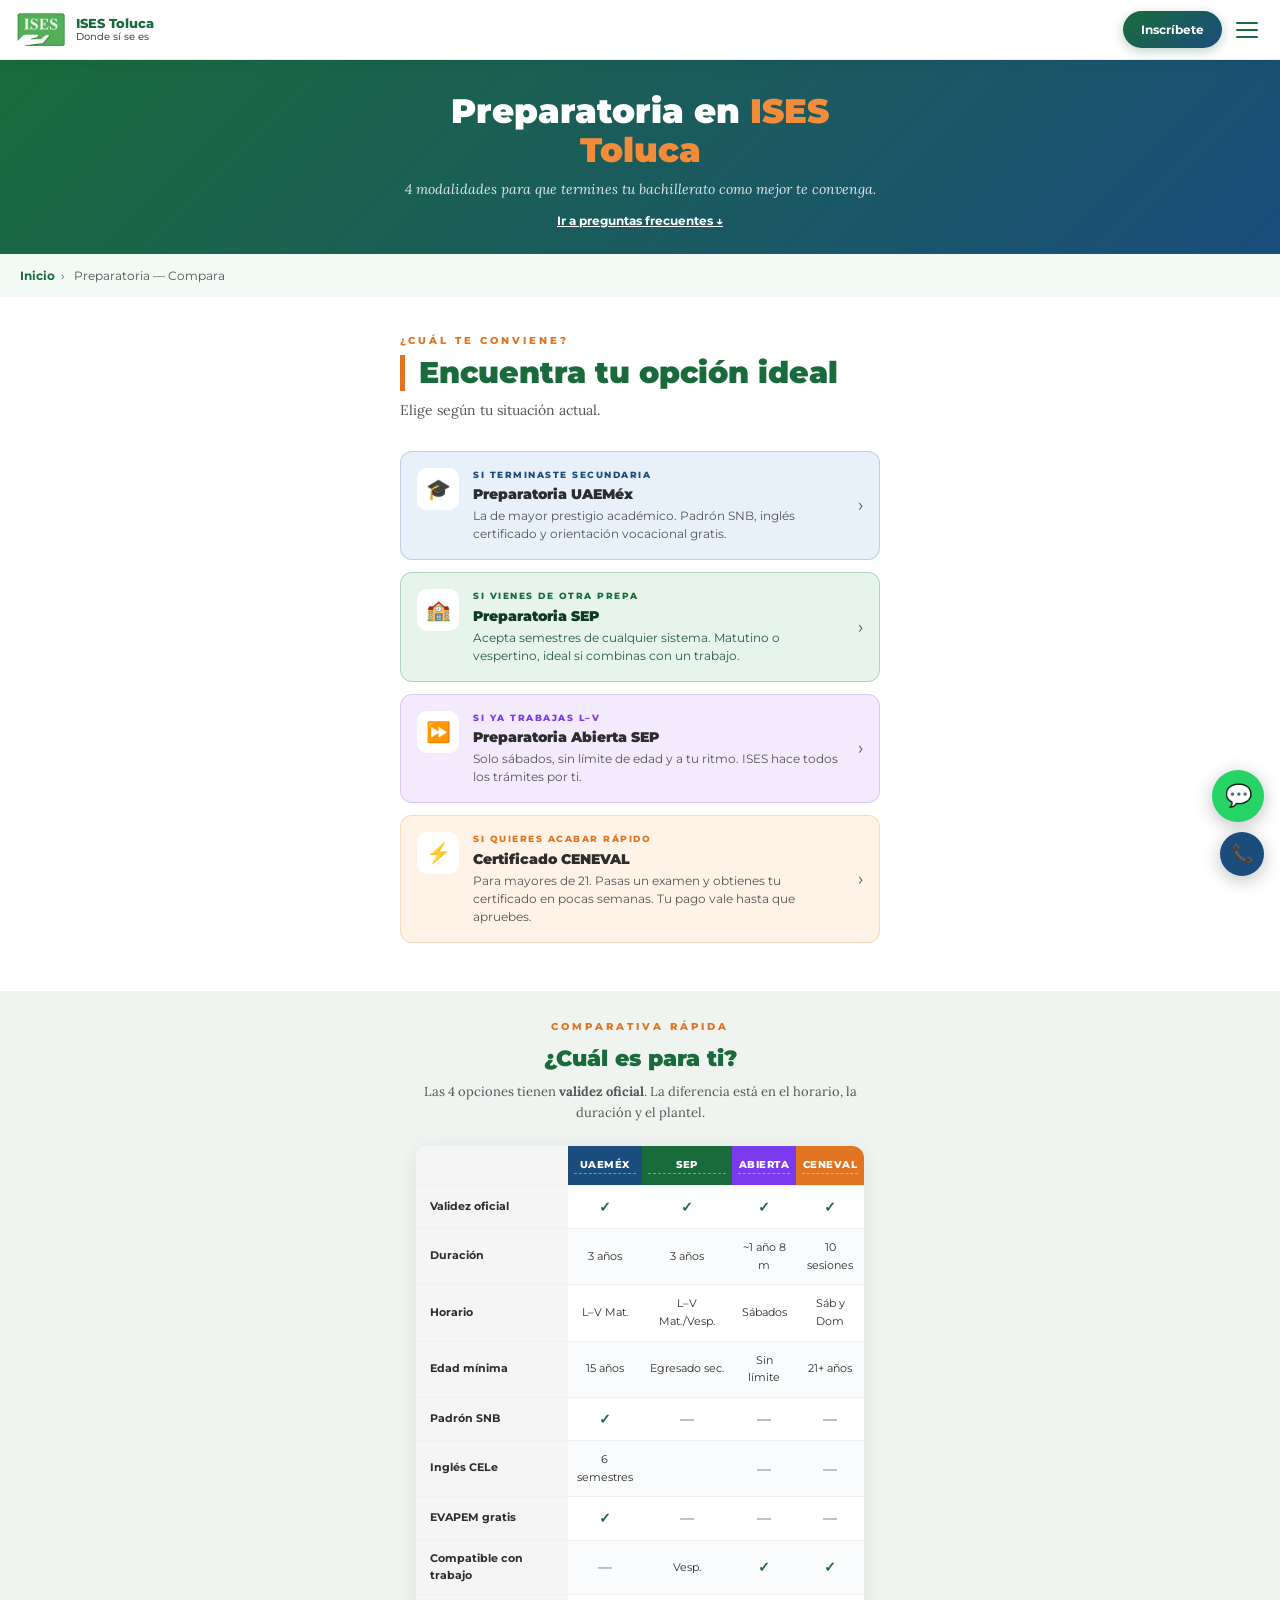
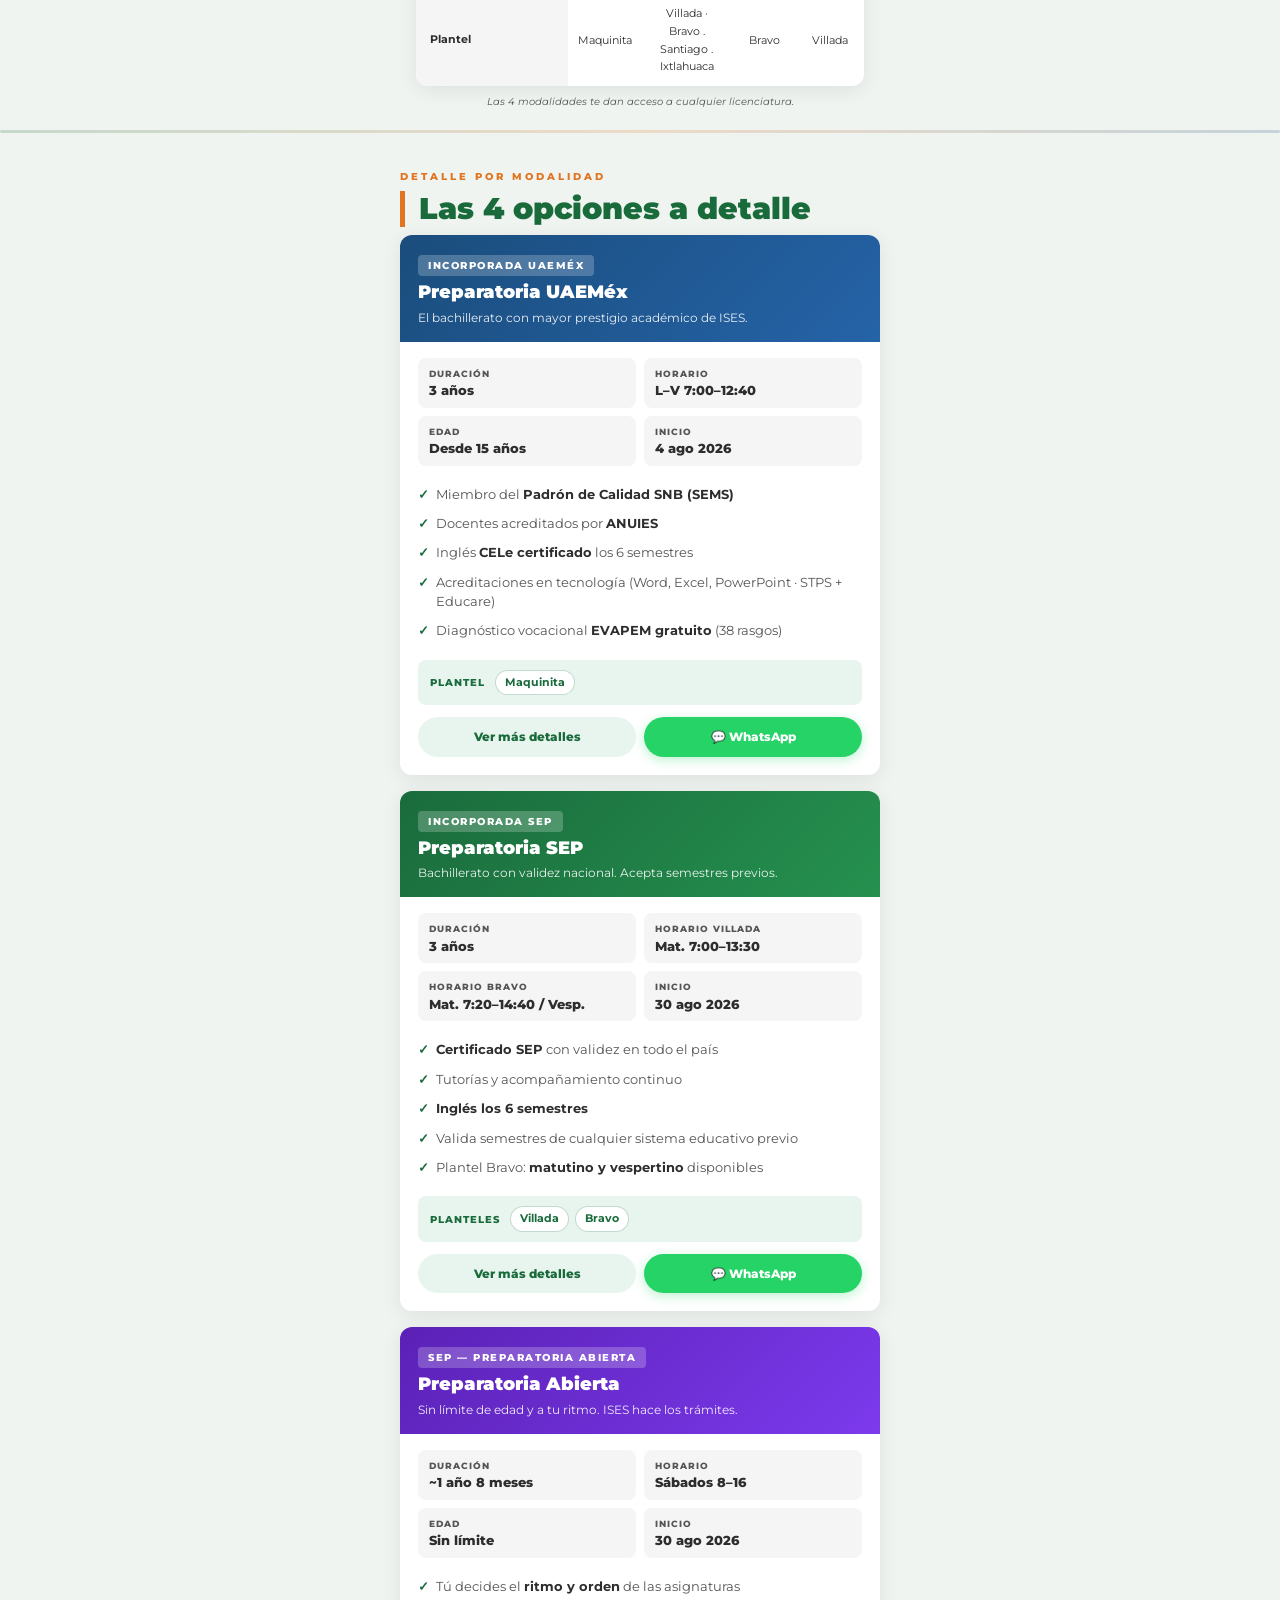
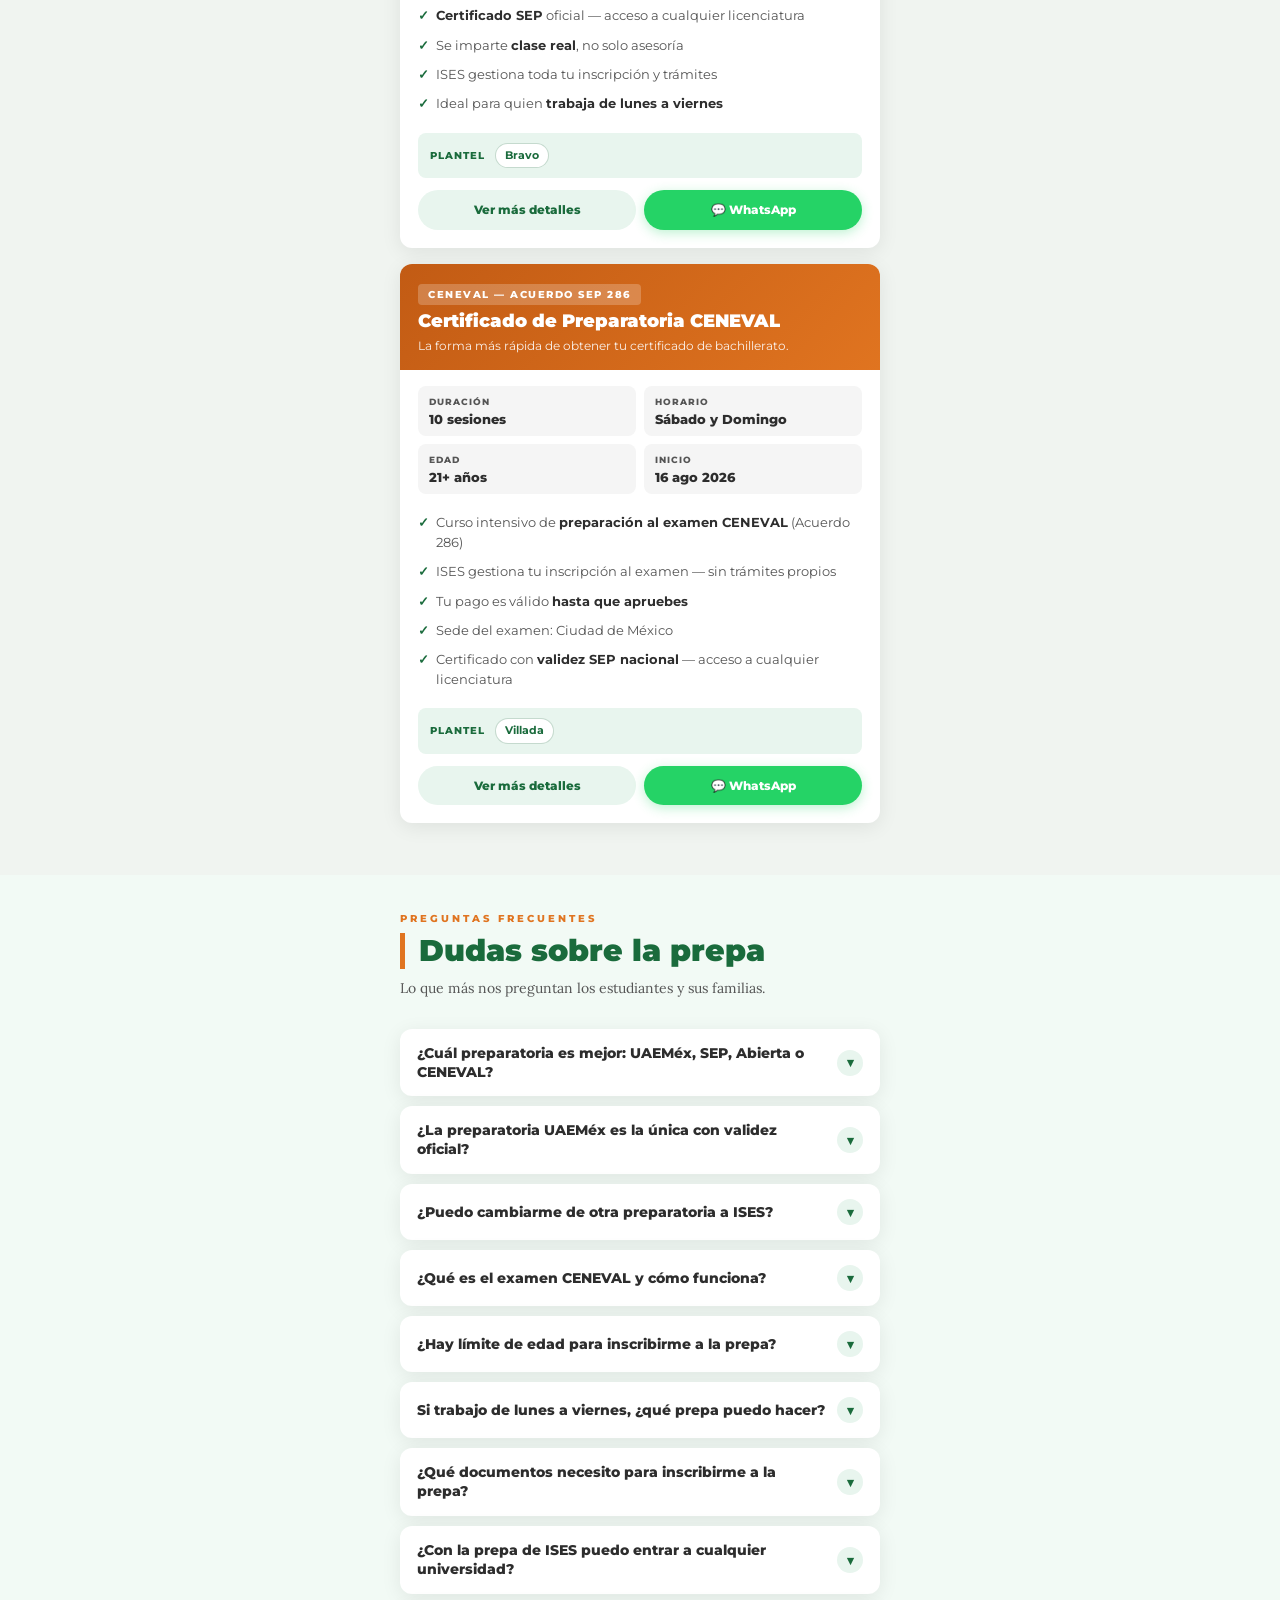
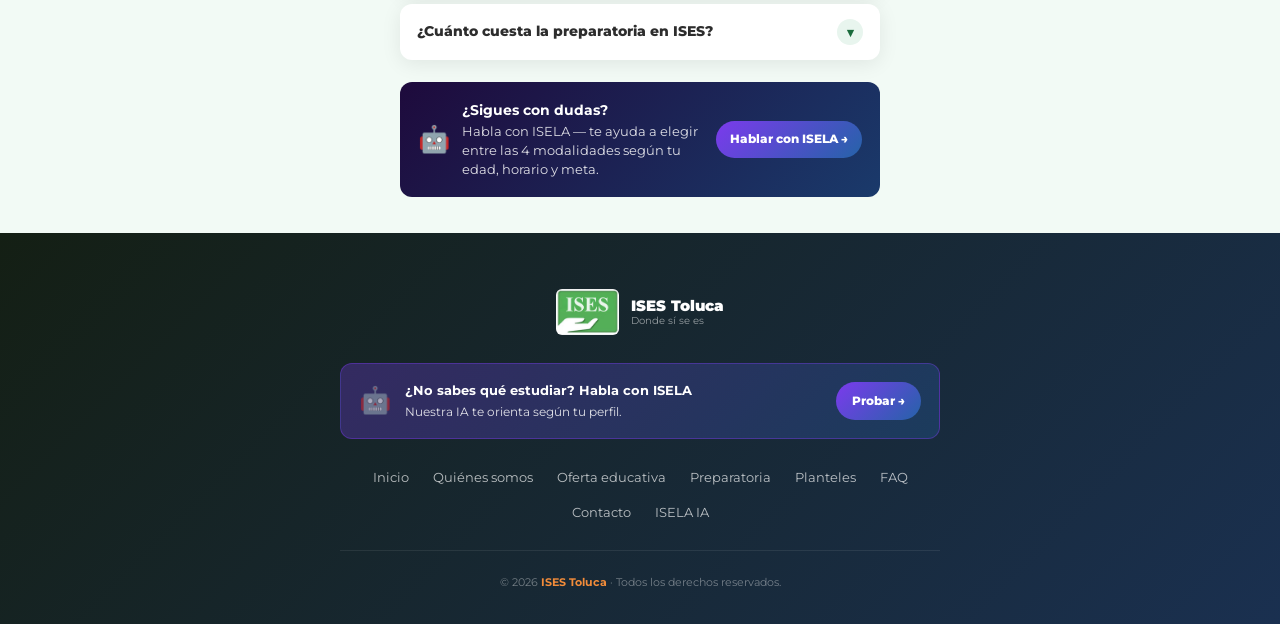
<file: prepas.html>
<!DOCTYPE html>
<html lang="es">
<head>
<meta charset="UTF-8">
<meta name="viewport" content="width=device-width, initial-scale=1.0">
<title>Preparatoria — Compara modalidades · ISES Toluca</title>
<meta name="description" content="Compara las 4 modalidades de preparatoria en ISES Toluca: UAEMéx, SEP, Abierta y Certificado CENEVAL. Encuentra la opción ideal según tu edad, horario y meta.">
<link rel="stylesheet" href="shared.css">
<style>
/* ── HERO COMPACTO ── */
.prepas-hero { background: var(--grad); color:#fff; padding:32px 20px 24px; text-align:center; }
.prepas-hero-inner { max-width:480px; margin:0 auto; }
.prepas-hero h1 { font-size:clamp(24px,6vw,34px); font-weight:900; line-height:1.15; margin-bottom:8px; }
.prepas-hero h1 span { color:var(--naranja-med); }
.prepas-hero p { font-family:'Lora',serif; font-style:italic; font-size:14px; color:rgba(255,255,255,0.85); }

/* ── QUICK COMPARE TABLE ── */
.compare-wrap { max-width:480px; margin:0 auto; padding:28px 16px 20px; }
.compare-label { font-size:10px; font-weight:800; letter-spacing:3px; text-transform:uppercase; color:var(--naranja); margin-bottom:6px; text-align:center; }
.compare-title { font-size:22px; font-weight:900; color:var(--verde); text-align:center; margin-bottom:6px; }
.compare-sub { font-size:13px; color:var(--gris-med); font-family:'Lora',serif; text-align:center; margin-bottom:22px; line-height:1.6; }

.compare-tbl { background:#fff; border-radius:var(--radio); box-shadow:var(--sombra); overflow:hidden; }
.compare-tbl table { width:100%; border-collapse:collapse; font-size:11px; }
.compare-tbl th, .compare-tbl td { padding:10px 8px; text-align:center; border-bottom:1px solid #f0f0f0; vertical-align:middle; }
.compare-tbl th:first-child, .compare-tbl td:first-child { text-align:left; padding-left:14px; font-weight:700; color:var(--gris-dark); background:var(--gris-light); width:34%; font-size:10.5px; }
.compare-tbl thead th { background:var(--verde); color:#fff; font-size:10px; letter-spacing:.5px; text-transform:uppercase; padding:11px 6px; font-weight:800; line-height:1.2; }
.compare-tbl thead th a { color:#fff; text-decoration:none; display:block; padding:2px 0; border-bottom:1px dashed rgba(255,255,255,.4); transition:.15s; }
.compare-tbl thead th a:hover { border-bottom-color:#fff; opacity:.9; }
.compare-tbl thead th.uaemex { background:#1a4d7c; }
.compare-tbl thead th.col-sep { background:#1a6b3c; }
.compare-tbl thead th.abierta { background:#7c3aed; }
.compare-tbl thead th.ceneval { background:#e07420; }
.compare-tbl tbody tr:last-child td { border-bottom:none; }
.compare-tbl tbody tr:nth-child(even) td:not(:first-child) { background:#fafbfc; }
.compare-tbl .check { color:#1a6b3c; font-weight:900; font-size:14px; }
.compare-tbl .x { color:#bbb; font-weight:900; font-size:14px; }

.compare-scroll-hint { font-size:10px; color:var(--gris-med); text-align:center; margin-top:8px; font-style:italic; }
@media (max-width:520px){
  .compare-tbl table { font-size:10.5px; }
  .compare-tbl thead th { font-size:9px; padding:10px 4px; }
  .compare-tbl th:first-child, .compare-tbl td:first-child { font-size:10px; padding-left:10px; }
  .compare-tbl th, .compare-tbl td { padding:9px 5px; }
}

/* ── DECISION HELPER ── */
.decision-section { background:#fff; padding:36px 20px; }
.decision-inner { max-width:480px; margin:0 auto; }
.decision-card { display:flex; align-items:flex-start; gap:14px; padding:16px; border-radius:var(--radio); margin-bottom:12px; transition:.2s; border:1.5px solid transparent; text-decoration:none; color:inherit; }
.decision-card:hover { transform:translateX(3px); box-shadow:var(--sombra); }
.decision-card.uaemex { background:#e8f0fa; border-color:rgba(26,77,124,.2); }
.decision-card.prepa-sep { background:#e6f4ec; border-color:rgba(26,107,60,.25); }
.decision-card.abierta { background:#f3eafd; border-color:rgba(124,58,237,.2); }
.decision-card.ceneval { background:var(--naranja-light); border-color:rgba(224,116,32,.2); }
.decision-icon { width:42px; height:42px; border-radius:10px; display:flex; align-items:center; justify-content:center; font-size:20px; flex-shrink:0; background:#fff; }
.decision-body { flex:1; min-width:0; }
.decision-tag { font-size:9px; font-weight:800; letter-spacing:1.5px; text-transform:uppercase; margin-bottom:3px; }
.decision-card.uaemex .decision-tag { color:#1a4d7c; }
.decision-card.prepa-sep .decision-tag { color:#1a6b3c; }
.decision-card.abierta .decision-tag { color:#7c3aed; }
.decision-card.ceneval .decision-tag { color:var(--naranja); }
.decision-card.prepa-sep .decision-name { color:#0f3a20; }
.decision-card.prepa-sep .decision-desc { color:#2d5a3f; }
.decision-name { font-size:14px; font-weight:900; color:var(--gris-dark); margin-bottom:4px; line-height:1.3; }
.decision-desc { font-size:12px; color:var(--gris-med); line-height:1.5; }
.decision-arrow { font-size:18px; color:var(--gris-med); flex-shrink:0; align-self:center; }

/* ── DETAIL CARDS ── */
.detail-section { padding:36px 20px; }
.detail-inner { max-width:480px; margin:0 auto; }
.detail-card { background:#fff; border-radius:var(--radio); box-shadow:var(--sombra); overflow:hidden; margin-bottom:16px; }
.detail-head { padding:16px 18px; color:#fff; }
.detail-head.uaemex { background:linear-gradient(135deg,#1a4d7c,#2563a8); }
.detail-head.prepa-sep { background:linear-gradient(135deg,#1a6b3c,#25914f); }
.detail-head.abierta { background:linear-gradient(135deg,#5b21b6,#7c3aed); }
.detail-head.ceneval { background:linear-gradient(135deg,#c25b14,#e07420); }
.detail-rvoe { display:inline-block; font-size:9.5px; font-weight:800; letter-spacing:1.5px; text-transform:uppercase; padding:3px 10px; border-radius:4px; background:rgba(255,255,255,.22); margin-bottom:6px; }
.detail-name { font-size:18px; font-weight:900; line-height:1.2; margin-bottom:6px; }
.detail-tag { font-size:11.5px; opacity:.9; line-height:1.4; }
.detail-body { padding:16px 18px 18px; }
.detail-grid { display:grid; grid-template-columns:1fr 1fr; gap:8px; margin-bottom:14px; }
.detail-stat { background:var(--gris-light); border-radius:8px; padding:9px 11px; }
.detail-stat-lbl { font-size:9px; font-weight:800; letter-spacing:1px; text-transform:uppercase; color:var(--gris-med); margin-bottom:2px; }
.detail-stat-val { font-size:13px; font-weight:800; color:var(--gris-dark); line-height:1.2; }
.detail-list { list-style:none; margin-bottom:14px; }
.detail-list li { font-size:12.5px; color:var(--gris-med); padding:5px 0 5px 18px; position:relative; line-height:1.55; }
.detail-list li::before { content:'✓'; position:absolute; left:0; top:5px; color:var(--verde); font-weight:900; }
.detail-list li strong { color:var(--gris-dark); font-weight:700; }
.detail-planteles { display:flex; flex-wrap:wrap; gap:6px; padding:10px 12px; background:var(--verde-light); border-radius:8px; margin-bottom:12px; }
.detail-planteles-lbl { font-size:9.5px; font-weight:800; letter-spacing:1px; text-transform:uppercase; color:var(--verde); margin-right:4px; align-self:center; }
.detail-plantel-pill { background:#fff; border:1px solid rgba(26,107,60,.25); color:var(--verde); font-size:11px; font-weight:700; padding:3px 9px; border-radius:999px; }
.detail-cta { display:flex; gap:8px; }
.detail-cta a { flex:1; display:flex; align-items:center; justify-content:center; gap:5px; padding:10px; border-radius:999px; font-size:12px; font-weight:800; transition:.2s; }
.detail-cta .wa { background:#25D366; color:#fff; box-shadow:0 3px 12px rgba(37,211,102,.3); }
.detail-cta .wa:hover { transform:translateY(-1px); }
.detail-cta .info { background:var(--verde-light); color:var(--verde); }
.detail-cta .info:hover { background:var(--verde); color:#fff; }

/* ── FAQ PREPA ── */
.faq-prepa-section { background:var(--verde-pale); padding:36px 20px; }
.faq-prepa-inner { max-width:480px; margin:0 auto; }
.faq-list { display:flex; flex-direction:column; gap:10px; }
.faq-item { background:#fff; border-radius:var(--radio); box-shadow:var(--sombra); overflow:hidden; transition:box-shadow .2s; }
.faq-item.open { box-shadow:var(--sombra-hover); }
.faq-q { width:100%; display:flex; align-items:center; justify-content:space-between; gap:12px; padding:15px 17px; background:none; border:none; text-align:left; font-family:inherit; font-size:13.5px; font-weight:800; color:var(--gris-dark); cursor:pointer; transition:.15s; line-height:1.4; }
.faq-q:hover { background:var(--verde-pale); }
.faq-item.open .faq-q { color:var(--verde); }
.faq-chevron { width:26px; height:26px; border-radius:50%; background:var(--verde-light); display:flex; align-items:center; justify-content:center; font-size:13px; flex-shrink:0; transition:transform .3s ease; color:var(--verde); }
.faq-item.open .faq-chevron { transform:rotate(180deg); background:var(--verde); color:#fff; }
.faq-a { max-height:0; overflow:hidden; transition:max-height .35s ease, padding .25s ease; font-size:13px; color:var(--gris-med); line-height:1.7; font-family:'Lora',serif; padding:0 17px; }
.faq-item.open .faq-a { max-height:600px; padding:0 17px 16px; }
.faq-a strong { color:var(--verde); font-style:normal; }

/* ── ISELA HINT ── */
.isela-hint { background:linear-gradient(135deg,#1e0a3c,#1a3a6b); border-radius:var(--radio); padding:18px; margin-top:22px; display:flex; gap:12px; align-items:center; }
.isela-hint p { font-size:12.5px; color:rgba(255,255,255,.85); line-height:1.5; flex:1; }
.isela-hint p strong { color:#fff; display:block; margin-bottom:3px; font-size:13.5px; }
.isela-hint a { background:linear-gradient(135deg,#7c3aed,#2563a8); color:#fff; font-size:11.5px; font-weight:800; padding:9px 14px; border-radius:999px; white-space:nowrap; flex-shrink:0; transition:.2s; }
.isela-hint a:hover { transform:translateY(-1px); }

/* ── REVEAL ── */
.reveal { opacity:0; transform:translateY(20px); transition:opacity .55s ease,transform .55s ease; }
.reveal.visible { opacity:1; transform:translateY(0); }
.delay-1 { transition-delay:.08s; } .delay-2 { transition-delay:.16s; } .delay-3 { transition-delay:.24s; }
</style>
</head>
<body class="page-body">

<nav class="nav">
  <a href="index.html" class="nav-logo"><img src="logo-ises.png" alt="ISES"><div class="nav-logo-text">ISES Toluca <span>Donde sí se es</span></div></a>
  <div class="nav-actions">
    <a href="contacto.html" class="nav-cta">Inscríbete</a>
    <button class="nav-menu-btn" id="menuBtn"><span></span><span></span><span></span></button>
  </div>
</nav>
<div class="nav-drawer" id="navDrawer">
  <a href="index.html" onclick="closeMenu()"><span class="nav-icon">🏠</span> Inicio</a>
  <a href="nosotros.html" onclick="closeMenu()"><span class="nav-icon">🎓</span> Quiénes somos</a>
  <a href="oferta.html" onclick="closeMenu()"><span class="nav-icon">📚</span> Oferta educativa</a>
  <a href="prepas.html" class="active" onclick="closeMenu()"><span class="nav-icon">📖</span> Preparatoria — Compara</a>
  <a href="planteles.html" onclick="closeMenu()"><span class="nav-icon">📍</span> Nuestros planteles</a>
  <a href="faq.html" onclick="closeMenu()"><span class="nav-icon">❓</span> Preguntas frecuentes</a>
  <a href="contacto.html" onclick="closeMenu()"><span class="nav-icon">✉️</span> Contacto</a>
  <a href="isela.html" class="nav-isela-link" onclick="closeMenu()"><span class="nav-icon">🤖</span> ISELA — ¿Qué estudiar?</a>
</div>

<!-- HERO -->
<div class="prepas-hero">
  <div class="prepas-hero-inner">
    <h1>Preparatoria en <span>ISES Toluca</span></h1>
    <p>4 modalidades para que termines tu bachillerato como mejor te convenga.</p>
    <p style="margin-top:10px;font-family:inherit;font-style:normal;font-size:12px;"><a href="#faq-prepa" style="color:#fff;text-decoration:underline;font-weight:700;">Ir a preguntas frecuentes ↓</a></p>
  </div>
</div>
<div class="breadcrumb"><a href="index.html">Inicio</a><span>›</span> Preparatoria — Compara</div>

<!-- DECISION HELPER (PRIMERO) -->
<section class="decision-section">
  <div class="decision-inner">
    <p class="section-label reveal">¿Cuál te conviene?</p>
    <h2 class="section-title reveal">Encuentra tu opción ideal</h2>
    <p class="section-sub reveal">Elige según tu situación actual.</p>

    <a href="#prepa-uaemex" class="decision-card uaemex reveal delay-1">
      <div class="decision-icon">🎓</div>
      <div class="decision-body">
        <div class="decision-tag">Si terminaste secundaria</div>
        <div class="decision-name">Preparatoria UAEMéx</div>
        <div class="decision-desc">La de mayor prestigio académico. Padrón SNB, inglés certificado y orientación vocacional gratis.</div>
      </div>
      <div class="decision-arrow">›</div>
    </a>

    <a href="#prepa-sep" class="decision-card prepa-sep reveal delay-2">
      <div class="decision-icon">🏫</div>
      <div class="decision-body">
        <div class="decision-tag">Si vienes de otra prepa</div>
        <div class="decision-name">Preparatoria SEP</div>
        <div class="decision-desc">Acepta semestres de cualquier sistema. Matutino o vespertino, ideal si combinas con un trabajo.</div>
      </div>
      <div class="decision-arrow">›</div>
    </a>

    <a href="#prepa-abierta" class="decision-card abierta reveal delay-3">
      <div class="decision-icon">⏩</div>
      <div class="decision-body">
        <div class="decision-tag">Si ya trabajas L–V</div>
        <div class="decision-name">Preparatoria Abierta SEP</div>
        <div class="decision-desc">Solo sábados, sin límite de edad y a tu ritmo. ISES hace todos los trámites por ti.</div>
      </div>
      <div class="decision-arrow">›</div>
    </a>

    <a href="#prepa-ceneval" class="decision-card ceneval reveal delay-3">
      <div class="decision-icon">⚡</div>
      <div class="decision-body">
        <div class="decision-tag">Si quieres acabar rápido</div>
        <div class="decision-name">Certificado CENEVAL</div>
        <div class="decision-desc">Para mayores de 21. Pasas un examen y obtienes tu certificado en pocas semanas. Tu pago vale hasta que apruebes.</div>
      </div>
      <div class="decision-arrow">›</div>
    </a>
  </div>
</section>

<!-- QUICK COMPARE TABLE -->
<div class="compare-wrap">
  <p class="compare-label reveal">Comparativa rápida</p>
  <h2 class="compare-title reveal">¿Cuál es para ti?</h2>
  <p class="compare-sub reveal">Las 4 opciones tienen <strong>validez oficial</strong>. La diferencia está en el horario, la duración y el plantel.</p>

  <div class="compare-tbl reveal delay-1">
    <table>
      <thead>
        <tr>
          <th></th>
          <th class="uaemex"><a href="#prepa-uaemex">UAEMéx</a></th>
          <th class="col-sep"><a href="#prepa-sep">SEP</a></th>
          <th class="abierta"><a href="#prepa-abierta">Abierta</a></th>
          <th class="ceneval"><a href="#prepa-ceneval">CENEVAL</a></th>
        </tr>
      </thead>
      <tbody>
        <tr>
          <td>Validez oficial</td>
          <td><span class="check">✓</span></td>
          <td><span class="check">✓</span></td>
          <td><span class="check">✓</span></td>
          <td><span class="check">✓</span></td>
        </tr>
        <tr>
          <td>Duración</td>
          <td>3 años</td>
          <td>3 años</td>
          <td>~1 año 8 m</td>
          <td>10 sesiones</td>
        </tr>
        <tr>
          <td>Horario</td>
          <td>L–V Mat.</td>
          <td>L–V Mat./Vesp.</td>
          <td>Sábados</td>
          <td>Sáb y Dom</td>
        </tr>
        <tr>
          <td>Edad mínima</td>
          <td>15 años</td>
          <td>Egresado sec.</td>
          <td>Sin límite</td>
          <td>21+ años</td>
        </tr>
        <tr>
          <td>Padrón SNB</td>
          <td><span class="check">✓</span></td>
          <td><span class="x">—</span></td>
          <td><span class="x">—</span></td>
          <td><span class="x">—</span></td>
        </tr>
        <tr>
          <td>Inglés CELe</td>
          <td>6 semestres</td>
          <td>
</td>
          <td><span class="x">—</span></td>
          <td><span class="x">—</span></td>
        </tr>
        <tr>
          <td>EVAPEM gratis</td>
          <td><span class="check">✓</span></td>
          <td><span class="x">—</span></td>
          <td><span class="x">—</span></td>
          <td><span class="x">—</span></td>
        </tr>
        <tr>
          <td>Compatible con trabajo</td>
          <td><span class="x">—</span></td>
          <td>Vesp.</td>
          <td><span class="check">✓</span></td>
          <td><span class="check">✓</span></td>
        </tr>
        <tr>
          <td>Plantel</td>
          <td>Maquinita</td>
          <td>Villada · Bravo . Santiago . Ixtlahuaca</td>
          <td>Bravo</td>
          <td>Villada</td>
        </tr>
      </tbody>
    </table>
  </div>
  <p class="compare-scroll-hint">Las 4 modalidades te dan acceso a cualquier licenciatura.</p>
</div>

<div class="sep"></div>

<!-- DETAIL CARDS -->
<section class="detail-section">
  <div class="detail-inner">
    <p class="section-label reveal">Detalle por modalidad</p>
    <h2 class="section-title reveal">Las 4 opciones a detalle</h2>

    <!-- UAEMéx -->
    <div class="detail-card reveal" id="prepa-uaemex">
      <div class="detail-head uaemex">
        <span class="detail-rvoe">Incorporada UAEMéx</span>
        <div class="detail-name">Preparatoria UAEMéx</div>
        <div class="detail-tag">El bachillerato con mayor prestigio académico de ISES.</div>
      </div>
      <div class="detail-body">
        <div class="detail-grid">
          <div class="detail-stat"><div class="detail-stat-lbl">Duración</div><div class="detail-stat-val">3 años</div></div>
          <div class="detail-stat"><div class="detail-stat-lbl">Horario</div><div class="detail-stat-val">L–V 7:00–12:40</div></div>
          <div class="detail-stat"><div class="detail-stat-lbl">Edad</div><div class="detail-stat-val">Desde 15 años</div></div>
          <div class="detail-stat"><div class="detail-stat-lbl">Inicio</div><div class="detail-stat-val">4 ago 2026</div></div>
        </div>
        <ul class="detail-list">
          <li>Miembro del <strong>Padrón de Calidad SNB (SEMS)</strong></li>
          <li>Docentes acreditados por <strong>ANUIES</strong></li>
          <li>Inglés <strong>CELe certificado</strong> los 6 semestres</li>
          <li>Acreditaciones en tecnología (Word, Excel, PowerPoint · STPS + Educare)</li>
          <li>Diagnóstico vocacional <strong>EVAPEM gratuito</strong> (38 rasgos)</li>
        </ul>
        <div class="detail-planteles">
          <span class="detail-planteles-lbl">Plantel</span>
          <span class="detail-plantel-pill">Maquinita</span>
        </div>
        <div class="detail-cta">
          <a href="oferta.html#preparatoria" class="info">Ver más detalles</a>
          <a href="https://wa.me/527226753239?text=Hola%2C%20me%20interesa%20la%20Preparatoria%20UAEM%C3%A9x." target="_blank" rel="noopener" class="wa">💬 WhatsApp</a>
        </div>
      </div>
    </div>

    <!-- SEP -->
    <div class="detail-card reveal" id="prepa-sep">
      <div class="detail-head prepa-sep">
        <span class="detail-rvoe">Incorporada SEP</span>
        <div class="detail-name">Preparatoria SEP</div>
        <div class="detail-tag">Bachillerato con validez nacional. Acepta semestres previos.</div>
      </div>
      <div class="detail-body">
        <div class="detail-grid">
          <div class="detail-stat"><div class="detail-stat-lbl">Duración</div><div class="detail-stat-val">3 años</div></div>
          <div class="detail-stat"><div class="detail-stat-lbl">Horario Villada</div><div class="detail-stat-val">Mat. 7:00–13:30</div></div>
          <div class="detail-stat"><div class="detail-stat-lbl">Horario Bravo</div><div class="detail-stat-val">Mat. 7:20–14:40 / Vesp.</div></div>
          <div class="detail-stat"><div class="detail-stat-lbl">Inicio</div><div class="detail-stat-val">30 ago 2026</div></div>
        </div>
        <ul class="detail-list">
          <li><strong>Certificado SEP</strong> con validez en todo el país</li>
          <li>Tutorías y acompañamiento continuo</li>
          <li><strong>Inglés los 6 semestres</strong></li>
          <li>Valida semestres de cualquier sistema educativo previo</li>
          <li>Plantel Bravo: <strong>matutino y vespertino</strong> disponibles</li>
        </ul>
        <div class="detail-planteles">
          <span class="detail-planteles-lbl">Planteles</span>
          <span class="detail-plantel-pill">Villada</span>
          <span class="detail-plantel-pill">Bravo</span>
        </div>
        <div class="detail-cta">
          <a href="oferta.html#tab-vill" class="info">Ver más detalles</a>
          <a href="https://wa.me/527226753239?text=Hola%2C%20me%20interesa%20la%20Preparatoria%20SEP." target="_blank" rel="noopener" class="wa">💬 WhatsApp</a>
        </div>
      </div>
    </div>

    <!-- ABIERTA -->
    <div class="detail-card reveal" id="prepa-abierta">
      <div class="detail-head abierta">
        <span class="detail-rvoe">SEP — Preparatoria Abierta</span>
        <div class="detail-name">Preparatoria Abierta</div>
        <div class="detail-tag">Sin límite de edad y a tu ritmo. ISES hace los trámites.</div>
      </div>
      <div class="detail-body">
        <div class="detail-grid">
          <div class="detail-stat"><div class="detail-stat-lbl">Duración</div><div class="detail-stat-val">~1 año 8 meses</div></div>
          <div class="detail-stat"><div class="detail-stat-lbl">Horario</div><div class="detail-stat-val">Sábados 8–16</div></div>
          <div class="detail-stat"><div class="detail-stat-lbl">Edad</div><div class="detail-stat-val">Sin límite</div></div>
          <div class="detail-stat"><div class="detail-stat-lbl">Inicio</div><div class="detail-stat-val">30 ago 2026</div></div>
        </div>
        <ul class="detail-list">
          <li>Tú decides el <strong>ritmo y orden</strong> de las asignaturas</li>
          <li><strong>Certificado SEP</strong> oficial — acceso a cualquier licenciatura</li>
          <li>Se imparte <strong>clase real</strong>, no solo asesoría</li>
          <li>ISES gestiona toda tu inscripción y trámites</li>
          <li>Ideal para quien <strong>trabaja de lunes a viernes</strong></li>
        </ul>
        <div class="detail-planteles">
          <span class="detail-planteles-lbl">Plantel</span>
          <span class="detail-plantel-pill">Bravo</span>
        </div>
        <div class="detail-cta">
          <a href="oferta.html#sub-brav-abierta" class="info">Ver más detalles</a>
          <a href="https://wa.me/527226753239?text=Hola%2C%20me%20interesa%20la%20Preparatoria%20Abierta." target="_blank" rel="noopener" class="wa">💬 WhatsApp</a>
        </div>
      </div>
    </div>

    <!-- CENEVAL -->
    <div class="detail-card reveal" id="prepa-ceneval">
      <div class="detail-head ceneval">
        <span class="detail-rvoe">CENEVAL — Acuerdo SEP 286</span>
        <div class="detail-name">Certificado de Preparatoria CENEVAL</div>
        <div class="detail-tag">La forma más rápida de obtener tu certificado de bachillerato.</div>
      </div>
      <div class="detail-body">
        <div class="detail-grid">
          <div class="detail-stat"><div class="detail-stat-lbl">Duración</div><div class="detail-stat-val">10 sesiones</div></div>
          <div class="detail-stat"><div class="detail-stat-lbl">Horario</div><div class="detail-stat-val">Sábado y Domingo</div></div>
          <div class="detail-stat"><div class="detail-stat-lbl">Edad</div><div class="detail-stat-val">21+ años</div></div>
          <div class="detail-stat"><div class="detail-stat-lbl">Inicio</div><div class="detail-stat-val">16 ago 2026</div></div>
        </div>
        <ul class="detail-list">
          <li>Curso intensivo de <strong>preparación al examen CENEVAL</strong> (Acuerdo 286)</li>
          <li>ISES gestiona tu inscripción al examen — sin trámites propios</li>
          <li>Tu pago es válido <strong>hasta que apruebes</strong></li>
          <li>Sede del examen: Ciudad de México</li>
          <li>Certificado con <strong>validez SEP nacional</strong> — acceso a cualquier licenciatura</li>
        </ul>
        <div class="detail-planteles">
          <span class="detail-planteles-lbl">Plantel</span>
          <span class="detail-plantel-pill">Villada</span>
        </div>
        <div class="detail-cta">
          <a href="oferta.html#sub-vill-cursos" class="info">Ver más detalles</a>
          <a href="https://wa.me/527226753239?text=Hola%2C%20me%20interesa%20el%20Certificado%20CENEVAL%20de%20Preparatoria." target="_blank" rel="noopener" class="wa">💬 WhatsApp</a>
        </div>
      </div>
    </div>

  </div>
</section>

<!-- FAQ PREPA -->
<section class="faq-prepa-section" id="faq-prepa">
  <div class="faq-prepa-inner">
    <p class="section-label reveal">Preguntas frecuentes</p>
    <h2 class="section-title reveal">Dudas sobre la prepa</h2>
    <p class="section-sub reveal">Lo que más nos preguntan los estudiantes y sus familias.</p>

    <div class="faq-list">
      <div class="faq-item reveal">
        <button class="faq-q" onclick="toggleFaq(this)">¿Cuál preparatoria es mejor: UAEMéx, SEP, Abierta o CENEVAL?<span class="faq-chevron">▾</span></button>
        <div class="faq-a">No hay una "mejor" en general — cada una sirve para un perfil distinto.<br><br>• <strong>UAEMéx:</strong> mayor prestigio académico, ideal si quieres entrar a una licenciatura UAEMéx.<br>• <strong>SEP:</strong> validez nacional, acepta semestres previos.<br>• <strong>Abierta:</strong> si trabajas de lunes a viernes y quieres a tu ritmo.<br>• <strong>CENEVAL:</strong> si quieres terminar rápido y tienes 21 años o más.<br><br>Los 4 certificados te dan acceso a cualquier licenciatura.</div>
      </div>

      <div class="faq-item reveal delay-1">
        <button class="faq-q" onclick="toggleFaq(this)">¿La preparatoria UAEMéx es la única con validez oficial?<span class="faq-chevron">▾</span></button>
        <div class="faq-a">No. <strong>Las 4 modalidades tienen validez oficial</strong>. La UAEMéx está incorporada a la Universidad Autónoma del Estado de México; las preparatorias SEP, Abierta y CENEVAL están bajo la <strong>Secretaría de Educación Pública</strong> (SEP federal). Cualquiera de las 4 te permite ingresar a una licenciatura pública o privada.</div>
      </div>

      <div class="faq-item reveal delay-2">
        <button class="faq-q" onclick="toggleFaq(this)">¿Puedo cambiarme de otra preparatoria a ISES?<span class="faq-chevron">▾</span></button>
        <div class="faq-a">Sí. La <strong>Preparatoria SEP</strong> (planteles Villada y Bravo) acepta semestres ya cursados de cualquier sistema educativo previo. Solo necesitas presentar tu trayectoria académica y, si aplica, pagar derechos de revalidación. Para casos especiales contáctanos por WhatsApp para revisar tu situación.</div>
      </div>

      <div class="faq-item reveal">
        <button class="faq-q" onclick="toggleFaq(this)">¿Qué es el examen CENEVAL y cómo funciona?<span class="faq-chevron">▾</span></button>
        <div class="faq-a">Es un <strong>examen único</strong> aplicado por el Centro Nacional de Evaluación (CENEVAL) bajo el <strong>Acuerdo SEP 286</strong>. Si lo apruebas, obtienes tu certificado de bachillerato con validez nacional sin necesidad de cursar 3 años.<br><br>En ISES tomas un curso de <strong>10 sesiones (sáb y dom)</strong> que te prepara para presentarlo. Requisitos: <strong>21 años cumplidos</strong>, secundaria terminada, y traer tu acta y CURP. <strong>Tu pago vale hasta que apruebes</strong> — si no pasas a la primera, te ayudamos a presentarlo de nuevo.</div>
      </div>

      <div class="faq-item reveal delay-1">
        <button class="faq-q" onclick="toggleFaq(this)">¿Hay límite de edad para inscribirme a la prepa?<span class="faq-chevron">▾</span></button>
        <div class="faq-a">Depende de la modalidad:<br><br>• <strong>UAEMéx:</strong> desde los 15 años (egresados de secundaria recientes).<br>• <strong>SEP escolarizada:</strong> sin límite estricto, ideal jóvenes.<br>• <strong>Preparatoria Abierta:</strong> <strong>sin límite de edad</strong> — adultos bienvenidos.<br>• <strong>CENEVAL:</strong> mínimo 21 años cumplidos.</div>
      </div>

      <div class="faq-item reveal delay-2">
        <button class="faq-q" onclick="toggleFaq(this)">Si trabajo de lunes a viernes, ¿qué prepa puedo hacer?<span class="faq-chevron">▾</span></button>
        <div class="faq-a">Tienes 3 opciones compatibles con un trabajo de tiempo completo:<br><br>• <strong>Preparatoria Abierta SEP</strong> (Bravo, sábados 8–16) — la más popular para quienes trabajan.<br>• <strong>Certificado CENEVAL</strong> (Villada, sáb y dom) — la más rápida si tienes 21+.<br>• <strong>SEP Vespertino</strong> (Bravo) — si prefieres clase entre semana por la tarde.</div>
      </div>

      <div class="faq-item reveal">
        <button class="faq-q" onclick="toggleFaq(this)">¿Qué documentos necesito para inscribirme a la prepa?<span class="faq-chevron">▾</span></button>
        <div class="faq-a">Documentos generales para preparatoria:<br><br>• <strong>Acta de nacimiento certificada</strong> (original y copia)<br>• <strong>Certificado de Secundaria</strong> (original y copia)<br>• <strong>CURP</strong> reciente<br>• <strong>4 fotografías infantil B/N</strong> recientes<br>• <strong>Certificado médico</strong> con tipo de sangre<br><br>Para la <strong>UAEMéx</strong> se solicita además examen de admisión interno. Para <strong>CENEVAL</strong>, no se requiere certificado médico.</div>
      </div>

      <div class="faq-item reveal delay-1">
        <button class="faq-q" onclick="toggleFaq(this)">¿Con la prepa de ISES puedo entrar a cualquier universidad?<span class="faq-chevron">▾</span></button>
        <div class="faq-a">Sí. Cualquiera de las 4 modalidades te permite presentar examen de admisión a <strong>universidades públicas (UNAM, UAEMéx, IPN, UAM, etc.)</strong> y privadas. La <strong>Preparatoria UAEMéx</strong> tiene la ventaja de que con buen promedio puedes acceder a <strong>pase directo</strong> a algunas licenciaturas UAEMéx.</div>
      </div>

      <div class="faq-item reveal delay-2">
        <button class="faq-q" onclick="toggleFaq(this)">¿Cuánto cuesta la preparatoria en ISES?<span class="faq-chevron">▾</span></button>
        <div class="faq-a">Los costos varían por modalidad y plantel. Para evitar información desactualizada, te invitamos a contactar directamente al plantel de tu interés por <a href="https://wa.me/527226753239" style="color:var(--azul);font-weight:700;text-decoration:underline;">WhatsApp +52 722 675 3239</a> o llenar el formulario en <a href="contacto.html" style="color:var(--azul);font-weight:700;text-decoration:underline;">Contacto</a>. Un asesor te enviará el listado de cuotas vigentes y opciones de pago.</div>
      </div>
    </div>

    <div class="isela-hint reveal">
      <span style="font-size:26px;flex-shrink:0;">🤖</span>
      <p><strong>¿Sigues con dudas?</strong>Habla con ISELA — te ayuda a elegir entre las 4 modalidades según tu edad, horario y meta.</p>
      <a href="isela.html">Hablar con ISELA →</a>
    </div>
  </div>
</section>

<footer>
  <div class="footer-inner">
    <div class="footer-logo"><img src="logo-ises.png" alt="ISES"><div class="footer-logo-text">ISES Toluca <span>Donde sí se es</span></div></div>
    <div class="footer-isela"><div class="footer-isela-icon">🤖</div><div class="footer-isela-text"><strong>¿No sabes qué estudiar? Habla con ISELA</strong>Nuestra IA te orienta según tu perfil.</div><a href="isela.html">Probar →</a></div>
    <div class="footer-nav">
      <a href="index.html">Inicio</a><a href="nosotros.html">Quiénes somos</a>
      <a href="oferta.html">Oferta educativa</a><a href="prepas.html">Preparatoria</a>
      <a href="planteles.html">Planteles</a><a href="faq.html">FAQ</a>
      <a href="contacto.html">Contacto</a><a href="isela.html">ISELA IA</a>
    </div>
    <div class="footer-copy">© 2026 <strong>ISES Toluca</strong> · Todos los derechos reservados.</div>
  </div>
</footer>

<div class="fab-group">
  <div class="fab-wrap"><span class="fab-label">WhatsApp</span><a href="https://wa.me/527226753239" target="_blank" rel="noopener" class="fab fab-wa">💬</a></div>
  <div class="fab-wrap"><span class="fab-label">Llamar</span><a href="tel:7222721215" class="fab fab-sm fab-call">📞</a></div>
</div>

<script>
const menuBtn = document.getElementById('menuBtn');
const navDrawer = document.getElementById('navDrawer');
menuBtn.addEventListener('click', () => { menuBtn.classList.toggle('open'); navDrawer.classList.toggle('open'); });
function closeMenu() { menuBtn.classList.remove('open'); navDrawer.classList.remove('open'); }
document.addEventListener('click', e => { if (!menuBtn.contains(e.target) && !navDrawer.contains(e.target)) closeMenu(); });

function toggleFaq(btn) {
  const item = btn.closest('.faq-item');
  const isOpen = item.classList.contains('open');
  document.querySelectorAll('.faq-item.open').forEach(el => el.classList.remove('open'));
  if (!isOpen) item.classList.add('open');
}

const obs = new IntersectionObserver(entries => {
  entries.forEach(e => { if (e.isIntersecting) { e.target.classList.add('visible'); obs.unobserve(e.target); } });
}, { threshold: 0.1, rootMargin: '0px 0px -30px 0px' });
document.querySelectorAll('.reveal').forEach(el => obs.observe(el));
</script>
</body>
</html>
</file>
<file: shared.css>
/* ── ISES TOLUCA — SHARED STYLES ── */
@import url('https://fonts.googleapis.com/css2?family=Montserrat:wght@400;500;600;700;800;900&family=Lora:ital,wght@0,400;0,600;1,400&display=swap');

:root {
  --verde:        #1a6b3c;
  --verde-med:    #25914f;
  --verde-light:  #e8f5ee;
  --verde-pale:   #f2faf5;
  --azul:         #1a4d7c;
  --azul-med:     #2563a8;
  --azul-light:   #e8f0fa;
  --naranja:      #e07420;
  --naranja-med:  #f28c3a;
  --naranja-light:#fff3e8;
  --gris-dark:    #2d2d2d;
  --gris-med:     #555;
  --gris-light:   #f5f5f5;
  --blanco:       #ffffff;
  --sombra:       0 4px 20px rgba(0,0,0,0.08);
  --sombra-hover: 0 8px 32px rgba(0,0,0,0.14);
  --radio:        12px;
  --grad:         linear-gradient(135deg, var(--verde) 0%, var(--azul) 100%);
}

*, *::before, *::after { box-sizing: border-box; margin: 0; padding: 0; }
html { scroll-behavior: smooth; }
body { font-family: 'Montserrat', sans-serif; background: #f0f4f0; color: var(--gris-dark); line-height: 1.6; }
img { max-width: 100%; display: block; }
a { color: inherit; text-decoration: none; }
button { cursor: pointer; font-family: inherit; }

/* ── NAV ── */
.nav {
  position: fixed; top: 0; left: 0; right: 0; z-index: 1000;
  background: rgba(255,255,255,0.96); backdrop-filter: blur(12px);
  border-bottom: 1px solid rgba(26,107,60,0.12);
  padding: 0 16px; height: 60px;
  display: flex; align-items: center; justify-content: space-between;
  box-shadow: 0 2px 16px rgba(0,0,0,0.06);
}
.nav-logo { display: flex; align-items: center; gap: 10px; }
.nav-logo img { height: 36px; border-radius: 6px; }
.nav-logo-text { font-size: 13px; font-weight: 800; color: var(--verde); line-height: 1.2; }
.nav-logo-text span { display: block; font-size: 10px; font-weight: 500; color: var(--gris-med); }
.nav-actions { display: flex; align-items: center; gap: 8px; }
.nav-cta {
  background: var(--grad); color: #fff; border: none; border-radius: 999px;
  padding: 9px 18px; font-size: 12px; font-weight: 700;
  box-shadow: 0 3px 12px rgba(26,107,60,0.3); transition: .2s;
}
.nav-cta:hover { transform: translateY(-1px); }
.nav-menu-btn { background: none; border: none; padding: 6px; display: flex; flex-direction: column; gap: 5px; }
.nav-menu-btn span { display: block; width: 22px; height: 2px; background: var(--verde); border-radius: 2px; transition: .3s; }
.nav-menu-btn.open span:nth-child(1) { transform: translateY(7px) rotate(45deg); }
.nav-menu-btn.open span:nth-child(2) { opacity: 0; }
.nav-menu-btn.open span:nth-child(3) { transform: translateY(-7px) rotate(-45deg); }
.nav-drawer {
  position: fixed; top: 60px; left: 0; right: 0; bottom: 0; z-index: 999;
  background: rgba(255,255,255,0.98);
  transform: translateX(100%); transition: transform .3s ease;
  padding: 24px 20px; display: flex; flex-direction: column; gap: 4px;
  overflow-y: auto;
}
.nav-drawer.open { transform: translateX(0); }
.nav-drawer a {
  padding: 13px 16px; border-radius: var(--radio);
  font-size: 14px; font-weight: 700; color: var(--gris-dark);
  border-bottom: 1px solid #f0f0f0; transition: .15s; display: flex; align-items: center; gap: 10px;
}
.nav-drawer a:hover, .nav-drawer a.active { background: var(--verde-light); color: var(--verde); }
.nav-drawer a .nav-icon { font-size: 18px; width: 28px; text-align: center; }
.nav-isela-link {
  margin-top: 12px; background: linear-gradient(135deg, #7c3aed, #2563a8);
  color: #fff !important; border-radius: var(--radio) !important; border-bottom: none !important;
}

/* ── PAGE BODY PAD ── */
.page-body { padding-top: 60px; }

/* ── SECTION BASE ── */
.section { padding: 44px 20px; max-width: 420px; margin: 0 auto; }
.section-full { background: #fff; }
.section-full .section { padding-top: 44px; }
.section-label { font-size: 10px; font-weight: 800; letter-spacing: 3px; text-transform: uppercase; color: var(--naranja); margin-bottom: 6px; }
.section-title { font-size: clamp(22px, 5vw, 30px); font-weight: 900; color: var(--verde); margin-bottom: 8px; border-left: 5px solid var(--naranja); padding-left: 14px; line-height: 1.2; }
.section-sub { font-size: 14px; color: var(--gris-med); font-family: 'Lora', serif; margin-bottom: 28px; line-height: 1.7; }

/* ── SEP ── */
.sep { height: 3px; background: linear-gradient(90deg, var(--verde), var(--naranja), var(--azul)); opacity: .2; border-radius: 3px; }

/* ── BUTTONS ── */
.btn { display: inline-flex; align-items: center; gap: 8px; border: none; border-radius: 999px; padding: 13px 24px; font-size: 14px; font-weight: 800; transition: .2s; cursor: pointer; }
.btn-primary { background: var(--naranja); color: #fff; box-shadow: 0 4px 18px rgba(224,116,32,0.35); }
.btn-primary:hover { transform: translateY(-2px); box-shadow: 0 6px 24px rgba(224,116,32,0.45); }
.btn-verde { background: var(--grad); color: #fff; box-shadow: 0 4px 18px rgba(26,107,60,0.28); }
.btn-verde:hover { transform: translateY(-2px); }
.btn-outline { background: transparent; color: var(--verde); border: 2px solid var(--verde); }
.btn-outline:hover { background: var(--verde-light); }
.btn-block { width: 100%; justify-content: center; }

/* ── CARDS COMUNES ── */
.card { background: #fff; border-radius: var(--radio); box-shadow: var(--sombra); overflow: hidden; }
.card:hover { box-shadow: var(--sombra-hover); }

/* ── TABS ── */
.tabs-row { display: flex; gap: 8px; overflow-x: auto; padding-bottom: 4px; -webkit-overflow-scrolling: touch; scrollbar-width: none; margin-bottom: 20px; }
.tabs-row::-webkit-scrollbar { display: none; }
.tab-btn { flex-shrink: 0; border: none; background: var(--verde-light); color: var(--verde); padding: 10px 16px; border-radius: 999px; font-size: 12px; font-weight: 800; transition: .2s; white-space: nowrap; }
.tab-btn.active { background: var(--verde); color: #fff; }
.tab-panel { display: none; }
.tab-panel.active { display: block; }
.subtabs-row { display: flex; gap: 6px; flex-wrap: wrap; margin-bottom: 14px; }
.subtab-btn { border: 1.5px solid #d0dde8; background: #fff; color: var(--azul); padding: 8px 14px; border-radius: 999px; font-size: 11px; font-weight: 800; transition: .2s; }
.subtab-btn.active { background: var(--azul); color: #fff; border-color: var(--azul); }
.subtab-panel { display: none; }
.subtab-panel.active { display: block; }

/* ── PROGRAMA CARD ── */
.prog-card { background: #fff; border-radius: var(--radio); box-shadow: var(--sombra); margin-top: 16px; overflow: hidden; transition: box-shadow .2s; }
.prog-card:hover { box-shadow: var(--sombra-hover); }
.prog-head { padding: 18px 20px; color: #fff; background: var(--grad); }
.prog-head.naranja { background: linear-gradient(135deg, #b35a14, var(--naranja)); }
.prog-head.verde { background: linear-gradient(135deg, #0f4027, var(--verde)); }
.prog-head.azul { background: linear-gradient(135deg, var(--azul), var(--azul-med)); }
.prog-tipo { font-size: 10px; font-weight: 700; letter-spacing: 2px; text-transform: uppercase; opacity: .8; margin-bottom: 4px; }
.prog-nombre { font-size: 16px; font-weight: 800; line-height: 1.2; margin-bottom: 10px; }
.prog-chips { display: flex; flex-wrap: wrap; gap: 6px; }
.prog-chip { background: rgba(255,255,255,0.18); border: 1px solid rgba(255,255,255,0.3); border-radius: 20px; padding: 3px 10px; font-size: 11px; font-weight: 600; }
.prog-body { padding: 18px 20px; }
.prog-list { list-style: none; margin-bottom: 16px; }
.prog-list li { padding: 6px 0 6px 20px; position: relative; font-size: 13px; color: var(--gris-med); border-bottom: 1px solid #f0f0f0; line-height: 1.5; }
.prog-list li:last-child { border-bottom: none; }
.prog-list li::before { content: '›'; position: absolute; left: 3px; color: var(--naranja); font-weight: 700; font-size: 16px; line-height: 1.4; }
.prog-info-grid { display: grid; grid-template-columns: 1fr 1fr; gap: 10px; margin-bottom: 16px; }
.prog-info-block { background: var(--gris-light); border-radius: 8px; padding: 12px 14px; }
.prog-info-block h5 { font-size: 10px; font-weight: 800; letter-spacing: 1.5px; text-transform: uppercase; color: var(--verde); margin-bottom: 5px; }
.prog-info-block p { font-size: 12px; color: var(--gris-med); line-height: 1.5; }
.prog-cta a { display: block; text-align: center; background: var(--grad); color: #fff; border-radius: 999px; padding: 12px 20px; font-size: 13px; font-weight: 800; box-shadow: 0 3px 12px rgba(26,107,60,0.22); transition: .2s; }
.prog-cta a:hover { transform: translateY(-1px); }

/* ── FOOTER ── */
footer {
  background: linear-gradient(135deg, #141f14 0%, #1a3050 100%);
  color: rgba(255,255,255,0.6); padding: 56px 20px 32px;
}
.footer-inner { max-width: 600px; margin: 0 auto; text-align: center; }
.footer-logo { display: flex; align-items: center; justify-content: center; gap: 12px; margin-bottom: 28px; }
.footer-logo img { height: 46px; border-radius: 6px; }
.footer-logo-text { font-size: 15px; font-weight: 900; color: #fff; line-height: 1.2; text-align: left; }
.footer-logo-text span { display: block; font-size: 10px; font-weight: 400; color: rgba(255,255,255,0.55); }
.footer-nav { display: flex; flex-wrap: wrap; justify-content: center; gap: 14px 24px; margin-bottom: 28px; }
.footer-nav a { font-size: 13px; color: rgba(255,255,255,0.7); transition: .15s; white-space: nowrap; }
.footer-nav a:hover { color: var(--naranja-med); }
.footer-socials { display: flex; justify-content: center; gap: 12px; margin-bottom: 28px; }
.footer-social { width: 38px; height: 38px; border-radius: 50%; background: rgba(255,255,255,0.1); border: 1px solid rgba(255,255,255,0.15); display: flex; align-items: center; justify-content: center; font-size: 15px; color: #fff; transition: .2s; }
.footer-social:hover { background: var(--naranja); }
.footer-isela { background: linear-gradient(135deg, rgba(124,58,237,0.3), rgba(37,99,168,0.3)); border: 1px solid rgba(124,58,237,0.4); border-radius: var(--radio); padding: 16px 18px; margin-bottom: 28px; display: flex; align-items: center; gap: 14px; text-align: left; }
.footer-isela-icon { font-size: 26px; flex-shrink: 0; }
.footer-isela-text { font-size: 12px; color: rgba(255,255,255,0.85); line-height: 1.5; }
.footer-isela-text strong { display: block; color: #fff; font-size: 13px; margin-bottom: 2px; }
.footer-isela a { margin-left: auto; background: linear-gradient(135deg, #7c3aed, #2563a8); color: #fff; font-size: 12px; font-weight: 800; padding: 9px 16px; border-radius: 999px; white-space: nowrap; transition: .2s; }
.footer-isela a:hover { transform: translateY(-1px); box-shadow: 0 4px 14px rgba(124,58,237,0.4); }
.footer-copy { font-size: 11px; color: rgba(255,255,255,0.4); border-top: 1px solid rgba(255,255,255,0.08); padding-top: 22px; line-height: 1.7; }
.footer-copy strong { color: var(--naranja-med); }

/* ── FABs ── */
.fab-group { position: fixed; bottom: 24px; right: 16px; z-index: 900; display: flex; flex-direction: column; gap: 10px; align-items: flex-end; }
.fab-wrap { position: relative; display: flex; align-items: center; }
.fab { width: 52px; height: 52px; border-radius: 50%; border: none; display: flex; align-items: center; justify-content: center; box-shadow: 0 4px 18px rgba(0,0,0,0.25); font-size: 22px; transition: .2s; color: #fff; cursor: pointer; }
.fab:hover { transform: scale(1.1); }
.fab-sm { width: 44px; height: 44px; font-size: 18px; }
.fab-wa { background: #25D366; }
.fab-call { background: var(--azul); }
.fab-label { position: absolute; right: 60px; background: var(--gris-dark); color: #fff; font-size: 11px; font-weight: 700; padding: 4px 10px; border-radius: 6px; white-space: nowrap; pointer-events: none; opacity: 0; transition: opacity .2s; }
.fab-wrap:hover .fab-label { opacity: 1; }

/* ── PAGE HEADER ── */
.page-header { background: var(--grad); color: #fff; padding: 44px 20px 40px; position: relative; overflow: hidden; }
.page-header::before { content: ''; position: absolute; top: -60px; right: -60px; width: 250px; height: 250px; border-radius: 50%; background: rgba(255,255,255,0.06); }
.page-header-inner { max-width: 540px; margin: 0 auto; position: relative; z-index: 1; }
.page-header-badge { display: inline-block; background: var(--naranja); color: #fff; font-size: 10px; font-weight: 800; letter-spacing: 2px; text-transform: uppercase; padding: 4px 13px; border-radius: 20px; margin-bottom: 14px; }
.page-header h1 { font-size: clamp(24px, 6vw, 36px); font-weight: 900; line-height: 1.1; margin-bottom: 8px; }
.page-header h1 span { color: var(--naranja-med); }
.page-header p { font-family: 'Lora', serif; font-style: italic; font-size: 14px; color: rgba(255,255,255,0.82); line-height: 1.7; }

/* ── BREADCRUMB ── */
.breadcrumb { padding: 12px 20px; background: var(--verde-pale); max-width: 100%; font-size: 12px; color: var(--gris-med); }
.breadcrumb a { color: var(--verde); font-weight: 700; }
.breadcrumb span { margin: 0 6px; }

@media (min-width: 540px) {
  .section { padding-left: 32px; padding-right: 32px; }
  .page-header { padding: 52px 32px 48px; }
}
</file>
